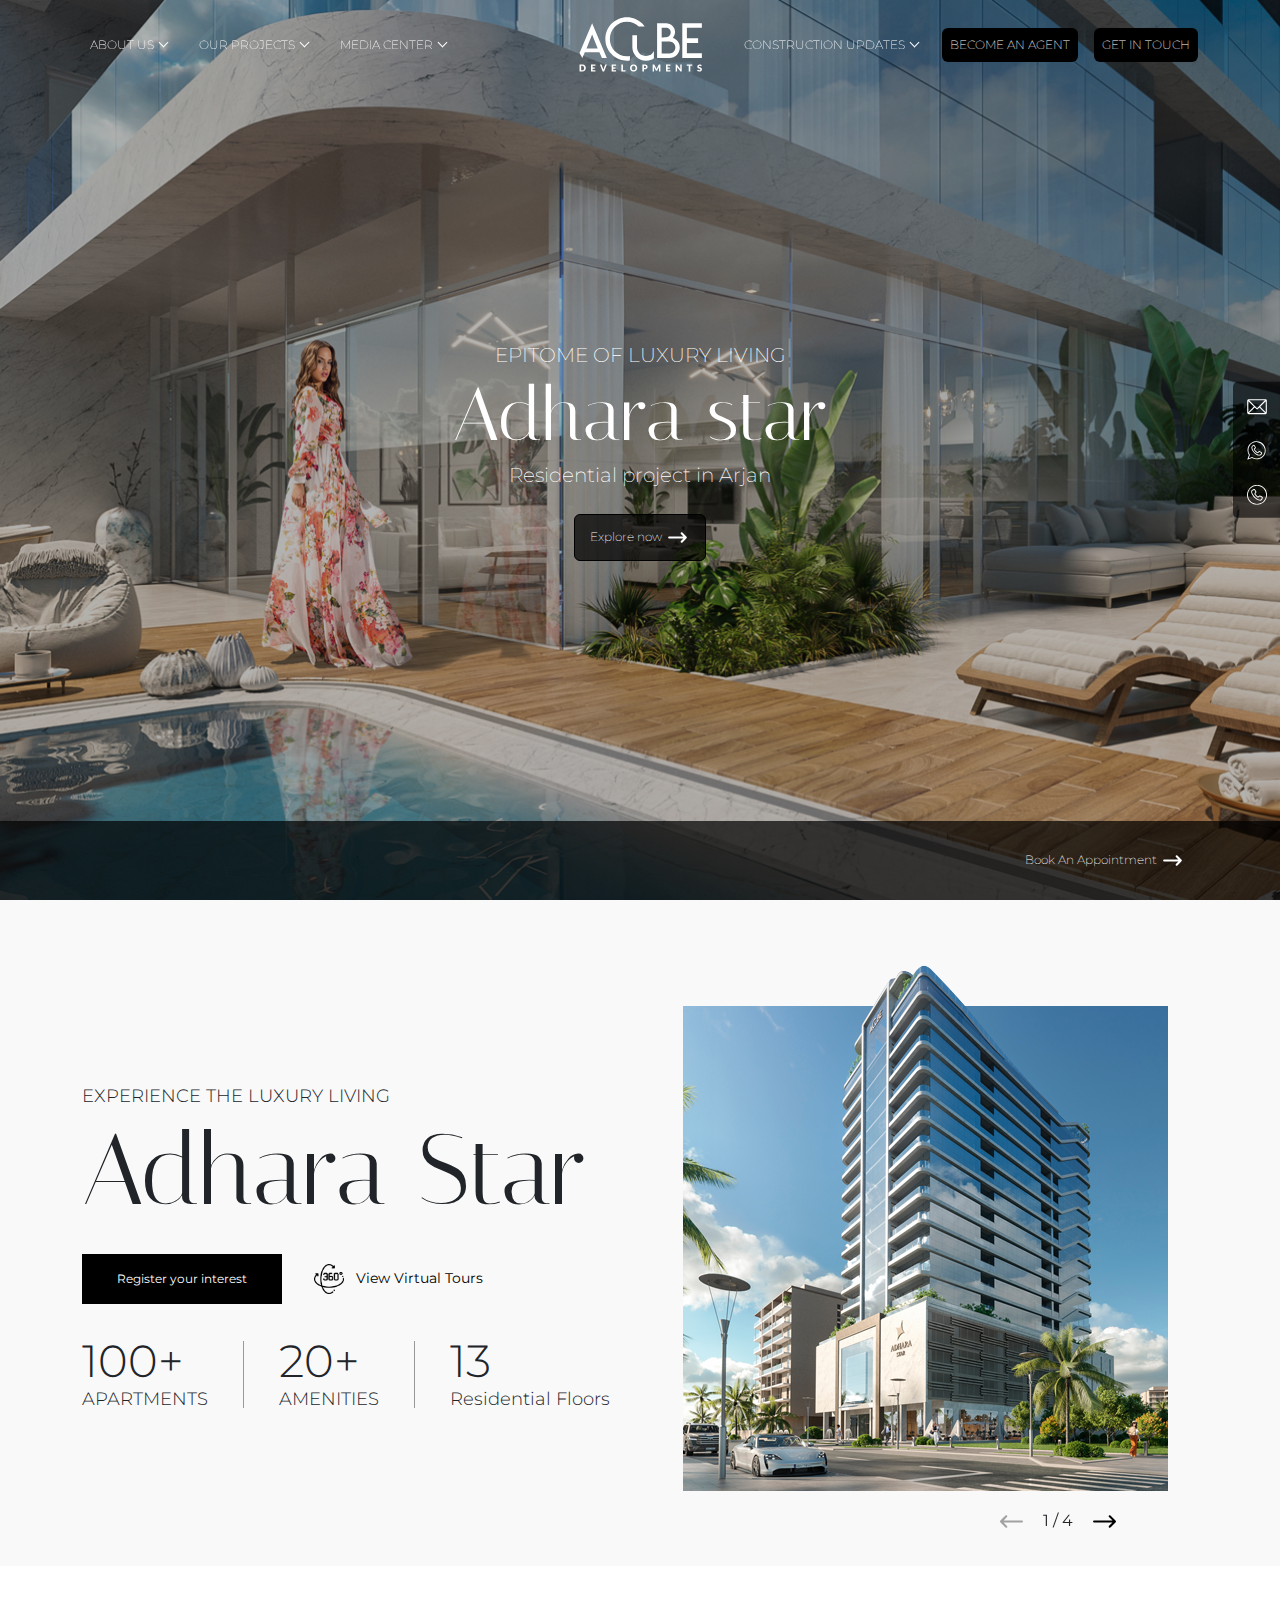
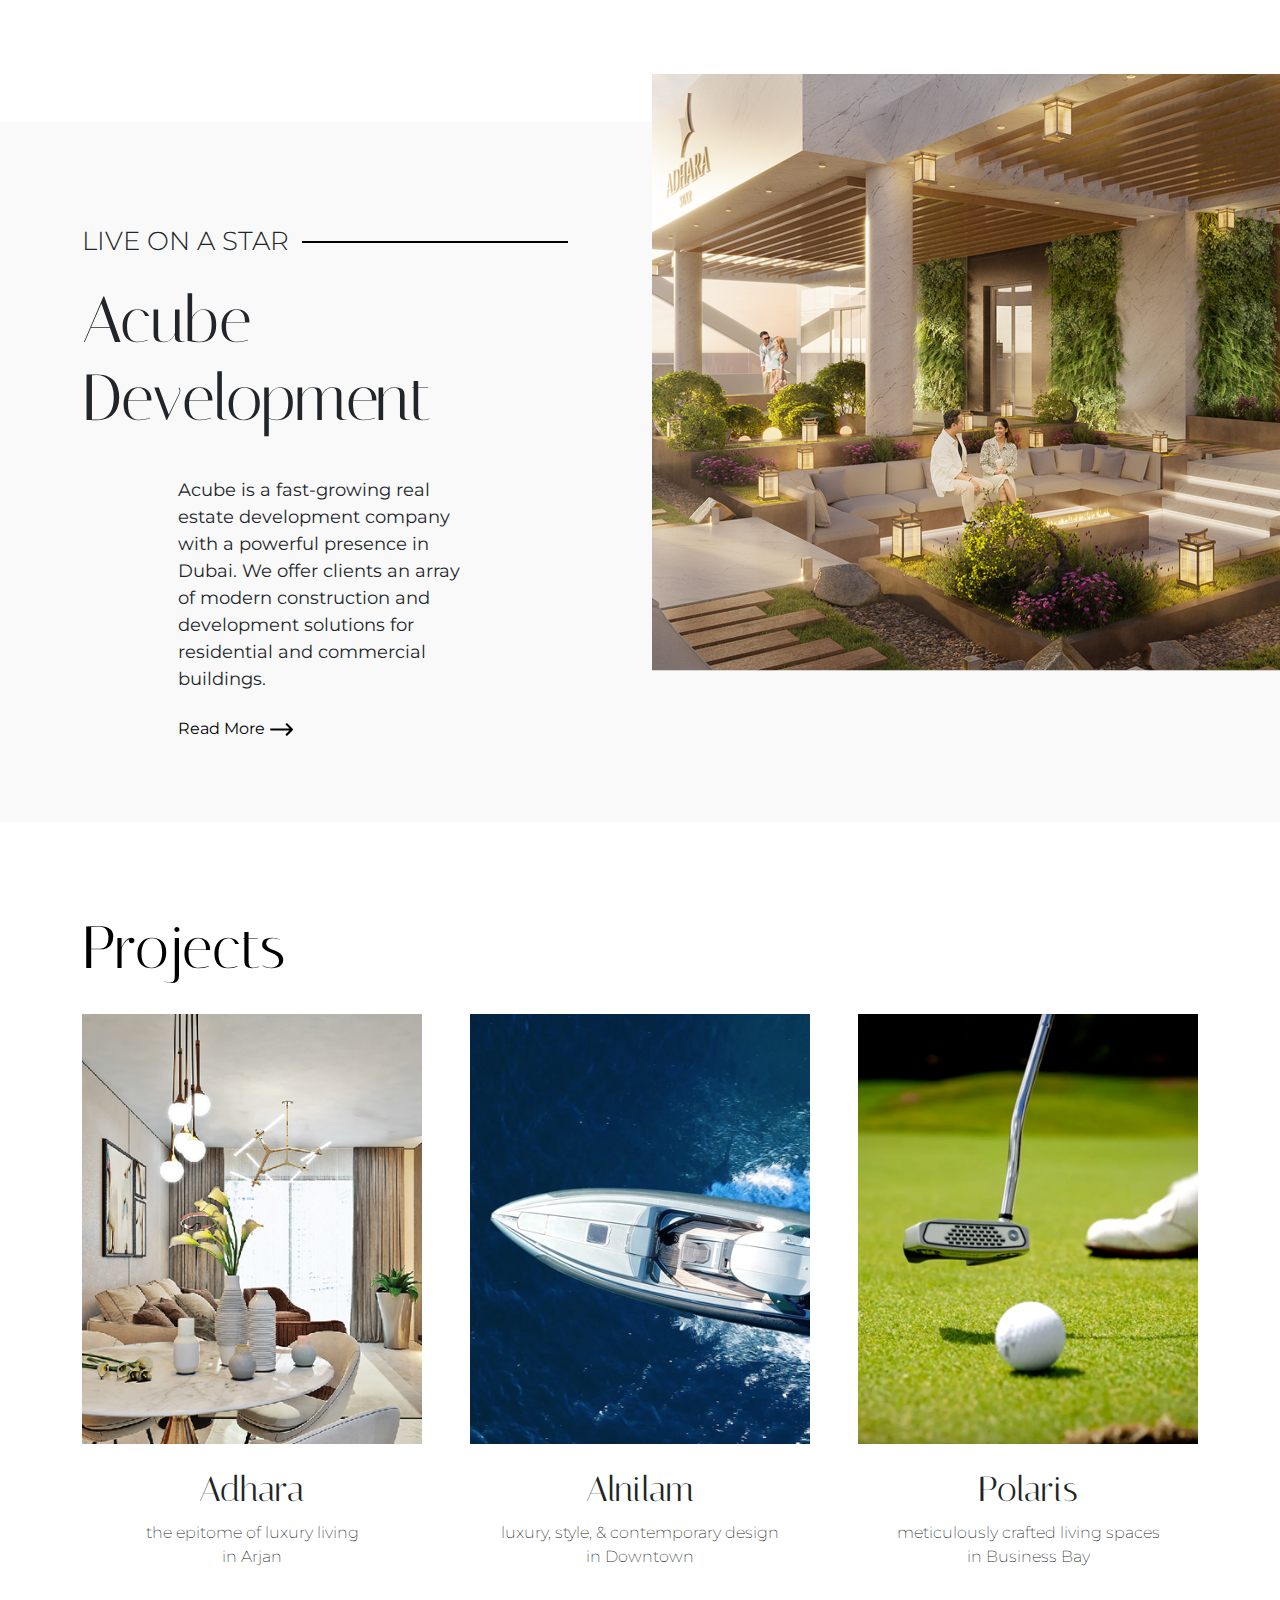
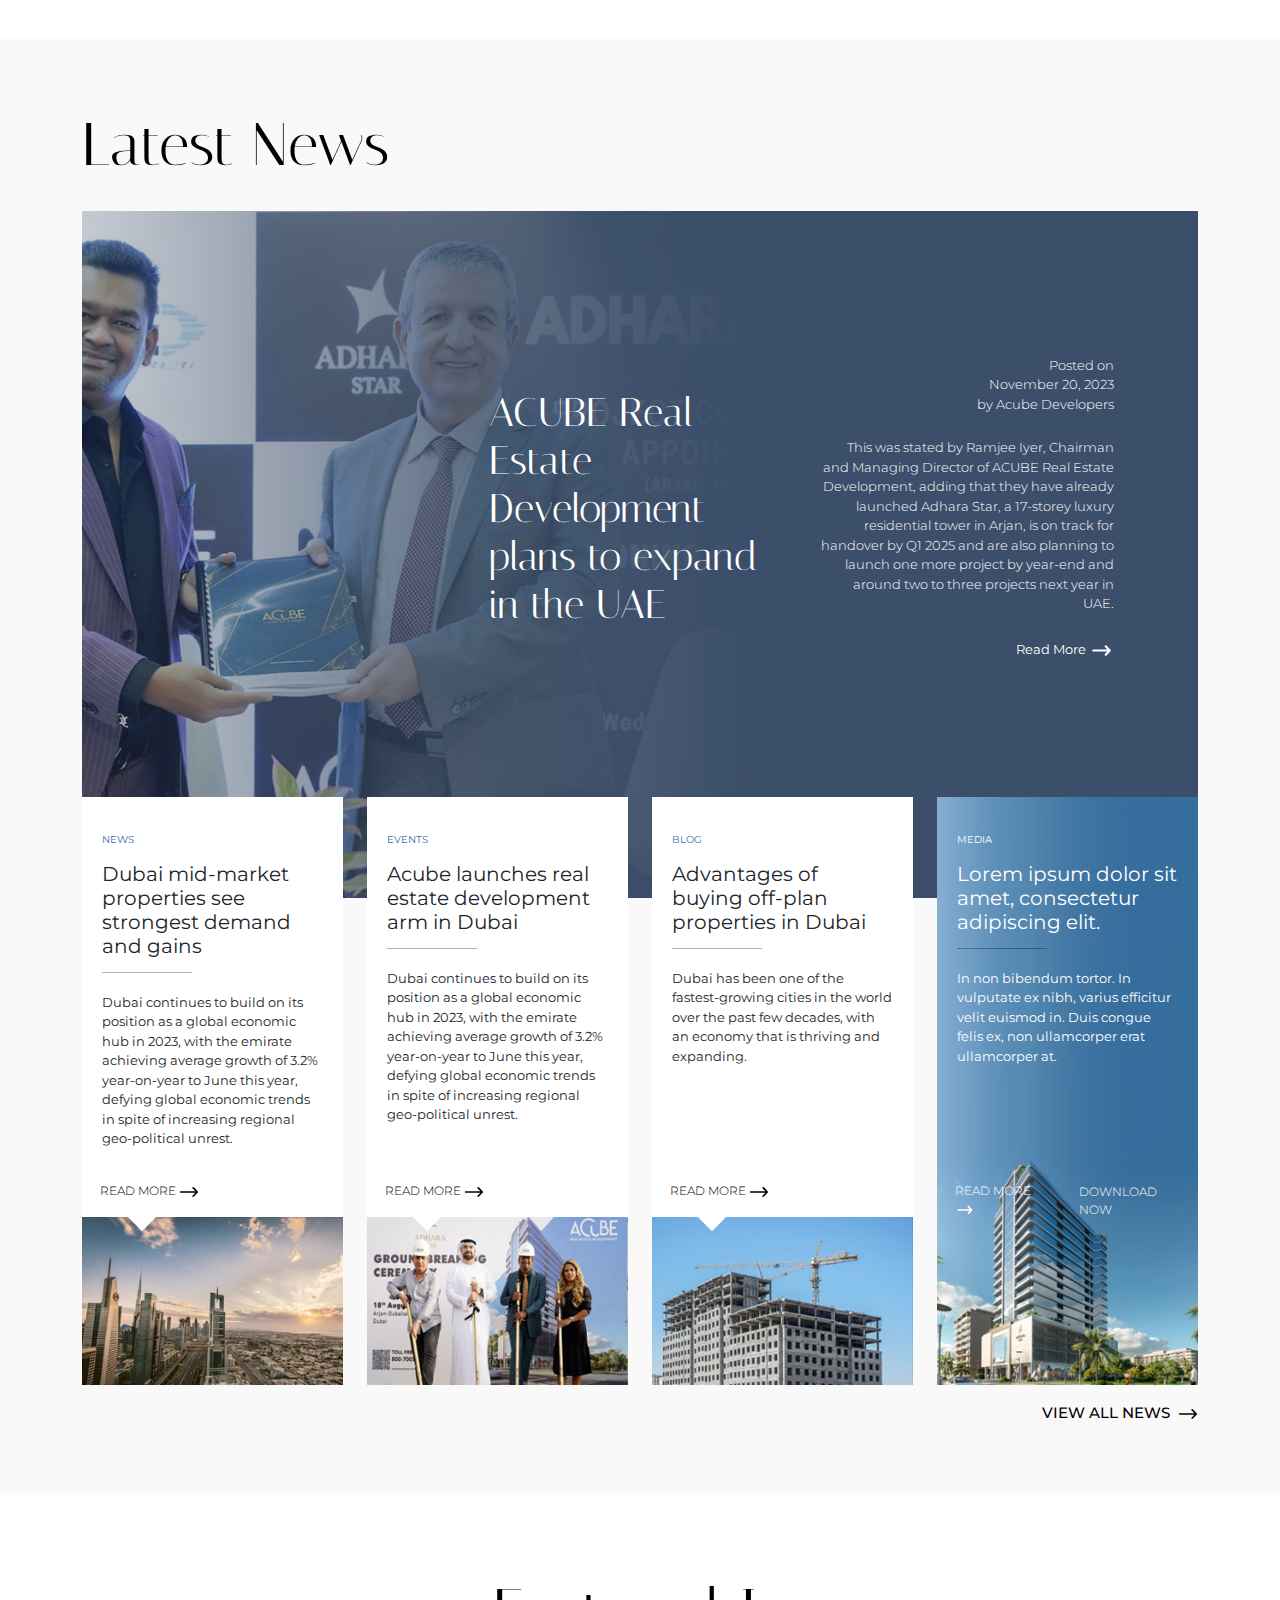
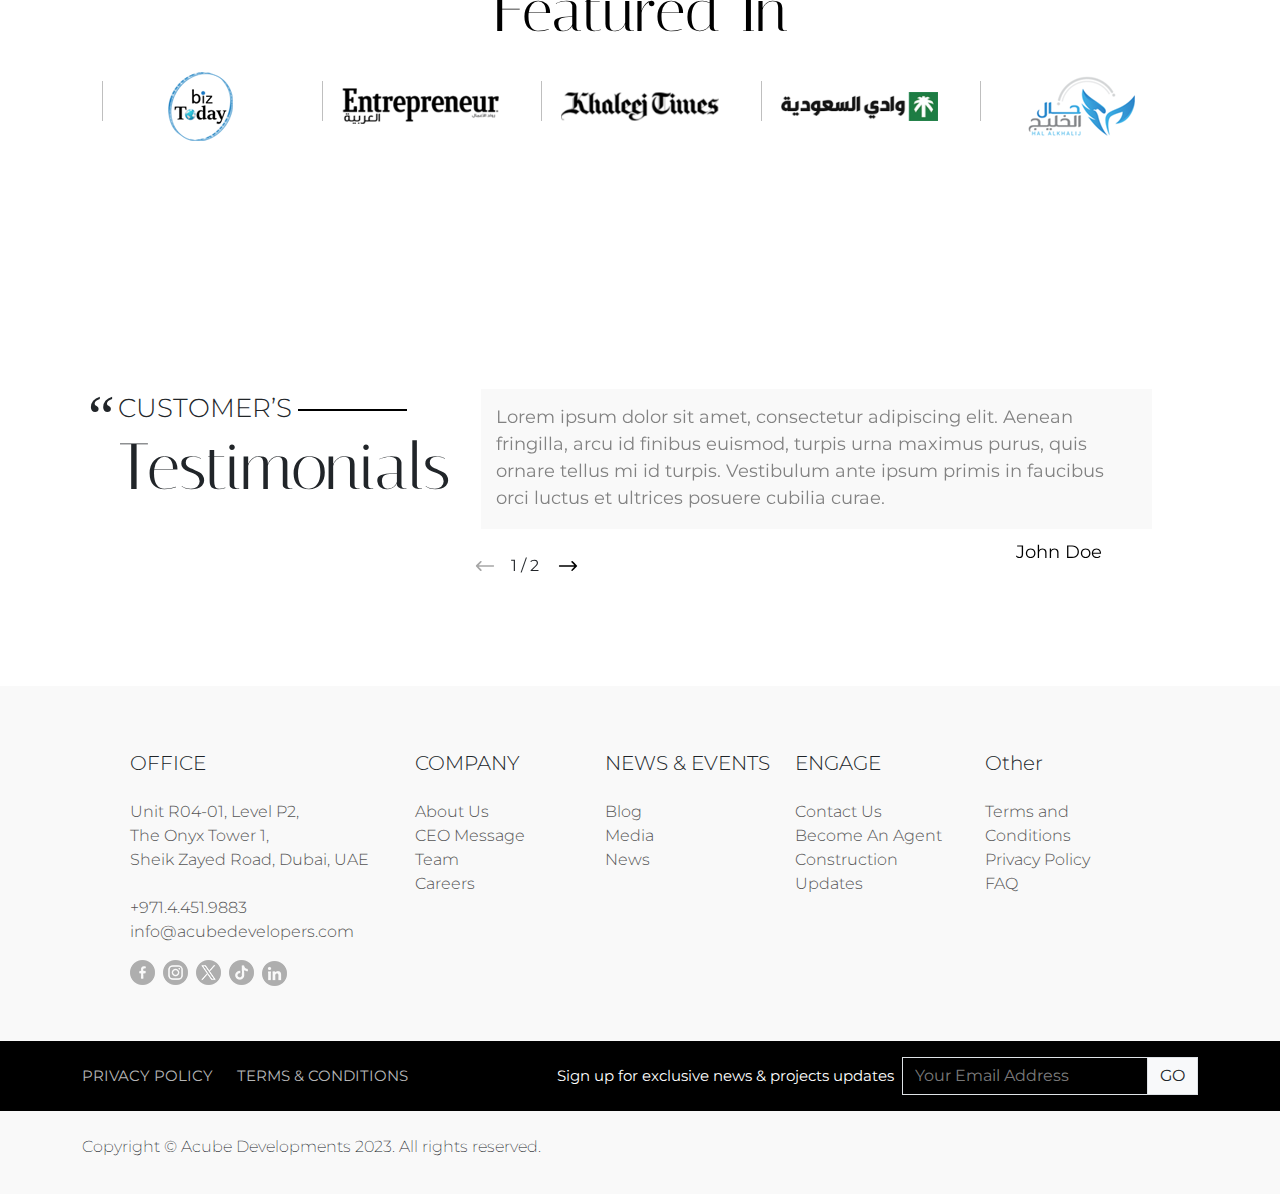
<file: index.html>
<!DOCTYPE html>
<html lang="en">

<head>
  <meta charset="UTF-8">
  <meta name="viewport" content="width=device-width, initial-scale=1.0">
  <meta http-equiv="X-UA-Compatible" content="ie=edge">
  <title>ACUBE</title>
  <link rel='shortcut icon' href='assets/images/SVGs/favicon.ico' type='image/x-icon'>
  <link rel="stylesheet" href="https://cdn.jsdelivr.net/npm/bootstrap@5.3.2/dist/css/bootstrap.min.css">
  <link rel="stylesheet" href="assets/vendor/Swiper-slider/css/swiper-bundle.min.css">
  <link rel="preconnect" href="https://fonts.googleapis.com">
  <link rel="preconnect" href="https://fonts.gstatic.com" crossorigin>
  <link
    href="https://fonts.googleapis.com/css2?family=Italiana&family=Montserrat:wght@200;300;400;500;600;700;800;900&display=swap"
    rel="stylesheet">
  <link rel="stylesheet" href="assets/css/style.css">
</head>

<body>
  <!-- all codes for ===***header***=== starts from here -->
  <header class="header" id="header">
    <div class="container csm">
      <nav class="navbar navbar-expand-xl">
        <a class="navbar-brand d-xl-none" href="index.html">
          <img src="assets/images/SVGs/logo_WHITE.svg" alt="logo" class="img-fluid">
        </a>

        <button id="trigger" class="navbar-toggler p-2 py-1" type="button">
          <img width="45" src="assets/images/SVGs/menu.svg" alt="menu">
        </button>

        <div class="navbar-collapse hide collapse-res-nav" id="mainNav">
          <ul
            class="navbar-nav position-relative align-items-xl-center flex-grow-1 mb-2 mb-lg-0 justify-content-between d-lg-flex">
            <li>
              <ul class="p-0 d-xl-flex">
                <li class="nav-item dropdown me-3">
                  <a class="nav-link dropdown-toggle" href="#" role="button" data-bs-toggle="dropdown"
                    aria-expanded="false">
                    ABOUT US
                  </a>
                  <ul class="dropdown-menu bg-black p-1 rounded-0">
                    <li><a class="text-white dropdown-item" href="#">Action</a></li>
                    <li><a class="text-white dropdown-item" href="#">Another action</a></li>
                  </ul>
                </li>
                <li class="nav-item dropdown me-3">
                  <a class="nav-link dropdown-toggle" href="#" role="button" data-bs-toggle="dropdown"
                    aria-expanded="false">
                    OUR PROJECTS
                  </a>
                  <ul class="dropdown-menu bg-black p-1 rounded-0">
                    <li><a class="text-white dropdown-item" href="#">Action 3</a></li>
                    <li><a class="text-white dropdown-item" href="#">Another 4 action</a></li>
                  </ul>
                </li>
                <li class="nav-item dropdown">
                  <a class="nav-link dropdown-toggle" href="#" role="button" data-bs-toggle="dropdown"
                    aria-expanded="false">
                    MEDIA CENTER
                  </a>
                  <ul class="dropdown-menu bg-black p-1 rounded-0">
                    <li><a class="text-white dropdown-item" href="#">5 Action</a></li>
                    <li><a class="text-white dropdown-item" href="#">6 Another action</a></li>
                  </ul>
                </li>
              </ul>
            </li>

            <li class="lg-logo d-none d-xl-inline-block">
              <a href="index.html">
                <img src="assets/images/SVGs/logo_WHITE.svg" alt="logo" class="img-fluid">
              </a>
            </li>

            <li>
              <ul class="p-0 d-xl-flex">
                <li class="nav-item dropdown">
                  <a class="nav-link dropdown-toggle" href="#" role="button" data-bs-toggle="dropdown"
                    aria-expanded="false">
                    CONSTRUCTION UPDATES
                  </a>
                  <ul class="dropdown-menu bg-black p-1 rounded-0">
                    <li><a class="text-white dropdown-item" href="#">7 Action</a></li>
                    <li><a class="text-white dropdown-item" href="#">8 8Another action</a></li>
                  </ul>
                </li>
                <li class="nav-item dropdown ms-xl-3 mb-1 mb-xl-0">
                  <a class="nav-link bg-black rounded" href="#">
                    BECOME AN AGENT
                  </a>
                </li>
                <li class="nav-item dropdown ms-xl-3">
                  <button type="button" class="nav-link bg-black rounded" data-bs-toggle="modal"
                    data-bs-target="#getInTouch">
                    GET IN TOUCH
                  </button>
                </li>
              </ul>
            </li>
          </ul>
          <span id="closer" class="text-white position-absolute top-0 end-0 px-3 py-2 d-xl-none">X</span>
        </div>
      </nav>
    </div>
  </header>
  <!-- all codes for ===***header***=== ended -->

  <div class="side-nav">
    <div class="position-relative wrap">
      <ul class="p-0 text-center">
        <li>
          <a href="#">
            <img width="20" src="assets/images/SVGs/mail-icon_white.svg" alt="a">
          </a>
          <span class="ttip">Inquiry</span>
        </li>
        <li>
          <a href="#">
            <img width="23" src="assets/images/SVGs/whatsapp_white.svg" alt="a">
          </a>
          <span class="ttip">Whatsapp</span>
        </li>
        <li>
          <a href="#">
            <img width="20" src="assets/images/SVGs/call_white.svg" alt="a">
          </a>
          <span class="ttip">Call Us</span>
        </li>
      </ul>
    </div>
  </div>

  <main>
    <!-- all codes for ===***banner***=== starts from here -->
    <section class="banner home">
      <div class="content-wrapper">
        <p class="heading">epitome of luxury living</p>
        <h3 class="title">Adhara star</h3>
        <p class="sub pb-4">Residential project in Arjan</p>
        <a href="#" class="btn btn-expo">Explore now <img width="25" src="assets/images/SVGs/right-arrow-w.svg"
            alt="ar"></a>
      </div>
      <div class="bottom-part">
        <div class="container csm text-end">
          <button type="button" class="text-white btn book" data-bs-toggle="modal" data-bs-target="#bookAppoinment">
            Book An Appointment <img width="25" src="assets/images/SVGs/right-arrow-w.svg" alt="ar">
          </button>
        </div>
      </div>
    </section>
    <!-- all codes for ===***banner***=== ended -->


    <!-- all codes for ===***view-cate***=== starts from here -->
    <section class="view-cate">
      <div class="container csm">
        <div class="row g-4 align-items-center">
          <div class="col-md-6">
            <p class="mini-heading">Experience the luxury living</p>
            <h2 class="title">Adhara Star</h2>
            <div class="d-flex align-items-center pt-4 py-3">
              <div>
                <a href="#" class="d-inline-block text-center int-b bg-black text-white"
                  style="font-size: 12px;">Register
                  your interest</a>
              </div>
              <div>
                <a href="#" class="d-inline-block text-center text-black ms-xl-3 px-3 py-2" style="font-size: 14px;">
                  <img width="30" src="assets/images/360-degrees.png" alt="360">
                  <span class="ms-md-2">View Virtual
                    Tours</span>
                </a>
              </div>
            </div>
            <div class="d-flex pt-3">
              <div class="txt">
                <p class="number">100+</p>
                <p class="text">APARTMENTS</p>
              </div>
              <div class="vr"></div>
              <div class="txt">
                <p class="number">20+</p>
                <p class="text">AMENITIES</p>
              </div>
              <div class="vr"></div>
              <div class="txt">
                <p class="number">13</p>
                <p class="text">Residential Floors</p>
              </div>
            </div>
          </div>
          <div class="col-md-6">
            <div class="swiper mySwiper number-slider">
              <div class="swiper-wrapper">
                <div class="swiper-slide">
                  <img src="assets/images/home/exp-sli.png" alt="slideim" class="img-fluid">
                </div>
                <div class="swiper-slide">
                  <img src="assets/images/home/exp-sli.png" alt="slideim" class="img-fluid">
                </div>
                <div class="swiper-slide">
                  <img src="assets/images/home/exp-sli.png" alt="slideim" class="img-fluid">
                </div>
                <div class="swiper-slide">
                  <img src="assets/images/home/exp-sli.png" alt="slideim" class="img-fluid">
                </div>
              </div>
              <div class="swiper-button-next">
                <img width="25" src="assets/images/SVGs/right-arrow.svg" alt="s">
              </div>
              <div class="swiper-button-prev">
                <img width="25" src="assets/images/SVGs/right-arrow.svg" alt="s" style="transform: rotate(180deg);">
              </div>
              <div class="swiper-pagination"></div>
            </div>
          </div>
        </div>
      </div>
    </section>
    <!-- all codes for ===***view-cate***=== ended -->


    <!-- all codes for ===***development***=== starts from here -->
    <section class="development overflow-hidden">
      <div class="container-fluid">
        <div class="row justify-content-end">
          <div class="col-6 pe-0">
            <div class="py-5 d-none d-lg-block position-relative">
              <img class="position-absolute" src="assets/images/home/development.png" alt="d">
            </div>
          </div>
        </div>
      </div>
      <div class="b-wrapper">
        <div class="container csm">
          <div class="row g-4 gx-xl-5">
            <div class="col-lg-6">
              <div class="text pe-xl-5">
                <div class="mh-wrap">
                  <p class="mini-heading">
                    Live On A Star
                  </p>
                </div>
                <h2 class="title">Acube Development</h2>
                <div class="px-lg-5">
                  <p class="para px-xl-5">Acube is a fast-growing real estate development company with a powerful
                    presence
                    in
                    Dubai. We offer
                    clients
                    an array of modern construction and development solutions for residential and commercial buildings.
                  </p>
                  <a href="#" class="d-inline-block mt-4 ps-xl-5">Read More <img width="25"
                      src="assets/images/SVGs/right-arrow.svg" alt="s"></a>
                </div>
              </div>
            </div>
            <div class="col-lg-6 d-lg-none">
              <img src="assets/images/home/development.png" alt="d" class="img-fluid">
            </div>
          </div>
        </div>
      </div>
    </section>
    <!-- all codes for ===***development***=== ended -->


    <!-- all codes for ===***projects***=== starts from here -->
    <section class="projects">
      <div class="container csm">
        <h4 class="section-header">Projects</h4>
        <div class="row g-xl-5 g-4">
          <div class="col-md-6 col-lg-4">
            <a href="#">
              <div class="text-center im-wrap">
                <img src="assets/images/home/room.png" alt="im" class="img-fluid">
              </div>
            </a>

            <div class="text">
              <h4>Adhara</h4>
              <p>the epitome of luxury living <br> in Arjan</p>
            </div>
          </div>
          <div class="col-md-6 col-lg-4">
            <a href="#">
              <div class="text-center im-wrap">
                <img src="assets/images/home/shep.png" alt="im" class="img-fluid">
              </div>
            </a>

            <div class="text">
              <h4>Alnilam</h4>
              <p>luxury, style, & contemporary design <br>in Downtown</p>
            </div>
          </div>
          <div class="col-md-6 col-lg-4">
            <a href="#">
              <div class="text-center im-wrap">
                <img src="assets/images/home/golf.png" alt="im" class="img-fluid">
              </div>
            </a>

            <div class="text">
              <h4>Polaris</h4>
              <p>meticulously crafted living spaces <br> in Business Bay</p>
            </div>
          </div>
        </div>
      </div>
    </section>
    <!-- all codes for ===***projects***=== ended -->

    <!-- all codes for ===***latest-news***=== starts from here -->
    <section class="latest-news">
      <div class="container csm">
        <h4 class="section-header">Latest News</h4>
      </div>
      <div class="container">
        <div class="wrapp-news">
          <div class="row justify-content-end">
            <div class="col-lg-8">
              <div class="row g-4 align-items-center">
                <div class="col-xl-6">
                  <h3>
                    ACUBE Real Estate Development plans to expand in the UAE
                  </h3>
                </div>
                <div class="col-xl-6 text-md-end px-xl-3">
                  <p>
                    Posted on <br>
                    November 20, 2023 <br>
                    by Acube Developers
                  </p>
                  <br>
                  <p>
                    This was stated by Ramjee Iyer, Chairman and
                    Managing Director of ACUBE Real Estate Development,
                    adding that they have already launched Adhara Star, a
                    17-storey luxury residential tower in Arjan, is on track for
                    handover by Q1 2025 and are also planning to launch
                    one more project by year-end and around two to three
                    projects next year in UAE.
                  </p>
                  <a href="#" class="d-inline-block text-white mt-4 ps-xl-5" style="font-size: 13px;">Read More <img
                      width="25" src="assets/images/SVGs/right-arrow-w.svg" alt="s"></a>
                </div>
              </div>
            </div>
          </div>
        </div>
      </div>

      <div class="news-section">
        <div class="container csm">
          <div class="row g-4">
            <div class="col-md-6 col-lg-4 col-xl-3">
              <div class="news-card">
                <div class="text">
                  <p class="mini-title">news</p>
                  <h4 class="heading">Dubai mid-market properties see strongest demand and gains</h4>
                  <div class="para-r">
                    <p class="para">Dubai continues to build on its position as a global economic hub in 2023, with the
                      emirate achieving average growth of 3.2% year-on-year to June this year, defying global economic
                      trends in spite of increasing regional geo-political unrest. </p>
                  </div>
                </div>
                <a href="#">READ MORE <img width="20" src="assets/images/SVGs/right-arrow.svg" alt="s"></a>
                <div class="image">
                  <img src="assets/images/home/n1.png" alt="ima" class="img-fluid w-100">
                </div>
              </div>
            </div>
            <div class="col-md-6 col-lg-4 col-xl-3">
              <div class="news-card">
                <div class="text">
                  <p class="mini-title">Events</p>
                  <h4 class="heading">Acube launches real estate development arm in Dubai
                  </h4>
                  <div class="para-r">
                    <p class="para">Dubai continues to build on its position as a global economic hub in 2023, with the
                      emirate achieving average growth of 3.2% year-on-year to June this year, defying global economic
                      trends in spite of increasing regional geo-political unrest. </p>
                  </div>
                </div>
                <a href="#">READ MORE <img width="20" src="assets/images/SVGs/right-arrow.svg" alt="s"></a>
                <div class="image">
                  <img src="assets/images/home/n2.png" alt="ima" class="img-fluid w-100">
                </div>
              </div>
            </div>
            <div class="col-md-6 col-lg-4 col-xl-3">
              <div class="news-card">
                <div class="text">
                  <p class="mini-title">Blog</p>
                  <h4 class="heading">Advantages of buying off-plan properties in Dubai
                  </h4>
                  <div class="para-r">
                    <p class="para">Dubai has been one of the fastest-growing cities in the world over the past few
                      decades, with an economy that is thriving and expanding. </p>
                  </div>
                </div>
                <a href="#">READ MORE <img width="20" src="assets/images/SVGs/right-arrow.svg" alt="s"></a>
                <div class="image">
                  <img src="assets/images/home/n3.png" alt="ima" class="img-fluid w-100">
                </div>
              </div>
            </div>
            <div class="col-md-6 col-lg-4 col-xl-3">
              <div class="news-card colored">
                <div class="text">
                  <p class="mini-title text-white">Media</p>
                  <h4 class="heading">Lorem ipsum dolor sit amet, consectetur adipiscing elit. </h4>
                  <div class="para-r">
                    <p class="para">In non bibendum tortor. In vulputate ex nibh, varius efficitur velit euismod in.
                      Duis
                      congue felis ex, non ullamcorper erat ullamcorper at.</p>
                  </div>

                </div>
                <div class="d-flex align-items-center">
                  <a href="#">READ MORE <img width="20" src="assets/images/SVGs/right-arrow-w.svg" alt="s"></a>
                  <a href="#">DOWNLOAD NOW</a>
                </div>
                <div class="py-5"></div>
              </div>
            </div>
          </div>
          <div class="text-end pt-3">
            <a href="#" class="text-black" style="font-size: 15px;font-weight: 500;">VIEW ALL NEWS<img class="ms-2"
                width="20" src="assets/images/SVGs/right-arrow.svg" alt="s"></a>
          </div>

        </div>
      </div>
    </section>
    <!-- all codes for ===***latest-news***=== ended -->


    <!-- featured-in -->
    <section class="featured-in">
      <div class="container">
        <h3 class="section-header pb-4 text-center">Featured In</h3>
        <div class="swiper featureSlider number-slider">
          <div class="swiper-wrapper">
            <div class="swiper-slide">
              <img class="img-fluid" src="assets/images/featured/1.png" alt="a">
            </div>
            <div class="swiper-slide">
              <img class="img-fluid" src="assets/images/featured/2.png" alt="a">
            </div>
            <div class="swiper-slide">
              <img class="img-fluid" src="assets/images/featured/3.png" alt="a">
            </div>
            <div class="swiper-slide">
              <img class="img-fluid" src="assets/images/featured/4.png" alt="a">
            </div>
            <div class="swiper-slide">
              <img class="img-fluid" src="assets/images/featured/5.png" alt="a">
            </div>
          </div>
          <div class="swiper-pagination"></div>
        </div>
      </div>
    </section>
    <!-- featured-in -->

    <!-- our team -->
    <div class="feedback">
      <div class="py-3 py-xl-4"></div>
      <div class="container csm px-xl-5">
        <div class="row g-3">
          <div class="col-md-5 col-xl-4">
            <div class="com">
              <div class="sec-header me-5">
                <p>Customer’s</p>
              </div>
              <h2>Testimonials</h2>
            </div>
          </div>
          <div class="col-md-7 col-xl-8">
            <div class="swiper testimonial number-slider">
              <div class="swiper-wrapper">
                <div class="swiper-slide">
                  <div class="text-start parag">
                    <p>
                      Lorem ipsum dolor sit amet, consectetur adipiscing elit. Aenean fringilla, arcu id finibus
                      euismod, turpis urna maximus purus, quis ornare tellus mi id turpis. Vestibulum ante ipsum primis
                      in faucibus orci luctus et ultrices posuere cubilia curae.
                    </p>
                  </div>
                  <div class="text-end name">
                    <p>John Doe</p>
                  </div>
                </div>
                <div class="swiper-slide">
                  <div class="text-start parag">
                    <p>
                      Lorem ipsum dolor sit amet, consectetur adipiscing elit. Aenean fringilla, arcu id finibus
                      euismod, turpis urna maximus purus, quis ornare tellus mi id turpis. Vestibulum ante ipsum primis
                      in faucibus orci luctus et ultrices posuere cubilia curae.
                    </p>
                  </div>
                  <div class="text-end name">
                    <p>John Doe</p>
                  </div>
                </div>
              </div>
              <div class="swiper-button-next">
                <img width="20" src="assets/images/SVGs/right-arrow.svg" alt="s">
              </div>
              <div class="swiper-button-prev">
                <img width="20" src="assets/images/SVGs/right-arrow.svg" alt="s" style="transform: rotate(180deg);">
              </div>
              <div class="swiper-pagination"></div>
            </div>
          </div>
        </div>
      </div>
    </div>
  </main>

  <!-- footer -->
  <footer class="footer">
    <div class="topper">
      <div class="container">
        <div class="row gy-5 justify-content-xl-center">
          <div class="col-md-6 col-lg-4 col-xl-3">
            <h3>OFFICE</h3>
            <p>Unit R04-01, Level P2, <br>
              The Onyx Tower 1, <br>
              Sheik Zayed Road, Dubai, UAE <br>
              <br>
              +971.4.451.9883 <br>
              info@acubedevelopers.com
            </p>
            <ul class="p-0 pt-3 d-flex align-items-center">
              <li>
                <a href="#">
                  <img src="assets/images/social/facebook.png" alt="a">
                </a>
              </li>
              <li class="ms-2">
                <a href="#">
                  <img src="assets/images/social/instagram.png" alt="a">
                </a>
              </li>
              <li class="ms-2">
                <a href="#">
                  <img src="assets/images/social/twitter.png" alt="a">
                </a>
              </li>
              <li class="ms-2">
                <a href="#">
                  <img src="assets/images/social/tiktok.png" alt="a">
                </a>
              </li>
              <li class="ms-2">
                <a href="#">
                  <img src="assets/images/social/linkedin.png" alt="a">
                </a>
              </li>
            </ul>
          </div>
          <div class="col-6 col-lg-4 col-xl-2">
            <h3>COMPANY</h3>
            <ul class="p-0">
              <li><a href="#">About Us</a></li>
              <li><a href="#">CEO Message</a></li>
              <li><a href="#">Team</a></li>
              <li><a href="#">Careers</a></li>
            </ul>
          </div>
          <div class="col-6 col-lg-4 col-xl-2">
            <h3>NEWS & EVENTS</h3>
            <ul class="p-0">
              <li><a href="#">Blog</a></li>
              <li><a href="#">Media</a></li>
              <li><a href="#">News</a></li>
            </ul>
          </div>
          <div class="col-6 col-lg-4 col-xl-2">
            <h3>ENGAGE</h3>
            <ul class="p-0">
              <li><a href="#">Contact Us</a></li>
              <li><a href="#">Become An Agent</a></li>
              <li><a href="#">Construction Updates</a></li>
            </ul>
          </div>
          <div class="col-6 col-lg-4 col-xl-2">
            <h3>Other</h3>
            <ul class="p-0">
              <li><a href="#">Terms and Conditions</a></li>
              <li><a href="#">Privacy Policy</a></li>
              <li><a href="#">FAQ</a></li>
            </ul>
          </div>
        </div>
      </div>
    </div>

    <div class="middle bg-black py-3">
      <div class="container csm">
        <div class="d-lg-flex justify-content-between">
          <ul class="d-md-flex align-items-center p-0">
            <li class="me-4"><a href="#" style="font-size: 15px;color: #b6b6b6;">PRIVACY POLICY</a></li>
            <li><a href="#" style="font-size: 15px;color: #b6b6b6;">TERMS & CONDITIONS</a></li>
          </ul>

          <div class="d-md-flex align-items-center pt-3 pt-md-0">
            <p class="text-white text-nowrap pe-md-2 pb-2 pb-md-0" style="font-size: 15px;">Sign up for exclusive news &
              projects updates
            </p>
            <div class="input-group">
              <input type="text" class="form-control email-sub text-white rounded-0" style="background: transparent;"
                placeholder="Your Email Address" aria-label="Your Email Address" aria-describedby="basic-addon2">
              <div class="input-group-append">
                <button class="input-group-text rounded-0" id="basic-addon2">GO</button>
              </div>
            </div>
          </div>
        </div>
      </div>
    </div>

    <div class="bottom pt-4">
      <div class="container csm">
        <div class="d-md-flex align-items-center justify-content-between">
          <p class="pb-2 pb-md-0" style="font-weight: 15;font-weight: 200;">Copyright © Acube Developments 2023. All
            rights
            reserved.</p>
        </div>
      </div>
    </div>
  </footer>
  <!-- footer ended -->

  <!-- all modal -->
  <!-- get in touch Modal -->
  <div class="touch-modal">
    <div class="modal fade" id="getInTouch" tabindex="-1" aria-labelledby="getInTouchLabel" aria-hidden="true">
      <div class="modal-dialog modal-dialog-centered">
        <div class="modal-content rounded-0" style="max-width: 425px;">
          <div class="modal-header pb-0 border-0">
            <h1 class="modal-title fs-5" id="getInTouchLabel"></h1>
            <button type="button" class="btn-close border" data-bs-dismiss="modal" aria-label="Close"></button>
          </div>
          <div class="modal-body p-4">
            <h2 style="font-weight: 300;font-size: 20px;padding-bottom: 20px;">GET IN TOUCH </h2>
            <form>
              <input type="text" class="form-control rounded-0 mb-3" placeholder="Full Name">

              <div class="input-group mb-3 rounded-0">
                <span class="input-group-text rounded-0" id="basic-addon1">
                  <div class="dropdown rounded-0 p-0">
                    <a class="btn rounded-0 p-0 dropdown-toggle d-flex align-items-center" href="#" role="button"
                      data-bs-toggle="dropdown" aria-expanded="false">
                      <img class="me-2" src="assets/images/flags/flag-1.png" alt="uae">971
                    </a>

                    <ul class="dropdown-menu">
                      <li><a class="dropdown-item" href="#"> <img class="me-2" src="assets/images/flags/flag-1.png"
                            alt="uae">971</a></li>
                      <li><a class="dropdown-item" href="#"> <img class="me-2" src="assets/images/flags/flag-1.png"
                            alt="uae">972</a></li>
                      <li><a class="dropdown-item" href="#"> <img class="me-2" src="assets/images/flags/flag-1.png"
                            alt="uae">973</a></li>
                    </ul>
                  </div>
                </span>
                <input type="text" class="form-control rounded-0" aria-label="Username" aria-describedby="basic-addon1">
              </div>

              <input type="email" class="form-control rounded-0 mb-3" placeholder="Email">

              <select name="" id="" class="form-select mb-3 rounded-0">
                <option value="">Interested in?</option>
                <option value="">po1</option>
                <option value="">po2</option>
              </select>

              <div class="d-flex mb-3">
                <input type="checkbox" name="check" id="check">
                <label for="check" style="font-size: 11px;font-weight: 300; margin-left: 5px;">Keep me updated on news
                  and offer </label>
              </div>
              <p style="font-size: 11px;font-weight: 300; margin-bottom: 20px;">Please visit the <a href="#"
                  class="text-black">privacy policy</a> to
                understand how ACUBE
                handles your personal data.</p>
              <button type="button" type="submit" class="btn text-white py-2 rounded-0 w-100 bg-black"
                style="font-size: 13px;">
                SUBMIT
              </button>
            </form>
          </div>
        </div>
      </div>
    </div>
  </div>

  <!-- bookAppoinment modal -->
  <div class="bookAppoinment-modal">
    <div class="modal fade" id="bookAppoinment" tabindex="-1" aria-labelledby="bookAppoinmentLabel" aria-hidden="true">
      <div class="modal-dialog modal-dialog-centered">
        <div class="modal-content rounded-0" style="max-width: 425px;">
          <div class="modal-header pb-0 border-0">
            <h1 class="modal-title fs-5" id="bookAppoinmentLabel"></h1>
            <button type="button" class="btn-close border" data-bs-dismiss="modal" aria-label="Close"></button>
          </div>
          <div class="modal-body p-4">
            <h2 style="font-weight: 300;font-size: 20px;padding-bottom: 20px;">SCHEDULE A CALL
            </h2>
            <form>
              <input type="text" class="form-control rounded-0 mb-3" placeholder="Full Name">

              <div class="input-group mb-3 rounded-0">
                <span class="input-group-text rounded-0" id="basic-addon1">
                  <div class="dropdown rounded-0 p-0">
                    <a class="btn rounded-0 p-0 dropdown-toggle d-flex align-items-center" href="#" role="button"
                      data-bs-toggle="dropdown" aria-expanded="false">
                      <img class="me-2" src="assets/images/flags/flag-1.png" alt="uae">971
                    </a>

                    <ul class="dropdown-menu">
                      <li><a class="dropdown-item" href="#"> <img class="me-2" src="assets/images/flags/flag-1.png"
                            alt="uae">971</a></li>
                      <li><a class="dropdown-item" href="#"> <img class="me-2" src="assets/images/flags/flag-1.png"
                            alt="uae">972</a></li>
                      <li><a class="dropdown-item" href="#"> <img class="me-2" src="assets/images/flags/flag-1.png"
                            alt="uae">973</a></li>
                    </ul>
                  </div>
                </span>
                <input type="text" class="form-control rounded-0" aria-label="Username" aria-describedby="basic-addon1">
              </div>

              <input type="email" class="form-control rounded-0 mb-3" placeholder="Email">

              <div class="row g-1 pb-3">
                <div class="col-6">
                  <input type="date" class="form-control rounded-0" placeholder="Email">
                </div>
                <div class="col-6">
                  <select name="" id="" class="form-select rounded-0">
                    <option value="">Prefered Time(GST)</option>
                    <option value="">po1</option>
                    <option value="">po2</option>
                  </select>
                </div>
              </div>

              <div class="d-flex mb-3">
                <input type="checkbox" name="check" id="check3">
                <label for="check3" style="font-size: 11px;font-weight: 300; margin-left: 5px;">Keep me updated on
                  news
                  and offer </label>
              </div>

              <p style="font-size: 11px;font-weight: 300; margin-bottom: 20px;">Please visit the <a href="#"
                  class="text-black">privacy policy</a> to
                understand how ACUBE
                handles your personal data.</p>
              <button type="button" type="submit" class="btn text-white py-2 rounded-0 w-100 bg-black"
                style="font-size: 13px;">
                SUBMIT
              </button>
            </form>
          </div>
        </div>
      </div>
    </div>
  </div>

  <!-- register Modal -->
  <div class="register-modal">
    <div class="modal fade" id="register" tabindex="-1" aria-labelledby="registerLabel" aria-hidden="true">
      <div class="modal-dialog modal-dialog-centered">
        <div class="modal-content rounded-0" style="max-width: 850px;">
          <div class="modal-body p-0">
            <div class="row g-0">
              <div class="col-md-6 p-0 p-md-0">
                <div class="text-end">
                  <button type="button" class="btn-close m-1 border d-md-none" data-bs-dismiss="modal"
                    aria-label="Close"></button>
                </div>
                <img src="assets/images/register.png" alt="re" class="img-fluid w-100">
              </div>
              <div class="col-md-6 p-4">
                <div class="modal-header pb-0 border-0">
                  <h1 class="modal-title fs-5" id="registerLabel"></h1>
                  <button type="button" class="btn-close d-none d-md-inline-block border" data-bs-dismiss="modal"
                    aria-label="Close"></button>
                </div>
                <h2 style="font-weight: 300;font-size: 20px;padding-bottom: 20px;">Register your interest</h2>
                <form>
                  <input type="text" class="form-control rounded-0 mb-3" placeholder="Full Name">

                  <div class="input-group mb-3 rounded-0">
                    <span class="input-group-text rounded-0" id="basic-addon1">
                      <div class="dropdown rounded-0 p-0">
                        <a class="btn rounded-0 p-0 dropdown-toggle d-flex align-items-center" href="#" role="button"
                          data-bs-toggle="dropdown" aria-expanded="false">
                          <img class="me-2" src="assets/images/flags/flag-1.png" alt="uae">971
                        </a>

                        <ul class="dropdown-menu">
                          <li><a class="dropdown-item" href="#"> <img class="me-2" src="assets/images/flags/flag-1.png"
                                alt="uae">971</a></li>
                          <li><a class="dropdown-item" href="#"> <img class="me-2" src="assets/images/flags/flag-1.png"
                                alt="uae">972</a></li>
                          <li><a class="dropdown-item" href="#"> <img class="me-2" src="assets/images/flags/flag-1.png"
                                alt="uae">973</a></li>
                        </ul>
                      </div>
                    </span>
                    <input type="text" class="form-control rounded-0" aria-label="Username"
                      aria-describedby="basic-addon1">
                  </div>

                  <input type="email" class="form-control rounded-0 mb-3" placeholder="Email">

                  <select name="" id="" class="form-select mb-3 rounded-0">
                    <option value="">Select a Project</option>
                    <option value="">po1</option>
                    <option value="">po2</option>
                  </select>

                  <p style="font-size: 11px;font-weight: 300; margin-bottom: 20px;">
                    I agree to share my data with Acube Developers, and allow Acube Developers or its affiliates to
                    collect, control or process my data in order to communicate with me. Should I wish to unsubscribe,
                    I
                    will send an email to info@acube.ae. For more information on our Terms & Conditions, Please click
                    here.
                  </p>
                  <button type="button" type="submit" class="btn text-white py-2 rounded-0 w-100 bg-black"
                    style="font-size: 13px;">
                    SUBMIT
                  </button>
                </form>
              </div>
            </div>
          </div>
        </div>
      </div>
    </div>
  </div>

  <!-- all scripts are starts from here -->
  <script src="https://cdn.jsdelivr.net/npm/bootstrap@5.3.2/dist/js/bootstrap.bundle.min.js"></script>
  <script src="assets/vendor/Swiper-slider/js/swiper-bundle.min.js"></script>
  <script src="assets/js/custom.js"></script>
  <!-- .........script ended............. -->
</body>

</html>
</file>
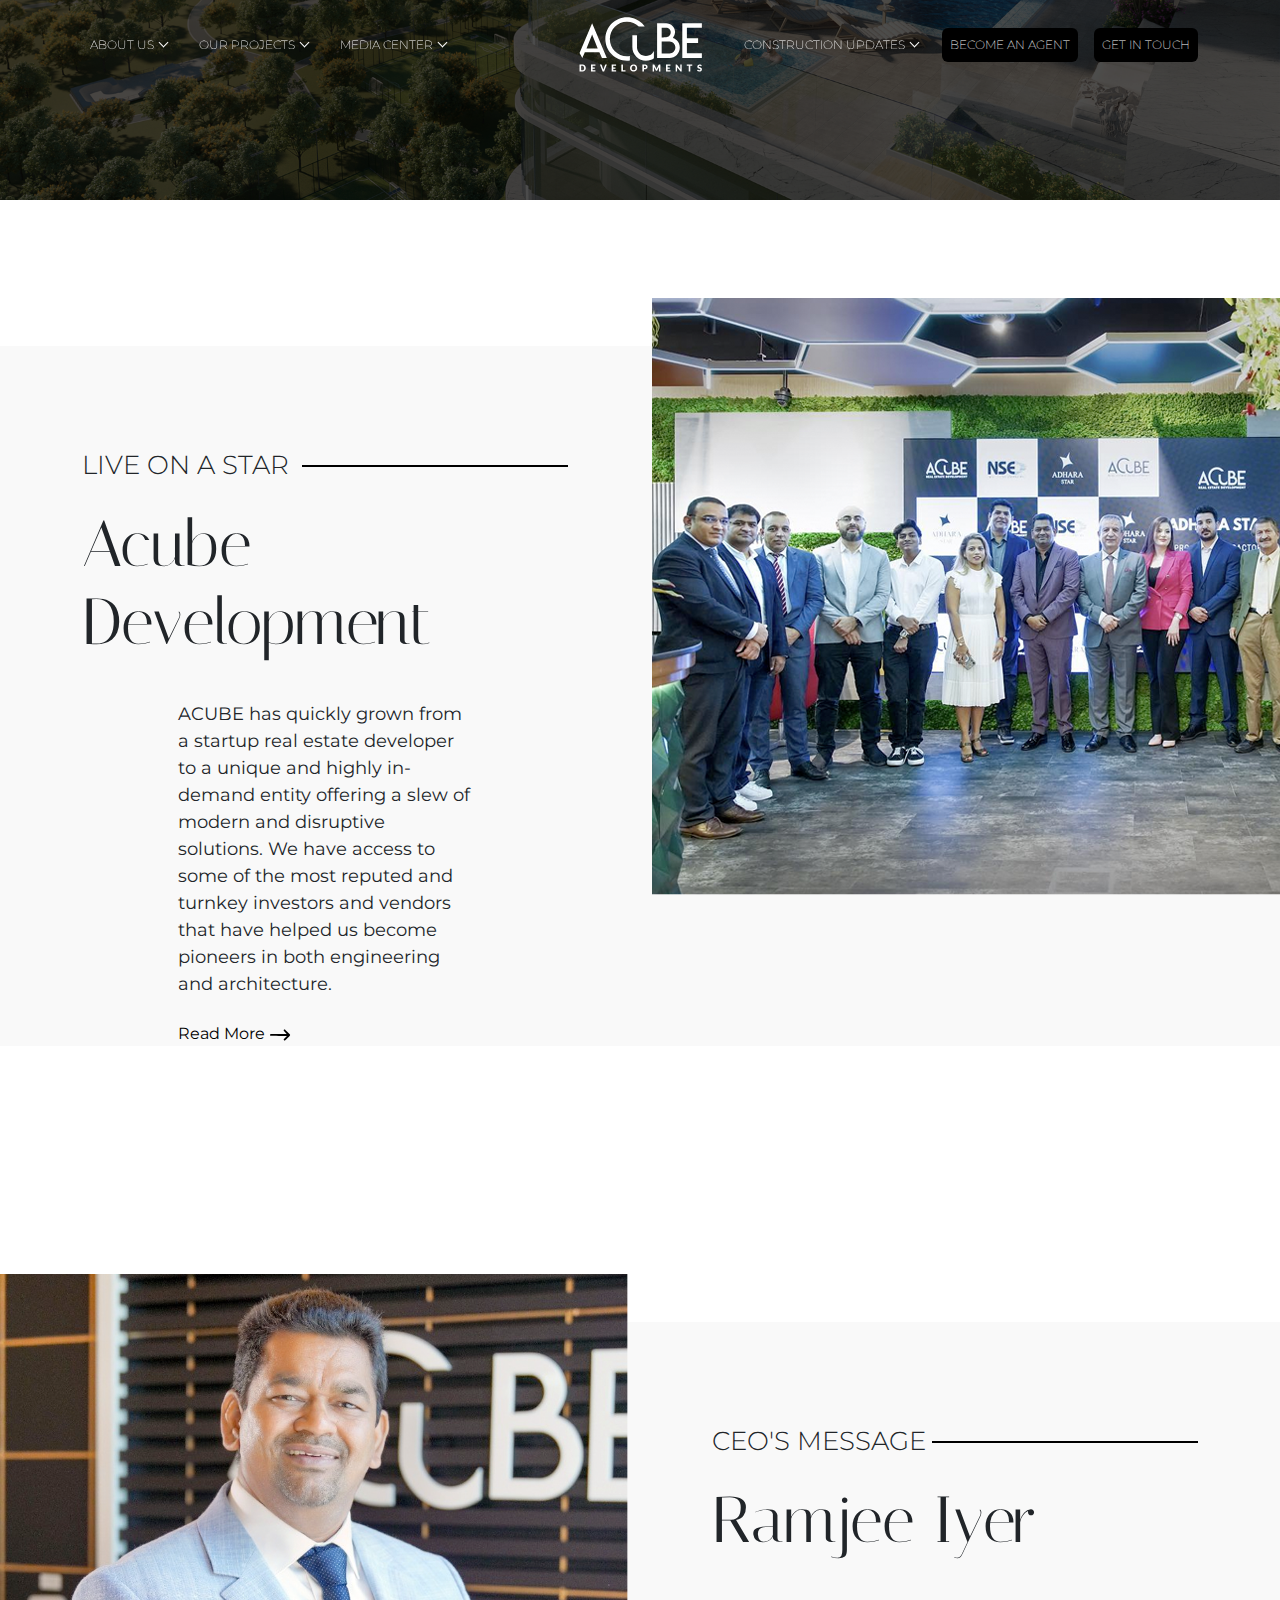
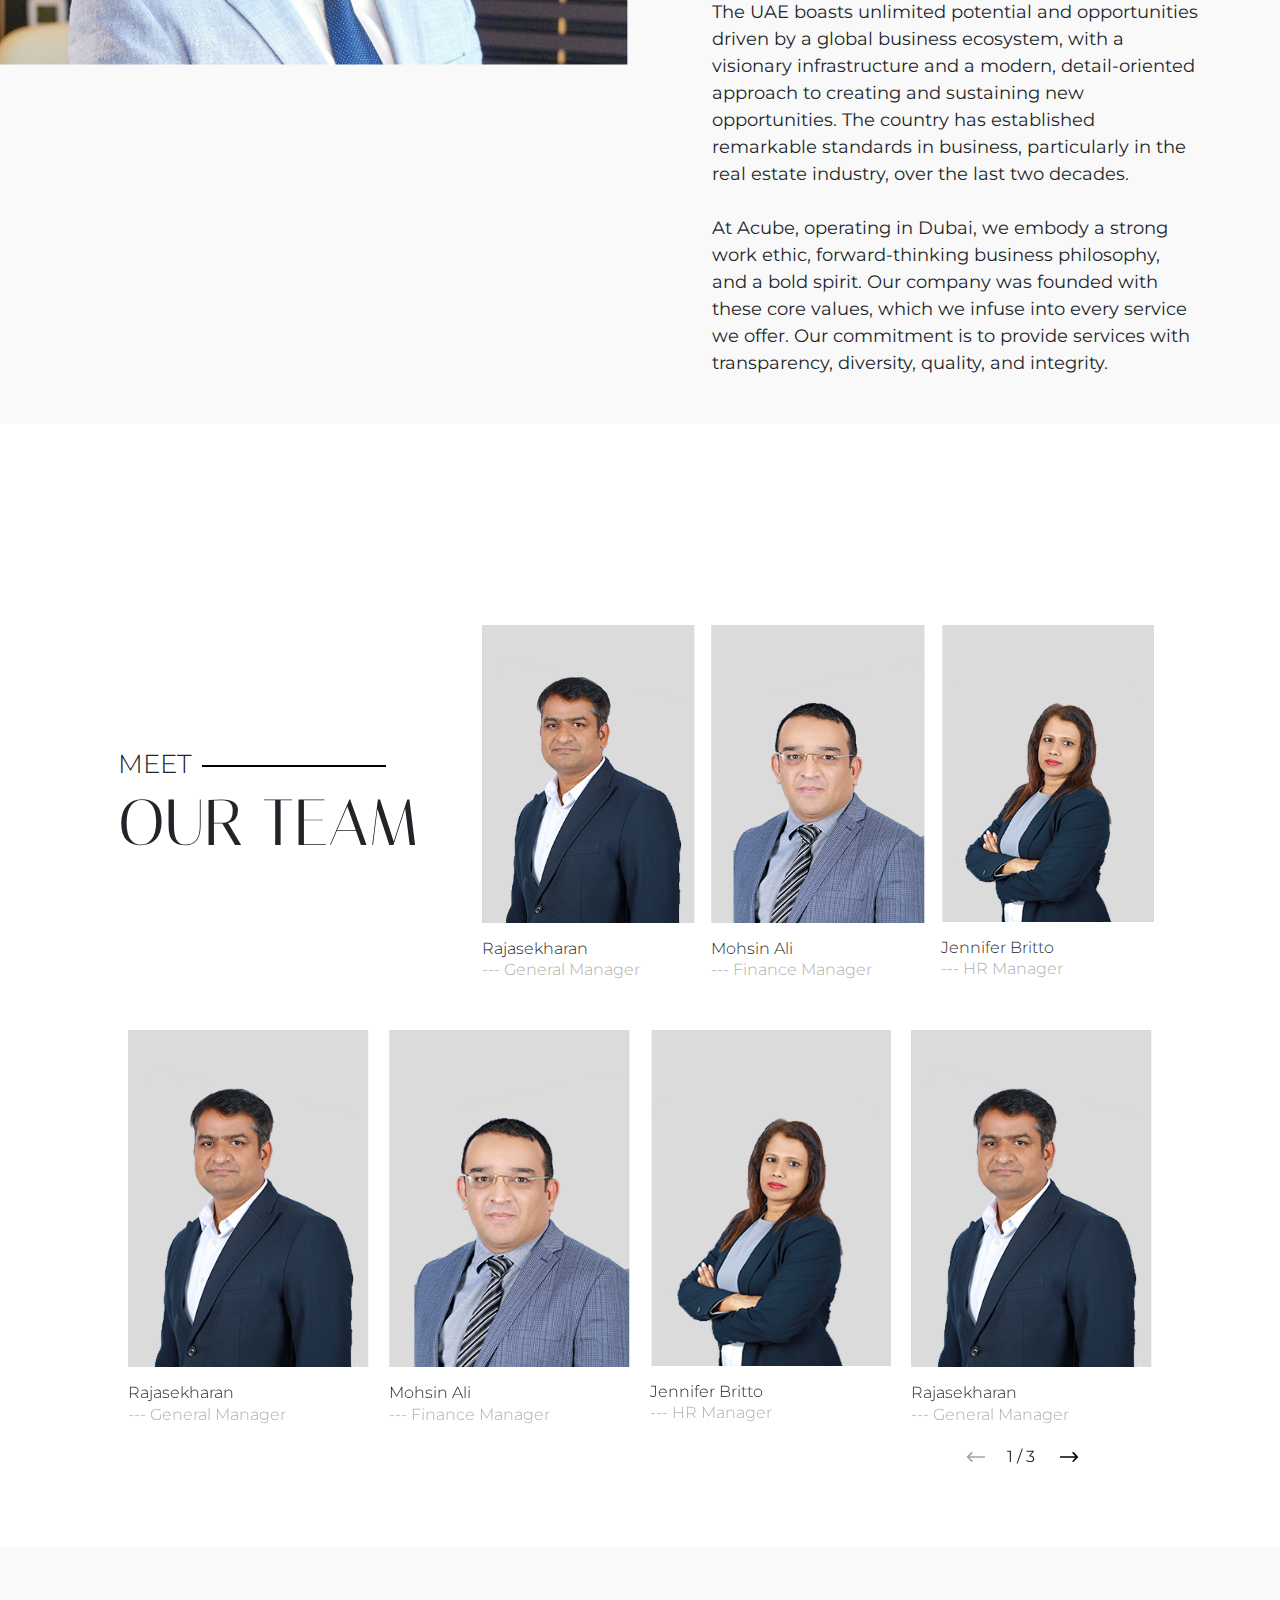
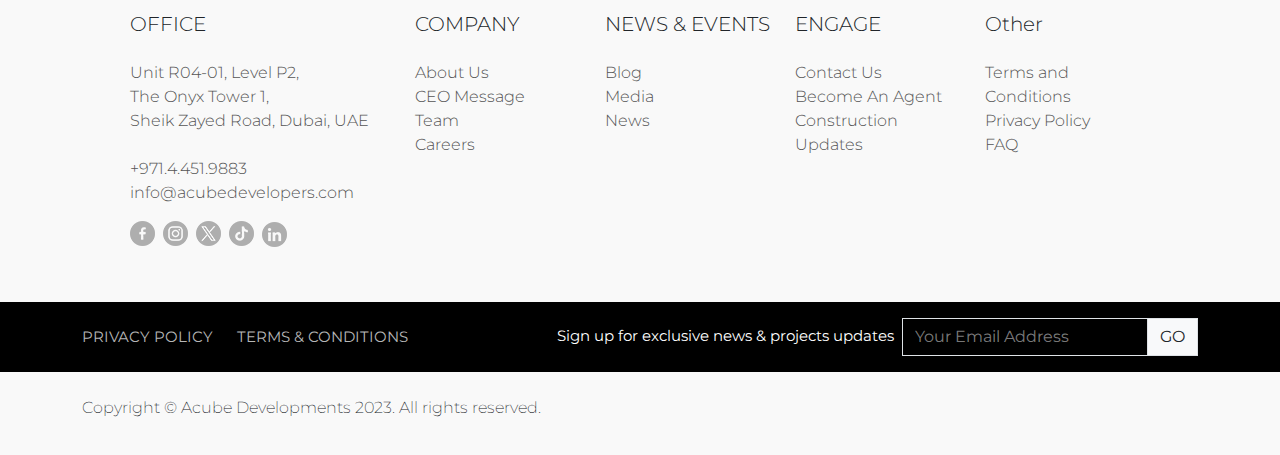
<file: about-us.html>
<!DOCTYPE html>
<html lang="en">

<head>
  <meta charset="UTF-8">
  <meta name="viewport" content="width=device-width, initial-scale=1.0">
  <meta http-equiv="X-UA-Compatible" content="ie=edge">
  <title>ACUBE</title>
  <link rel='shortcut icon' href='assets/images/SVGs/favicon.ico' type='image/x-icon'>
  <link rel="stylesheet" href="https://cdn.jsdelivr.net/npm/bootstrap@5.3.2/dist/css/bootstrap.min.css">
  <link rel="stylesheet" href="assets/vendor/Swiper-slider/css/swiper-bundle.min.css">
  <link rel="preconnect" href="https://fonts.googleapis.com">
  <link rel="preconnect" href="https://fonts.gstatic.com" crossorigin>
  <link
    href="https://fonts.googleapis.com/css2?family=Italiana&family=Montserrat:wght@200;300;400;500;600;700;800;900&display=swap"
    rel="stylesheet">
  <link rel="stylesheet" href="assets/css/style.css">
</head>

<body>
  <!-- all codes for ===***header***=== starts from here -->
  <header class="header" id="header">
    <div class="container csm">
      <nav class="navbar navbar-expand-xl">
        <a class="navbar-brand d-xl-none" href="index.html">
          <img src="assets/images/SVGs/logo_WHITE.svg" alt="logo" class="img-fluid">
        </a>

        <button id="trigger" class="navbar-toggler p-2 py-1" type="button">
          <img width="45" src="assets/images/SVGs/menu.svg" alt="menu">
        </button>

        <div class="navbar-collapse hide collapse-res-nav" id="mainNav">
          <ul
            class="navbar-nav position-relative align-items-xl-center flex-grow-1 mb-2 mb-lg-0 justify-content-between d-lg-flex">
            <li>
              <ul class="p-0 d-xl-flex">
                <li class="nav-item dropdown me-3">
                  <a class="nav-link dropdown-toggle" href="#" role="button" data-bs-toggle="dropdown"
                    aria-expanded="false">
                    ABOUT US
                  </a>
                  <ul class="dropdown-menu bg-black p-1 rounded-0">
                    <li><a class="text-white dropdown-item" href="#">Action</a></li>
                    <li><a class="text-white dropdown-item" href="#">Another action</a></li>
                  </ul>
                </li>
                <li class="nav-item dropdown me-3">
                  <a class="nav-link dropdown-toggle" href="#" role="button" data-bs-toggle="dropdown"
                    aria-expanded="false">
                    OUR PROJECTS
                  </a>
                  <ul class="dropdown-menu bg-black p-1 rounded-0">
                    <li><a class="text-white dropdown-item" href="#">Action 3</a></li>
                    <li><a class="text-white dropdown-item" href="#">Another 4 action</a></li>
                  </ul>
                </li>
                <li class="nav-item dropdown">
                  <a class="nav-link dropdown-toggle" href="#" role="button" data-bs-toggle="dropdown"
                    aria-expanded="false">
                    MEDIA CENTER
                  </a>
                  <ul class="dropdown-menu bg-black p-1 rounded-0">
                    <li><a class="text-white dropdown-item" href="#">5 Action</a></li>
                    <li><a class="text-white dropdown-item" href="#">6 Another action</a></li>
                  </ul>
                </li>
              </ul>
            </li>

            <li class="lg-logo d-none d-xl-inline-block">
              <a href="index.html">
                <img src="assets/images/SVGs/logo_WHITE.svg" alt="logo" class="img-fluid">
              </a>
            </li>

            <li>
              <ul class="p-0 d-xl-flex">
                <li class="nav-item dropdown">
                  <a class="nav-link dropdown-toggle" href="#" role="button" data-bs-toggle="dropdown"
                    aria-expanded="false">
                    CONSTRUCTION UPDATES
                  </a>
                  <ul class="dropdown-menu bg-black p-1 rounded-0">
                    <li><a class="text-white dropdown-item" href="#">7 Action</a></li>
                    <li><a class="text-white dropdown-item" href="#">8 8Another action</a></li>
                  </ul>
                </li>
                <li class="nav-item dropdown ms-xl-3 mb-1 mb-xl-0">
                  <a class="nav-link bg-black rounded" href="#">
                    BECOME AN AGENT
                  </a>
                </li>
                <li class="nav-item dropdown ms-xl-3">
                  <button type="button" class="nav-link bg-black rounded" data-bs-toggle="modal"
                    data-bs-target="#getInTouch">
                    GET IN TOUCH
                  </button>
                </li>
              </ul>
            </li>
          </ul>
          <span id="closer" class="text-white position-absolute top-0 end-0 px-3 py-2 d-xl-none">X</span>
        </div>
      </nav>
    </div>
  </header>
  <!-- all codes for ===***header***=== ended -->

  <!-- all codes for ===***banner***=== starts from here -->
  <section class="banner faq">
  </section>
  <!-- all codes for ===***banner***=== ended -->

  <!-- section faq starts -->
  <section class="development overflow-hidden about-us">
    <div class="container-fluid">
      <div class="row justify-content-end">
        <div class="col-6 pe-0">
          <div class="py-5 d-none d-lg-block position-relative">
            <img class="position-absolute" src="assets/images/about-us/about-us1.png" alt="d">
          </div>
        </div>
      </div>
    </div>
    <div class="b-wrapper">
      <div class="container csm">
        <div class="row g-4 gx-xl-5">
          <div class="col-lg-6">
            <div class="text pe-xl-5">
              <div class="mh-wrap">
                <p class="mini-heading">
                  Live On A Star
                </p>
              </div>
              <h2 class="title">Acube Development</h2>
              <div class="px-lg-5">
                <p class="para px-xl-5">
                  ACUBE has quickly grown from a startup real estate developer to a unique and highly in-demand entity
                  offering a slew of modern and disruptive solutions. We have access to some of the most reputed and
                  turnkey investors and vendors that have helped us become pioneers in both engineering and
                  architecture.
                </p>
                <a href="#" class="d-inline-block mt-4 ps-xl-5">Read More <img width="22"
                    src="assets/images/SVGs/right-arrow.svg" alt="s"></a>
              </div>
            </div>
          </div>
          <div class="col-lg-6 d-lg-none">
            <img src="assets/images/about-us/about-us1.png" alt="d" class="img-fluid">
          </div>
        </div>
      </div>
    </div>
  </section>
  <!-- section faq ends -->

  <!-- section faq starts -->
  <section class="development overflow-hidden ceo-message">
    <div class="container-fluid">
      <div class="row">
        <div class="col-6 ps-0">
          <div class="py-5 d-none d-xl-block position-relative">
            <img class="position-absolute ceo-i" src="assets/images/about-us/ceo.png" alt="d">
          </div>
        </div>
      </div>
    </div>
    <div class="b-wrapper">
      <div class="container csm">
        <div class="row justify-content-end g-4 gx-xl-5">
          <div class="col-lg-6 d-xl-none">
            <img src="assets/images/about-us/ceo.png" alt="d" class="img-fluid">
          </div>
          <div class="col-lg-6">
            <div class="text ps-xl-5">
              <div class="mh-wrap">
                <p class="mini-heading">
                  CEO'S MESSAGE
                </p>
              </div>
              <h2 class="title">Ramjee Iyer</h2>
              <div class="">
                <p class="para">
                  The UAE boasts unlimited potential and opportunities driven by a global business ecosystem, with a
                  visionary infrastructure and a modern, detail-oriented approach to creating and sustaining new
                  opportunities. The country has established remarkable standards in business, particularly in the real
                  estate industry, over the last two decades.
                  <br><br>
                  At Acube, operating in Dubai, we embody a strong work ethic, forward-thinking business philosophy, and
                  a bold spirit. Our company was founded with these core values, which we infuse into every service we
                  offer. Our commitment is to provide services with transparency, diversity, quality, and integrity.
                </p>
              </div>
            </div>
          </div>
        </div>
      </div>
    </div>
  </section>
  <!-- section faq ends -->


  <!-- our team -->
  <div class="our-team">
    <div class="py-3 py-xl-4"></div>
    <div class="container csm px-xl-5">
      <div class="row align-items-center g-4 gx-lg-5">
        <div class="col-md-5 col-xl-4">
          <div class="sec-header me-5">
            <p>MEET</p>
          </div>
          <h2>OUR TEAM</h2>
        </div>
        <div class="col-md-7 col-xl-8">
          <div class="row pe-2 g-3">
            <div class="col-md-4 col-6">
              <div class="swiper-slide">
                <img src="assets/images/about-us/t1.png" alt="slideim" class="img-fluid w-100">
                <div class="text-start pt-3">
                  <h3 style="font-size: 16px;font-weight: 300;">Rajasekharan</h3>
                  <p style="color: #aeaeae;font-size: 16px;font-weight: 300;">--- General Manager
                </div>
                </p>
              </div>
            </div>
            <div class="col-md-4 col-6">
              <div class="swiper-slide">
                <img src="assets/images/about-us/t2.png" alt="slideim" class="img-fluid w-100">
                <div class="text-start pt-3">
                  <h3 style="font-size: 16px;font-weight: 300;">Mohsin Ali </h3>
                  <p style="color: #aeaeae;font-size: 16px;font-weight: 300;">--- Finance Manager</p>
                </div>
              </div>
            </div>
            <div class="col-md-4 col-6">
              <div class="swiper-slide">
                <img src="assets/images/about-us/t3.png" alt="slideim" class="img-fluid w-100">
                <div class="text-start pt-3">
                  <h3 style="font-size: 16px;font-weight: 300;">Jennifer Britto </h3>
                  <p style="color: #aeaeae;font-size: 16px;font-weight: 300;">--- HR Manager</p>
                </div>
              </div>
            </div>
          </div>
        </div>
      </div>

      <div class="all-others pt-3 pt-xl-5">
        <div class="swiper teamMember number-slider">
          <div class="swiper-wrapper">
            <div class="swiper-slide">
              <img src="assets/images/about-us/t1.png" alt="slideim" class="img-fluid w-100">
              <div class="text-start pt-3">
                <h3 style="font-size: 16px;font-weight: 300;">Rajasekharan</h3>
                <p style="color: #aeaeae;font-size: 16px;font-weight: 300;">--- General Manager
              </div>
              </p>
            </div>
            <div class="swiper-slide">
              <img src="assets/images/about-us/t2.png" alt="slideim" class="img-fluid w-100">
              <div class="text-start pt-3">
                <h3 style="font-size: 16px;font-weight: 300;">Mohsin Ali </h3>
                <p style="color: #aeaeae;font-size: 16px;font-weight: 300;">--- Finance Manager</p>
              </div>
            </div>
            <div class="swiper-slide">
              <img src="assets/images/about-us/t3.png" alt="slideim" class="img-fluid w-100">
              <div class="text-start pt-3">
                <h3 style="font-size: 16px;font-weight: 300;">Jennifer Britto </h3>
                <p style="color: #aeaeae;font-size: 16px;font-weight: 300;">--- HR Manager</p>
              </div>
            </div>
            <div class="swiper-slide">
              <img src="assets/images/about-us/t1.png" alt="slideim" class="img-fluid w-100">
              <div class="text-start pt-3">
                <h3 style="font-size: 16px;font-weight: 300;">Rajasekharan</h3>
                <p style="color: #aeaeae;font-size: 16px;font-weight: 300;">--- General Manager
              </div>
              </p>
            </div>
            <div class="swiper-slide">
              <img src="assets/images/about-us/t2.png" alt="slideim" class="img-fluid w-100">
              <div class="text-start pt-3">
                <h3 style="font-size: 16px;font-weight: 300;">Mohsin Ali </h3>
                <p style="color: #aeaeae;font-size: 16px;font-weight: 300;">--- Finance Manager</p>
              </div>
            </div>
            <div class="swiper-slide">
              <img src="assets/images/about-us/t3.png" alt="slideim" class="img-fluid w-100">
              <div class="text-start pt-3">
                <h3 style="font-size: 16px;font-weight: 300;">Jennifer Britto </h3>
                <p style="color: #aeaeae;font-size: 16px;font-weight: 300;">--- HR Manager</p>
              </div>
            </div>

          </div>
          <div class="swiper-button-next">
            <img width="20" src="assets/images/SVGs/right-arrow.svg" alt="s">
          </div>
          <div class="swiper-button-prev">
            <img width="20" src="assets/images/SVGs/right-arrow.svg" alt="s" style="transform: rotate(180deg);">
          </div>
          <div class="swiper-pagination"></div>
        </div>
      </div>
    </div>
  </div>

  <!-- footer -->
  <footer class="footer">
    <div class="topper">
      <div class="container">
        <div class="row gy-5 justify-content-xl-center">
          <div class="col-md-6 col-lg-4 col-xl-3">
            <h3>OFFICE</h3>
            <p>Unit R04-01, Level P2, <br>
              The Onyx Tower 1, <br>
              Sheik Zayed Road, Dubai, UAE <br>
              <br>
              +971.4.451.9883 <br>
              info@acubedevelopers.com
            </p>
            <ul class="p-0 pt-3 d-flex align-items-center">
              <li>
                <a href="#">
                  <img src="assets/images/social/facebook.png" alt="a">
                </a>
              </li>
              <li class="ms-2">
                <a href="#">
                  <img src="assets/images/social/instagram.png" alt="a">
                </a>
              </li>
              <li class="ms-2">
                <a href="#">
                  <img src="assets/images/social/twitter.png" alt="a">
                </a>
              </li>
              <li class="ms-2">
                <a href="#">
                  <img src="assets/images/social/tiktok.png" alt="a">
                </a>
              </li>
              <li class="ms-2">
                <a href="#">
                  <img src="assets/images/social/linkedin.png" alt="a">
                </a>
              </li>
            </ul>
          </div>
          <div class="col-6 col-lg-4 col-xl-2">
            <h3>COMPANY</h3>
            <ul class="p-0">
              <li><a href="#">About Us</a></li>
              <li><a href="#">CEO Message</a></li>
              <li><a href="#">Team</a></li>
              <li><a href="#">Careers</a></li>
            </ul>
          </div>
          <div class="col-6 col-lg-4 col-xl-2">
            <h3>NEWS & EVENTS</h3>
            <ul class="p-0">
              <li><a href="#">Blog</a></li>
              <li><a href="#">Media</a></li>
              <li><a href="#">News</a></li>
            </ul>
          </div>
          <div class="col-6 col-lg-4 col-xl-2">
            <h3>ENGAGE</h3>
            <ul class="p-0">
              <li><a href="#">Contact Us</a></li>
              <li><a href="#">Become An Agent</a></li>
              <li><a href="#">Construction Updates</a></li>
            </ul>
          </div>
          <div class="col-6 col-lg-4 col-xl-2">
            <h3>Other</h3>
            <ul class="p-0">
              <li><a href="#">Terms and Conditions</a></li>
              <li><a href="#">Privacy Policy</a></li>
              <li><a href="#">FAQ</a></li>
            </ul>
          </div>
        </div>
      </div>
    </div>

    <div class="middle bg-black py-3">
      <div class="container csm">
        <div class="d-lg-flex justify-content-between">
          <ul class="d-md-flex align-items-center p-0">
            <li class="me-4"><a href="#" style="font-size: 15px;color: #b6b6b6;">PRIVACY POLICY</a></li>
            <li><a href="#" style="font-size: 15px;color: #b6b6b6;">TERMS & CONDITIONS</a></li>
          </ul>

          <div class="d-md-flex align-items-center pt-3 pt-md-0">
            <p class="text-white text-nowrap pe-md-2 pb-2 pb-md-0" style="font-size: 15px;">Sign up for exclusive news &
              projects updates
            </p>
            <div class="input-group">
              <input type="text" class="form-control email-sub text-white rounded-0" style="background: transparent;"
                placeholder="Your Email Address" aria-label="Your Email Address" aria-describedby="basic-addon2">
              <div class="input-group-append">
                <button class="input-group-text rounded-0" id="basic-addon2">GO</button>
              </div>
            </div>
          </div>
        </div>
      </div>
    </div>

    <div class="bottom pt-4">
      <div class="container csm">
        <div class="d-md-flex align-items-center justify-content-between">
          <p class="pb-2 pb-md-0" style="font-weight: 15;font-weight: 200;">Copyright © Acube Developments 2023. All
            rights
            reserved.</p>
        </div>
      </div>
    </div>
  </footer>
  <!-- footer ended -->

  <!-- all modal------------------------------------------ -->
  <!-- get in touch Modal -->
  <div class="touch-modal">
    <div class="modal fade" id="getInTouch" tabindex="-1" aria-labelledby="getInTouchLabel" aria-hidden="true">
      <div class="modal-dialog modal-dialog-centered">
        <div class="modal-content rounded-0" style="max-width: 425px;">
          <div class="modal-header pb-0 border-0">
            <h1 class="modal-title fs-5" id="getInTouchLabel"></h1>
            <button type="button" class="btn-close border" data-bs-dismiss="modal" aria-label="Close"></button>
          </div>
          <div class="modal-body p-4">
            <h2 style="font-weight: 300;font-size: 20px;padding-bottom: 20px;">GET IN TOUCH </h2>
            <form>
              <input type="text" class="form-control rounded-0 mb-3" placeholder="Full Name">

              <div class="input-group mb-3 rounded-0">
                <span class="input-group-text rounded-0" id="basic-addon1">
                  <div class="dropdown rounded-0 p-0">
                    <a class="btn rounded-0 p-0 dropdown-toggle d-flex align-items-center" href="#" role="button"
                      data-bs-toggle="dropdown" aria-expanded="false">
                      <img class="me-2" src="assets/images/flags/flag-1.png" alt="uae">971
                    </a>

                    <ul class="dropdown-menu">
                      <li><a class="dropdown-item" href="#"> <img class="me-2" src="assets/images/flags/flag-1.png"
                            alt="uae">971</a></li>
                      <li><a class="dropdown-item" href="#"> <img class="me-2" src="assets/images/flags/flag-1.png"
                            alt="uae">972</a></li>
                      <li><a class="dropdown-item" href="#"> <img class="me-2" src="assets/images/flags/flag-1.png"
                            alt="uae">973</a></li>
                    </ul>
                  </div>
                </span>
                <input type="text" class="form-control rounded-0" aria-label="Username" aria-describedby="basic-addon1">
              </div>

              <input type="email" class="form-control rounded-0 mb-3" placeholder="Email">

              <select name="" id="" class="form-select mb-3 rounded-0">
                <option value="">Interested in?</option>
                <option value="">po1</option>
                <option value="">po2</option>
              </select>

              <div class="d-flex mb-3">
                <input type="checkbox" name="check" id="check">
                <label for="check" style="font-size: 11px;font-weight: 300; margin-left: 5px;">Keep me updated on news
                  and offer </label>
              </div>
              <p style="font-size: 11px;font-weight: 300; margin-bottom: 20px;">Please visit the <a href="#"
                  class="text-black">privacy policy</a> to
                understand how ACUBE
                handles your personal data.</p>
              <button type="button" type="submit" class="btn text-white py-2 rounded-0 w-100 bg-black"
                style="font-size: 13px;">
                SUBMIT
              </button>
            </form>
          </div>
        </div>
      </div>
    </div>
  </div>

  <!-- bookAppoinment modal -->
  <div class="bookAppoinment-modal">
    <div class="modal fade" id="bookAppoinment" tabindex="-1" aria-labelledby="bookAppoinmentLabel" aria-hidden="true">
      <div class="modal-dialog modal-dialog-centered">
        <div class="modal-content rounded-0" style="max-width: 425px;">
          <div class="modal-header pb-0 border-0">
            <h1 class="modal-title fs-5" id="bookAppoinmentLabel"></h1>
            <button type="button" class="btn-close border" data-bs-dismiss="modal" aria-label="Close"></button>
          </div>
          <div class="modal-body p-4">
            <h2 style="font-weight: 300;font-size: 20px;padding-bottom: 20px;">SCHEDULE A CALL
            </h2>
            <form>
              <input type="text" class="form-control rounded-0 mb-3" placeholder="Full Name">

              <div class="input-group mb-3 rounded-0">
                <span class="input-group-text rounded-0" id="basic-addon1">
                  <div class="dropdown rounded-0 p-0">
                    <a class="btn rounded-0 p-0 dropdown-toggle d-flex align-items-center" href="#" role="button"
                      data-bs-toggle="dropdown" aria-expanded="false">
                      <img class="me-2" src="assets/images/flags/flag-1.png" alt="uae">971
                    </a>

                    <ul class="dropdown-menu">
                      <li><a class="dropdown-item" href="#"> <img class="me-2" src="assets/images/flags/flag-1.png"
                            alt="uae">971</a></li>
                      <li><a class="dropdown-item" href="#"> <img class="me-2" src="assets/images/flags/flag-1.png"
                            alt="uae">972</a></li>
                      <li><a class="dropdown-item" href="#"> <img class="me-2" src="assets/images/flags/flag-1.png"
                            alt="uae">973</a></li>
                    </ul>
                  </div>
                </span>
                <input type="text" class="form-control rounded-0" aria-label="Username" aria-describedby="basic-addon1">
              </div>

              <input type="email" class="form-control rounded-0 mb-3" placeholder="Email">

              <div class="row g-1 pb-3">
                <div class="col-6">
                  <input type="date" class="form-control rounded-0" placeholder="Email">
                </div>
                <div class="col-6">
                  <select name="" id="" class="form-select rounded-0">
                    <option value="">Prefered Time(GST)</option>
                    <option value="">po1</option>
                    <option value="">po2</option>
                  </select>
                </div>
              </div>

              <div class="d-flex mb-3">
                <input type="checkbox" name="check" id="check3">
                <label for="check3" style="font-size: 11px;font-weight: 300; margin-left: 5px;">Keep me updated on news
                  and offer </label>
              </div>

              <p style="font-size: 11px;font-weight: 300; margin-bottom: 20px;">Please visit the <a href="#"
                  class="text-black">privacy policy</a> to
                understand how ACUBE
                handles your personal data.</p>
              <button type="button" type="submit" class="btn text-white py-2 rounded-0 w-100 bg-black"
                style="font-size: 13px;">
                SUBMIT
              </button>
            </form>
          </div>
        </div>
      </div>
    </div>
  </div>

  <!-- register Modal -->
  <div class="register-modal">
    <div class="modal fade" id="register" tabindex="-1" aria-labelledby="registerLabel" aria-hidden="true">
      <div class="modal-dialog modal-dialog-centered">
        <div class="modal-content rounded-0" style="max-width: 850px;">
          <div class="modal-body p-0">
            <div class="row g-0">
              <div class="col-md-6 p-0 p-md-0">
                <div class="text-end">
                  <button type="button" class="btn-close m-1 border d-md-none" data-bs-dismiss="modal"
                    aria-label="Close"></button>
                </div>
                <img src="assets/images/register.png" alt="re" class="img-fluid w-100">
              </div>
              <div class="col-md-6 p-4">
                <div class="modal-header pb-0 border-0">
                  <h1 class="modal-title fs-5" id="registerLabel"></h1>
                  <button type="button" class="btn-close d-none d-md-inline-block border" data-bs-dismiss="modal"
                    aria-label="Close"></button>
                </div>
                <h2 style="font-weight: 300;font-size: 20px;padding-bottom: 20px;">Register your interest</h2>
                <form>
                  <input type="text" class="form-control rounded-0 mb-3" placeholder="Full Name">

                  <div class="input-group mb-3 rounded-0">
                    <span class="input-group-text rounded-0" id="basic-addon1">
                      <div class="dropdown rounded-0 p-0">
                        <a class="btn rounded-0 p-0 dropdown-toggle d-flex align-items-center" href="#" role="button"
                          data-bs-toggle="dropdown" aria-expanded="false">
                          <img class="me-2" src="assets/images/flags/flag-1.png" alt="uae">971
                        </a>

                        <ul class="dropdown-menu">
                          <li><a class="dropdown-item" href="#"> <img class="me-2" src="assets/images/flags/flag-1.png"
                                alt="uae">971</a></li>
                          <li><a class="dropdown-item" href="#"> <img class="me-2" src="assets/images/flags/flag-1.png"
                                alt="uae">972</a></li>
                          <li><a class="dropdown-item" href="#"> <img class="me-2" src="assets/images/flags/flag-1.png"
                                alt="uae">973</a></li>
                        </ul>
                      </div>
                    </span>
                    <input type="text" class="form-control rounded-0" aria-label="Username"
                      aria-describedby="basic-addon1">
                  </div>

                  <input type="email" class="form-control rounded-0 mb-3" placeholder="Email">

                  <select name="" id="" class="form-select mb-3 rounded-0">
                    <option value="">Select a Project</option>
                    <option value="">po1</option>
                    <option value="">po2</option>
                  </select>

                  <p style="font-size: 11px;font-weight: 300; margin-bottom: 20px;">
                    I agree to share my data with Acube Developers, and allow Acube Developers or its affiliates to
                    collect, control or process my data in order to communicate with me. Should I wish to unsubscribe,
                    I
                    will send an email to info@acube.ae. For more information on our Terms & Conditions, Please click
                    here.
                  </p>
                  <button type="button" type="submit" class="btn text-white py-2 rounded-0 w-100 bg-black"
                    style="font-size: 13px;">
                    SUBMIT
                  </button>
                </form>
              </div>
            </div>
          </div>
        </div>
      </div>
    </div>
  </div>
  <!-- all modal------------------------------------------ -->


  <!-- all scripts are starts from here -->
  <script src="https://cdn.jsdelivr.net/npm/bootstrap@5.3.2/dist/js/bootstrap.bundle.min.js"></script>
  <script src="assets/vendor/Swiper-slider/js/swiper-bundle.min.js"></script>
  <script src="assets/js/custom.js"></script>
  <!-- .........script ended............. -->
</body>

</html>
</file>
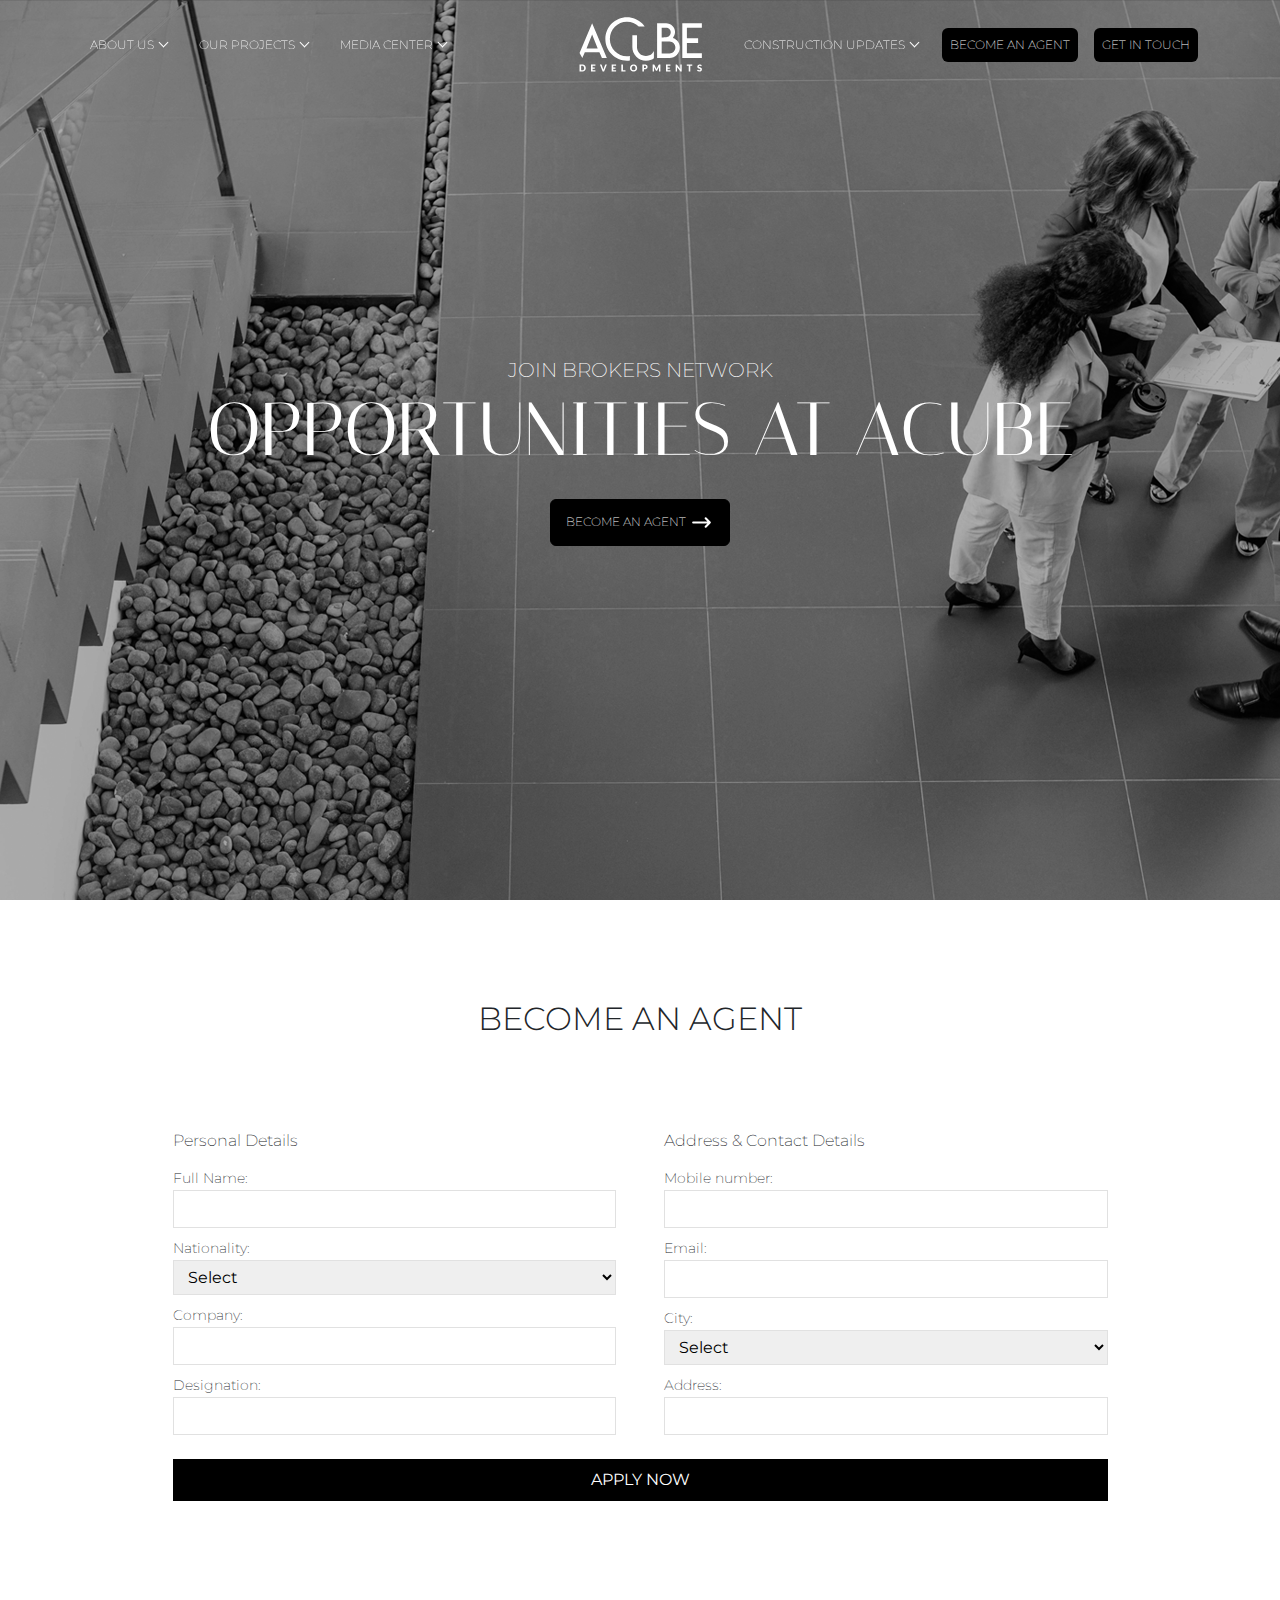
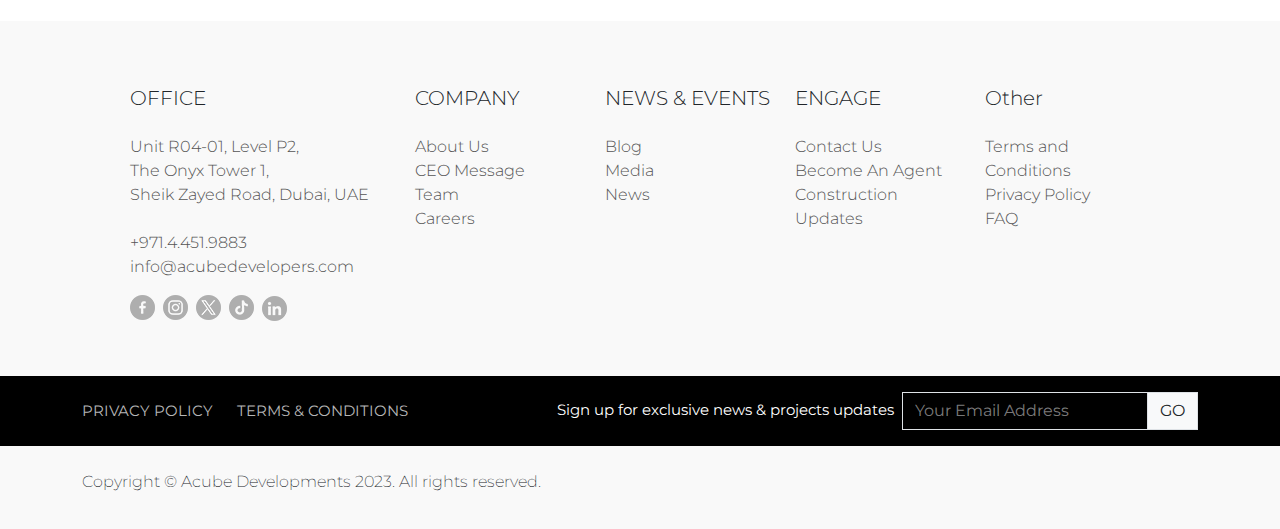
<file: become-agent.html>
<!DOCTYPE html>
<html lang="en">

<head>
  <meta charset="UTF-8">
  <meta name="viewport" content="width=device-width, initial-scale=1.0">
  <meta http-equiv="X-UA-Compatible" content="ie=edge">
  <title>ACUBE</title>
  <link rel='shortcut icon' href='assets/images/SVGs/favicon.ico' type='image/x-icon'>
  <link rel="stylesheet" href="https://cdn.jsdelivr.net/npm/bootstrap@5.3.2/dist/css/bootstrap.min.css">
  <link rel="stylesheet" href="assets/vendor/Swiper-slider/css/swiper-bundle.min.css">
  <link rel="preconnect" href="https://fonts.googleapis.com">
  <link rel="preconnect" href="https://fonts.gstatic.com" crossorigin>
  <link
    href="https://fonts.googleapis.com/css2?family=Italiana&family=Montserrat:wght@200;300;400;500;600;700;800;900&display=swap"
    rel="stylesheet">
  <link rel="stylesheet" href="assets/css/style.css">
</head>

<body>
  <!-- all codes for ===***header***=== starts from here -->
  <header class="header" id="header">
    <div class="container csm">
      <nav class="navbar navbar-expand-xl">
        <a class="navbar-brand d-xl-none" href="index.html">
          <img src="assets/images/SVGs/logo_WHITE.svg" alt="logo" class="img-fluid">
        </a>

        <button id="trigger" class="navbar-toggler p-2 py-1" type="button">
          <img width="45" src="assets/images/SVGs/menu.svg" alt="menu">
        </button>

        <div class="navbar-collapse hide collapse-res-nav" id="mainNav">
          <ul
            class="navbar-nav position-relative align-items-xl-center flex-grow-1 mb-2 mb-lg-0 justify-content-between d-lg-flex">
            <li>
              <ul class="p-0 d-xl-flex">
                <li class="nav-item dropdown me-3">
                  <a class="nav-link dropdown-toggle" href="#" role="button" data-bs-toggle="dropdown"
                    aria-expanded="false">
                    ABOUT US
                  </a>
                  <ul class="dropdown-menu bg-black p-1 rounded-0">
                    <li><a class="text-white dropdown-item" href="#">Action</a></li>
                    <li><a class="text-white dropdown-item" href="#">Another action</a></li>
                  </ul>
                </li>
                <li class="nav-item dropdown me-3">
                  <a class="nav-link dropdown-toggle" href="#" role="button" data-bs-toggle="dropdown"
                    aria-expanded="false">
                    OUR PROJECTS
                  </a>
                  <ul class="dropdown-menu bg-black p-1 rounded-0">
                    <li><a class="text-white dropdown-item" href="#">Action 3</a></li>
                    <li><a class="text-white dropdown-item" href="#">Another 4 action</a></li>
                  </ul>
                </li>
                <li class="nav-item dropdown">
                  <a class="nav-link dropdown-toggle" href="#" role="button" data-bs-toggle="dropdown"
                    aria-expanded="false">
                    MEDIA CENTER
                  </a>
                  <ul class="dropdown-menu bg-black p-1 rounded-0">
                    <li><a class="text-white dropdown-item" href="#">5 Action</a></li>
                    <li><a class="text-white dropdown-item" href="#">6 Another action</a></li>
                  </ul>
                </li>
              </ul>
            </li>

            <li class="lg-logo d-none d-xl-inline-block">
              <a href="index.html">
                <img src="assets/images/SVGs/logo_WHITE.svg" alt="logo" class="img-fluid">
              </a>
            </li>

            <li>
              <ul class="p-0 d-xl-flex">
                <li class="nav-item dropdown">
                  <a class="nav-link dropdown-toggle" href="#" role="button" data-bs-toggle="dropdown"
                    aria-expanded="false">
                    CONSTRUCTION UPDATES
                  </a>
                  <ul class="dropdown-menu bg-black p-1 rounded-0">
                    <li><a class="text-white dropdown-item" href="#">7 Action</a></li>
                    <li><a class="text-white dropdown-item" href="#">8 8Another action</a></li>
                  </ul>
                </li>
                <li class="nav-item dropdown ms-xl-3 mb-1 mb-xl-0">
                  <a class="nav-link bg-black rounded" href="#">
                    BECOME AN AGENT
                  </a>
                </li>
                <li class="nav-item dropdown ms-xl-3">
                  <button type="button" class="nav-link bg-black rounded" data-bs-toggle="modal"
                    data-bs-target="#getInTouch">
                    GET IN TOUCH
                  </button>
                </li>
              </ul>
            </li>
          </ul>
          <span id="closer" class="text-white position-absolute top-0 end-0 px-3 py-2 d-xl-none">X</span>
        </div>
      </nav>
    </div>
  </header>
  <!-- all codes for ===***header***=== ended -->


  <!-- all codes for ===***banner***=== starts from here -->
  <section class="banner agent">
    <div class="content-wrapper">
      <p class="heading">JOIN BROKERS NETWORK</p>
      <h3 class="title pb-4">OPPORTUNITIES AT ACUBE</h3>

      <a href="#agentform" class="btn-expo btn bg-black rounded">
        BECOME AN AGENT <img src="assets/images/SVGs/right-arrow-w.svg" width="25" alt="ar">
      </a>
    </div>
  </section>
  <!-- all codes for ===***banner***=== ended -->

  <div id="agentform" class="agent-form">
    <div class="icon text-center">
      <h3 style="font-weight: 300;font-size: 32px;padding-bottom: 45px;">BECOME AN AGENT</h3>
    </div>
    <div class="py-3 py-xl-4"></div>
    <div class="container csm px-xl-5">
      <div style="max-width: 935px;margin: auto;">
        <form action="">
          <div class="row g-3 gx-xl-5">
            <div class="col-md-6">
              <h4 style="font-weight: 200;font-size: 16px;">Personal Details</h4>
              <div class="mb-2">
                <label for="">Full Name:</label>
                <input type="text">
              </div>
              <div class="mb-2">
                <label for="">Nationality:</label>
                <select name="" id="">
                  <option value="">Select</option>
                  <option value="">Select 2</option>
                </select>
              </div>
              <div class="mb-2">
                <label for="">Company:</label>
                <input type="text">
              </div>
              <div class="mb-2">
                <label for="">Designation:</label>
                <input type="text">
              </div>

            </div>
            <div class="col-md-6">
              <h4 style="font-weight: 200; font-size: 16px;">Address & Contact Details ​​​​​​​</h4>
              <div class="mb-2">
                <label for="">Mobile number:</label>
                <input type="text">
              </div>
              <div class="mb-2">
                <label for="">Email:</label>
                <input type="text">
              </div>
              <div class="mb-2">
                <label for="">City:</label>
                <select name="" id="">
                  <option value="">Select</option>
                  <option value="">Select 2</option>
                </select>
              </div>
              <div class="mb-2">
                <label for="">Address:</label>
                <input type="text">
              </div>
            </div>
          </div>

          <button class="w-100 mt-3 py-2 btn rounded-0 bg-black text-white">APPLY NOW</button>
        </form>
      </div>
    </div>
  </div>



  <!-- footer -->
  <footer class="footer">
    <div class="topper">
      <div class="container">
        <div class="row gy-5 justify-content-xl-center">
          <div class="col-md-6 col-lg-4 col-xl-3">
            <h3>OFFICE</h3>
            <p>Unit R04-01, Level P2, <br>
              The Onyx Tower 1, <br>
              Sheik Zayed Road, Dubai, UAE <br>
              <br>
              +971.4.451.9883 <br>
              info@acubedevelopers.com
            </p>
            <ul class="p-0 pt-3 d-flex align-items-center">
              <li>
                <a href="#">
                  <img src="assets/images/social/facebook.png" alt="a">
                </a>
              </li>
              <li class="ms-2">
                <a href="#">
                  <img src="assets/images/social/instagram.png" alt="a">
                </a>
              </li>
              <li class="ms-2">
                <a href="#">
                  <img src="assets/images/social/twitter.png" alt="a">
                </a>
              </li>
              <li class="ms-2">
                <a href="#">
                  <img src="assets/images/social/tiktok.png" alt="a">
                </a>
              </li>
              <li class="ms-2">
                <a href="#">
                  <img src="assets/images/social/linkedin.png" alt="a">
                </a>
              </li>
            </ul>
          </div>
          <div class="col-6 col-lg-4 col-xl-2">
            <h3>COMPANY</h3>
            <ul class="p-0">
              <li><a href="#">About Us</a></li>
              <li><a href="#">CEO Message</a></li>
              <li><a href="#">Team</a></li>
              <li><a href="#">Careers</a></li>
            </ul>
          </div>
          <div class="col-6 col-lg-4 col-xl-2">
            <h3>NEWS & EVENTS</h3>
            <ul class="p-0">
              <li><a href="#">Blog</a></li>
              <li><a href="#">Media</a></li>
              <li><a href="#">News</a></li>
            </ul>
          </div>
          <div class="col-6 col-lg-4 col-xl-2">
            <h3>ENGAGE</h3>
            <ul class="p-0">
              <li><a href="#">Contact Us</a></li>
              <li><a href="#">Become An Agent</a></li>
              <li><a href="#">Construction Updates</a></li>
            </ul>
          </div>
          <div class="col-6 col-lg-4 col-xl-2">
            <h3>Other</h3>
            <ul class="p-0">
              <li><a href="#">Terms and Conditions</a></li>
              <li><a href="#">Privacy Policy</a></li>
              <li><a href="#">FAQ</a></li>
            </ul>
          </div>
        </div>
      </div>
    </div>

    <div class="middle bg-black py-3">
      <div class="container csm">
        <div class="d-lg-flex justify-content-between">
          <ul class="d-md-flex align-items-center p-0">
            <li class="me-4"><a href="#" style="font-size: 15px;color: #b6b6b6;">PRIVACY POLICY</a></li>
            <li><a href="#" style="font-size: 15px;color: #b6b6b6;">TERMS & CONDITIONS</a></li>
          </ul>

          <div class="d-md-flex align-items-center pt-3 pt-md-0">
            <p class="text-white text-nowrap pe-md-2 pb-2 pb-md-0" style="font-size: 15px;">Sign up for exclusive news &
              projects updates
            </p>
            <div class="input-group">
              <input type="text" class="form-control email-sub text-white rounded-0" style="background: transparent;"
                placeholder="Your Email Address" aria-label="Your Email Address" aria-describedby="basic-addon2">
              <div class="input-group-append">
                <button class="input-group-text rounded-0" id="basic-addon2">GO</button>
              </div>
            </div>
          </div>
        </div>
      </div>
    </div>

    <div class="bottom pt-4">
      <div class="container csm">
        <div class="d-md-flex align-items-center justify-content-between">
          <p class="pb-2 pb-md-0" style="font-weight: 15;font-weight: 200;">Copyright © Acube Developments 2023. All
            rights
            reserved.</p>
        </div>
      </div>
    </div>
  </footer>
  <!-- footer ended -->

  <!-- all modal -->

  <!-- get in touch Modal -->
  <div class="touch-modal">
    <div class="modal fade" id="getInTouch" tabindex="-1" aria-labelledby="getInTouchLabel" aria-hidden="true">
      <div class="modal-dialog modal-dialog-centered">
        <div class="modal-content rounded-0" style="max-width: 425px;">
          <div class="modal-header pb-0 border-0">
            <h1 class="modal-title fs-5" id="getInTouchLabel"></h1>
            <button type="button" class="btn-close border" data-bs-dismiss="modal" aria-label="Close"></button>
          </div>
          <div class="modal-body p-4">
            <h2 style="font-weight: 300;font-size: 20px;padding-bottom: 20px;">GET IN TOUCH </h2>
            <form>
              <input type="text" class="form-control rounded-0 mb-3" placeholder="Full Name">

              <div class="input-group mb-3 rounded-0">
                <span class="input-group-text rounded-0" id="basic-addon1">
                  <div class="dropdown rounded-0 p-0">
                    <a class="btn rounded-0 p-0 dropdown-toggle d-flex align-items-center" href="#" role="button"
                      data-bs-toggle="dropdown" aria-expanded="false">
                      <img class="me-2" src="assets/images/flags/flag-1.png" alt="uae">971
                    </a>

                    <ul class="dropdown-menu">
                      <li><a class="dropdown-item" href="#"> <img class="me-2" src="assets/images/flags/flag-1.png"
                            alt="uae">971</a></li>
                      <li><a class="dropdown-item" href="#"> <img class="me-2" src="assets/images/flags/flag-1.png"
                            alt="uae">972</a></li>
                      <li><a class="dropdown-item" href="#"> <img class="me-2" src="assets/images/flags/flag-1.png"
                            alt="uae">973</a></li>
                    </ul>
                  </div>
                </span>
                <input type="text" class="form-control rounded-0" aria-label="Username" aria-describedby="basic-addon1">
              </div>

              <input type="email" class="form-control rounded-0 mb-3" placeholder="Email">

              <select name="" id="" class="form-select mb-3 rounded-0">
                <option value="">Interested in?</option>
                <option value="">po1</option>
                <option value="">po2</option>
              </select>

              <div class="d-flex mb-3">
                <input type="checkbox" name="check" id="check">
                <label for="check" style="font-size: 11px;font-weight: 300; margin-left: 5px;">Keep me updated on news
                  and offer </label>
              </div>
              <p style="font-size: 11px;font-weight: 300; margin-bottom: 20px;">Please visit the <a href="#"
                  class="text-black">privacy policy</a> to
                understand how ACUBE
                handles your personal data.</p>
              <button type="button" type="submit" class="btn text-white py-2 rounded-0 w-100 bg-black"
                style="font-size: 13px;">
                SUBMIT
              </button>
            </form>
          </div>
        </div>
      </div>
    </div>
  </div>

  <!-- bookAppoinment modal -->
  <div class="bookAppoinment-modal">
    <div class="modal fade" id="bookAppoinment" tabindex="-1" aria-labelledby="bookAppoinmentLabel" aria-hidden="true">
      <div class="modal-dialog modal-dialog-centered">
        <div class="modal-content rounded-0" style="max-width: 425px;">
          <div class="modal-header pb-0 border-0">
            <h1 class="modal-title fs-5" id="bookAppoinmentLabel"></h1>
            <button type="button" class="btn-close border" data-bs-dismiss="modal" aria-label="Close"></button>
          </div>
          <div class="modal-body p-4">
            <h2 style="font-weight: 300;font-size: 20px;padding-bottom: 20px;">SCHEDULE A CALL
            </h2>
            <form>
              <input type="text" class="form-control rounded-0 mb-3" placeholder="Full Name">

              <div class="input-group mb-3 rounded-0">
                <span class="input-group-text rounded-0" id="basic-addon1">
                  <div class="dropdown rounded-0 p-0">
                    <a class="btn rounded-0 p-0 dropdown-toggle d-flex align-items-center" href="#" role="button"
                      data-bs-toggle="dropdown" aria-expanded="false">
                      <img class="me-2" src="assets/images/flags/flag-1.png" alt="uae">971
                    </a>

                    <ul class="dropdown-menu">
                      <li><a class="dropdown-item" href="#"> <img class="me-2" src="assets/images/flags/flag-1.png"
                            alt="uae">971</a></li>
                      <li><a class="dropdown-item" href="#"> <img class="me-2" src="assets/images/flags/flag-1.png"
                            alt="uae">972</a></li>
                      <li><a class="dropdown-item" href="#"> <img class="me-2" src="assets/images/flags/flag-1.png"
                            alt="uae">973</a></li>
                    </ul>
                  </div>
                </span>
                <input type="text" class="form-control rounded-0" aria-label="Username" aria-describedby="basic-addon1">
              </div>

              <input type="email" class="form-control rounded-0 mb-3" placeholder="Email">

              <div class="row g-1 pb-3">
                <div class="col-6">
                  <input type="date" class="form-control rounded-0" placeholder="Email">
                </div>
                <div class="col-6">
                  <select name="" id="" class="form-select rounded-0">
                    <option value="">Prefered Time(GST)</option>
                    <option value="">po1</option>
                    <option value="">po2</option>
                  </select>
                </div>
              </div>

              <div class="d-flex mb-3">
                <input type="checkbox" name="check" id="check3">
                <label for="check3" style="font-size: 11px;font-weight: 300; margin-left: 5px;">Keep me updated on news
                  and offer </label>
              </div>

              <p style="font-size: 11px;font-weight: 300; margin-bottom: 20px;">Please visit the <a href="#"
                  class="text-black">privacy policy</a> to
                understand how ACUBE
                handles your personal data.</p>
              <button type="button" type="submit" class="btn text-white py-2 rounded-0 w-100 bg-black"
                style="font-size: 13px;">
                SUBMIT
              </button>
            </form>
          </div>
        </div>
      </div>
    </div>
  </div>

  <!-- register Modal -->
  <div class="register-modal">
    <div class="modal fade" id="register" tabindex="-1" aria-labelledby="registerLabel" aria-hidden="true">
      <div class="modal-dialog modal-dialog-centered">
        <div class="modal-content rounded-0" style="max-width: 850px;">
          <div class="modal-body p-0">
            <div class="row g-0">
              <div class="col-md-6 p-0 p-md-0">
                <div class="text-end">
                  <button type="button" class="btn-close m-1 border d-md-none" data-bs-dismiss="modal"
                    aria-label="Close"></button>
                </div>
                <img src="assets/images/register.png" alt="re" class="img-fluid w-100">
              </div>
              <div class="col-md-6 p-4">
                <div class="modal-header pb-0 border-0">
                  <h1 class="modal-title fs-5" id="registerLabel"></h1>
                  <button type="button" class="btn-close d-none d-md-inline-block border" data-bs-dismiss="modal"
                    aria-label="Close"></button>
                </div>
                <h2 style="font-weight: 300;font-size: 20px;padding-bottom: 20px;">Register your interest</h2>
                <form>
                  <input type="text" class="form-control rounded-0 mb-3" placeholder="Full Name">

                  <div class="input-group mb-3 rounded-0">
                    <span class="input-group-text rounded-0" id="basic-addon1">
                      <div class="dropdown rounded-0 p-0">
                        <a class="btn rounded-0 p-0 dropdown-toggle d-flex align-items-center" href="#" role="button"
                          data-bs-toggle="dropdown" aria-expanded="false">
                          <img class="me-2" src="assets/images/flags/flag-1.png" alt="uae">971
                        </a>

                        <ul class="dropdown-menu">
                          <li><a class="dropdown-item" href="#"> <img class="me-2" src="assets/images/flags/flag-1.png"
                                alt="uae">971</a></li>
                          <li><a class="dropdown-item" href="#"> <img class="me-2" src="assets/images/flags/flag-1.png"
                                alt="uae">972</a></li>
                          <li><a class="dropdown-item" href="#"> <img class="me-2" src="assets/images/flags/flag-1.png"
                                alt="uae">973</a></li>
                        </ul>
                      </div>
                    </span>
                    <input type="text" class="form-control rounded-0" aria-label="Username"
                      aria-describedby="basic-addon1">
                  </div>

                  <input type="email" class="form-control rounded-0 mb-3" placeholder="Email">

                  <select name="" id="" class="form-select mb-3 rounded-0">
                    <option value="">Select a Project</option>
                    <option value="">po1</option>
                    <option value="">po2</option>
                  </select>

                  <p style="font-size: 11px;font-weight: 300; margin-bottom: 20px;">
                    I agree to share my data with Acube Developers, and allow Acube Developers or its affiliates to
                    collect, control or process my data in order to communicate with me. Should I wish to unsubscribe,
                    I
                    will send an email to info@acube.ae. For more information on our Terms & Conditions, Please click
                    here.
                  </p>
                  <button type="button" type="submit" class="btn text-white py-2 rounded-0 w-100 bg-black"
                    style="font-size: 13px;">
                    SUBMIT
                  </button>
                </form>
              </div>
            </div>
          </div>
        </div>
      </div>
    </div>
  </div>

  <!-- all scripts are starts from here -->
  <script src="https://cdn.jsdelivr.net/npm/bootstrap@5.3.2/dist/js/bootstrap.bundle.min.js"></script>
  <script src="assets/vendor/Swiper-slider/js/swiper-bundle.min.js"></script>
  <script src="assets/js/custom.js"></script>
  <!-- .........script ended............. -->
</body>

</html>
</file>
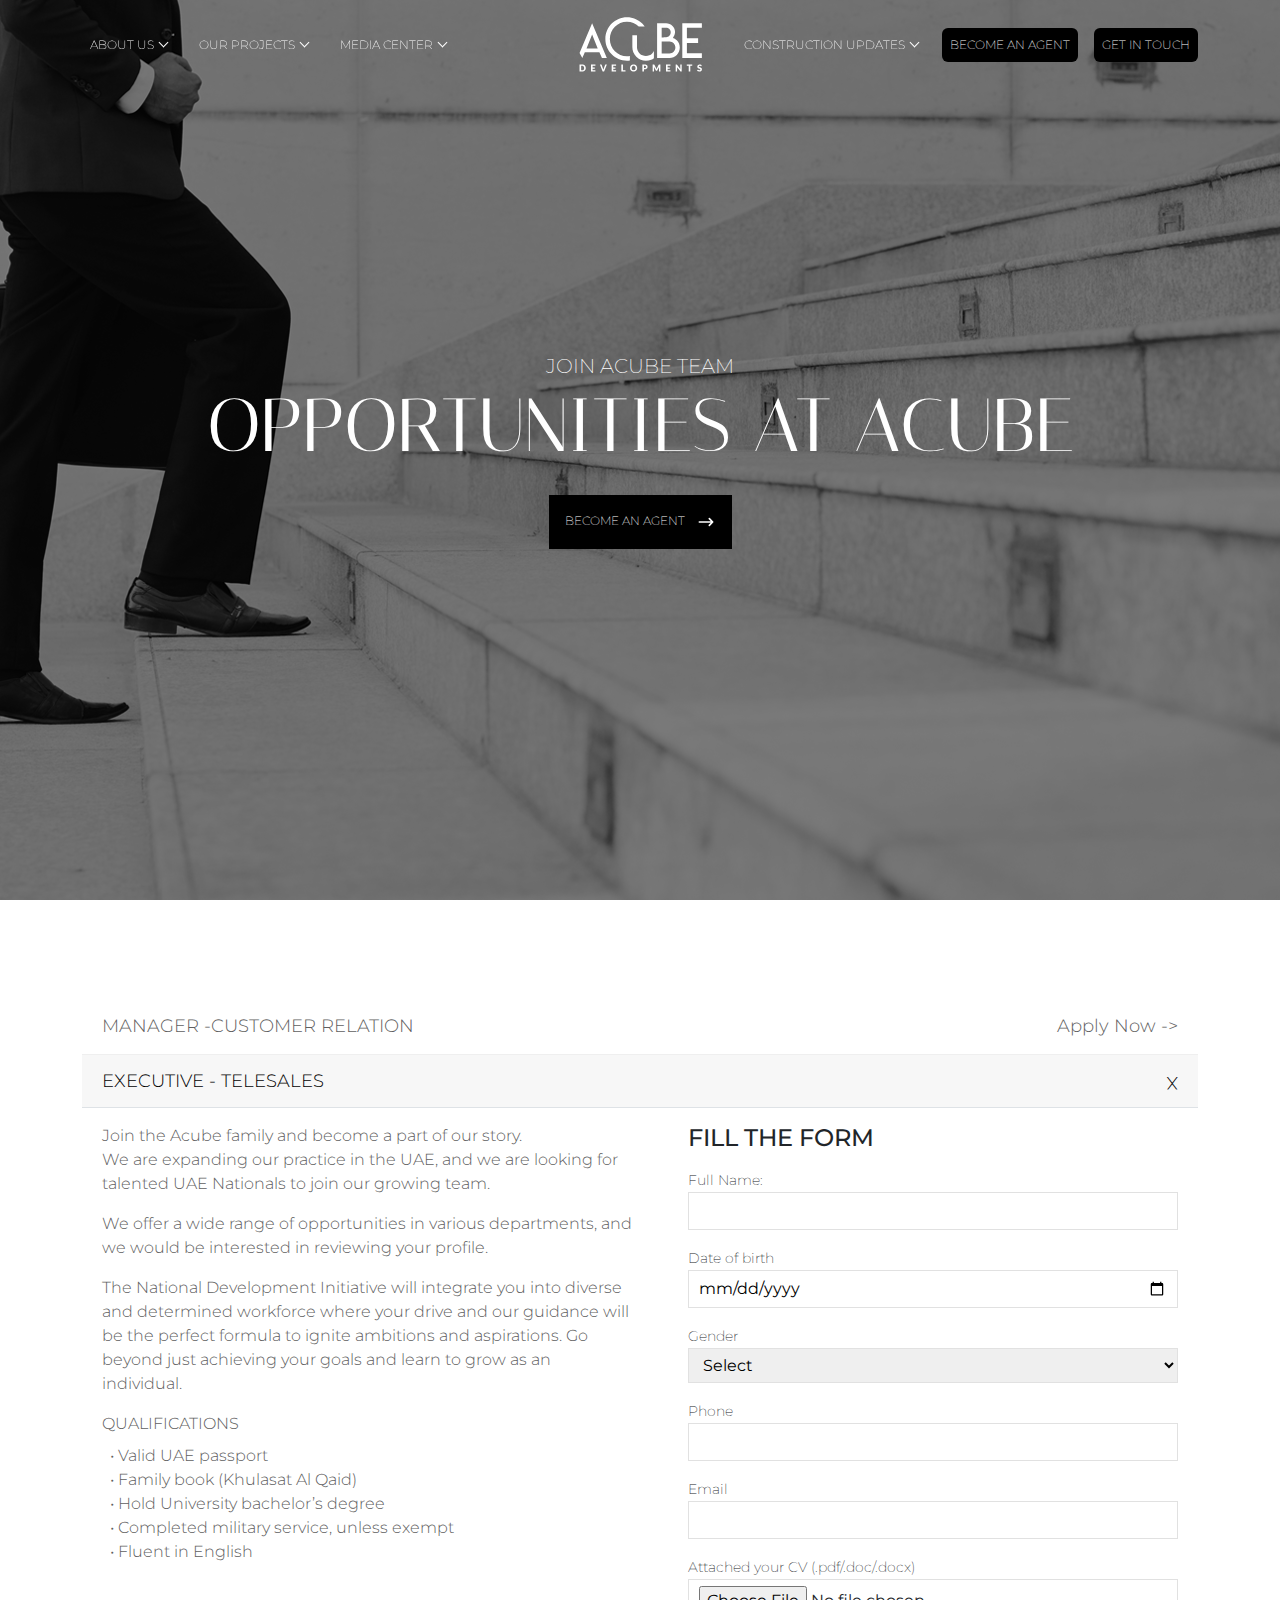
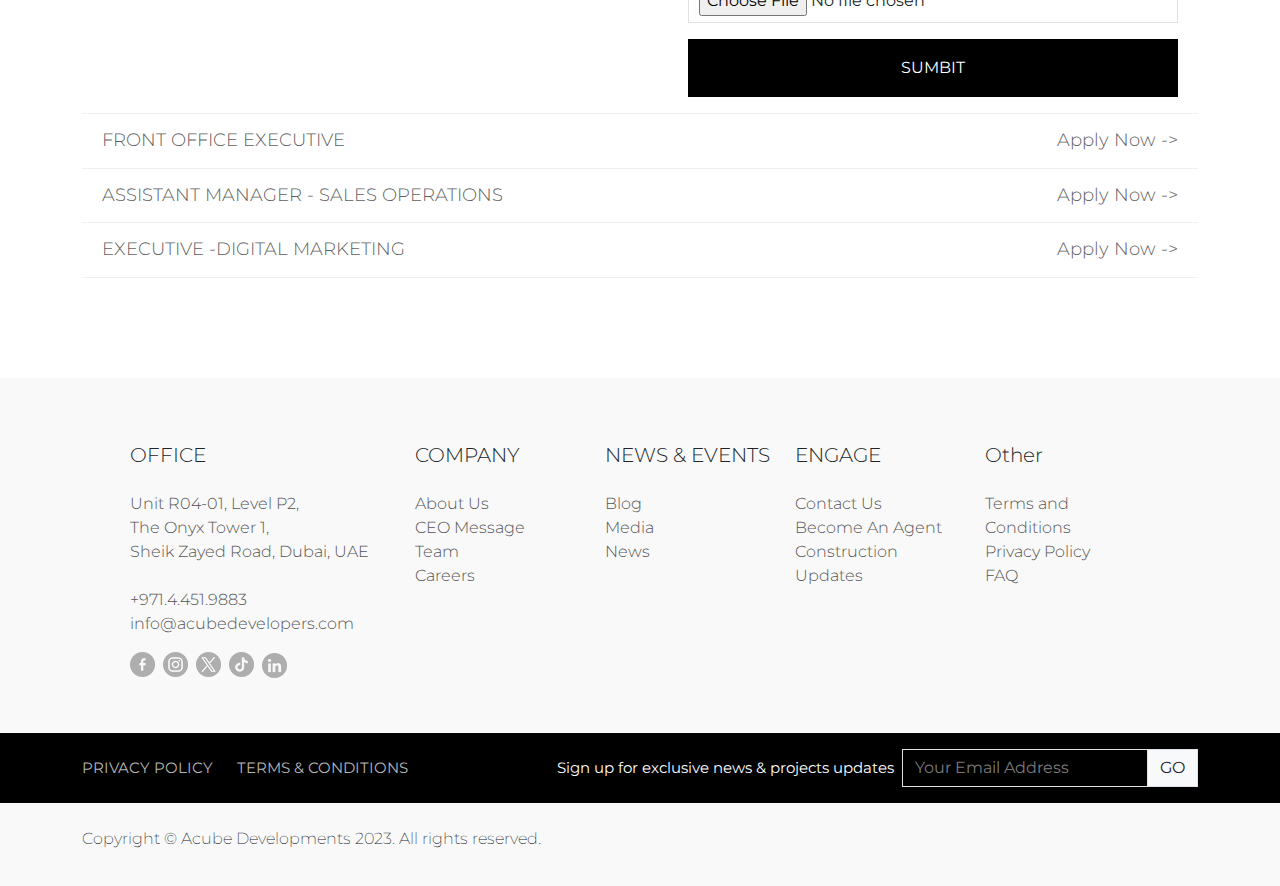
<file: careers.html>
<!DOCTYPE html>
<html lang="en">

<head>
  <meta charset="UTF-8">
  <meta name="viewport" content="width=device-width, initial-scale=1.0">
  <meta http-equiv="X-UA-Compatible" content="ie=edge">
  <title>ACUBE</title>
  <link rel='shortcut icon' href='assets/images/SVGs/favicon.ico' type='image/x-icon'>
  <link rel="stylesheet" href="https://cdn.jsdelivr.net/npm/bootstrap@5.3.2/dist/css/bootstrap.min.css">
  <link rel="stylesheet" href="assets/vendor/Swiper-slider/css/swiper-bundle.min.css">
  <link rel="preconnect" href="https://fonts.googleapis.com">
  <link rel="preconnect" href="https://fonts.gstatic.com" crossorigin>
  <link
    href="https://fonts.googleapis.com/css2?family=Italiana&family=Montserrat:wght@200;300;400;500;600;700;800;900&display=swap"
    rel="stylesheet">
  <link rel="stylesheet" href="assets/css/style.css">
</head>

<body>
  <!-- all codes for ===***header***=== starts from here -->
  <header class="header" id="header">
    <div class="container csm">
      <nav class="navbar navbar-expand-xl">
        <a class="navbar-brand d-xl-none" href="index.html">
          <img src="assets/images/SVGs/logo_WHITE.svg" alt="logo" class="img-fluid">
        </a>

        <button id="trigger" class="navbar-toggler p-2 py-1" type="button">
          <img width="45" src="assets/images/SVGs/menu.svg" alt="menu">
        </button>

        <div class="navbar-collapse hide collapse-res-nav" id="mainNav">
          <ul
            class="navbar-nav position-relative align-items-xl-center flex-grow-1 mb-2 mb-lg-0 justify-content-between d-lg-flex">
            <li>
              <ul class="p-0 d-xl-flex">
                <li class="nav-item dropdown me-3">
                  <a class="nav-link dropdown-toggle" href="#" role="button" data-bs-toggle="dropdown"
                    aria-expanded="false">
                    ABOUT US
                  </a>
                  <ul class="dropdown-menu bg-black p-1 rounded-0">
                    <li><a class="text-white dropdown-item" href="#">Action</a></li>
                    <li><a class="text-white dropdown-item" href="#">Another action</a></li>
                  </ul>
                </li>
                <li class="nav-item dropdown me-3">
                  <a class="nav-link dropdown-toggle" href="#" role="button" data-bs-toggle="dropdown"
                    aria-expanded="false">
                    OUR PROJECTS
                  </a>
                  <ul class="dropdown-menu bg-black p-1 rounded-0">
                    <li><a class="text-white dropdown-item" href="#">Action 3</a></li>
                    <li><a class="text-white dropdown-item" href="#">Another 4 action</a></li>
                  </ul>
                </li>
                <li class="nav-item dropdown">
                  <a class="nav-link dropdown-toggle" href="#" role="button" data-bs-toggle="dropdown"
                    aria-expanded="false">
                    MEDIA CENTER
                  </a>
                  <ul class="dropdown-menu bg-black p-1 rounded-0">
                    <li><a class="text-white dropdown-item" href="#">5 Action</a></li>
                    <li><a class="text-white dropdown-item" href="#">6 Another action</a></li>
                  </ul>
                </li>
              </ul>
            </li>

            <li class="lg-logo d-none d-xl-inline-block">
              <a href="index.html">
                <img src="assets/images/SVGs/logo_WHITE.svg" alt="logo" class="img-fluid">
              </a>
            </li>

            <li>
              <ul class="p-0 d-xl-flex">
                <li class="nav-item dropdown">
                  <a class="nav-link dropdown-toggle" href="#" role="button" data-bs-toggle="dropdown"
                    aria-expanded="false">
                    CONSTRUCTION UPDATES
                  </a>
                  <ul class="dropdown-menu bg-black p-1 rounded-0">
                    <li><a class="text-white dropdown-item" href="#">7 Action</a></li>
                    <li><a class="text-white dropdown-item" href="#">8 8Another action</a></li>
                  </ul>
                </li>
                <li class="nav-item dropdown ms-xl-3 mb-1 mb-xl-0">
                  <a class="nav-link bg-black rounded" href="#">
                    BECOME AN AGENT
                  </a>
                </li>
                <li class="nav-item dropdown ms-xl-3">
                  <button type="button" class="nav-link bg-black rounded" data-bs-toggle="modal"
                    data-bs-target="#getInTouch">
                    GET IN TOUCH
                  </button>
                </li>
              </ul>
            </li>
          </ul>
          <span id="closer" class="text-white position-absolute top-0 end-0 px-3 py-2 d-xl-none">X</span>
        </div>
      </nav>
    </div>
  </header>
  <!-- all codes for ===***header***=== ended -->


  <!-- all codes for ===***banner***=== starts from here -->
  <section class="banner career">
    <div class="content-wrapper">
      <p class="heading">Join acube team</p>
      <h3 class="title pb-4">OPPORTUNITIES AT ACUBE</h3>

      <a href="#registerinterest" class="btn-expo py-3 btn bg-black rounded-0">
        BECOME AN AGENT <img class="ms-2" width="20" src="assets/images/SVGs/right-arrow-w.svg" alt="ar">
      </a>
    </div>
  </section>
  <!-- all codes for ===***banner***=== ended -->

  <!-- careers -->
  <section class="career-posts">
    <div class="container csm">
      <div class="wrap">
        <div class="accordion" id="faqAccordion">
          <div class="accordion-item">
            <h2 class="accordion-header">
              <button class="accordion-button collapsed" type="button" data-bs-toggle="collapse"
                data-bs-target="#collapseOne" aria-expanded="true" aria-controls="collapseOne">
                MANAGER -CUSTOMER RELATION
              </button>
            </h2>
            <div id="collapseOne" class="accordion-collapse collapse" data-bs-parent="#faqAccordion">
              <div class="accordion-body">
                <div class="row g-3">
                  <div class="col-md-6">
                    <p class="pb-3">Join the Acube family and become a part of our story. <br>
                      We are expanding our practice in the UAE, and we are looking for talented UAE Nationals to join
                      our growing team.
                    </p>
                    <p class="pb-3">
                      We offer a wide range of opportunities in various departments, and we would be interested in
                      reviewing your profile.
                    </p>
                    <p class="pb-3">
                      The National Development Initiative will integrate you into diverse and determined workforce where
                      your drive and our guidance will be the perfect formula to ignite ambitions and aspirations. Go
                      beyond just achieving your goals and learn to grow as an individual.
                    </p>


                    <p>QUALIFICATIONS</p>
                    <ul class="pt-2 ps-2">
                      <li> • Valid UAE passport</li>
                      <li> • Family book (Khulasat Al Qaid)</li>
                      <li> • Hold University bachelor’s degree</li>
                      <li> • Completed military service, unless exempt</li>
                      <li> • Fluent in English</li>
                    </ul>
                  </div>

                  <div class="col-md-6 ps-xl-5">
                    <h4>FILL THE FORM</h4>
                    <form action="">
                      <div class="mb-3">
                        <label for="name">Full Name:</label>
                        <input type="text" id="name">
                      </div>
                      <div class="mb-3">
                        <label for="date">Date of birth</label>
                        <input type="date" id="date">
                      </div>
                      <div class="mb-3">
                        <label for="gen">Gender</label>
                        <select name="" id="gen">
                          <option value="">Select</option>
                          <option value="">Male</option>
                          <option value="">Female</option>
                        </select>
                      </div>
                      <div class="mb-3">
                        <label for="phone">Phone</label>
                        <input type="number" id="phone">
                      </div>
                      <div class="mb-3">
                        <label for="email">Email</label>
                        <input type="email" id="email">
                      </div>
                      <div class="mb-3">
                        <label for="filess">Attached your CV (.pdf/.doc/.docx)</label>
                        <input type="file" id="filess">
                      </div>
                      <button class="btn rounded-0 w-100 bg-black py-3 text-white">SUMBIT</button>
                    </form>
                  </div>
                </div>
              </div>
            </div>
          </div>

          <div class="accordion-item">
            <h2 class="accordion-header">
              <button class="accordion-button" type="button" data-bs-toggle="collapse" data-bs-target="#collapseTwo"
                aria-expanded="false" aria-controls="collapseTwo">
                EXECUTIVE - TELESALES
              </button>
            </h2>
            <div id="collapseTwo" class="accordion-collapse collapse show" data-bs-parent="#faqAccordion">
              <div class="accordion-body">
                <div class="row g-3">
                  <div class="col-md-6">
                    <p class="pb-3">Join the Acube family and become a part of our story. <br>
                      We are expanding our practice in the UAE, and we are looking for talented UAE Nationals to join
                      our growing team.
                    </p>
                    <p class="pb-3">
                      We offer a wide range of opportunities in various departments, and we would be interested in
                      reviewing your profile.
                    </p>
                    <p class="pb-3">
                      The National Development Initiative will integrate you into diverse and determined workforce where
                      your drive and our guidance will be the perfect formula to ignite ambitions and aspirations. Go
                      beyond just achieving your goals and learn to grow as an individual.
                    </p>


                    <p>QUALIFICATIONS</p>
                    <ul class="pt-2 ps-2">
                      <li> • Valid UAE passport</li>
                      <li> • Family book (Khulasat Al Qaid)</li>
                      <li> • Hold University bachelor’s degree</li>
                      <li> • Completed military service, unless exempt</li>
                      <li> • Fluent in English</li>
                    </ul>
                  </div>

                  <div class="col-md-6 ps-xl-5">
                    <h4>FILL THE FORM</h4>
                    <form action="">
                      <div class="mb-3">
                        <label for="name">Full Name:</label>
                        <input type="text" id="name">
                      </div>
                      <div class="mb-3">
                        <label for="date">Date of birth</label>
                        <input type="date" id="date">
                      </div>
                      <div class="mb-3">
                        <label for="gen">Gender</label>
                        <select name="" id="gen">
                          <option value="">Select</option>
                          <option value="">Male</option>
                          <option value="">Female</option>
                        </select>
                      </div>
                      <div class="mb-3">
                        <label for="phone">Phone</label>
                        <input type="number" id="phone">
                      </div>
                      <div class="mb-3">
                        <label for="email">Email</label>
                        <input type="email" id="email">
                      </div>
                      <div class="mb-3">
                        <label for="filess">Attached your CV (.pdf/.doc/.docx)</label>
                        <input type="file" id="filess">
                      </div>
                      <button class="btn rounded-0 w-100 bg-black py-3 text-white">SUMBIT</button>
                    </form>
                  </div>
                </div>
              </div>
            </div>
          </div>

          <div class="accordion-item">
            <h2 class="accordion-header">
              <button class="accordion-button collapsed" type="button" data-bs-toggle="collapse"
                data-bs-target="#collapseThree" aria-expanded="false" aria-controls="collapseThree">
                FRONT OFFICE EXECUTIVE
              </button>
            </h2>
            <div id="collapseThree" class="accordion-collapse collapse" data-bs-parent="#faqAccordion">
              <div class="accordion-body">
                <div class="row g-3">
                  <div class="col-md-6">
                    <p class="pb-3">Join the Acube family and become a part of our story. <br>
                      We are expanding our practice in the UAE, and we are looking for talented UAE Nationals to join
                      our growing team.
                    </p>
                    <p class="pb-3">
                      We offer a wide range of opportunities in various departments, and we would be interested in
                      reviewing your profile.
                    </p>
                    <p class="pb-3">
                      The National Development Initiative will integrate you into diverse and determined workforce where
                      your drive and our guidance will be the perfect formula to ignite ambitions and aspirations. Go
                      beyond just achieving your goals and learn to grow as an individual.
                    </p>


                    <p>QUALIFICATIONS</p>
                    <ul class="pt-2 ps-2">
                      <li> • Valid UAE passport</li>
                      <li> • Family book (Khulasat Al Qaid)</li>
                      <li> • Hold University bachelor’s degree</li>
                      <li> • Completed military service, unless exempt</li>
                      <li> • Fluent in English</li>
                    </ul>
                  </div>

                  <div class="col-md-6 ps-xl-5">
                    <h4>FILL THE FORM</h4>
                    <form action="">
                      <div class="mb-3">
                        <label for="name">Full Name:</label>
                        <input type="text" id="name">
                      </div>
                      <div class="mb-3">
                        <label for="date">Date of birth</label>
                        <input type="date" id="date">
                      </div>
                      <div class="mb-3">
                        <label for="gen">Gender</label>
                        <select name="" id="gen">
                          <option value="">Select</option>
                          <option value="">Male</option>
                          <option value="">Female</option>
                        </select>
                      </div>
                      <div class="mb-3">
                        <label for="phone">Phone</label>
                        <input type="number" id="phone">
                      </div>
                      <div class="mb-3">
                        <label for="email">Email</label>
                        <input type="email" id="email">
                      </div>
                      <div class="mb-3">
                        <label for="filess">Attached your CV (.pdf/.doc/.docx)</label>
                        <input type="file" id="filess">
                      </div>
                      <button class="btn rounded-0 w-100 bg-black py-3 text-white">SUMBIT</button>
                    </form>
                  </div>
                </div>
              </div>
            </div>
          </div>

          <div class="accordion-item">
            <h2 class="accordion-header">
              <button class="accordion-button collapsed" type="button" data-bs-toggle="collapse"
                data-bs-target="#collapseFour" aria-expanded="false" aria-controls="collapseFour">
                ASSISTANT MANAGER <br class="d-md-none"> - SALES OPERATIONS
              </button>
            </h2>
            <div id="collapseFour" class="accordion-collapse collapse" data-bs-parent="#faqAccordion">
              <div class="accordion-body">
                <div class="row g-3">
                  <div class="col-md-6">
                    <p class="pb-3">Join the Acube family and become a part of our story. <br>
                      We are expanding our practice in the UAE, and we are looking for talented UAE Nationals to join
                      our growing team.
                    </p>
                    <p class="pb-3">
                      We offer a wide range of opportunities in various departments, and we would be interested in
                      reviewing your profile.
                    </p>
                    <p class="pb-3">
                      The National Development Initiative will integrate you into diverse and determined workforce where
                      your drive and our guidance will be the perfect formula to ignite ambitions and aspirations. Go
                      beyond just achieving your goals and learn to grow as an individual.
                    </p>


                    <p>QUALIFICATIONS</p>
                    <ul class="pt-2 ps-2">
                      <li> • Valid UAE passport</li>
                      <li> • Family book (Khulasat Al Qaid)</li>
                      <li> • Hold University bachelor’s degree</li>
                      <li> • Completed military service, unless exempt</li>
                      <li> • Fluent in English</li>
                    </ul>
                  </div>

                  <div class="col-md-6 ps-xl-5">
                    <h4>FILL THE FORM</h4>
                    <form action="">
                      <div class="mb-3">
                        <label for="name">Full Name:</label>
                        <input type="text" id="name">
                      </div>
                      <div class="mb-3">
                        <label for="date">Date of birth</label>
                        <input type="date" id="date">
                      </div>
                      <div class="mb-3">
                        <label for="gen">Gender</label>
                        <select name="" id="gen">
                          <option value="">Select</option>
                          <option value="">Male</option>
                          <option value="">Female</option>
                        </select>
                      </div>
                      <div class="mb-3">
                        <label for="phone">Phone</label>
                        <input type="number" id="phone">
                      </div>
                      <div class="mb-3">
                        <label for="email">Email</label>
                        <input type="email" id="email">
                      </div>
                      <div class="mb-3">
                        <label for="filess">Attached your CV (.pdf/.doc/.docx)</label>
                        <input type="file" id="filess">
                      </div>
                      <button class="btn rounded-0 w-100 bg-black py-3 text-white">SUMBIT</button>
                    </form>
                  </div>
                </div>
              </div>
            </div>
          </div>

          <div class="accordion-item">
            <h2 class="accordion-header">
              <button class="accordion-button collapsed" type="button" data-bs-toggle="collapse"
                data-bs-target="#collapseFive" aria-expanded="false" aria-controls="collapseFive">
                EXECUTIVE -DIGITAL MARKETING
              </button>
            </h2>
            <div id="collapseFive" class="accordion-collapse collapse" data-bs-parent="#faqAccordion">
              <div class="accordion-body">
                <div class="row g-3">
                  <div class="col-md-6">
                    <p class="pb-3">Join the Acube family and become a part of our story. <br>
                      We are expanding our practice in the UAE, and we are looking for talented UAE Nationals to join
                      our growing team.
                    </p>
                    <p class="pb-3">
                      We offer a wide range of opportunities in various departments, and we would be interested in
                      reviewing your profile.
                    </p>
                    <p class="pb-3">
                      The National Development Initiative will integrate you into diverse and determined workforce where
                      your drive and our guidance will be the perfect formula to ignite ambitions and aspirations. Go
                      beyond just achieving your goals and learn to grow as an individual.
                    </p>


                    <p>QUALIFICATIONS</p>
                    <ul class="pt-2 ps-2">
                      <li> • Valid UAE passport</li>
                      <li> • Family book (Khulasat Al Qaid)</li>
                      <li> • Hold University bachelor’s degree</li>
                      <li> • Completed military service, unless exempt</li>
                      <li> • Fluent in English</li>
                    </ul>
                  </div>

                  <div class="col-md-6 ps-xl-5">
                    <h4>FILL THE FORM</h4>
                    <form action="">
                      <div class="mb-3">
                        <label for="name">Full Name:</label>
                        <input type="text" id="name">
                      </div>
                      <div class="mb-3">
                        <label for="date">Date of birth</label>
                        <input type="date" id="date">
                      </div>
                      <div class="mb-3">
                        <label for="gen">Gender</label>
                        <select name="" id="gen">
                          <option value="">Select</option>
                          <option value="">Male</option>
                          <option value="">Female</option>
                        </select>
                      </div>
                      <div class="mb-3">
                        <label for="phone">Phone</label>
                        <input type="number" id="phone">
                      </div>
                      <div class="mb-3">
                        <label for="email">Email</label>
                        <input type="email" id="email">
                      </div>
                      <div class="mb-3">
                        <label for="filess">Attached your CV (.pdf/.doc/.docx)</label>
                        <input type="file" id="filess">
                      </div>
                      <button class="btn rounded-0 w-100 bg-black py-3 text-white">SUMBIT</button>
                    </form>
                  </div>
                </div>
              </div>
            </div>
          </div>
        </div>
      </div>
    </div>
  </section>
  <!--  -->



  <!-- footer -->
  <footer class="footer">
    <div class="topper">
      <div class="container">
        <div class="row gy-5 justify-content-xl-center">
          <div class="col-md-6 col-lg-4 col-xl-3">
            <h3>OFFICE</h3>
            <p>Unit R04-01, Level P2, <br>
              The Onyx Tower 1, <br>
              Sheik Zayed Road, Dubai, UAE <br>
              <br>
              +971.4.451.9883 <br>
              info@acubedevelopers.com
            </p>
            <ul class="p-0 pt-3 d-flex align-items-center">
              <li>
                <a href="#">
                  <img src="assets/images/social/facebook.png" alt="a">
                </a>
              </li>
              <li class="ms-2">
                <a href="#">
                  <img src="assets/images/social/instagram.png" alt="a">
                </a>
              </li>
              <li class="ms-2">
                <a href="#">
                  <img src="assets/images/social/twitter.png" alt="a">
                </a>
              </li>
              <li class="ms-2">
                <a href="#">
                  <img src="assets/images/social/tiktok.png" alt="a">
                </a>
              </li>
              <li class="ms-2">
                <a href="#">
                  <img src="assets/images/social/linkedin.png" alt="a">
                </a>
              </li>
            </ul>
          </div>
          <div class="col-6 col-lg-4 col-xl-2">
            <h3>COMPANY</h3>
            <ul class="p-0">
              <li><a href="#">About Us</a></li>
              <li><a href="#">CEO Message</a></li>
              <li><a href="#">Team</a></li>
              <li><a href="#">Careers</a></li>
            </ul>
          </div>
          <div class="col-6 col-lg-4 col-xl-2">
            <h3>NEWS & EVENTS</h3>
            <ul class="p-0">
              <li><a href="#">Blog</a></li>
              <li><a href="#">Media</a></li>
              <li><a href="#">News</a></li>
            </ul>
          </div>
          <div class="col-6 col-lg-4 col-xl-2">
            <h3>ENGAGE</h3>
            <ul class="p-0">
              <li><a href="#">Contact Us</a></li>
              <li><a href="#">Become An Agent</a></li>
              <li><a href="#">Construction Updates</a></li>
            </ul>
          </div>
          <div class="col-6 col-lg-4 col-xl-2">
            <h3>Other</h3>
            <ul class="p-0">
              <li><a href="#">Terms and Conditions</a></li>
              <li><a href="#">Privacy Policy</a></li>
              <li><a href="#">FAQ</a></li>
            </ul>
          </div>
        </div>
      </div>
    </div>

    <div class="middle bg-black py-3">
      <div class="container csm">
        <div class="d-lg-flex justify-content-between">
          <ul class="d-md-flex align-items-center p-0">
            <li class="me-4"><a href="#" style="font-size: 15px;color: #b6b6b6;">PRIVACY POLICY</a></li>
            <li><a href="#" style="font-size: 15px;color: #b6b6b6;">TERMS & CONDITIONS</a></li>
          </ul>

          <div class="d-md-flex align-items-center pt-3 pt-md-0">
            <p class="text-white text-nowrap pe-md-2 pb-2 pb-md-0" style="font-size: 15px;">Sign up for exclusive news &
              projects updates
            </p>
            <div class="input-group">
              <input type="text" class="form-control email-sub text-white rounded-0" style="background: transparent;"
                placeholder="Your Email Address" aria-label="Your Email Address" aria-describedby="basic-addon2">
              <div class="input-group-append">
                <button class="input-group-text rounded-0" id="basic-addon2">GO</button>
              </div>
            </div>
          </div>
        </div>
      </div>
    </div>

    <div class="bottom pt-4">
      <div class="container csm">
        <div class="d-md-flex align-items-center justify-content-between">
          <p class="pb-2 pb-md-0" style="font-weight: 15;font-weight: 200;">Copyright © Acube Developments 2023. All
            rights
            reserved.</p>
        </div>
      </div>
    </div>
  </footer>
  <!-- footer ended -->

  <!-- all modal -->

  <!-- get in touch Modal -->
  <div class="touch-modal">
    <div class="modal fade" id="getInTouch" tabindex="-1" aria-labelledby="getInTouchLabel" aria-hidden="true">
      <div class="modal-dialog modal-dialog-centered">
        <div class="modal-content rounded-0" style="max-width: 425px;">
          <div class="modal-header pb-0 border-0">
            <h1 class="modal-title fs-5" id="getInTouchLabel"></h1>
            <button type="button" class="btn-close border" data-bs-dismiss="modal" aria-label="Close"></button>
          </div>
          <div class="modal-body p-4">
            <h2 style="font-weight: 300;font-size: 20px;padding-bottom: 20px;">GET IN TOUCH </h2>
            <form>
              <input type="text" class="form-control rounded-0 mb-3" placeholder="Full Name">

              <div class="input-group mb-3 rounded-0">
                <span class="input-group-text rounded-0" id="basic-addon1">
                  <div class="dropdown rounded-0 p-0">
                    <a class="btn rounded-0 p-0 dropdown-toggle d-flex align-items-center" href="#" role="button"
                      data-bs-toggle="dropdown" aria-expanded="false">
                      <img class="me-2" src="assets/images/flags/flag-1.png" alt="uae">971
                    </a>

                    <ul class="dropdown-menu">
                      <li><a class="dropdown-item" href="#"> <img class="me-2" src="assets/images/flags/flag-1.png"
                            alt="uae">971</a></li>
                      <li><a class="dropdown-item" href="#"> <img class="me-2" src="assets/images/flags/flag-1.png"
                            alt="uae">972</a></li>
                      <li><a class="dropdown-item" href="#"> <img class="me-2" src="assets/images/flags/flag-1.png"
                            alt="uae">973</a></li>
                    </ul>
                  </div>
                </span>
                <input type="text" class="form-control rounded-0" aria-label="Username" aria-describedby="basic-addon1">
              </div>

              <input type="email" class="form-control rounded-0 mb-3" placeholder="Email">

              <select name="" id="" class="form-select mb-3 rounded-0">
                <option value="">Interested in?</option>
                <option value="">po1</option>
                <option value="">po2</option>
              </select>

              <div class="d-flex mb-3">
                <input type="checkbox" name="check" id="check">
                <label for="check" style="font-size: 11px;font-weight: 300; margin-left: 5px;">Keep me updated on news
                  and offer </label>
              </div>
              <p style="font-size: 11px;font-weight: 300; margin-bottom: 20px;">Please visit the <a href="#"
                  class="text-black">privacy policy</a> to
                understand how ACUBE
                handles your personal data.</p>
              <button type="button" type="submit" class="btn text-white py-2 rounded-0 w-100 bg-black"
                style="font-size: 13px;">
                SUBMIT
              </button>
            </form>
          </div>
        </div>
      </div>
    </div>
  </div>

  <!-- bookAppoinment modal -->
  <div class="bookAppoinment-modal">
    <div class="modal fade" id="bookAppoinment" tabindex="-1" aria-labelledby="bookAppoinmentLabel" aria-hidden="true">
      <div class="modal-dialog modal-dialog-centered">
        <div class="modal-content rounded-0" style="max-width: 425px;">
          <div class="modal-header pb-0 border-0">
            <h1 class="modal-title fs-5" id="bookAppoinmentLabel"></h1>
            <button type="button" class="btn-close border" data-bs-dismiss="modal" aria-label="Close"></button>
          </div>
          <div class="modal-body p-4">
            <h2 style="font-weight: 300;font-size: 20px;padding-bottom: 20px;">SCHEDULE A CALL
            </h2>
            <form>
              <input type="text" class="form-control rounded-0 mb-3" placeholder="Full Name">

              <div class="input-group mb-3 rounded-0">
                <span class="input-group-text rounded-0" id="basic-addon1">
                  <div class="dropdown rounded-0 p-0">
                    <a class="btn rounded-0 p-0 dropdown-toggle d-flex align-items-center" href="#" role="button"
                      data-bs-toggle="dropdown" aria-expanded="false">
                      <img class="me-2" src="assets/images/flags/flag-1.png" alt="uae">971
                    </a>

                    <ul class="dropdown-menu">
                      <li><a class="dropdown-item" href="#"> <img class="me-2" src="assets/images/flags/flag-1.png"
                            alt="uae">971</a></li>
                      <li><a class="dropdown-item" href="#"> <img class="me-2" src="assets/images/flags/flag-1.png"
                            alt="uae">972</a></li>
                      <li><a class="dropdown-item" href="#"> <img class="me-2" src="assets/images/flags/flag-1.png"
                            alt="uae">973</a></li>
                    </ul>
                  </div>
                </span>
                <input type="text" class="form-control rounded-0" aria-label="Username" aria-describedby="basic-addon1">
              </div>

              <input type="email" class="form-control rounded-0 mb-3" placeholder="Email">

              <div class="row g-1 pb-3">
                <div class="col-6">
                  <input type="date" class="form-control rounded-0" placeholder="Email">
                </div>
                <div class="col-6">
                  <select name="" id="" class="form-select rounded-0">
                    <option value="">Prefered Time(GST)</option>
                    <option value="">po1</option>
                    <option value="">po2</option>
                  </select>
                </div>
              </div>

              <div class="d-flex mb-3">
                <input type="checkbox" name="check" id="check3">
                <label for="check3" style="font-size: 11px;font-weight: 300; margin-left: 5px;">Keep me updated on news
                  and offer </label>
              </div>

              <p style="font-size: 11px;font-weight: 300; margin-bottom: 20px;">Please visit the <a href="#"
                  class="text-black">privacy policy</a> to
                understand how ACUBE
                handles your personal data.</p>
              <button type="button" type="submit" class="btn text-white py-2 rounded-0 w-100 bg-black"
                style="font-size: 13px;">
                SUBMIT
              </button>
            </form>
          </div>
        </div>
      </div>
    </div>
  </div>

  <!-- register Modal -->
  <div class="register-modal">
    <div class="modal fade" id="register" tabindex="-1" aria-labelledby="registerLabel" aria-hidden="true">
      <div class="modal-dialog modal-dialog-centered">
        <div class="modal-content rounded-0" style="max-width: 850px;">
          <div class="modal-body p-0">
            <div class="row g-0">
              <div class="col-md-6 p-0 p-md-0">
                <div class="text-end">
                  <button type="button" class="btn-close m-1 border d-md-none" data-bs-dismiss="modal"
                    aria-label="Close"></button>
                </div>
                <img src="assets/images/register.png" alt="re" class="img-fluid w-100">
              </div>
              <div class="col-md-6 p-4">
                <div class="modal-header pb-0 border-0">
                  <h1 class="modal-title fs-5" id="registerLabel"></h1>
                  <button type="button" class="btn-close d-none d-md-inline-block border" data-bs-dismiss="modal"
                    aria-label="Close"></button>
                </div>
                <h2 style="font-weight: 300;font-size: 20px;padding-bottom: 20px;">Register your interest</h2>
                <form>
                  <input type="text" class="form-control rounded-0 mb-3" placeholder="Full Name">

                  <div class="input-group mb-3 rounded-0">
                    <span class="input-group-text rounded-0" id="basic-addon1">
                      <div class="dropdown rounded-0 p-0">
                        <a class="btn rounded-0 p-0 dropdown-toggle d-flex align-items-center" href="#" role="button"
                          data-bs-toggle="dropdown" aria-expanded="false">
                          <img class="me-2" src="assets/images/flags/flag-1.png" alt="uae">971
                        </a>

                        <ul class="dropdown-menu">
                          <li><a class="dropdown-item" href="#"> <img class="me-2" src="assets/images/flags/flag-1.png"
                                alt="uae">971</a></li>
                          <li><a class="dropdown-item" href="#"> <img class="me-2" src="assets/images/flags/flag-1.png"
                                alt="uae">972</a></li>
                          <li><a class="dropdown-item" href="#"> <img class="me-2" src="assets/images/flags/flag-1.png"
                                alt="uae">973</a></li>
                        </ul>
                      </div>
                    </span>
                    <input type="text" class="form-control rounded-0" aria-label="Username"
                      aria-describedby="basic-addon1">
                  </div>

                  <input type="email" class="form-control rounded-0 mb-3" placeholder="Email">

                  <select name="" id="" class="form-select mb-3 rounded-0">
                    <option value="">Select a Project</option>
                    <option value="">po1</option>
                    <option value="">po2</option>
                  </select>

                  <p style="font-size: 11px;font-weight: 300; margin-bottom: 20px;">
                    I agree to share my data with Acube Developers, and allow Acube Developers or its affiliates to
                    collect, control or process my data in order to communicate with me. Should I wish to unsubscribe,
                    I
                    will send an email to info@acube.ae. For more information on our Terms & Conditions, Please click
                    here.
                  </p>
                  <button type="button" type="submit" class="btn text-white py-2 rounded-0 w-100 bg-black"
                    style="font-size: 13px;">
                    SUBMIT
                  </button>
                </form>
              </div>
            </div>
          </div>
        </div>
      </div>
    </div>
  </div>

  <!-- all scripts are starts from here -->
  <script src="https://cdn.jsdelivr.net/npm/bootstrap@5.3.2/dist/js/bootstrap.bundle.min.js"></script>
  <script src="assets/vendor/Swiper-slider/js/swiper-bundle.min.js"></script>
  <script src="assets/js/custom.js"></script>
  <!-- .........script ended............. -->
</body>

</html>
</file>
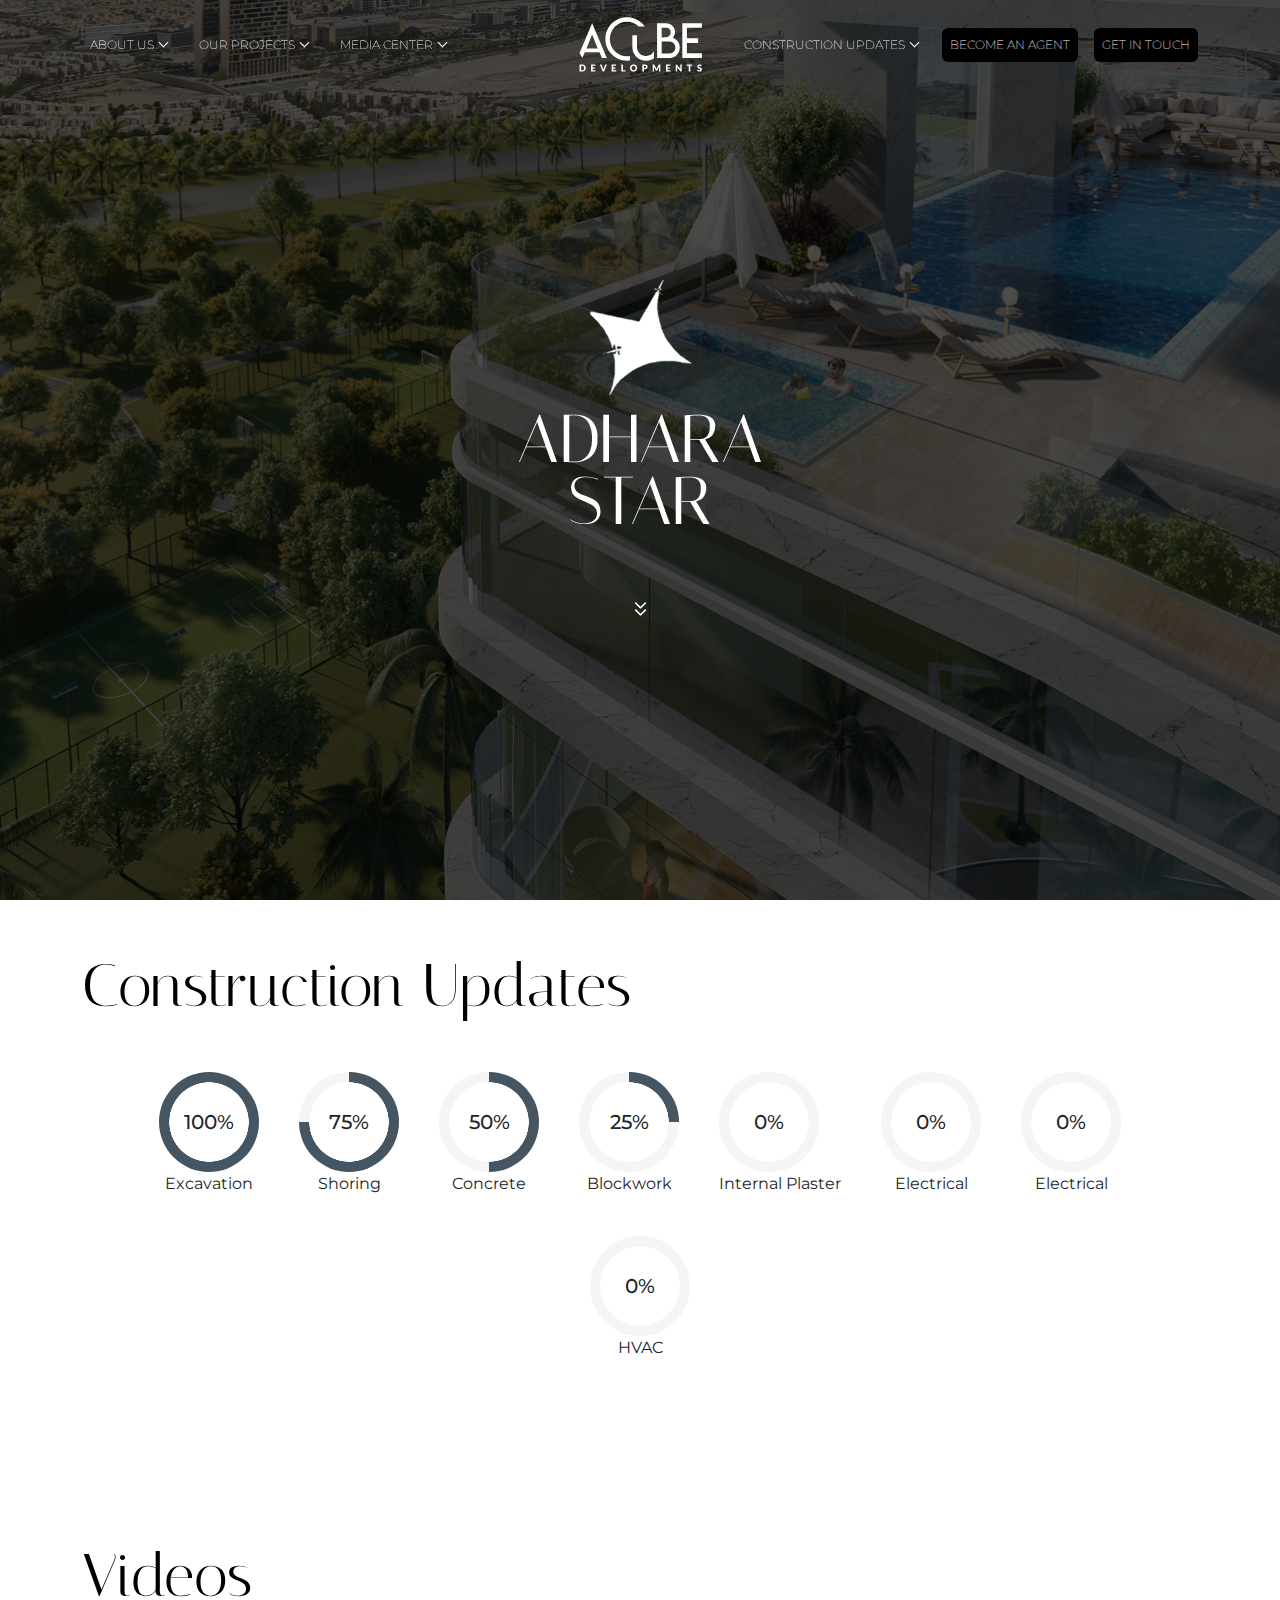
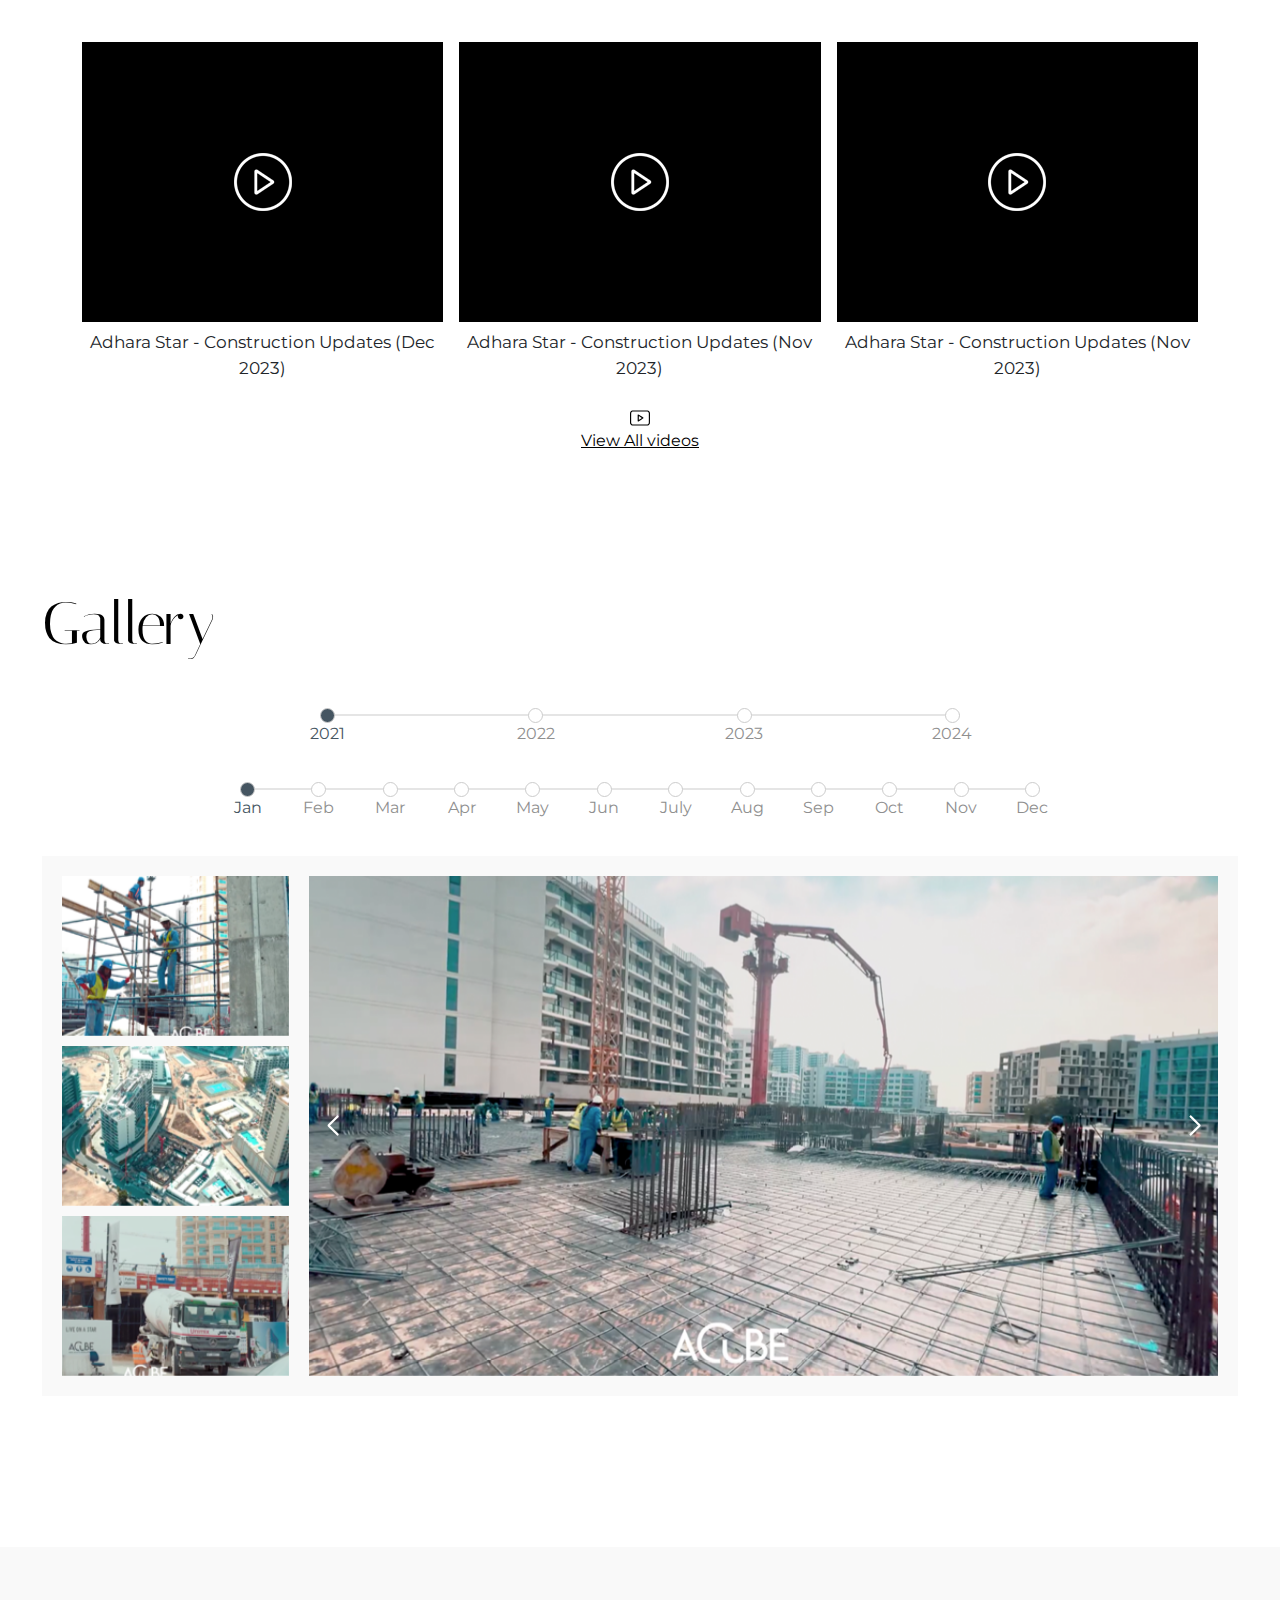
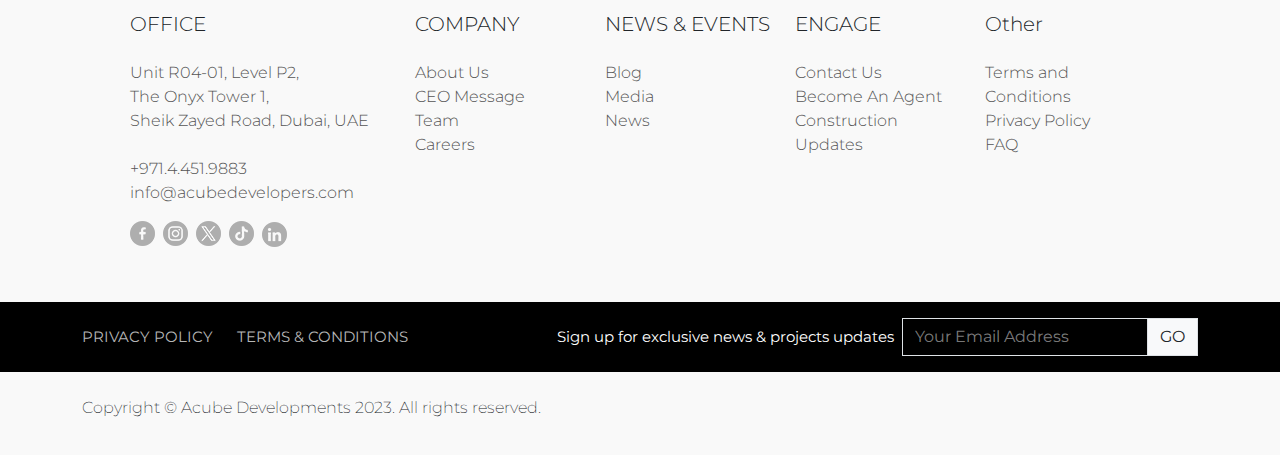
<file: construction-updates.html>
<!DOCTYPE html>
<html lang="en">

<head>
  <meta charset="UTF-8">
  <meta name="viewport" content="width=device-width, initial-scale=1.0">
  <meta http-equiv="X-UA-Compatible" content="ie=edge">
  <title>ACUBE</title>
  <link rel='shortcut icon' href='assets/images/SVGs/favicon.ico' type='image/x-icon'>
  <link rel="stylesheet" href="https://cdn.jsdelivr.net/npm/bootstrap@5.3.2/dist/css/bootstrap.min.css">
  <link rel="stylesheet" href="assets/vendor/Swiper-slider/css/swiper-bundle.min.css">
  <link rel="preconnect" href="https://fonts.googleapis.com">
  <link rel="preconnect" href="https://fonts.gstatic.com" crossorigin>
  <link
    href="https://fonts.googleapis.com/css2?family=Italiana&family=Montserrat:wght@200;300;400;500;600;700;800;900&display=swap"
    rel="stylesheet">
  <link rel="stylesheet" href="assets/css/style.css">
</head>

<body>
  <!-- all codes for ===***header***=== starts from here -->
  <header class="header" id="header">
    <div class="container csm">
      <nav class="navbar navbar-expand-xl">
        <a class="navbar-brand d-xl-none" href="index.html">
          <img src="assets/images/SVGs/logo_WHITE.svg" alt="logo" class="img-fluid">
        </a>

        <button id="trigger" class="navbar-toggler p-2 py-1" type="button">
          <img width="45" src="assets/images/SVGs/menu.svg" alt="menu">
        </button>

        <div class="navbar-collapse hide collapse-res-nav" id="mainNav">
          <ul
            class="navbar-nav position-relative align-items-xl-center flex-grow-1 mb-2 mb-lg-0 justify-content-between d-lg-flex">
            <li>
              <ul class="p-0 d-xl-flex">
                <li class="nav-item dropdown me-3">
                  <a class="nav-link dropdown-toggle" href="#" role="button" data-bs-toggle="dropdown"
                    aria-expanded="false">
                    ABOUT US
                  </a>
                  <ul class="dropdown-menu bg-black p-1 rounded-0">
                    <li><a class="text-white dropdown-item" href="#">Action</a></li>
                    <li><a class="text-white dropdown-item" href="#">Another action</a></li>
                  </ul>
                </li>
                <li class="nav-item dropdown me-3">
                  <a class="nav-link dropdown-toggle" href="#" role="button" data-bs-toggle="dropdown"
                    aria-expanded="false">
                    OUR PROJECTS
                  </a>
                  <ul class="dropdown-menu bg-black p-1 rounded-0">
                    <li><a class="text-white dropdown-item" href="#">Action 3</a></li>
                    <li><a class="text-white dropdown-item" href="#">Another 4 action</a></li>
                  </ul>
                </li>
                <li class="nav-item dropdown">
                  <a class="nav-link dropdown-toggle" href="#" role="button" data-bs-toggle="dropdown"
                    aria-expanded="false">
                    MEDIA CENTER
                  </a>
                  <ul class="dropdown-menu bg-black p-1 rounded-0">
                    <li><a class="text-white dropdown-item" href="#">5 Action</a></li>
                    <li><a class="text-white dropdown-item" href="#">6 Another action</a></li>
                  </ul>
                </li>
              </ul>
            </li>

            <li class="lg-logo d-none d-xl-inline-block">
              <a href="index.html">
                <img src="assets/images/SVGs/logo_WHITE.svg" alt="logo" class="img-fluid">
              </a>
            </li>

            <li>
              <ul class="p-0 d-xl-flex">
                <li class="nav-item dropdown">
                  <a class="nav-link dropdown-toggle" href="#" role="button" data-bs-toggle="dropdown"
                    aria-expanded="false">
                    CONSTRUCTION UPDATES
                  </a>
                  <ul class="dropdown-menu bg-black p-1 rounded-0">
                    <li><a class="text-white dropdown-item" href="#">7 Action</a></li>
                    <li><a class="text-white dropdown-item" href="#">8 8Another action</a></li>
                  </ul>
                </li>
                <li class="nav-item dropdown ms-xl-3 mb-1 mb-xl-0">
                  <a class="nav-link bg-black rounded" href="#">
                    BECOME AN AGENT
                  </a>
                </li>
                <li class="nav-item dropdown ms-xl-3">
                  <button type="button" class="nav-link bg-black rounded" data-bs-toggle="modal"
                    data-bs-target="#getInTouch">
                    GET IN TOUCH
                  </button>
                </li>
              </ul>
            </li>
          </ul>
          <span id="closer" class="text-white position-absolute top-0 end-0 px-3 py-2 d-xl-none">X</span>
        </div>
      </nav>
    </div>
  </header>
  <!-- all codes for ===***header***=== ended -->

  <!-- all codes for ===***banner***=== starts from here -->
  <section class="banner project">
    <div class="content-wrapper">
      <img src="assets/images/b-white.png" alt="q" class="img-fluid">
      <br>
      <br>
      <br>
      <br>
      <a href="#cons">
        <img src="assets/images/project/ar-d.png" alt="q" class="img-fluid">
      </a>
    </div>
  </section>
  <!-- all codes for ===***banner***=== ended -->

  <!-- section construction starts -->
  <section class="construction" id="cons">
    <div class="container">
      <h3 class="section-header">Construction Updates</h3>

      <div class="p-wrap">
        <div class="item">
          <div class="radial-prog1 one position-relative">
            <span>100%</span>
          </div>
          <p>Excavation</p>
        </div>
        <div class="item">
          <div class="radial-prog1 two position-relative">
            <span>75%</span>
          </div>
          <p>Shoring</p>
        </div>
        <div class="item">
          <div class="radial-prog1 three position-relative">
            <span>50%</span>
          </div>
          <p>Concrete</p>
        </div>
        <div class="item">
          <div class="radial-prog1 four position-relative">
            <span>25%</span>
          </div>
          <p>Blockwork</p>
        </div>
        <div class="item">
          <div class="radial-prog1 five position-relative">
            <span>0%</span>
          </div>
          <p>Internal Plaster</p>
        </div>
        <div class="item">
          <div class="radial-prog1 five position-relative">
            <span>0%</span>
          </div>
          <p>Electrical</p>
        </div>
        <div class="item">
          <div class="radial-prog1 five position-relative">
            <span>0%</span>
          </div>
          <p>Electrical</p>
        </div>
        <div class="item">
          <div class="radial-prog1 five position-relative">
            <span>0%</span>
          </div>
          <p>HVAC</p>
        </div>
      </div>
    </div>
  </section>
  <!-- section construction ends -->

  <!-- section vidseo starts -->
  <section class="videos">
    <div class="top">
      <div class="container">
        <h3 class="section-header">Videos</h3>
      </div>

      <div class="container csm">
        <div class="row g-3 gy-4">
          <div class="col-md-6 col-xl-4">
            <div class="position-relative" style="min-height: 280px; background: #000;">
              <button data-bs-toggle="modal" data-bs-target="#staticBackdrop1"
                class="position-absolute btn start-50 top-50 translate-middle">
                <img src="assets/images/project/Vtour/pla.png" alt="q" class="img-fluid">
              </button>
            </div>
            <p class="text-center pt-2" style="font-size: 17px;">Adhara Star - Construction Updates (Dec 2023)</p>
          </div>
          <div class="col-md-6 col-xl-4">
            <div class="position-relative" style="min-height: 280px; background: #000;">
              <button data-bs-toggle="modal" data-bs-target="#staticBackdrop2"
                class="position-absolute btn start-50 top-50 translate-middle">
                <img src="assets/images/project/Vtour/pla.png" alt="q" class="img-fluid">
              </button>
            </div>
            <p class="text-center pt-2" style="font-size: 17px;">Adhara Star - Construction Updates (Nov 2023)</p>
          </div>
          <div class="col-md-6 col-xl-4">
            <div class="position-relative" style="min-height: 280px; background: #000;">
              <button data-bs-toggle="modal" data-bs-target="#staticBackdrop3"
                class="position-absolute btn start-50 top-50 translate-middle">
                <img src="assets/images/project/Vtour/pla.png" alt="q" class="img-fluid">
              </button>
            </div>
            <p class="text-center pt-2" style="font-size: 17px;">Adhara Star - Construction Updates (Nov 2023)</p>
          </div>
        </div>

        <div class="text-center pt-4">
          <img width="20" src="assets/images/SVGs/youtube.svg" alt="you">
          <br>
          <a href="#" style="text-decoration: underline; color: #000;"> View All videos </a>
        </div>
      </div>
    </div>


    <!-- vidoes -->
    <div class="modal fade" id="staticBackdrop1" data-bs-backdrop="static" data-bs-keyboard="false" tabindex="-1"
      aria-labelledby="staticBackdropLabel" aria-hidden="true">
      <div class="modal-dialog modal-dialog-centered">
        <div class="modal-content">
          <div class="modal-header">
            <button type="button" class="btn-close" data-bs-dismiss="modal" aria-label="Close"></button>
          </div>
          <div class="modal-body">
            <div class="ratio ratio-16x9">
              <video id="vvid" src="assets/vids/mini.mp4" controls></video>
            </div>
          </div>
          <div class="modal-footer">
            <button onclick="document.getElementById('vvid').pause()" type="button" class="btn btn-secondary"
              data-bs-dismiss="modal">Close</button>
          </div>
        </div>
      </div>
    </div>
    <div class="modal fade" id="staticBackdrop2" data-bs-backdrop="static" data-bs-keyboard="false" tabindex="-1"
      aria-labelledby="staticBackdropLabel" aria-hidden="true">
      <div class="modal-dialog modal-dialog-centered">
        <div class="modal-content">
          <div class="modal-header">
            <button type="button" class="btn-close" data-bs-dismiss="modal" aria-label="Close"></button>
          </div>
          <div class="modal-body">
            <div class="ratio ratio-16x9">
              <video id="vvid2" src="assets/vids/mini.mp4" controls></video>
            </div>
          </div>
          <div class="modal-footer">
            <button onclick="document.getElementById('vvid2').pause()" type="button" class="btn btn-secondary"
              data-bs-dismiss="modal">Close</button>
          </div>
        </div>
      </div>
    </div>
    <div class="modal fade" id="staticBackdrop3" data-bs-backdrop="static" data-bs-keyboard="false" tabindex="-1"
      aria-labelledby="staticBackdropLabel" aria-hidden="true">
      <div class="modal-dialog modal-dialog-centered">
        <div class="modal-content">
          <div class="modal-header">
            <button type="button" class="btn-close" data-bs-dismiss="modal" aria-label="Close"></button>
          </div>
          <div class="modal-body">
            <div class="ratio ratio-16x9">
              <video id="vvid3" src="assets/vids/mini.mp4" controls></video>
            </div>
          </div>
          <div class="modal-footer">
            <button onclick="document.getElementById('vvid3').pause()" type="button" class="btn btn-secondary"
              data-bs-dismiss="modal">Close</button>
          </div>
        </div>
      </div>
    </div>
  </section>
  <!-- sectionvidseo ends -->

  <!-- section gallery starts -->
  <section class="Gallery timeline">
    <div class="container">
      <h3 class="section-header pb-5">Gallery</h3>
    </div>
    <div class="container">
      <ul class="nav nav-tabs year-nav" id="myTab" role="tablist">
        <li class="nav-item" role="presentation">
          <button class="nav-link active" id="first-tab" data-bs-toggle="tab" data-bs-target="#first-tab-pane"
            type="button" role="tab" aria-controls="first-tab-pane" aria-selected="true"><span>2021</span></button>
        </li>
        <li class="nav-item" role="presentation">
          <button class="nav-link" id="second-tab" data-bs-toggle="tab" data-bs-target="#second-tab-pane" type="button"
            role="tab" aria-controls="second-tab-pane" aria-selected="false"><span>2022</span></button>
        </li>
        <li class="nav-item" role="presentation">
          <button class="nav-link" id="third-tab" data-bs-toggle="tab" data-bs-target="#third-tab-pane" type="button"
            role="tab" aria-controls="third-tab-pane" aria-selected="false"><span>2023</span></button>
        </li>
        <li class="nav-item" role="presentation">
          <button class="nav-link" id="fourth-tab" data-bs-toggle="tab" data-bs-target="#fourth-tab-pane" type="button"
            role="tab" aria-controls="fourth-tab-pane" aria-selected="false"><span>2024</span></button>
        </li>
      </ul>
      <div class="tab-content" id="myTabContent">
        <div class="tab-pane fade show active" id="first-tab-pane" role="tabpanel" aria-labelledby="first-tab"
          tabindex="0">
          <!--  -->
          <div>
            <ul class="nav nav-tabs month-nav" id="myTab" role="tablist">
              <li class="nav-item" role="presentation">
                <button class="nav-link active" id="f1-tab" data-bs-toggle="tab" data-bs-target="#f1-tab-pane"
                  type="button" role="tab" aria-controls="f1-tab-pane" aria-selected="true"><span>Jan</span></button>
              </li>
              <li class="nav-item" role="presentation">
                <button class="nav-link" id="f2-tab" data-bs-toggle="tab" data-bs-target="#f2-tab-pane" type="button"
                  role="tab" aria-controls="f2-tab-pane" aria-selected="false"><span>Feb</span></button>
              </li>
              <li class="nav-item" role="presentation">
                <button class="nav-link" id="f3-tab" data-bs-toggle="tab" data-bs-target="#f3-tab-pane" type="button"
                  role="tab" aria-controls="f3-tab-pane" aria-selected="false"><span>Mar</span></button>
              </li>
              <li class="nav-item" role="presentation">
                <button class="nav-link" id="f4-tab" data-bs-toggle="tab" data-bs-target="#f4-tab-pane" type="button"
                  role="tab" aria-controls="f4-tab-pane" aria-selected="false"><span>Apr</span></button>
              </li>
              <li class="nav-item" role="presentation">
                <button class="nav-link" id="f5-tab" data-bs-toggle="tab" data-bs-target="#f5-tab-pane" type="button"
                  role="tab" aria-controls="f5-tab-pane" aria-selected="false"><span>May</span></button>
              </li>
              <li class="nav-item" role="presentation">
                <button class="nav-link" id="f6-tab" data-bs-toggle="tab" data-bs-target="#f6-tab-pane" type="button"
                  role="tab" aria-controls="f6-tab-pane" aria-selected="false"><span>Jun</span></button>
              </li>
              <li class="nav-item" role="presentation">
                <button class="nav-link" id="f7-tab" data-bs-toggle="tab" data-bs-target="#f7-tab-pane" type="button"
                  role="tab" aria-controls="f7-tab-pane" aria-selected="false"><span>July</span></button>
              </li>
              <li class="nav-item" role="presentation">
                <button class="nav-link" id="f8-tab" data-bs-toggle="tab" data-bs-target="#f8-tab-pane" type="button"
                  role="tab" aria-controls="f8-tab-pane" aria-selected="false"><span>Aug</span></button>
              </li>
              <li class="nav-item" role="presentation">
                <button class="nav-link" id="f9-tab" data-bs-toggle="tab" data-bs-target="#f9-tab-pane" type="button"
                  role="tab" aria-controls="f9-tab-pane" aria-selected="false"><span>Sep</span></button>
              </li>
              <li class="nav-item" role="presentation">
                <button class="nav-link" id="f10-tab" data-bs-toggle="tab" data-bs-target="#f10-tab-pane" type="button"
                  role="tab" aria-controls="f10-tab-pane" aria-selected="false"><span>Oct</span></button>
              </li>
              <li class="nav-item" role="presentation">
                <button class="nav-link" id="f11-tab" data-bs-toggle="tab" data-bs-target="#f11-tab-pane" type="button"
                  role="tab" aria-controls="f11-tab-pane" aria-selected="false"><span>Nov</span></button>
              </li>
              <li class="nav-item" role="presentation">
                <button class="nav-link" id="f12-tab" data-bs-toggle="tab" data-bs-target="#f12-tab-pane" type="button"
                  role="tab" aria-controls="f12-tab-pane" aria-selected="false"><span>Dec</span></button>
              </li>
            </ul>
            <div class="tab-content" id="myTabContent">
              <div class="tab-pane fade show active" id="f1-tab-pane" role="tabpanel" aria-labelledby="f1-tab"
                tabindex="0">
                <!-- slider started -->
                <div class="slider-wrapper-parent">
                  <div thumbsSlider="" class="swiper thumbSlider11">
                    <div class="swiper-wrapper m-wrap">
                      <div class="swiper-slide">
                        <img src="assets/images/cons/1.png" alt="s" class="img-fluid">
                      </div>
                      <div class="swiper-slide">
                        <img src="assets/images/cons/2.png" alt="s" class="img-fluid">
                      </div>
                      <div class="swiper-slide">
                        <img src="assets/images/cons/3.png" alt="s" class="img-fluid">
                      </div>
                      <div class="swiper-slide">
                        <img src="assets/images/cons/1.png" alt="s" class="img-fluid">
                      </div>
                      <div class="swiper-slide">
                        <img src="assets/images/cons/2.png" alt="s" class="img-fluid">
                      </div>
                      <div class="swiper-slide">
                        <img src="assets/images/cons/3.png" alt="s" class="img-fluid">
                      </div>
                    </div>
                  </div>
                  <div style="--swiper-navigation-color: #fff; --swiper-pagination-color: #fff"
                    class="swiper thumbSlider12">
                    <div class="swiper-wrapper">
                      <div class="swiper-slide">
                        <img src="assets/images/cons/42.png" alt="s" class="img-fluid">
                      </div>
                      <div class="swiper-slide">
                        <img src="assets/images/cons/4.png" alt="s" class="img-fluid">
                      </div>
                      <div class="swiper-slide">
                        <img src="assets/images/cons/43.png" alt="s" class="img-fluid">
                      </div>
                      <div class="swiper-slide">
                        <img src="assets/images/cons/33.png" alt="s" class="img-fluid">
                      </div>
                      <div class="swiper-slide">
                        <img src="assets/images/cons/34.png" alt="s" class="img-fluid">
                      </div>
                      <div class="swiper-slide">
                        <img src="assets/images/cons/35.png" alt="s" class="img-fluid">
                      </div>
                    </div>
                    <div class="swiper-button-next"></div>
                    <div class="swiper-button-prev"></div>
                  </div>
                </div>
                <!-- slider ended -->
              </div>
              <div class="tab-pane fade" id="f2-tab-pane" role="tabpanel" aria-labelledby="f2-tab" tabindex="0">
                <!-- slider started -->
                <div class="slider-wrapper-parent">
                  <div thumbsSlider="" class="swiper thumbSlider21">
                    <div class="swiper-wrapper m-wrap">
                      <div class="swiper-slide">
                        <img src="assets/images/cons/1.png" alt="s" class="img-fluid">
                      </div>
                      <div class="swiper-slide">
                        <img src="assets/images/cons/2.png" alt="s" class="img-fluid">
                      </div>
                      <div class="swiper-slide">
                        <img src="assets/images/cons/3.png" alt="s" class="img-fluid">
                      </div>
                      <div class="swiper-slide">
                        <img src="assets/images/cons/1.png" alt="s" class="img-fluid">
                      </div>
                      <div class="swiper-slide">
                        <img src="assets/images/cons/2.png" alt="s" class="img-fluid">
                      </div>
                      <div class="swiper-slide">
                        <img src="assets/images/cons/3.png" alt="s" class="img-fluid">
                      </div>
                    </div>
                  </div>
                  <div style="--swiper-navigation-color: #fff; --swiper-pagination-color: #fff"
                    class="swiper thumbSlider22">
                    <div class="swiper-wrapper">
                      <div class="swiper-slide">
                        <img src="assets/images/cons/42.png" alt="s" class="img-fluid">
                      </div>
                      <div class="swiper-slide">
                        <img src="assets/images/cons/4.png" alt="s" class="img-fluid">
                      </div>
                      <div class="swiper-slide">
                        <img src="assets/images/cons/43.png" alt="s" class="img-fluid">
                      </div>
                      <div class="swiper-slide">
                        <img src="assets/images/cons/33.png" alt="s" class="img-fluid">
                      </div>
                      <div class="swiper-slide">
                        <img src="assets/images/cons/34.png" alt="s" class="img-fluid">
                      </div>
                      <div class="swiper-slide">
                        <img src="assets/images/cons/35.png" alt="s" class="img-fluid">
                      </div>
                    </div>
                    <div class="swiper-button-next"></div>
                    <div class="swiper-button-prev"></div>
                  </div>
                </div>
                <!-- slider ended -->
              </div>
              <div class="tab-pane fade" id="f3-tab-pane" role="tabpanel" aria-labelledby="f3-tab" tabindex="0">
                <!-- slider started -->
                <div class="slider-wrapper-parent">
                  <div thumbsSlider="" class="swiper thumbSlider31">
                    <div class="swiper-wrapper m-wrap">
                      <div class="swiper-slide">
                        <img src="assets/images/cons/1.png" alt="s" class="img-fluid">
                      </div>
                      <div class="swiper-slide">
                        <img src="assets/images/cons/2.png" alt="s" class="img-fluid">
                      </div>
                      <div class="swiper-slide">
                        <img src="assets/images/cons/3.png" alt="s" class="img-fluid">
                      </div>
                      <div class="swiper-slide">
                        <img src="assets/images/cons/1.png" alt="s" class="img-fluid">
                      </div>
                      <div class="swiper-slide">
                        <img src="assets/images/cons/2.png" alt="s" class="img-fluid">
                      </div>
                      <div class="swiper-slide">
                        <img src="assets/images/cons/3.png" alt="s" class="img-fluid">
                      </div>
                    </div>
                  </div>
                  <div style="--swiper-navigation-color: #fff; --swiper-pagination-color: #fff"
                    class="swiper thumbSlider32">
                    <div class="swiper-wrapper">
                      <div class="swiper-slide">
                        <img src="assets/images/cons/42.png" alt="s" class="img-fluid">
                      </div>
                      <div class="swiper-slide">
                        <img src="assets/images/cons/4.png" alt="s" class="img-fluid">
                      </div>
                      <div class="swiper-slide">
                        <img src="assets/images/cons/43.png" alt="s" class="img-fluid">
                      </div>
                      <div class="swiper-slide">
                        <img src="assets/images/cons/33.png" alt="s" class="img-fluid">
                      </div>
                      <div class="swiper-slide">
                        <img src="assets/images/cons/34.png" alt="s" class="img-fluid">
                      </div>
                      <div class="swiper-slide">
                        <img src="assets/images/cons/35.png" alt="s" class="img-fluid">
                      </div>
                    </div>
                    <div class="swiper-button-next"></div>
                    <div class="swiper-button-prev"></div>
                  </div>
                </div>
                <!-- slider ended -->
              </div>
              <div class="tab-pane fade" id="f4-tab-pane" role="tabpanel" aria-labelledby="f4-tab" tabindex="0">
                <!-- slider started -->
                <div class="slider-wrapper-parent">
                  <div thumbsSlider="" class="swiper thumbSlider41">
                    <div class="swiper-wrapper m-wrap">
                      <div class="swiper-slide">
                        <img src="assets/images/cons/1.png" alt="s" class="img-fluid">
                      </div>
                      <div class="swiper-slide">
                        <img src="assets/images/cons/2.png" alt="s" class="img-fluid">
                      </div>
                      <div class="swiper-slide">
                        <img src="assets/images/cons/3.png" alt="s" class="img-fluid">
                      </div>
                      <div class="swiper-slide">
                        <img src="assets/images/cons/1.png" alt="s" class="img-fluid">
                      </div>
                      <div class="swiper-slide">
                        <img src="assets/images/cons/2.png" alt="s" class="img-fluid">
                      </div>
                      <div class="swiper-slide">
                        <img src="assets/images/cons/3.png" alt="s" class="img-fluid">
                      </div>
                    </div>
                  </div>
                  <div style="--swiper-navigation-color: #fff; --swiper-pagination-color: #fff"
                    class="swiper thumbSlider42">
                    <div class="swiper-wrapper">
                      <div class="swiper-slide">
                        <img src="assets/images/cons/42.png" alt="s" class="img-fluid">
                      </div>
                      <div class="swiper-slide">
                        <img src="assets/images/cons/4.png" alt="s" class="img-fluid">
                      </div>
                      <div class="swiper-slide">
                        <img src="assets/images/cons/43.png" alt="s" class="img-fluid">
                      </div>
                      <div class="swiper-slide">
                        <img src="assets/images/cons/33.png" alt="s" class="img-fluid">
                      </div>
                      <div class="swiper-slide">
                        <img src="assets/images/cons/34.png" alt="s" class="img-fluid">
                      </div>
                      <div class="swiper-slide">
                        <img src="assets/images/cons/35.png" alt="s" class="img-fluid">
                      </div>
                    </div>
                    <div class="swiper-button-next"></div>
                    <div class="swiper-button-prev"></div>
                  </div>
                </div>
                <!-- slider ended -->
              </div>
              <div class="tab-pane fade" id="f5-tab-pane" role="tabpanel" aria-labelledby="f5-tab" tabindex="0">
                <!-- slider started -->
                <div class="slider-wrapper-parent">
                  <div thumbsSlider="" class="swiper thumbSlider51">
                    <div class="swiper-wrapper m-wrap">
                      <div class="swiper-slide">
                        <img src="assets/images/cons/1.png" alt="s" class="img-fluid">
                      </div>
                      <div class="swiper-slide">
                        <img src="assets/images/cons/2.png" alt="s" class="img-fluid">
                      </div>
                      <div class="swiper-slide">
                        <img src="assets/images/cons/3.png" alt="s" class="img-fluid">
                      </div>
                      <div class="swiper-slide">
                        <img src="assets/images/cons/1.png" alt="s" class="img-fluid">
                      </div>
                      <div class="swiper-slide">
                        <img src="assets/images/cons/2.png" alt="s" class="img-fluid">
                      </div>
                      <div class="swiper-slide">
                        <img src="assets/images/cons/3.png" alt="s" class="img-fluid">
                      </div>
                    </div>
                  </div>
                  <div style="--swiper-navigation-color: #fff; --swiper-pagination-color: #fff"
                    class="swiper thumbSlider52">
                    <div class="swiper-wrapper">
                      <div class="swiper-slide">
                        <img src="assets/images/cons/42.png" alt="s" class="img-fluid">
                      </div>
                      <div class="swiper-slide">
                        <img src="assets/images/cons/4.png" alt="s" class="img-fluid">
                      </div>
                      <div class="swiper-slide">
                        <img src="assets/images/cons/43.png" alt="s" class="img-fluid">
                      </div>
                      <div class="swiper-slide">
                        <img src="assets/images/cons/33.png" alt="s" class="img-fluid">
                      </div>
                      <div class="swiper-slide">
                        <img src="assets/images/cons/34.png" alt="s" class="img-fluid">
                      </div>
                      <div class="swiper-slide">
                        <img src="assets/images/cons/35.png" alt="s" class="img-fluid">
                      </div>
                    </div>
                    <div class="swiper-button-next"></div>
                    <div class="swiper-button-prev"></div>
                  </div>
                </div>
                <!-- slider ended -->
              </div>
              <div class="tab-pane fade" id="f6-tab-pane" role="tabpanel" aria-labelledby="f6-tab" tabindex="0">
                <!-- slider started -->
                <div class="slider-wrapper-parent">
                  <div thumbsSlider="" class="swiper thumbSlider61">
                    <div class="swiper-wrapper m-wrap">
                      <div class="swiper-slide">
                        <img src="assets/images/cons/1.png" alt="s" class="img-fluid">
                      </div>
                      <div class="swiper-slide">
                        <img src="assets/images/cons/2.png" alt="s" class="img-fluid">
                      </div>
                      <div class="swiper-slide">
                        <img src="assets/images/cons/3.png" alt="s" class="img-fluid">
                      </div>
                      <div class="swiper-slide">
                        <img src="assets/images/cons/1.png" alt="s" class="img-fluid">
                      </div>
                      <div class="swiper-slide">
                        <img src="assets/images/cons/2.png" alt="s" class="img-fluid">
                      </div>
                      <div class="swiper-slide">
                        <img src="assets/images/cons/3.png" alt="s" class="img-fluid">
                      </div>
                    </div>
                  </div>
                  <div style="--swiper-navigation-color: #fff; --swiper-pagination-color: #fff"
                    class="swiper thumbSlider62">
                    <div class="swiper-wrapper">
                      <div class="swiper-slide">
                        <img src="assets/images/cons/42.png" alt="s" class="img-fluid">
                      </div>
                      <div class="swiper-slide">
                        <img src="assets/images/cons/4.png" alt="s" class="img-fluid">
                      </div>
                      <div class="swiper-slide">
                        <img src="assets/images/cons/43.png" alt="s" class="img-fluid">
                      </div>
                      <div class="swiper-slide">
                        <img src="assets/images/cons/33.png" alt="s" class="img-fluid">
                      </div>
                      <div class="swiper-slide">
                        <img src="assets/images/cons/34.png" alt="s" class="img-fluid">
                      </div>
                      <div class="swiper-slide">
                        <img src="assets/images/cons/35.png" alt="s" class="img-fluid">
                      </div>
                    </div>
                    <div class="swiper-button-next"></div>
                    <div class="swiper-button-prev"></div>
                  </div>
                </div>
                <!-- slider ended -->
              </div>
              <div class="tab-pane fade" id="f7-tab-pane" role="tabpanel" aria-labelledby="f7-tab" tabindex="0">
                <!-- slider started -->
                <div class="slider-wrapper-parent">
                  <div thumbsSlider="" class="swiper thumbSlider71">
                    <div class="swiper-wrapper m-wrap">
                      <div class="swiper-slide">
                        <img src="assets/images/cons/1.png" alt="s" class="img-fluid">
                      </div>
                      <div class="swiper-slide">
                        <img src="assets/images/cons/2.png" alt="s" class="img-fluid">
                      </div>
                      <div class="swiper-slide">
                        <img src="assets/images/cons/3.png" alt="s" class="img-fluid">
                      </div>
                      <div class="swiper-slide">
                        <img src="assets/images/cons/1.png" alt="s" class="img-fluid">
                      </div>
                      <div class="swiper-slide">
                        <img src="assets/images/cons/2.png" alt="s" class="img-fluid">
                      </div>
                      <div class="swiper-slide">
                        <img src="assets/images/cons/3.png" alt="s" class="img-fluid">
                      </div>
                    </div>
                  </div>
                  <div style="--swiper-navigation-color: #fff; --swiper-pagination-color: #fff"
                    class="swiper thumbSlider72">
                    <div class="swiper-wrapper">
                      <div class="swiper-slide">
                        <img src="assets/images/cons/42.png" alt="s" class="img-fluid">
                      </div>
                      <div class="swiper-slide">
                        <img src="assets/images/cons/4.png" alt="s" class="img-fluid">
                      </div>
                      <div class="swiper-slide">
                        <img src="assets/images/cons/43.png" alt="s" class="img-fluid">
                      </div>
                      <div class="swiper-slide">
                        <img src="assets/images/cons/33.png" alt="s" class="img-fluid">
                      </div>
                      <div class="swiper-slide">
                        <img src="assets/images/cons/34.png" alt="s" class="img-fluid">
                      </div>
                      <div class="swiper-slide">
                        <img src="assets/images/cons/35.png" alt="s" class="img-fluid">
                      </div>
                    </div>
                    <div class="swiper-button-next"></div>
                    <div class="swiper-button-prev"></div>
                  </div>
                </div>
                <!-- slider ended -->
              </div>
              <div class="tab-pane fade" id="f8-tab-pane" role="tabpanel" aria-labelledby="f8-tab" tabindex="0">
                <!-- slider started -->
                <div class="slider-wrapper-parent">
                  <div thumbsSlider="" class="swiper thumbSlider81">
                    <div class="swiper-wrapper m-wrap">
                      <div class="swiper-slide">
                        <img src="assets/images/cons/1.png" alt="s" class="img-fluid">
                      </div>
                      <div class="swiper-slide">
                        <img src="assets/images/cons/2.png" alt="s" class="img-fluid">
                      </div>
                      <div class="swiper-slide">
                        <img src="assets/images/cons/3.png" alt="s" class="img-fluid">
                      </div>
                      <div class="swiper-slide">
                        <img src="assets/images/cons/1.png" alt="s" class="img-fluid">
                      </div>
                      <div class="swiper-slide">
                        <img src="assets/images/cons/2.png" alt="s" class="img-fluid">
                      </div>
                      <div class="swiper-slide">
                        <img src="assets/images/cons/3.png" alt="s" class="img-fluid">
                      </div>
                    </div>
                  </div>
                  <div style="--swiper-navigation-color: #fff; --swiper-pagination-color: #fff"
                    class="swiper thumbSlider82">
                    <div class="swiper-wrapper">
                      <div class="swiper-slide">
                        <img src="assets/images/cons/42.png" alt="s" class="img-fluid">
                      </div>
                      <div class="swiper-slide">
                        <img src="assets/images/cons/4.png" alt="s" class="img-fluid">
                      </div>
                      <div class="swiper-slide">
                        <img src="assets/images/cons/43.png" alt="s" class="img-fluid">
                      </div>
                      <div class="swiper-slide">
                        <img src="assets/images/cons/33.png" alt="s" class="img-fluid">
                      </div>
                      <div class="swiper-slide">
                        <img src="assets/images/cons/34.png" alt="s" class="img-fluid">
                      </div>
                      <div class="swiper-slide">
                        <img src="assets/images/cons/35.png" alt="s" class="img-fluid">
                      </div>
                    </div>
                    <div class="swiper-button-next"></div>
                    <div class="swiper-button-prev"></div>
                  </div>
                </div>
                <!-- slider ended -->
              </div>
              <div class="tab-pane fade" id="f9-tab-pane" role="tabpanel" aria-labelledby="f9-tab" tabindex="0">
                <!-- slider started -->
                <div class="slider-wrapper-parent">
                  <div thumbsSlider="" class="swiper thumbSlider91">
                    <div class="swiper-wrapper m-wrap">
                      <div class="swiper-slide">
                        <img src="assets/images/cons/1.png" alt="s" class="img-fluid">
                      </div>
                      <div class="swiper-slide">
                        <img src="assets/images/cons/2.png" alt="s" class="img-fluid">
                      </div>
                      <div class="swiper-slide">
                        <img src="assets/images/cons/3.png" alt="s" class="img-fluid">
                      </div>
                      <div class="swiper-slide">
                        <img src="assets/images/cons/1.png" alt="s" class="img-fluid">
                      </div>
                      <div class="swiper-slide">
                        <img src="assets/images/cons/2.png" alt="s" class="img-fluid">
                      </div>
                      <div class="swiper-slide">
                        <img src="assets/images/cons/3.png" alt="s" class="img-fluid">
                      </div>
                    </div>
                  </div>
                  <div style="--swiper-navigation-color: #fff; --swiper-pagination-color: #fff"
                    class="swiper thumbSlider92">
                    <div class="swiper-wrapper">
                      <div class="swiper-slide">
                        <img src="assets/images/cons/42.png" alt="s" class="img-fluid">
                      </div>
                      <div class="swiper-slide">
                        <img src="assets/images/cons/4.png" alt="s" class="img-fluid">
                      </div>
                      <div class="swiper-slide">
                        <img src="assets/images/cons/43.png" alt="s" class="img-fluid">
                      </div>
                      <div class="swiper-slide">
                        <img src="assets/images/cons/33.png" alt="s" class="img-fluid">
                      </div>
                      <div class="swiper-slide">
                        <img src="assets/images/cons/34.png" alt="s" class="img-fluid">
                      </div>
                      <div class="swiper-slide">
                        <img src="assets/images/cons/35.png" alt="s" class="img-fluid">
                      </div>
                    </div>
                    <div class="swiper-button-next"></div>
                    <div class="swiper-button-prev"></div>
                  </div>
                </div>
                <!-- slider ended -->
              </div>
              <div class="tab-pane fade" id="f10-tab-pane" role="tabpanel" aria-labelledby="f10-tab" tabindex="0">
                <!-- slider started -->
                <div class="slider-wrapper-parent">
                  <div thumbsSlider="" class="swiper thumbSlider101">
                    <div class="swiper-wrapper m-wrap">
                      <div class="swiper-slide">
                        <img src="assets/images/cons/1.png" alt="s" class="img-fluid">
                      </div>
                      <div class="swiper-slide">
                        <img src="assets/images/cons/2.png" alt="s" class="img-fluid">
                      </div>
                      <div class="swiper-slide">
                        <img src="assets/images/cons/3.png" alt="s" class="img-fluid">
                      </div>
                      <div class="swiper-slide">
                        <img src="assets/images/cons/1.png" alt="s" class="img-fluid">
                      </div>
                      <div class="swiper-slide">
                        <img src="assets/images/cons/2.png" alt="s" class="img-fluid">
                      </div>
                      <div class="swiper-slide">
                        <img src="assets/images/cons/3.png" alt="s" class="img-fluid">
                      </div>
                    </div>
                  </div>
                  <div style="--swiper-navigation-color: #fff; --swiper-pagination-color: #fff"
                    class="swiper thumbSlider102">
                    <div class="swiper-wrapper">
                      <div class="swiper-slide">
                        <img src="assets/images/cons/42.png" alt="s" class="img-fluid">
                      </div>
                      <div class="swiper-slide">
                        <img src="assets/images/cons/4.png" alt="s" class="img-fluid">
                      </div>
                      <div class="swiper-slide">
                        <img src="assets/images/cons/43.png" alt="s" class="img-fluid">
                      </div>
                      <div class="swiper-slide">
                        <img src="assets/images/cons/33.png" alt="s" class="img-fluid">
                      </div>
                      <div class="swiper-slide">
                        <img src="assets/images/cons/34.png" alt="s" class="img-fluid">
                      </div>
                      <div class="swiper-slide">
                        <img src="assets/images/cons/35.png" alt="s" class="img-fluid">
                      </div>
                    </div>
                    <div class="swiper-button-next"></div>
                    <div class="swiper-button-prev"></div>
                  </div>
                </div>
                <!-- slider ended -->
              </div>
              <div class="tab-pane fade" id="f11-tab-pane" role="tabpanel" aria-labelledby="f11-tab" tabindex="0">
                <!-- slider started -->
                <div class="slider-wrapper-parent">
                  <div thumbsSlider="" class="swiper thumbSlider111">
                    <div class="swiper-wrapper m-wrap">
                      <div class="swiper-slide">
                        <img src="assets/images/cons/1.png" alt="s" class="img-fluid">
                      </div>
                      <div class="swiper-slide">
                        <img src="assets/images/cons/2.png" alt="s" class="img-fluid">
                      </div>
                      <div class="swiper-slide">
                        <img src="assets/images/cons/3.png" alt="s" class="img-fluid">
                      </div>
                      <div class="swiper-slide">
                        <img src="assets/images/cons/1.png" alt="s" class="img-fluid">
                      </div>
                      <div class="swiper-slide">
                        <img src="assets/images/cons/2.png" alt="s" class="img-fluid">
                      </div>
                      <div class="swiper-slide">
                        <img src="assets/images/cons/3.png" alt="s" class="img-fluid">
                      </div>
                    </div>
                  </div>
                  <div style="--swiper-navigation-color: #fff; --swiper-pagination-color: #fff"
                    class="swiper thumbSlider112">
                    <div class="swiper-wrapper">
                      <div class="swiper-slide">
                        <img src="assets/images/cons/42.png" alt="s" class="img-fluid">
                      </div>
                      <div class="swiper-slide">
                        <img src="assets/images/cons/4.png" alt="s" class="img-fluid">
                      </div>
                      <div class="swiper-slide">
                        <img src="assets/images/cons/43.png" alt="s" class="img-fluid">
                      </div>
                      <div class="swiper-slide">
                        <img src="assets/images/cons/33.png" alt="s" class="img-fluid">
                      </div>
                      <div class="swiper-slide">
                        <img src="assets/images/cons/34.png" alt="s" class="img-fluid">
                      </div>
                      <div class="swiper-slide">
                        <img src="assets/images/cons/35.png" alt="s" class="img-fluid">
                      </div>
                    </div>
                    <div class="swiper-button-next"></div>
                    <div class="swiper-button-prev"></div>
                  </div>
                </div>
                <!-- slider ended -->
              </div>
              <div class="tab-pane fade" id="f12-tab-pane" role="tabpanel" aria-labelledby="f12-tab" tabindex="0">
                <!-- slider started -->
                <div class="slider-wrapper-parent">
                  <div thumbsSlider="" class="swiper thumbSlider121">
                    <div class="swiper-wrapper m-wrap">
                      <div class="swiper-slide">
                        <img src="assets/images/cons/1.png" alt="s" class="img-fluid">
                      </div>
                      <div class="swiper-slide">
                        <img src="assets/images/cons/2.png" alt="s" class="img-fluid">
                      </div>
                      <div class="swiper-slide">
                        <img src="assets/images/cons/3.png" alt="s" class="img-fluid">
                      </div>
                      <div class="swiper-slide">
                        <img src="assets/images/cons/1.png" alt="s" class="img-fluid">
                      </div>
                      <div class="swiper-slide">
                        <img src="assets/images/cons/2.png" alt="s" class="img-fluid">
                      </div>
                      <div class="swiper-slide">
                        <img src="assets/images/cons/3.png" alt="s" class="img-fluid">
                      </div>
                    </div>
                  </div>
                  <div style="--swiper-navigation-color: #fff; --swiper-pagination-color: #fff"
                    class="swiper thumbSlider122">
                    <div class="swiper-wrapper">
                      <div class="swiper-slide">
                        <img src="assets/images/cons/42.png" alt="s" class="img-fluid">
                      </div>
                      <div class="swiper-slide">
                        <img src="assets/images/cons/4.png" alt="s" class="img-fluid">
                      </div>
                      <div class="swiper-slide">
                        <img src="assets/images/cons/43.png" alt="s" class="img-fluid">
                      </div>
                      <div class="swiper-slide">
                        <img src="assets/images/cons/33.png" alt="s" class="img-fluid">
                      </div>
                      <div class="swiper-slide">
                        <img src="assets/images/cons/34.png" alt="s" class="img-fluid">
                      </div>
                      <div class="swiper-slide">
                        <img src="assets/images/cons/35.png" alt="s" class="img-fluid">
                      </div>
                    </div>
                    <div class="swiper-button-next"></div>
                    <div class="swiper-button-prev"></div>
                  </div>
                </div>
                <!-- slider ended -->
              </div>

            </div>
          </div>
          <!--  -->
        </div>
        <div class="tab-pane fade" id="second-tab-pane" role="tabpanel" aria-labelledby="second-tab" tabindex="0">
          <!--  -->
          <div>
            <ul class="nav nav-tabs month-nav" id="myTab" role="tablist">
              <li class="nav-item" role="presentation">
                <button class="nav-link active" id="f1-tab" data-bs-toggle="tab" data-bs-target="#f1-tab-pane"
                  type="button" role="tab" aria-controls="f1-tab-pane" aria-selected="true"><span>Jan</span></button>
              </li>
              <li class="nav-item" role="presentation">
                <button class="nav-link" id="f2-tab" data-bs-toggle="tab" data-bs-target="#f2-tab-pane" type="button"
                  role="tab" aria-controls="f2-tab-pane" aria-selected="false"><span>Feb</span></button>
              </li>
              <li class="nav-item" role="presentation">
                <button class="nav-link" id="f3-tab" data-bs-toggle="tab" data-bs-target="#f3-tab-pane" type="button"
                  role="tab" aria-controls="f3-tab-pane" aria-selected="false"><span>Mar</span></button>
              </li>
              <li class="nav-item" role="presentation">
                <button class="nav-link" id="f4-tab" data-bs-toggle="tab" data-bs-target="#f4-tab-pane" type="button"
                  role="tab" aria-controls="f4-tab-pane" aria-selected="false"><span>Apr</span></button>
              </li>
              <li class="nav-item" role="presentation">
                <button class="nav-link" id="f5-tab" data-bs-toggle="tab" data-bs-target="#f5-tab-pane" type="button"
                  role="tab" aria-controls="f5-tab-pane" aria-selected="false"><span>May</span></button>
              </li>
              <li class="nav-item" role="presentation">
                <button class="nav-link" id="f6-tab" data-bs-toggle="tab" data-bs-target="#f6-tab-pane" type="button"
                  role="tab" aria-controls="f6-tab-pane" aria-selected="false"><span>Jun</span></button>
              </li>
              <li class="nav-item" role="presentation">
                <button class="nav-link" id="f7-tab" data-bs-toggle="tab" data-bs-target="#f7-tab-pane" type="button"
                  role="tab" aria-controls="f7-tab-pane" aria-selected="false"><span>July</span></button>
              </li>
              <li class="nav-item" role="presentation">
                <button class="nav-link" id="f8-tab" data-bs-toggle="tab" data-bs-target="#f8-tab-pane" type="button"
                  role="tab" aria-controls="f8-tab-pane" aria-selected="false"><span>Aug</span></button>
              </li>
              <li class="nav-item" role="presentation">
                <button class="nav-link" id="f9-tab" data-bs-toggle="tab" data-bs-target="#f9-tab-pane" type="button"
                  role="tab" aria-controls="f9-tab-pane" aria-selected="false"><span>Sep</span></button>
              </li>
              <li class="nav-item" role="presentation">
                <button class="nav-link" id="f10-tab" data-bs-toggle="tab" data-bs-target="#f10-tab-pane" type="button"
                  role="tab" aria-controls="f10-tab-pane" aria-selected="false"><span>Oct</span></button>
              </li>
              <li class="nav-item" role="presentation">
                <button class="nav-link" id="f11-tab" data-bs-toggle="tab" data-bs-target="#f11-tab-pane" type="button"
                  role="tab" aria-controls="f11-tab-pane" aria-selected="false"><span>Nov</span></button>
              </li>
              <li class="nav-item" role="presentation">
                <button class="nav-link" id="f12-tab" data-bs-toggle="tab" data-bs-target="#f12-tab-pane" type="button"
                  role="tab" aria-controls="f12-tab-pane" aria-selected="false"><span>Dec</span></button>
              </li>
            </ul>
            <div class="tab-content" id="myTabContent">
              <div class="tab-pane fade show active" id="f1-tab-pane" role="tabpanel" aria-labelledby="f1-tab"
                tabindex="0">
                <!-- slider started -->
                <div class="slider-wrapper-parent">
                  <div thumbsSlider="" class="swiper thumbSlider211">
                    <div class="swiper-wrapper m-wrap">
                      <div class="swiper-slide">
                        <img src="assets/images/cons/1.png" alt="s" class="img-fluid">
                      </div>
                      <div class="swiper-slide">
                        <img src="assets/images/cons/2.png" alt="s" class="img-fluid">
                      </div>
                      <div class="swiper-slide">
                        <img src="assets/images/cons/3.png" alt="s" class="img-fluid">
                      </div>
                      <div class="swiper-slide">
                        <img src="assets/images/cons/1.png" alt="s" class="img-fluid">
                      </div>
                      <div class="swiper-slide">
                        <img src="assets/images/cons/2.png" alt="s" class="img-fluid">
                      </div>
                      <div class="swiper-slide">
                        <img src="assets/images/cons/3.png" alt="s" class="img-fluid">
                      </div>
                    </div>
                  </div>
                  <div style="--swiper-navigation-color: #fff; --swiper-pagination-color: #fff"
                    class="swiper thumbSlider212">
                    <div class="swiper-wrapper">
                      <div class="swiper-slide">
                        <img src="assets/images/cons/42.png" alt="s" class="img-fluid">
                      </div>
                      <div class="swiper-slide">
                        <img src="assets/images/cons/4.png" alt="s" class="img-fluid">
                      </div>
                      <div class="swiper-slide">
                        <img src="assets/images/cons/43.png" alt="s" class="img-fluid">
                      </div>
                      <div class="swiper-slide">
                        <img src="assets/images/cons/33.png" alt="s" class="img-fluid">
                      </div>
                      <div class="swiper-slide">
                        <img src="assets/images/cons/34.png" alt="s" class="img-fluid">
                      </div>
                      <div class="swiper-slide">
                        <img src="assets/images/cons/35.png" alt="s" class="img-fluid">
                      </div>
                    </div>
                    <div class="swiper-button-next"></div>
                    <div class="swiper-button-prev"></div>
                  </div>
                </div>
                <!-- slider ended -->
              </div>
              <div class="tab-pane fade" id="f2-tab-pane" role="tabpanel" aria-labelledby="f2-tab" tabindex="0">
                <!-- slider started -->
                <div class="slider-wrapper-parent">
                  <div thumbsSlider="" class="swiper thumbSlider221">
                    <div class="swiper-wrapper m-wrap">
                      <div class="swiper-slide">
                        <img src="assets/images/cons/1.png" alt="s" class="img-fluid">
                      </div>
                      <div class="swiper-slide">
                        <img src="assets/images/cons/2.png" alt="s" class="img-fluid">
                      </div>
                      <div class="swiper-slide">
                        <img src="assets/images/cons/3.png" alt="s" class="img-fluid">
                      </div>
                      <div class="swiper-slide">
                        <img src="assets/images/cons/1.png" alt="s" class="img-fluid">
                      </div>
                      <div class="swiper-slide">
                        <img src="assets/images/cons/2.png" alt="s" class="img-fluid">
                      </div>
                      <div class="swiper-slide">
                        <img src="assets/images/cons/3.png" alt="s" class="img-fluid">
                      </div>
                    </div>
                  </div>
                  <div style="--swiper-navigation-color: #fff; --swiper-pagination-color: #fff"
                    class="swiper thumbSlider222">
                    <div class="swiper-wrapper">
                      <div class="swiper-slide">
                        <img src="assets/images/cons/42.png" alt="s" class="img-fluid">
                      </div>
                      <div class="swiper-slide">
                        <img src="assets/images/cons/4.png" alt="s" class="img-fluid">
                      </div>
                      <div class="swiper-slide">
                        <img src="assets/images/cons/43.png" alt="s" class="img-fluid">
                      </div>
                      <div class="swiper-slide">
                        <img src="assets/images/cons/33.png" alt="s" class="img-fluid">
                      </div>
                      <div class="swiper-slide">
                        <img src="assets/images/cons/34.png" alt="s" class="img-fluid">
                      </div>
                      <div class="swiper-slide">
                        <img src="assets/images/cons/35.png" alt="s" class="img-fluid">
                      </div>
                    </div>
                    <div class="swiper-button-next"></div>
                    <div class="swiper-button-prev"></div>
                  </div>
                </div>
                <!-- slider ended -->
              </div>
              <div class="tab-pane fade" id="f3-tab-pane" role="tabpanel" aria-labelledby="f3-tab" tabindex="0">
                <!-- slider started -->
                <div class="slider-wrapper-parent">
                  <div thumbsSlider="" class="swiper thumbSlider231">
                    <div class="swiper-wrapper m-wrap">
                      <div class="swiper-slide">
                        <img src="assets/images/cons/1.png" alt="s" class="img-fluid">
                      </div>
                      <div class="swiper-slide">
                        <img src="assets/images/cons/2.png" alt="s" class="img-fluid">
                      </div>
                      <div class="swiper-slide">
                        <img src="assets/images/cons/3.png" alt="s" class="img-fluid">
                      </div>
                      <div class="swiper-slide">
                        <img src="assets/images/cons/1.png" alt="s" class="img-fluid">
                      </div>
                      <div class="swiper-slide">
                        <img src="assets/images/cons/2.png" alt="s" class="img-fluid">
                      </div>
                      <div class="swiper-slide">
                        <img src="assets/images/cons/3.png" alt="s" class="img-fluid">
                      </div>
                    </div>
                  </div>
                  <div style="--swiper-navigation-color: #fff; --swiper-pagination-color: #fff"
                    class="swiper thumbSlider232">
                    <div class="swiper-wrapper">
                      <div class="swiper-slide">
                        <img src="assets/images/cons/42.png" alt="s" class="img-fluid">
                      </div>
                      <div class="swiper-slide">
                        <img src="assets/images/cons/4.png" alt="s" class="img-fluid">
                      </div>
                      <div class="swiper-slide">
                        <img src="assets/images/cons/43.png" alt="s" class="img-fluid">
                      </div>
                      <div class="swiper-slide">
                        <img src="assets/images/cons/33.png" alt="s" class="img-fluid">
                      </div>
                      <div class="swiper-slide">
                        <img src="assets/images/cons/34.png" alt="s" class="img-fluid">
                      </div>
                      <div class="swiper-slide">
                        <img src="assets/images/cons/35.png" alt="s" class="img-fluid">
                      </div>
                    </div>
                    <div class="swiper-button-next"></div>
                    <div class="swiper-button-prev"></div>
                  </div>
                </div>
                <!-- slider ended -->
              </div>
              <div class="tab-pane fade" id="f4-tab-pane" role="tabpanel" aria-labelledby="f4-tab" tabindex="0">
                <!-- slider started -->
                <div class="slider-wrapper-parent">
                  <div thumbsSlider="" class="swiper thumbSlider241">
                    <div class="swiper-wrapper m-wrap">
                      <div class="swiper-slide">
                        <img src="assets/images/cons/1.png" alt="s" class="img-fluid">
                      </div>
                      <div class="swiper-slide">
                        <img src="assets/images/cons/2.png" alt="s" class="img-fluid">
                      </div>
                      <div class="swiper-slide">
                        <img src="assets/images/cons/3.png" alt="s" class="img-fluid">
                      </div>
                      <div class="swiper-slide">
                        <img src="assets/images/cons/1.png" alt="s" class="img-fluid">
                      </div>
                      <div class="swiper-slide">
                        <img src="assets/images/cons/2.png" alt="s" class="img-fluid">
                      </div>
                      <div class="swiper-slide">
                        <img src="assets/images/cons/3.png" alt="s" class="img-fluid">
                      </div>
                    </div>
                  </div>
                  <div style="--swiper-navigation-color: #fff; --swiper-pagination-color: #fff"
                    class="swiper thumbSlider242">
                    <div class="swiper-wrapper">
                      <div class="swiper-slide">
                        <img src="assets/images/cons/42.png" alt="s" class="img-fluid">
                      </div>
                      <div class="swiper-slide">
                        <img src="assets/images/cons/4.png" alt="s" class="img-fluid">
                      </div>
                      <div class="swiper-slide">
                        <img src="assets/images/cons/43.png" alt="s" class="img-fluid">
                      </div>
                      <div class="swiper-slide">
                        <img src="assets/images/cons/33.png" alt="s" class="img-fluid">
                      </div>
                      <div class="swiper-slide">
                        <img src="assets/images/cons/34.png" alt="s" class="img-fluid">
                      </div>
                      <div class="swiper-slide">
                        <img src="assets/images/cons/35.png" alt="s" class="img-fluid">
                      </div>
                    </div>
                    <div class="swiper-button-next"></div>
                    <div class="swiper-button-prev"></div>
                  </div>
                </div>
                <!-- slider ended -->
              </div>
              <div class="tab-pane fade" id="f5-tab-pane" role="tabpanel" aria-labelledby="f5-tab" tabindex="0">
                <!-- slider started -->
                <div class="slider-wrapper-parent">
                  <div thumbsSlider="" class="swiper thumbSlider251">
                    <div class="swiper-wrapper m-wrap">
                      <div class="swiper-slide">
                        <img src="assets/images/cons/1.png" alt="s" class="img-fluid">
                      </div>
                      <div class="swiper-slide">
                        <img src="assets/images/cons/2.png" alt="s" class="img-fluid">
                      </div>
                      <div class="swiper-slide">
                        <img src="assets/images/cons/3.png" alt="s" class="img-fluid">
                      </div>
                      <div class="swiper-slide">
                        <img src="assets/images/cons/1.png" alt="s" class="img-fluid">
                      </div>
                      <div class="swiper-slide">
                        <img src="assets/images/cons/2.png" alt="s" class="img-fluid">
                      </div>
                      <div class="swiper-slide">
                        <img src="assets/images/cons/3.png" alt="s" class="img-fluid">
                      </div>
                    </div>
                  </div>
                  <div style="--swiper-navigation-color: #fff; --swiper-pagination-color: #fff"
                    class="swiper thumbSlider252">
                    <div class="swiper-wrapper">
                      <div class="swiper-slide">
                        <img src="assets/images/cons/42.png" alt="s" class="img-fluid">
                      </div>
                      <div class="swiper-slide">
                        <img src="assets/images/cons/4.png" alt="s" class="img-fluid">
                      </div>
                      <div class="swiper-slide">
                        <img src="assets/images/cons/43.png" alt="s" class="img-fluid">
                      </div>
                      <div class="swiper-slide">
                        <img src="assets/images/cons/33.png" alt="s" class="img-fluid">
                      </div>
                      <div class="swiper-slide">
                        <img src="assets/images/cons/34.png" alt="s" class="img-fluid">
                      </div>
                      <div class="swiper-slide">
                        <img src="assets/images/cons/35.png" alt="s" class="img-fluid">
                      </div>
                    </div>
                    <div class="swiper-button-next"></div>
                    <div class="swiper-button-prev"></div>
                  </div>
                </div>
                <!-- slider ended -->
              </div>
              <div class="tab-pane fade" id="f6-tab-pane" role="tabpanel" aria-labelledby="f6-tab" tabindex="0">
                <!-- slider started -->
                <div class="slider-wrapper-parent">
                  <div thumbsSlider="" class="swiper thumbSlider261">
                    <div class="swiper-wrapper m-wrap">
                      <div class="swiper-slide">
                        <img src="assets/images/cons/1.png" alt="s" class="img-fluid">
                      </div>
                      <div class="swiper-slide">
                        <img src="assets/images/cons/2.png" alt="s" class="img-fluid">
                      </div>
                      <div class="swiper-slide">
                        <img src="assets/images/cons/3.png" alt="s" class="img-fluid">
                      </div>
                      <div class="swiper-slide">
                        <img src="assets/images/cons/1.png" alt="s" class="img-fluid">
                      </div>
                      <div class="swiper-slide">
                        <img src="assets/images/cons/2.png" alt="s" class="img-fluid">
                      </div>
                      <div class="swiper-slide">
                        <img src="assets/images/cons/3.png" alt="s" class="img-fluid">
                      </div>
                    </div>
                  </div>
                  <div style="--swiper-navigation-color: #fff; --swiper-pagination-color: #fff"
                    class="swiper thumbSlider262">
                    <div class="swiper-wrapper">
                      <div class="swiper-slide">
                        <img src="assets/images/cons/42.png" alt="s" class="img-fluid">
                      </div>
                      <div class="swiper-slide">
                        <img src="assets/images/cons/4.png" alt="s" class="img-fluid">
                      </div>
                      <div class="swiper-slide">
                        <img src="assets/images/cons/43.png" alt="s" class="img-fluid">
                      </div>
                      <div class="swiper-slide">
                        <img src="assets/images/cons/33.png" alt="s" class="img-fluid">
                      </div>
                      <div class="swiper-slide">
                        <img src="assets/images/cons/34.png" alt="s" class="img-fluid">
                      </div>
                      <div class="swiper-slide">
                        <img src="assets/images/cons/35.png" alt="s" class="img-fluid">
                      </div>
                    </div>
                    <div class="swiper-button-next"></div>
                    <div class="swiper-button-prev"></div>
                  </div>
                </div>
                <!-- slider ended -->
              </div>
              <div class="tab-pane fade" id="f7-tab-pane" role="tabpanel" aria-labelledby="f7-tab" tabindex="0">
                <!-- slider started -->
                <div class="slider-wrapper-parent">
                  <div thumbsSlider="" class="swiper thumbSlider271">
                    <div class="swiper-wrapper m-wrap">
                      <div class="swiper-slide">
                        <img src="assets/images/cons/1.png" alt="s" class="img-fluid">
                      </div>
                      <div class="swiper-slide">
                        <img src="assets/images/cons/2.png" alt="s" class="img-fluid">
                      </div>
                      <div class="swiper-slide">
                        <img src="assets/images/cons/3.png" alt="s" class="img-fluid">
                      </div>
                      <div class="swiper-slide">
                        <img src="assets/images/cons/1.png" alt="s" class="img-fluid">
                      </div>
                      <div class="swiper-slide">
                        <img src="assets/images/cons/2.png" alt="s" class="img-fluid">
                      </div>
                      <div class="swiper-slide">
                        <img src="assets/images/cons/3.png" alt="s" class="img-fluid">
                      </div>
                    </div>
                  </div>
                  <div style="--swiper-navigation-color: #fff; --swiper-pagination-color: #fff"
                    class="swiper thumbSlider272">
                    <div class="swiper-wrapper">
                      <div class="swiper-slide">
                        <img src="assets/images/cons/42.png" alt="s" class="img-fluid">
                      </div>
                      <div class="swiper-slide">
                        <img src="assets/images/cons/4.png" alt="s" class="img-fluid">
                      </div>
                      <div class="swiper-slide">
                        <img src="assets/images/cons/43.png" alt="s" class="img-fluid">
                      </div>
                      <div class="swiper-slide">
                        <img src="assets/images/cons/33.png" alt="s" class="img-fluid">
                      </div>
                      <div class="swiper-slide">
                        <img src="assets/images/cons/34.png" alt="s" class="img-fluid">
                      </div>
                      <div class="swiper-slide">
                        <img src="assets/images/cons/35.png" alt="s" class="img-fluid">
                      </div>
                    </div>
                    <div class="swiper-button-next"></div>
                    <div class="swiper-button-prev"></div>
                  </div>
                </div>
                <!-- slider ended -->
              </div>
              <div class="tab-pane fade" id="f8-tab-pane" role="tabpanel" aria-labelledby="f8-tab" tabindex="0">
                <!-- slider started -->
                <div class="slider-wrapper-parent">
                  <div thumbsSlider="" class="swiper thumbSlider281">
                    <div class="swiper-wrapper m-wrap">
                      <div class="swiper-slide">
                        <img src="assets/images/cons/1.png" alt="s" class="img-fluid">
                      </div>
                      <div class="swiper-slide">
                        <img src="assets/images/cons/2.png" alt="s" class="img-fluid">
                      </div>
                      <div class="swiper-slide">
                        <img src="assets/images/cons/3.png" alt="s" class="img-fluid">
                      </div>
                      <div class="swiper-slide">
                        <img src="assets/images/cons/1.png" alt="s" class="img-fluid">
                      </div>
                      <div class="swiper-slide">
                        <img src="assets/images/cons/2.png" alt="s" class="img-fluid">
                      </div>
                      <div class="swiper-slide">
                        <img src="assets/images/cons/3.png" alt="s" class="img-fluid">
                      </div>
                    </div>
                  </div>
                  <div style="--swiper-navigation-color: #fff; --swiper-pagination-color: #fff"
                    class="swiper thumbSlider282">
                    <div class="swiper-wrapper">
                      <div class="swiper-slide">
                        <img src="assets/images/cons/42.png" alt="s" class="img-fluid">
                      </div>
                      <div class="swiper-slide">
                        <img src="assets/images/cons/4.png" alt="s" class="img-fluid">
                      </div>
                      <div class="swiper-slide">
                        <img src="assets/images/cons/43.png" alt="s" class="img-fluid">
                      </div>
                      <div class="swiper-slide">
                        <img src="assets/images/cons/33.png" alt="s" class="img-fluid">
                      </div>
                      <div class="swiper-slide">
                        <img src="assets/images/cons/34.png" alt="s" class="img-fluid">
                      </div>
                      <div class="swiper-slide">
                        <img src="assets/images/cons/35.png" alt="s" class="img-fluid">
                      </div>
                    </div>
                    <div class="swiper-button-next"></div>
                    <div class="swiper-button-prev"></div>
                  </div>
                </div>
                <!-- slider ended -->
              </div>
              <div class="tab-pane fade" id="f9-tab-pane" role="tabpanel" aria-labelledby="f9-tab" tabindex="0">
                <!-- slider started -->
                <div class="slider-wrapper-parent">
                  <div thumbsSlider="" class="swiper thumbSlider291">
                    <div class="swiper-wrapper m-wrap">
                      <div class="swiper-slide">
                        <img src="assets/images/cons/1.png" alt="s" class="img-fluid">
                      </div>
                      <div class="swiper-slide">
                        <img src="assets/images/cons/2.png" alt="s" class="img-fluid">
                      </div>
                      <div class="swiper-slide">
                        <img src="assets/images/cons/3.png" alt="s" class="img-fluid">
                      </div>
                      <div class="swiper-slide">
                        <img src="assets/images/cons/1.png" alt="s" class="img-fluid">
                      </div>
                      <div class="swiper-slide">
                        <img src="assets/images/cons/2.png" alt="s" class="img-fluid">
                      </div>
                      <div class="swiper-slide">
                        <img src="assets/images/cons/3.png" alt="s" class="img-fluid">
                      </div>
                    </div>
                  </div>
                  <div style="--swiper-navigation-color: #fff; --swiper-pagination-color: #fff"
                    class="swiper thumbSlider292">
                    <div class="swiper-wrapper">
                      <div class="swiper-slide">
                        <img src="assets/images/cons/42.png" alt="s" class="img-fluid">
                      </div>
                      <div class="swiper-slide">
                        <img src="assets/images/cons/4.png" alt="s" class="img-fluid">
                      </div>
                      <div class="swiper-slide">
                        <img src="assets/images/cons/43.png" alt="s" class="img-fluid">
                      </div>
                      <div class="swiper-slide">
                        <img src="assets/images/cons/33.png" alt="s" class="img-fluid">
                      </div>
                      <div class="swiper-slide">
                        <img src="assets/images/cons/34.png" alt="s" class="img-fluid">
                      </div>
                      <div class="swiper-slide">
                        <img src="assets/images/cons/35.png" alt="s" class="img-fluid">
                      </div>
                    </div>
                    <div class="swiper-button-next"></div>
                    <div class="swiper-button-prev"></div>
                  </div>
                </div>
                <!-- slider ended -->
              </div>
              <div class="tab-pane fade" id="f10-tab-pane" role="tabpanel" aria-labelledby="f10-tab" tabindex="0">
                <!-- slider started -->
                <div class="slider-wrapper-parent">
                  <div thumbsSlider="" class="swiper thumbSlider2101">
                    <div class="swiper-wrapper m-wrap">
                      <div class="swiper-slide">
                        <img src="assets/images/cons/1.png" alt="s" class="img-fluid">
                      </div>
                      <div class="swiper-slide">
                        <img src="assets/images/cons/2.png" alt="s" class="img-fluid">
                      </div>
                      <div class="swiper-slide">
                        <img src="assets/images/cons/3.png" alt="s" class="img-fluid">
                      </div>
                      <div class="swiper-slide">
                        <img src="assets/images/cons/1.png" alt="s" class="img-fluid">
                      </div>
                      <div class="swiper-slide">
                        <img src="assets/images/cons/2.png" alt="s" class="img-fluid">
                      </div>
                      <div class="swiper-slide">
                        <img src="assets/images/cons/3.png" alt="s" class="img-fluid">
                      </div>
                    </div>
                  </div>
                  <div style="--swiper-navigation-color: #fff; --swiper-pagination-color: #fff"
                    class="swiper thumbSlider2102">
                    <div class="swiper-wrapper">
                      <div class="swiper-slide">
                        <img src="assets/images/cons/42.png" alt="s" class="img-fluid">
                      </div>
                      <div class="swiper-slide">
                        <img src="assets/images/cons/4.png" alt="s" class="img-fluid">
                      </div>
                      <div class="swiper-slide">
                        <img src="assets/images/cons/43.png" alt="s" class="img-fluid">
                      </div>
                      <div class="swiper-slide">
                        <img src="assets/images/cons/33.png" alt="s" class="img-fluid">
                      </div>
                      <div class="swiper-slide">
                        <img src="assets/images/cons/34.png" alt="s" class="img-fluid">
                      </div>
                      <div class="swiper-slide">
                        <img src="assets/images/cons/35.png" alt="s" class="img-fluid">
                      </div>
                    </div>
                    <div class="swiper-button-next"></div>
                    <div class="swiper-button-prev"></div>
                  </div>
                </div>
                <!-- slider ended -->
              </div>
              <div class="tab-pane fade" id="f11-tab-pane" role="tabpanel" aria-labelledby="f11-tab" tabindex="0">
                <!-- slider started -->
                <div class="slider-wrapper-parent">
                  <div thumbsSlider="" class="swiper thumbSlider2111">
                    <div class="swiper-wrapper m-wrap">
                      <div class="swiper-slide">
                        <img src="assets/images/cons/1.png" alt="s" class="img-fluid">
                      </div>
                      <div class="swiper-slide">
                        <img src="assets/images/cons/2.png" alt="s" class="img-fluid">
                      </div>
                      <div class="swiper-slide">
                        <img src="assets/images/cons/3.png" alt="s" class="img-fluid">
                      </div>
                      <div class="swiper-slide">
                        <img src="assets/images/cons/1.png" alt="s" class="img-fluid">
                      </div>
                      <div class="swiper-slide">
                        <img src="assets/images/cons/2.png" alt="s" class="img-fluid">
                      </div>
                      <div class="swiper-slide">
                        <img src="assets/images/cons/3.png" alt="s" class="img-fluid">
                      </div>
                    </div>
                  </div>
                  <div style="--swiper-navigation-color: #fff; --swiper-pagination-color: #fff"
                    class="swiper thumbSlider2112">
                    <div class="swiper-wrapper">
                      <div class="swiper-slide">
                        <img src="assets/images/cons/42.png" alt="s" class="img-fluid">
                      </div>
                      <div class="swiper-slide">
                        <img src="assets/images/cons/4.png" alt="s" class="img-fluid">
                      </div>
                      <div class="swiper-slide">
                        <img src="assets/images/cons/43.png" alt="s" class="img-fluid">
                      </div>
                      <div class="swiper-slide">
                        <img src="assets/images/cons/33.png" alt="s" class="img-fluid">
                      </div>
                      <div class="swiper-slide">
                        <img src="assets/images/cons/34.png" alt="s" class="img-fluid">
                      </div>
                      <div class="swiper-slide">
                        <img src="assets/images/cons/35.png" alt="s" class="img-fluid">
                      </div>
                    </div>
                    <div class="swiper-button-next"></div>
                    <div class="swiper-button-prev"></div>
                  </div>
                </div>
                <!-- slider ended -->
              </div>
              <div class="tab-pane fade" id="f12-tab-pane" role="tabpanel" aria-labelledby="f12-tab" tabindex="0">
                <!-- slider started -->
                <div class="slider-wrapper-parent">
                  <div thumbsSlider="" class="swiper thumbSlider2121">
                    <div class="swiper-wrapper m-wrap">
                      <div class="swiper-slide">
                        <img src="assets/images/cons/1.png" alt="s" class="img-fluid">
                      </div>
                      <div class="swiper-slide">
                        <img src="assets/images/cons/2.png" alt="s" class="img-fluid">
                      </div>
                      <div class="swiper-slide">
                        <img src="assets/images/cons/3.png" alt="s" class="img-fluid">
                      </div>
                      <div class="swiper-slide">
                        <img src="assets/images/cons/1.png" alt="s" class="img-fluid">
                      </div>
                      <div class="swiper-slide">
                        <img src="assets/images/cons/2.png" alt="s" class="img-fluid">
                      </div>
                      <div class="swiper-slide">
                        <img src="assets/images/cons/3.png" alt="s" class="img-fluid">
                      </div>
                    </div>
                  </div>
                  <div style="--swiper-navigation-color: #fff; --swiper-pagination-color: #fff"
                    class="swiper thumbSlider2122">
                    <div class="swiper-wrapper">
                      <div class="swiper-slide">
                        <img src="assets/images/cons/42.png" alt="s" class="img-fluid">
                      </div>
                      <div class="swiper-slide">
                        <img src="assets/images/cons/4.png" alt="s" class="img-fluid">
                      </div>
                      <div class="swiper-slide">
                        <img src="assets/images/cons/43.png" alt="s" class="img-fluid">
                      </div>
                      <div class="swiper-slide">
                        <img src="assets/images/cons/33.png" alt="s" class="img-fluid">
                      </div>
                      <div class="swiper-slide">
                        <img src="assets/images/cons/34.png" alt="s" class="img-fluid">
                      </div>
                      <div class="swiper-slide">
                        <img src="assets/images/cons/35.png" alt="s" class="img-fluid">
                      </div>
                    </div>
                    <div class="swiper-button-next"></div>
                    <div class="swiper-button-prev"></div>
                  </div>
                </div>
                <!-- slider ended -->
              </div>

            </div>
          </div>
          <!--  -->
        </div>
        <div class="tab-pane fade" id="third-tab-pane" role="tabpanel" aria-labelledby="third-tab" tabindex="0">
          <!--  -->
          <div>
            <ul class="nav nav-tabs month-nav" id="myTab" role="tablist">
              <li class="nav-item" role="presentation">
                <button class="nav-link active" id="f1-tab" data-bs-toggle="tab" data-bs-target="#f1-tab-pane"
                  type="button" role="tab" aria-controls="f1-tab-pane" aria-selected="true"><span>Jan</span></button>
              </li>
              <li class="nav-item" role="presentation">
                <button class="nav-link" id="f2-tab" data-bs-toggle="tab" data-bs-target="#f2-tab-pane" type="button"
                  role="tab" aria-controls="f2-tab-pane" aria-selected="false"><span>Feb</span></button>
              </li>
              <li class="nav-item" role="presentation">
                <button class="nav-link" id="f3-tab" data-bs-toggle="tab" data-bs-target="#f3-tab-pane" type="button"
                  role="tab" aria-controls="f3-tab-pane" aria-selected="false"><span>Mar</span></button>
              </li>
              <li class="nav-item" role="presentation">
                <button class="nav-link" id="f4-tab" data-bs-toggle="tab" data-bs-target="#f4-tab-pane" type="button"
                  role="tab" aria-controls="f4-tab-pane" aria-selected="false"><span>Apr</span></button>
              </li>
              <li class="nav-item" role="presentation">
                <button class="nav-link" id="f5-tab" data-bs-toggle="tab" data-bs-target="#f5-tab-pane" type="button"
                  role="tab" aria-controls="f5-tab-pane" aria-selected="false"><span>May</span></button>
              </li>
              <li class="nav-item" role="presentation">
                <button class="nav-link" id="f6-tab" data-bs-toggle="tab" data-bs-target="#f6-tab-pane" type="button"
                  role="tab" aria-controls="f6-tab-pane" aria-selected="false"><span>Jun</span></button>
              </li>
              <li class="nav-item" role="presentation">
                <button class="nav-link" id="f7-tab" data-bs-toggle="tab" data-bs-target="#f7-tab-pane" type="button"
                  role="tab" aria-controls="f7-tab-pane" aria-selected="false"><span>July</span></button>
              </li>
              <li class="nav-item" role="presentation">
                <button class="nav-link" id="f8-tab" data-bs-toggle="tab" data-bs-target="#f8-tab-pane" type="button"
                  role="tab" aria-controls="f8-tab-pane" aria-selected="false"><span>Aug</span></button>
              </li>
              <li class="nav-item" role="presentation">
                <button class="nav-link" id="f9-tab" data-bs-toggle="tab" data-bs-target="#f9-tab-pane" type="button"
                  role="tab" aria-controls="f9-tab-pane" aria-selected="false"><span>Sep</span></button>
              </li>
              <li class="nav-item" role="presentation">
                <button class="nav-link" id="f10-tab" data-bs-toggle="tab" data-bs-target="#f10-tab-pane" type="button"
                  role="tab" aria-controls="f10-tab-pane" aria-selected="false"><span>Oct</span></button>
              </li>
              <li class="nav-item" role="presentation">
                <button class="nav-link" id="f11-tab" data-bs-toggle="tab" data-bs-target="#f11-tab-pane" type="button"
                  role="tab" aria-controls="f11-tab-pane" aria-selected="false"><span>Nov</span></button>
              </li>
              <li class="nav-item" role="presentation">
                <button class="nav-link" id="f12-tab" data-bs-toggle="tab" data-bs-target="#f12-tab-pane" type="button"
                  role="tab" aria-controls="f12-tab-pane" aria-selected="false"><span>Dec</span></button>
              </li>
            </ul>
            <div class="tab-content" id="myTabContent">
              <div class="tab-pane fade show active" id="f1-tab-pane" role="tabpanel" aria-labelledby="f1-tab"
                tabindex="0">
                <!-- slider started -->
                <div class="slider-wrapper-parent">
                  <div thumbsSlider="" class="swiper thumbSlider311">
                    <div class="swiper-wrapper m-wrap">
                      <div class="swiper-slide">
                        <img src="assets/images/cons/1.png" alt="s" class="img-fluid">
                      </div>
                      <div class="swiper-slide">
                        <img src="assets/images/cons/2.png" alt="s" class="img-fluid">
                      </div>
                      <div class="swiper-slide">
                        <img src="assets/images/cons/3.png" alt="s" class="img-fluid">
                      </div>
                      <div class="swiper-slide">
                        <img src="assets/images/cons/1.png" alt="s" class="img-fluid">
                      </div>
                      <div class="swiper-slide">
                        <img src="assets/images/cons/2.png" alt="s" class="img-fluid">
                      </div>
                      <div class="swiper-slide">
                        <img src="assets/images/cons/3.png" alt="s" class="img-fluid">
                      </div>
                    </div>
                  </div>
                  <div style="--swiper-navigation-color: #fff; --swiper-pagination-color: #fff"
                    class="swiper thumbSlider312">
                    <div class="swiper-wrapper">
                      <div class="swiper-slide">
                        <img src="assets/images/cons/42.png" alt="s" class="img-fluid">
                      </div>
                      <div class="swiper-slide">
                        <img src="assets/images/cons/4.png" alt="s" class="img-fluid">
                      </div>
                      <div class="swiper-slide">
                        <img src="assets/images/cons/43.png" alt="s" class="img-fluid">
                      </div>
                      <div class="swiper-slide">
                        <img src="assets/images/cons/33.png" alt="s" class="img-fluid">
                      </div>
                      <div class="swiper-slide">
                        <img src="assets/images/cons/34.png" alt="s" class="img-fluid">
                      </div>
                      <div class="swiper-slide">
                        <img src="assets/images/cons/35.png" alt="s" class="img-fluid">
                      </div>
                    </div>
                    <div class="swiper-button-next"></div>
                    <div class="swiper-button-prev"></div>
                  </div>
                </div>
                <!-- slider ended -->
              </div>
              <div class="tab-pane fade" id="f2-tab-pane" role="tabpanel" aria-labelledby="f2-tab" tabindex="0">
                <!-- slider started -->
                <div class="slider-wrapper-parent">
                  <div thumbsSlider="" class="swiper thumbSlider321">
                    <div class="swiper-wrapper m-wrap">
                      <div class="swiper-slide">
                        <img src="assets/images/cons/1.png" alt="s" class="img-fluid">
                      </div>
                      <div class="swiper-slide">
                        <img src="assets/images/cons/2.png" alt="s" class="img-fluid">
                      </div>
                      <div class="swiper-slide">
                        <img src="assets/images/cons/3.png" alt="s" class="img-fluid">
                      </div>
                      <div class="swiper-slide">
                        <img src="assets/images/cons/1.png" alt="s" class="img-fluid">
                      </div>
                      <div class="swiper-slide">
                        <img src="assets/images/cons/2.png" alt="s" class="img-fluid">
                      </div>
                      <div class="swiper-slide">
                        <img src="assets/images/cons/3.png" alt="s" class="img-fluid">
                      </div>
                    </div>
                  </div>
                  <div style="--swiper-navigation-color: #fff; --swiper-pagination-color: #fff"
                    class="swiper thumbSlider322">
                    <div class="swiper-wrapper">
                      <div class="swiper-slide">
                        <img src="assets/images/cons/42.png" alt="s" class="img-fluid">
                      </div>
                      <div class="swiper-slide">
                        <img src="assets/images/cons/4.png" alt="s" class="img-fluid">
                      </div>
                      <div class="swiper-slide">
                        <img src="assets/images/cons/43.png" alt="s" class="img-fluid">
                      </div>
                      <div class="swiper-slide">
                        <img src="assets/images/cons/33.png" alt="s" class="img-fluid">
                      </div>
                      <div class="swiper-slide">
                        <img src="assets/images/cons/34.png" alt="s" class="img-fluid">
                      </div>
                      <div class="swiper-slide">
                        <img src="assets/images/cons/35.png" alt="s" class="img-fluid">
                      </div>
                    </div>
                    <div class="swiper-button-next"></div>
                    <div class="swiper-button-prev"></div>
                  </div>
                </div>
                <!-- slider ended -->
              </div>
              <div class="tab-pane fade" id="f3-tab-pane" role="tabpanel" aria-labelledby="f3-tab" tabindex="0">
                <!-- slider started -->
                <div class="slider-wrapper-parent">
                  <div thumbsSlider="" class="swiper thumbSlider331">
                    <div class="swiper-wrapper m-wrap">
                      <div class="swiper-slide">
                        <img src="assets/images/cons/1.png" alt="s" class="img-fluid">
                      </div>
                      <div class="swiper-slide">
                        <img src="assets/images/cons/2.png" alt="s" class="img-fluid">
                      </div>
                      <div class="swiper-slide">
                        <img src="assets/images/cons/3.png" alt="s" class="img-fluid">
                      </div>
                      <div class="swiper-slide">
                        <img src="assets/images/cons/1.png" alt="s" class="img-fluid">
                      </div>
                      <div class="swiper-slide">
                        <img src="assets/images/cons/2.png" alt="s" class="img-fluid">
                      </div>
                      <div class="swiper-slide">
                        <img src="assets/images/cons/3.png" alt="s" class="img-fluid">
                      </div>
                    </div>
                  </div>
                  <div style="--swiper-navigation-color: #fff; --swiper-pagination-color: #fff"
                    class="swiper thumbSlider332">
                    <div class="swiper-wrapper">
                      <div class="swiper-slide">
                        <img src="assets/images/cons/42.png" alt="s" class="img-fluid">
                      </div>
                      <div class="swiper-slide">
                        <img src="assets/images/cons/4.png" alt="s" class="img-fluid">
                      </div>
                      <div class="swiper-slide">
                        <img src="assets/images/cons/43.png" alt="s" class="img-fluid">
                      </div>
                      <div class="swiper-slide">
                        <img src="assets/images/cons/33.png" alt="s" class="img-fluid">
                      </div>
                      <div class="swiper-slide">
                        <img src="assets/images/cons/34.png" alt="s" class="img-fluid">
                      </div>
                      <div class="swiper-slide">
                        <img src="assets/images/cons/35.png" alt="s" class="img-fluid">
                      </div>
                    </div>
                    <div class="swiper-button-next"></div>
                    <div class="swiper-button-prev"></div>
                  </div>
                </div>
                <!-- slider ended -->
              </div>
              <div class="tab-pane fade" id="f4-tab-pane" role="tabpanel" aria-labelledby="f4-tab" tabindex="0">
                <!-- slider started -->
                <div class="slider-wrapper-parent">
                  <div thumbsSlider="" class="swiper thumbSlider341">
                    <div class="swiper-wrapper m-wrap">
                      <div class="swiper-slide">
                        <img src="assets/images/cons/1.png" alt="s" class="img-fluid">
                      </div>
                      <div class="swiper-slide">
                        <img src="assets/images/cons/2.png" alt="s" class="img-fluid">
                      </div>
                      <div class="swiper-slide">
                        <img src="assets/images/cons/3.png" alt="s" class="img-fluid">
                      </div>
                      <div class="swiper-slide">
                        <img src="assets/images/cons/1.png" alt="s" class="img-fluid">
                      </div>
                      <div class="swiper-slide">
                        <img src="assets/images/cons/2.png" alt="s" class="img-fluid">
                      </div>
                      <div class="swiper-slide">
                        <img src="assets/images/cons/3.png" alt="s" class="img-fluid">
                      </div>
                    </div>
                  </div>
                  <div style="--swiper-navigation-color: #fff; --swiper-pagination-color: #fff"
                    class="swiper thumbSlider342">
                    <div class="swiper-wrapper">
                      <div class="swiper-slide">
                        <img src="assets/images/cons/42.png" alt="s" class="img-fluid">
                      </div>
                      <div class="swiper-slide">
                        <img src="assets/images/cons/4.png" alt="s" class="img-fluid">
                      </div>
                      <div class="swiper-slide">
                        <img src="assets/images/cons/43.png" alt="s" class="img-fluid">
                      </div>
                      <div class="swiper-slide">
                        <img src="assets/images/cons/33.png" alt="s" class="img-fluid">
                      </div>
                      <div class="swiper-slide">
                        <img src="assets/images/cons/34.png" alt="s" class="img-fluid">
                      </div>
                      <div class="swiper-slide">
                        <img src="assets/images/cons/35.png" alt="s" class="img-fluid">
                      </div>
                    </div>
                    <div class="swiper-button-next"></div>
                    <div class="swiper-button-prev"></div>
                  </div>
                </div>
                <!-- slider ended -->
              </div>
              <div class="tab-pane fade" id="f5-tab-pane" role="tabpanel" aria-labelledby="f5-tab" tabindex="0">
                <!-- slider started -->
                <div class="slider-wrapper-parent">
                  <div thumbsSlider="" class="swiper thumbSlider351">
                    <div class="swiper-wrapper m-wrap">
                      <div class="swiper-slide">
                        <img src="assets/images/cons/1.png" alt="s" class="img-fluid">
                      </div>
                      <div class="swiper-slide">
                        <img src="assets/images/cons/2.png" alt="s" class="img-fluid">
                      </div>
                      <div class="swiper-slide">
                        <img src="assets/images/cons/3.png" alt="s" class="img-fluid">
                      </div>
                      <div class="swiper-slide">
                        <img src="assets/images/cons/1.png" alt="s" class="img-fluid">
                      </div>
                      <div class="swiper-slide">
                        <img src="assets/images/cons/2.png" alt="s" class="img-fluid">
                      </div>
                      <div class="swiper-slide">
                        <img src="assets/images/cons/3.png" alt="s" class="img-fluid">
                      </div>
                    </div>
                  </div>
                  <div style="--swiper-navigation-color: #fff; --swiper-pagination-color: #fff"
                    class="swiper thumbSlider352">
                    <div class="swiper-wrapper">
                      <div class="swiper-slide">
                        <img src="assets/images/cons/42.png" alt="s" class="img-fluid">
                      </div>
                      <div class="swiper-slide">
                        <img src="assets/images/cons/4.png" alt="s" class="img-fluid">
                      </div>
                      <div class="swiper-slide">
                        <img src="assets/images/cons/43.png" alt="s" class="img-fluid">
                      </div>
                      <div class="swiper-slide">
                        <img src="assets/images/cons/33.png" alt="s" class="img-fluid">
                      </div>
                      <div class="swiper-slide">
                        <img src="assets/images/cons/34.png" alt="s" class="img-fluid">
                      </div>
                      <div class="swiper-slide">
                        <img src="assets/images/cons/35.png" alt="s" class="img-fluid">
                      </div>
                    </div>
                    <div class="swiper-button-next"></div>
                    <div class="swiper-button-prev"></div>
                  </div>
                </div>
                <!-- slider ended -->
              </div>
              <div class="tab-pane fade" id="f6-tab-pane" role="tabpanel" aria-labelledby="f6-tab" tabindex="0">
                <!-- slider started -->
                <div class="slider-wrapper-parent">
                  <div thumbsSlider="" class="swiper thumbSlider361">
                    <div class="swiper-wrapper m-wrap">
                      <div class="swiper-slide">
                        <img src="assets/images/cons/1.png" alt="s" class="img-fluid">
                      </div>
                      <div class="swiper-slide">
                        <img src="assets/images/cons/2.png" alt="s" class="img-fluid">
                      </div>
                      <div class="swiper-slide">
                        <img src="assets/images/cons/3.png" alt="s" class="img-fluid">
                      </div>
                      <div class="swiper-slide">
                        <img src="assets/images/cons/1.png" alt="s" class="img-fluid">
                      </div>
                      <div class="swiper-slide">
                        <img src="assets/images/cons/2.png" alt="s" class="img-fluid">
                      </div>
                      <div class="swiper-slide">
                        <img src="assets/images/cons/3.png" alt="s" class="img-fluid">
                      </div>
                    </div>
                  </div>
                  <div style="--swiper-navigation-color: #fff; --swiper-pagination-color: #fff"
                    class="swiper thumbSlider362">
                    <div class="swiper-wrapper">
                      <div class="swiper-slide">
                        <img src="assets/images/cons/42.png" alt="s" class="img-fluid">
                      </div>
                      <div class="swiper-slide">
                        <img src="assets/images/cons/4.png" alt="s" class="img-fluid">
                      </div>
                      <div class="swiper-slide">
                        <img src="assets/images/cons/43.png" alt="s" class="img-fluid">
                      </div>
                      <div class="swiper-slide">
                        <img src="assets/images/cons/33.png" alt="s" class="img-fluid">
                      </div>
                      <div class="swiper-slide">
                        <img src="assets/images/cons/34.png" alt="s" class="img-fluid">
                      </div>
                      <div class="swiper-slide">
                        <img src="assets/images/cons/35.png" alt="s" class="img-fluid">
                      </div>
                    </div>
                    <div class="swiper-button-next"></div>
                    <div class="swiper-button-prev"></div>
                  </div>
                </div>
                <!-- slider ended -->
              </div>
              <div class="tab-pane fade" id="f7-tab-pane" role="tabpanel" aria-labelledby="f7-tab" tabindex="0">
                <!-- slider started -->
                <div class="slider-wrapper-parent">
                  <div thumbsSlider="" class="swiper thumbSlider371">
                    <div class="swiper-wrapper m-wrap">
                      <div class="swiper-slide">
                        <img src="assets/images/cons/1.png" alt="s" class="img-fluid">
                      </div>
                      <div class="swiper-slide">
                        <img src="assets/images/cons/2.png" alt="s" class="img-fluid">
                      </div>
                      <div class="swiper-slide">
                        <img src="assets/images/cons/3.png" alt="s" class="img-fluid">
                      </div>
                      <div class="swiper-slide">
                        <img src="assets/images/cons/1.png" alt="s" class="img-fluid">
                      </div>
                      <div class="swiper-slide">
                        <img src="assets/images/cons/2.png" alt="s" class="img-fluid">
                      </div>
                      <div class="swiper-slide">
                        <img src="assets/images/cons/3.png" alt="s" class="img-fluid">
                      </div>
                    </div>
                  </div>
                  <div style="--swiper-navigation-color: #fff; --swiper-pagination-color: #fff"
                    class="swiper thumbSlider372">
                    <div class="swiper-wrapper">
                      <div class="swiper-slide">
                        <img src="assets/images/cons/42.png" alt="s" class="img-fluid">
                      </div>
                      <div class="swiper-slide">
                        <img src="assets/images/cons/4.png" alt="s" class="img-fluid">
                      </div>
                      <div class="swiper-slide">
                        <img src="assets/images/cons/43.png" alt="s" class="img-fluid">
                      </div>
                      <div class="swiper-slide">
                        <img src="assets/images/cons/33.png" alt="s" class="img-fluid">
                      </div>
                      <div class="swiper-slide">
                        <img src="assets/images/cons/34.png" alt="s" class="img-fluid">
                      </div>
                      <div class="swiper-slide">
                        <img src="assets/images/cons/35.png" alt="s" class="img-fluid">
                      </div>
                    </div>
                    <div class="swiper-button-next"></div>
                    <div class="swiper-button-prev"></div>
                  </div>
                </div>
                <!-- slider ended -->
              </div>
              <div class="tab-pane fade" id="f8-tab-pane" role="tabpanel" aria-labelledby="f8-tab" tabindex="0">
                <!-- slider started -->
                <div class="slider-wrapper-parent">
                  <div thumbsSlider="" class="swiper thumbSlider381">
                    <div class="swiper-wrapper m-wrap">
                      <div class="swiper-slide">
                        <img src="assets/images/cons/1.png" alt="s" class="img-fluid">
                      </div>
                      <div class="swiper-slide">
                        <img src="assets/images/cons/2.png" alt="s" class="img-fluid">
                      </div>
                      <div class="swiper-slide">
                        <img src="assets/images/cons/3.png" alt="s" class="img-fluid">
                      </div>
                      <div class="swiper-slide">
                        <img src="assets/images/cons/1.png" alt="s" class="img-fluid">
                      </div>
                      <div class="swiper-slide">
                        <img src="assets/images/cons/2.png" alt="s" class="img-fluid">
                      </div>
                      <div class="swiper-slide">
                        <img src="assets/images/cons/3.png" alt="s" class="img-fluid">
                      </div>
                    </div>
                  </div>
                  <div style="--swiper-navigation-color: #fff; --swiper-pagination-color: #fff"
                    class="swiper thumbSlider382">
                    <div class="swiper-wrapper">
                      <div class="swiper-slide">
                        <img src="assets/images/cons/42.png" alt="s" class="img-fluid">
                      </div>
                      <div class="swiper-slide">
                        <img src="assets/images/cons/4.png" alt="s" class="img-fluid">
                      </div>
                      <div class="swiper-slide">
                        <img src="assets/images/cons/43.png" alt="s" class="img-fluid">
                      </div>
                      <div class="swiper-slide">
                        <img src="assets/images/cons/33.png" alt="s" class="img-fluid">
                      </div>
                      <div class="swiper-slide">
                        <img src="assets/images/cons/34.png" alt="s" class="img-fluid">
                      </div>
                      <div class="swiper-slide">
                        <img src="assets/images/cons/35.png" alt="s" class="img-fluid">
                      </div>
                    </div>
                    <div class="swiper-button-next"></div>
                    <div class="swiper-button-prev"></div>
                  </div>
                </div>
                <!-- slider ended -->
              </div>
              <div class="tab-pane fade" id="f9-tab-pane" role="tabpanel" aria-labelledby="f9-tab" tabindex="0">
                <!-- slider started -->
                <div class="slider-wrapper-parent">
                  <div thumbsSlider="" class="swiper thumbSlider391">
                    <div class="swiper-wrapper m-wrap">
                      <div class="swiper-slide">
                        <img src="assets/images/cons/1.png" alt="s" class="img-fluid">
                      </div>
                      <div class="swiper-slide">
                        <img src="assets/images/cons/2.png" alt="s" class="img-fluid">
                      </div>
                      <div class="swiper-slide">
                        <img src="assets/images/cons/3.png" alt="s" class="img-fluid">
                      </div>
                      <div class="swiper-slide">
                        <img src="assets/images/cons/1.png" alt="s" class="img-fluid">
                      </div>
                      <div class="swiper-slide">
                        <img src="assets/images/cons/2.png" alt="s" class="img-fluid">
                      </div>
                      <div class="swiper-slide">
                        <img src="assets/images/cons/3.png" alt="s" class="img-fluid">
                      </div>
                    </div>
                  </div>
                  <div style="--swiper-navigation-color: #fff; --swiper-pagination-color: #fff"
                    class="swiper thumbSlider392">
                    <div class="swiper-wrapper">
                      <div class="swiper-slide">
                        <img src="assets/images/cons/42.png" alt="s" class="img-fluid">
                      </div>
                      <div class="swiper-slide">
                        <img src="assets/images/cons/4.png" alt="s" class="img-fluid">
                      </div>
                      <div class="swiper-slide">
                        <img src="assets/images/cons/43.png" alt="s" class="img-fluid">
                      </div>
                      <div class="swiper-slide">
                        <img src="assets/images/cons/33.png" alt="s" class="img-fluid">
                      </div>
                      <div class="swiper-slide">
                        <img src="assets/images/cons/34.png" alt="s" class="img-fluid">
                      </div>
                      <div class="swiper-slide">
                        <img src="assets/images/cons/35.png" alt="s" class="img-fluid">
                      </div>
                    </div>
                    <div class="swiper-button-next"></div>
                    <div class="swiper-button-prev"></div>
                  </div>
                </div>
                <!-- slider ended -->
              </div>
              <div class="tab-pane fade" id="f10-tab-pane" role="tabpanel" aria-labelledby="f10-tab" tabindex="0">
                <!-- slider started -->
                <div class="slider-wrapper-parent">
                  <div thumbsSlider="" class="swiper thumbSlider3101">
                    <div class="swiper-wrapper m-wrap">
                      <div class="swiper-slide">
                        <img src="assets/images/cons/1.png" alt="s" class="img-fluid">
                      </div>
                      <div class="swiper-slide">
                        <img src="assets/images/cons/2.png" alt="s" class="img-fluid">
                      </div>
                      <div class="swiper-slide">
                        <img src="assets/images/cons/3.png" alt="s" class="img-fluid">
                      </div>
                      <div class="swiper-slide">
                        <img src="assets/images/cons/1.png" alt="s" class="img-fluid">
                      </div>
                      <div class="swiper-slide">
                        <img src="assets/images/cons/2.png" alt="s" class="img-fluid">
                      </div>
                      <div class="swiper-slide">
                        <img src="assets/images/cons/3.png" alt="s" class="img-fluid">
                      </div>
                    </div>
                  </div>
                  <div style="--swiper-navigation-color: #fff; --swiper-pagination-color: #fff"
                    class="swiper thumbSlider3102">
                    <div class="swiper-wrapper">
                      <div class="swiper-slide">
                        <img src="assets/images/cons/42.png" alt="s" class="img-fluid">
                      </div>
                      <div class="swiper-slide">
                        <img src="assets/images/cons/4.png" alt="s" class="img-fluid">
                      </div>
                      <div class="swiper-slide">
                        <img src="assets/images/cons/43.png" alt="s" class="img-fluid">
                      </div>
                      <div class="swiper-slide">
                        <img src="assets/images/cons/33.png" alt="s" class="img-fluid">
                      </div>
                      <div class="swiper-slide">
                        <img src="assets/images/cons/34.png" alt="s" class="img-fluid">
                      </div>
                      <div class="swiper-slide">
                        <img src="assets/images/cons/35.png" alt="s" class="img-fluid">
                      </div>
                    </div>
                    <div class="swiper-button-next"></div>
                    <div class="swiper-button-prev"></div>
                  </div>
                </div>
                <!-- slider ended -->
              </div>
              <div class="tab-pane fade" id="f11-tab-pane" role="tabpanel" aria-labelledby="f11-tab" tabindex="0">
                <!-- slider started -->
                <div class="slider-wrapper-parent">
                  <div thumbsSlider="" class="swiper thumbSlider3111">
                    <div class="swiper-wrapper m-wrap">
                      <div class="swiper-slide">
                        <img src="assets/images/cons/1.png" alt="s" class="img-fluid">
                      </div>
                      <div class="swiper-slide">
                        <img src="assets/images/cons/2.png" alt="s" class="img-fluid">
                      </div>
                      <div class="swiper-slide">
                        <img src="assets/images/cons/3.png" alt="s" class="img-fluid">
                      </div>
                      <div class="swiper-slide">
                        <img src="assets/images/cons/1.png" alt="s" class="img-fluid">
                      </div>
                      <div class="swiper-slide">
                        <img src="assets/images/cons/2.png" alt="s" class="img-fluid">
                      </div>
                      <div class="swiper-slide">
                        <img src="assets/images/cons/3.png" alt="s" class="img-fluid">
                      </div>
                    </div>
                  </div>
                  <div style="--swiper-navigation-color: #fff; --swiper-pagination-color: #fff"
                    class="swiper thumbSlider3112">
                    <div class="swiper-wrapper">
                      <div class="swiper-slide">
                        <img src="assets/images/cons/42.png" alt="s" class="img-fluid">
                      </div>
                      <div class="swiper-slide">
                        <img src="assets/images/cons/4.png" alt="s" class="img-fluid">
                      </div>
                      <div class="swiper-slide">
                        <img src="assets/images/cons/43.png" alt="s" class="img-fluid">
                      </div>
                      <div class="swiper-slide">
                        <img src="assets/images/cons/33.png" alt="s" class="img-fluid">
                      </div>
                      <div class="swiper-slide">
                        <img src="assets/images/cons/34.png" alt="s" class="img-fluid">
                      </div>
                      <div class="swiper-slide">
                        <img src="assets/images/cons/35.png" alt="s" class="img-fluid">
                      </div>
                    </div>
                    <div class="swiper-button-next"></div>
                    <div class="swiper-button-prev"></div>
                  </div>
                </div>
                <!-- slider ended -->
              </div>
              <div class="tab-pane fade" id="f12-tab-pane" role="tabpanel" aria-labelledby="f12-tab" tabindex="0">
                <!-- slider started -->
                <div class="slider-wrapper-parent">
                  <div thumbsSlider="" class="swiper thumbSlider3121">
                    <div class="swiper-wrapper m-wrap">
                      <div class="swiper-slide">
                        <img src="assets/images/cons/1.png" alt="s" class="img-fluid">
                      </div>
                      <div class="swiper-slide">
                        <img src="assets/images/cons/2.png" alt="s" class="img-fluid">
                      </div>
                      <div class="swiper-slide">
                        <img src="assets/images/cons/3.png" alt="s" class="img-fluid">
                      </div>
                      <div class="swiper-slide">
                        <img src="assets/images/cons/1.png" alt="s" class="img-fluid">
                      </div>
                      <div class="swiper-slide">
                        <img src="assets/images/cons/2.png" alt="s" class="img-fluid">
                      </div>
                      <div class="swiper-slide">
                        <img src="assets/images/cons/3.png" alt="s" class="img-fluid">
                      </div>
                    </div>
                  </div>
                  <div style="--swiper-navigation-color: #fff; --swiper-pagination-color: #fff"
                    class="swiper thumbSlider3122">
                    <div class="swiper-wrapper">
                      <div class="swiper-slide">
                        <img src="assets/images/cons/42.png" alt="s" class="img-fluid">
                      </div>
                      <div class="swiper-slide">
                        <img src="assets/images/cons/4.png" alt="s" class="img-fluid">
                      </div>
                      <div class="swiper-slide">
                        <img src="assets/images/cons/43.png" alt="s" class="img-fluid">
                      </div>
                      <div class="swiper-slide">
                        <img src="assets/images/cons/33.png" alt="s" class="img-fluid">
                      </div>
                      <div class="swiper-slide">
                        <img src="assets/images/cons/34.png" alt="s" class="img-fluid">
                      </div>
                      <div class="swiper-slide">
                        <img src="assets/images/cons/35.png" alt="s" class="img-fluid">
                      </div>
                    </div>
                    <div class="swiper-button-next"></div>
                    <div class="swiper-button-prev"></div>
                  </div>
                </div>
                <!-- slider ended -->
              </div>

            </div>
          </div>
          <!--  -->
        </div>
        <div class="tab-pane fade" id="fourth-tab-pane" role="tabpanel" aria-labelledby="fourth-tab" tabindex="0">
          <!--  -->
          <div>
            <ul class="nav nav-tabs month-nav" id="myTab" role="tablist">
              <li class="nav-item" role="presentation">
                <button class="nav-link active" id="f1-tab" data-bs-toggle="tab" data-bs-target="#f1-tab-pane"
                  type="button" role="tab" aria-controls="f1-tab-pane" aria-selected="true"><span>Jan</span></button>
              </li>
              <li class="nav-item" role="presentation">
                <button class="nav-link" id="f2-tab" data-bs-toggle="tab" data-bs-target="#f2-tab-pane" type="button"
                  role="tab" aria-controls="f2-tab-pane" aria-selected="false"><span>Feb</span></button>
              </li>
              <li class="nav-item" role="presentation">
                <button class="nav-link" id="f3-tab" data-bs-toggle="tab" data-bs-target="#f3-tab-pane" type="button"
                  role="tab" aria-controls="f3-tab-pane" aria-selected="false"><span>Mar</span></button>
              </li>
              <li class="nav-item" role="presentation">
                <button class="nav-link" id="f4-tab" data-bs-toggle="tab" data-bs-target="#f4-tab-pane" type="button"
                  role="tab" aria-controls="f4-tab-pane" aria-selected="false"><span>Apr</span></button>
              </li>
              <li class="nav-item" role="presentation">
                <button class="nav-link" id="f5-tab" data-bs-toggle="tab" data-bs-target="#f5-tab-pane" type="button"
                  role="tab" aria-controls="f5-tab-pane" aria-selected="false"><span>May</span></button>
              </li>
              <li class="nav-item" role="presentation">
                <button class="nav-link" id="f6-tab" data-bs-toggle="tab" data-bs-target="#f6-tab-pane" type="button"
                  role="tab" aria-controls="f6-tab-pane" aria-selected="false"><span>Jun</span></button>
              </li>
              <li class="nav-item" role="presentation">
                <button class="nav-link" id="f7-tab" data-bs-toggle="tab" data-bs-target="#f7-tab-pane" type="button"
                  role="tab" aria-controls="f7-tab-pane" aria-selected="false"><span>July</span></button>
              </li>
              <li class="nav-item" role="presentation">
                <button class="nav-link" id="f8-tab" data-bs-toggle="tab" data-bs-target="#f8-tab-pane" type="button"
                  role="tab" aria-controls="f8-tab-pane" aria-selected="false"><span>Aug</span></button>
              </li>
              <li class="nav-item" role="presentation">
                <button class="nav-link" id="f9-tab" data-bs-toggle="tab" data-bs-target="#f9-tab-pane" type="button"
                  role="tab" aria-controls="f9-tab-pane" aria-selected="false"><span>Sep</span></button>
              </li>
              <li class="nav-item" role="presentation">
                <button class="nav-link" id="f10-tab" data-bs-toggle="tab" data-bs-target="#f10-tab-pane" type="button"
                  role="tab" aria-controls="f10-tab-pane" aria-selected="false"><span>Oct</span></button>
              </li>
              <li class="nav-item" role="presentation">
                <button class="nav-link" id="f11-tab" data-bs-toggle="tab" data-bs-target="#f11-tab-pane" type="button"
                  role="tab" aria-controls="f11-tab-pane" aria-selected="false"><span>Nov</span></button>
              </li>
              <li class="nav-item" role="presentation">
                <button class="nav-link" id="f12-tab" data-bs-toggle="tab" data-bs-target="#f12-tab-pane" type="button"
                  role="tab" aria-controls="f12-tab-pane" aria-selected="false"><span>Dec</span></button>
              </li>
            </ul>
            <div class="tab-content" id="myTabContent">
              <div class="tab-pane fade show active" id="f1-tab-pane" role="tabpanel" aria-labelledby="f1-tab"
                tabindex="0">
                <!-- slider started -->
                <div class="slider-wrapper-parent">
                  <div thumbsSlider="" class="swiper thumbSlider411">
                    <div class="swiper-wrapper m-wrap">
                      <div class="swiper-slide">
                        <img src="assets/images/cons/1.png" alt="s" class="img-fluid">
                      </div>
                      <div class="swiper-slide">
                        <img src="assets/images/cons/2.png" alt="s" class="img-fluid">
                      </div>
                      <div class="swiper-slide">
                        <img src="assets/images/cons/3.png" alt="s" class="img-fluid">
                      </div>
                      <div class="swiper-slide">
                        <img src="assets/images/cons/1.png" alt="s" class="img-fluid">
                      </div>
                      <div class="swiper-slide">
                        <img src="assets/images/cons/2.png" alt="s" class="img-fluid">
                      </div>
                      <div class="swiper-slide">
                        <img src="assets/images/cons/3.png" alt="s" class="img-fluid">
                      </div>
                    </div>
                  </div>
                  <div style="--swiper-navigation-color: #fff; --swiper-pagination-color: #fff"
                    class="swiper thumbSlider412">
                    <div class="swiper-wrapper">
                      <div class="swiper-slide">
                        <img src="assets/images/cons/42.png" alt="s" class="img-fluid">
                      </div>
                      <div class="swiper-slide">
                        <img src="assets/images/cons/4.png" alt="s" class="img-fluid">
                      </div>
                      <div class="swiper-slide">
                        <img src="assets/images/cons/43.png" alt="s" class="img-fluid">
                      </div>
                      <div class="swiper-slide">
                        <img src="assets/images/cons/33.png" alt="s" class="img-fluid">
                      </div>
                      <div class="swiper-slide">
                        <img src="assets/images/cons/34.png" alt="s" class="img-fluid">
                      </div>
                      <div class="swiper-slide">
                        <img src="assets/images/cons/35.png" alt="s" class="img-fluid">
                      </div>
                    </div>
                    <div class="swiper-button-next"></div>
                    <div class="swiper-button-prev"></div>
                  </div>
                </div>
                <!-- slider ended -->
              </div>
              <div class="tab-pane fade" id="f2-tab-pane" role="tabpanel" aria-labelledby="f2-tab" tabindex="0">
                <!-- slider started -->
                <div class="slider-wrapper-parent">
                  <div thumbsSlider="" class="swiper thumbSlider421">
                    <div class="swiper-wrapper m-wrap">
                      <div class="swiper-slide">
                        <img src="assets/images/cons/1.png" alt="s" class="img-fluid">
                      </div>
                      <div class="swiper-slide">
                        <img src="assets/images/cons/2.png" alt="s" class="img-fluid">
                      </div>
                      <div class="swiper-slide">
                        <img src="assets/images/cons/3.png" alt="s" class="img-fluid">
                      </div>
                      <div class="swiper-slide">
                        <img src="assets/images/cons/1.png" alt="s" class="img-fluid">
                      </div>
                      <div class="swiper-slide">
                        <img src="assets/images/cons/2.png" alt="s" class="img-fluid">
                      </div>
                      <div class="swiper-slide">
                        <img src="assets/images/cons/3.png" alt="s" class="img-fluid">
                      </div>
                    </div>
                  </div>
                  <div style="--swiper-navigation-color: #fff; --swiper-pagination-color: #fff"
                    class="swiper thumbSlider422">
                    <div class="swiper-wrapper">
                      <div class="swiper-slide">
                        <img src="assets/images/cons/42.png" alt="s" class="img-fluid">
                      </div>
                      <div class="swiper-slide">
                        <img src="assets/images/cons/4.png" alt="s" class="img-fluid">
                      </div>
                      <div class="swiper-slide">
                        <img src="assets/images/cons/43.png" alt="s" class="img-fluid">
                      </div>
                      <div class="swiper-slide">
                        <img src="assets/images/cons/33.png" alt="s" class="img-fluid">
                      </div>
                      <div class="swiper-slide">
                        <img src="assets/images/cons/34.png" alt="s" class="img-fluid">
                      </div>
                      <div class="swiper-slide">
                        <img src="assets/images/cons/35.png" alt="s" class="img-fluid">
                      </div>
                    </div>
                    <div class="swiper-button-next"></div>
                    <div class="swiper-button-prev"></div>
                  </div>
                </div>
                <!-- slider ended -->
              </div>
              <div class="tab-pane fade" id="f3-tab-pane" role="tabpanel" aria-labelledby="f3-tab" tabindex="0">
                <!-- slider started -->
                <div class="slider-wrapper-parent">
                  <div thumbsSlider="" class="swiper thumbSlider431">
                    <div class="swiper-wrapper m-wrap">
                      <div class="swiper-slide">
                        <img src="assets/images/cons/1.png" alt="s" class="img-fluid">
                      </div>
                      <div class="swiper-slide">
                        <img src="assets/images/cons/2.png" alt="s" class="img-fluid">
                      </div>
                      <div class="swiper-slide">
                        <img src="assets/images/cons/3.png" alt="s" class="img-fluid">
                      </div>
                      <div class="swiper-slide">
                        <img src="assets/images/cons/1.png" alt="s" class="img-fluid">
                      </div>
                      <div class="swiper-slide">
                        <img src="assets/images/cons/2.png" alt="s" class="img-fluid">
                      </div>
                      <div class="swiper-slide">
                        <img src="assets/images/cons/3.png" alt="s" class="img-fluid">
                      </div>
                    </div>
                  </div>
                  <div style="--swiper-navigation-color: #fff; --swiper-pagination-color: #fff"
                    class="swiper thumbSlider432">
                    <div class="swiper-wrapper">
                      <div class="swiper-slide">
                        <img src="assets/images/cons/42.png" alt="s" class="img-fluid">
                      </div>
                      <div class="swiper-slide">
                        <img src="assets/images/cons/4.png" alt="s" class="img-fluid">
                      </div>
                      <div class="swiper-slide">
                        <img src="assets/images/cons/43.png" alt="s" class="img-fluid">
                      </div>
                      <div class="swiper-slide">
                        <img src="assets/images/cons/33.png" alt="s" class="img-fluid">
                      </div>
                      <div class="swiper-slide">
                        <img src="assets/images/cons/34.png" alt="s" class="img-fluid">
                      </div>
                      <div class="swiper-slide">
                        <img src="assets/images/cons/35.png" alt="s" class="img-fluid">
                      </div>
                    </div>
                    <div class="swiper-button-next"></div>
                    <div class="swiper-button-prev"></div>
                  </div>
                </div>
                <!-- slider ended -->
              </div>
              <div class="tab-pane fade" id="f4-tab-pane" role="tabpanel" aria-labelledby="f4-tab" tabindex="0">
                <!-- slider started -->
                <div class="slider-wrapper-parent">
                  <div thumbsSlider="" class="swiper thumbSlider441">
                    <div class="swiper-wrapper m-wrap">
                      <div class="swiper-slide">
                        <img src="assets/images/cons/1.png" alt="s" class="img-fluid">
                      </div>
                      <div class="swiper-slide">
                        <img src="assets/images/cons/2.png" alt="s" class="img-fluid">
                      </div>
                      <div class="swiper-slide">
                        <img src="assets/images/cons/3.png" alt="s" class="img-fluid">
                      </div>
                      <div class="swiper-slide">
                        <img src="assets/images/cons/1.png" alt="s" class="img-fluid">
                      </div>
                      <div class="swiper-slide">
                        <img src="assets/images/cons/2.png" alt="s" class="img-fluid">
                      </div>
                      <div class="swiper-slide">
                        <img src="assets/images/cons/3.png" alt="s" class="img-fluid">
                      </div>
                    </div>
                  </div>
                  <div style="--swiper-navigation-color: #fff; --swiper-pagination-color: #fff"
                    class="swiper thumbSlider442">
                    <div class="swiper-wrapper">
                      <div class="swiper-slide">
                        <img src="assets/images/cons/42.png" alt="s" class="img-fluid">
                      </div>
                      <div class="swiper-slide">
                        <img src="assets/images/cons/4.png" alt="s" class="img-fluid">
                      </div>
                      <div class="swiper-slide">
                        <img src="assets/images/cons/43.png" alt="s" class="img-fluid">
                      </div>
                      <div class="swiper-slide">
                        <img src="assets/images/cons/33.png" alt="s" class="img-fluid">
                      </div>
                      <div class="swiper-slide">
                        <img src="assets/images/cons/34.png" alt="s" class="img-fluid">
                      </div>
                      <div class="swiper-slide">
                        <img src="assets/images/cons/35.png" alt="s" class="img-fluid">
                      </div>
                    </div>
                    <div class="swiper-button-next"></div>
                    <div class="swiper-button-prev"></div>
                  </div>
                </div>
                <!-- slider ended -->
              </div>
              <div class="tab-pane fade" id="f5-tab-pane" role="tabpanel" aria-labelledby="f5-tab" tabindex="0">
                <!-- slider started -->
                <div class="slider-wrapper-parent">
                  <div thumbsSlider="" class="swiper thumbSlider451">
                    <div class="swiper-wrapper m-wrap">
                      <div class="swiper-slide">
                        <img src="assets/images/cons/1.png" alt="s" class="img-fluid">
                      </div>
                      <div class="swiper-slide">
                        <img src="assets/images/cons/2.png" alt="s" class="img-fluid">
                      </div>
                      <div class="swiper-slide">
                        <img src="assets/images/cons/3.png" alt="s" class="img-fluid">
                      </div>
                      <div class="swiper-slide">
                        <img src="assets/images/cons/1.png" alt="s" class="img-fluid">
                      </div>
                      <div class="swiper-slide">
                        <img src="assets/images/cons/2.png" alt="s" class="img-fluid">
                      </div>
                      <div class="swiper-slide">
                        <img src="assets/images/cons/3.png" alt="s" class="img-fluid">
                      </div>
                    </div>
                  </div>
                  <div style="--swiper-navigation-color: #fff; --swiper-pagination-color: #fff"
                    class="swiper thumbSlider452">
                    <div class="swiper-wrapper">
                      <div class="swiper-slide">
                        <img src="assets/images/cons/42.png" alt="s" class="img-fluid">
                      </div>
                      <div class="swiper-slide">
                        <img src="assets/images/cons/4.png" alt="s" class="img-fluid">
                      </div>
                      <div class="swiper-slide">
                        <img src="assets/images/cons/43.png" alt="s" class="img-fluid">
                      </div>
                      <div class="swiper-slide">
                        <img src="assets/images/cons/33.png" alt="s" class="img-fluid">
                      </div>
                      <div class="swiper-slide">
                        <img src="assets/images/cons/34.png" alt="s" class="img-fluid">
                      </div>
                      <div class="swiper-slide">
                        <img src="assets/images/cons/35.png" alt="s" class="img-fluid">
                      </div>
                    </div>
                    <div class="swiper-button-next"></div>
                    <div class="swiper-button-prev"></div>
                  </div>
                </div>
                <!-- slider ended -->
              </div>
              <div class="tab-pane fade" id="f6-tab-pane" role="tabpanel" aria-labelledby="f6-tab" tabindex="0">
                <!-- slider started -->
                <div class="slider-wrapper-parent">
                  <div thumbsSlider="" class="swiper thumbSlider461">
                    <div class="swiper-wrapper m-wrap">
                      <div class="swiper-slide">
                        <img src="assets/images/cons/1.png" alt="s" class="img-fluid">
                      </div>
                      <div class="swiper-slide">
                        <img src="assets/images/cons/2.png" alt="s" class="img-fluid">
                      </div>
                      <div class="swiper-slide">
                        <img src="assets/images/cons/3.png" alt="s" class="img-fluid">
                      </div>
                      <div class="swiper-slide">
                        <img src="assets/images/cons/1.png" alt="s" class="img-fluid">
                      </div>
                      <div class="swiper-slide">
                        <img src="assets/images/cons/2.png" alt="s" class="img-fluid">
                      </div>
                      <div class="swiper-slide">
                        <img src="assets/images/cons/3.png" alt="s" class="img-fluid">
                      </div>
                    </div>
                  </div>
                  <div style="--swiper-navigation-color: #fff; --swiper-pagination-color: #fff"
                    class="swiper thumbSlider462">
                    <div class="swiper-wrapper">
                      <div class="swiper-slide">
                        <img src="assets/images/cons/42.png" alt="s" class="img-fluid">
                      </div>
                      <div class="swiper-slide">
                        <img src="assets/images/cons/4.png" alt="s" class="img-fluid">
                      </div>
                      <div class="swiper-slide">
                        <img src="assets/images/cons/43.png" alt="s" class="img-fluid">
                      </div>
                      <div class="swiper-slide">
                        <img src="assets/images/cons/33.png" alt="s" class="img-fluid">
                      </div>
                      <div class="swiper-slide">
                        <img src="assets/images/cons/34.png" alt="s" class="img-fluid">
                      </div>
                      <div class="swiper-slide">
                        <img src="assets/images/cons/35.png" alt="s" class="img-fluid">
                      </div>
                    </div>
                    <div class="swiper-button-next"></div>
                    <div class="swiper-button-prev"></div>
                  </div>
                </div>
                <!-- slider ended -->
              </div>
              <div class="tab-pane fade" id="f7-tab-pane" role="tabpanel" aria-labelledby="f7-tab" tabindex="0">
                <!-- slider started -->
                <div class="slider-wrapper-parent">
                  <div thumbsSlider="" class="swiper thumbSlider471">
                    <div class="swiper-wrapper m-wrap">
                      <div class="swiper-slide">
                        <img src="assets/images/cons/1.png" alt="s" class="img-fluid">
                      </div>
                      <div class="swiper-slide">
                        <img src="assets/images/cons/2.png" alt="s" class="img-fluid">
                      </div>
                      <div class="swiper-slide">
                        <img src="assets/images/cons/3.png" alt="s" class="img-fluid">
                      </div>
                      <div class="swiper-slide">
                        <img src="assets/images/cons/1.png" alt="s" class="img-fluid">
                      </div>
                      <div class="swiper-slide">
                        <img src="assets/images/cons/2.png" alt="s" class="img-fluid">
                      </div>
                      <div class="swiper-slide">
                        <img src="assets/images/cons/3.png" alt="s" class="img-fluid">
                      </div>
                    </div>
                  </div>
                  <div style="--swiper-navigation-color: #fff; --swiper-pagination-color: #fff"
                    class="swiper thumbSlider472">
                    <div class="swiper-wrapper">
                      <div class="swiper-slide">
                        <img src="assets/images/cons/42.png" alt="s" class="img-fluid">
                      </div>
                      <div class="swiper-slide">
                        <img src="assets/images/cons/4.png" alt="s" class="img-fluid">
                      </div>
                      <div class="swiper-slide">
                        <img src="assets/images/cons/43.png" alt="s" class="img-fluid">
                      </div>
                      <div class="swiper-slide">
                        <img src="assets/images/cons/33.png" alt="s" class="img-fluid">
                      </div>
                      <div class="swiper-slide">
                        <img src="assets/images/cons/34.png" alt="s" class="img-fluid">
                      </div>
                      <div class="swiper-slide">
                        <img src="assets/images/cons/35.png" alt="s" class="img-fluid">
                      </div>
                    </div>
                    <div class="swiper-button-next"></div>
                    <div class="swiper-button-prev"></div>
                  </div>
                </div>
                <!-- slider ended -->
              </div>
              <div class="tab-pane fade" id="f8-tab-pane" role="tabpanel" aria-labelledby="f8-tab" tabindex="0">
                <!-- slider started -->
                <div class="slider-wrapper-parent">
                  <div thumbsSlider="" class="swiper thumbSlider481">
                    <div class="swiper-wrapper m-wrap">
                      <div class="swiper-slide">
                        <img src="assets/images/cons/1.png" alt="s" class="img-fluid">
                      </div>
                      <div class="swiper-slide">
                        <img src="assets/images/cons/2.png" alt="s" class="img-fluid">
                      </div>
                      <div class="swiper-slide">
                        <img src="assets/images/cons/3.png" alt="s" class="img-fluid">
                      </div>
                      <div class="swiper-slide">
                        <img src="assets/images/cons/1.png" alt="s" class="img-fluid">
                      </div>
                      <div class="swiper-slide">
                        <img src="assets/images/cons/2.png" alt="s" class="img-fluid">
                      </div>
                      <div class="swiper-slide">
                        <img src="assets/images/cons/3.png" alt="s" class="img-fluid">
                      </div>
                    </div>
                  </div>
                  <div style="--swiper-navigation-color: #fff; --swiper-pagination-color: #fff"
                    class="swiper thumbSlider482">
                    <div class="swiper-wrapper">
                      <div class="swiper-slide">
                        <img src="assets/images/cons/42.png" alt="s" class="img-fluid">
                      </div>
                      <div class="swiper-slide">
                        <img src="assets/images/cons/4.png" alt="s" class="img-fluid">
                      </div>
                      <div class="swiper-slide">
                        <img src="assets/images/cons/43.png" alt="s" class="img-fluid">
                      </div>
                      <div class="swiper-slide">
                        <img src="assets/images/cons/33.png" alt="s" class="img-fluid">
                      </div>
                      <div class="swiper-slide">
                        <img src="assets/images/cons/34.png" alt="s" class="img-fluid">
                      </div>
                      <div class="swiper-slide">
                        <img src="assets/images/cons/35.png" alt="s" class="img-fluid">
                      </div>
                    </div>
                    <div class="swiper-button-next"></div>
                    <div class="swiper-button-prev"></div>
                  </div>
                </div>
                <!-- slider ended -->
              </div>
              <div class="tab-pane fade" id="f9-tab-pane" role="tabpanel" aria-labelledby="f9-tab" tabindex="0">
                <!-- slider started -->
                <div class="slider-wrapper-parent">
                  <div thumbsSlider="" class="swiper thumbSlider491">
                    <div class="swiper-wrapper m-wrap">
                      <div class="swiper-slide">
                        <img src="assets/images/cons/1.png" alt="s" class="img-fluid">
                      </div>
                      <div class="swiper-slide">
                        <img src="assets/images/cons/2.png" alt="s" class="img-fluid">
                      </div>
                      <div class="swiper-slide">
                        <img src="assets/images/cons/3.png" alt="s" class="img-fluid">
                      </div>
                      <div class="swiper-slide">
                        <img src="assets/images/cons/1.png" alt="s" class="img-fluid">
                      </div>
                      <div class="swiper-slide">
                        <img src="assets/images/cons/2.png" alt="s" class="img-fluid">
                      </div>
                      <div class="swiper-slide">
                        <img src="assets/images/cons/3.png" alt="s" class="img-fluid">
                      </div>
                    </div>
                  </div>
                  <div style="--swiper-navigation-color: #fff; --swiper-pagination-color: #fff"
                    class="swiper thumbSlider492">
                    <div class="swiper-wrapper">
                      <div class="swiper-slide">
                        <img src="assets/images/cons/42.png" alt="s" class="img-fluid">
                      </div>
                      <div class="swiper-slide">
                        <img src="assets/images/cons/4.png" alt="s" class="img-fluid">
                      </div>
                      <div class="swiper-slide">
                        <img src="assets/images/cons/43.png" alt="s" class="img-fluid">
                      </div>
                      <div class="swiper-slide">
                        <img src="assets/images/cons/33.png" alt="s" class="img-fluid">
                      </div>
                      <div class="swiper-slide">
                        <img src="assets/images/cons/34.png" alt="s" class="img-fluid">
                      </div>
                      <div class="swiper-slide">
                        <img src="assets/images/cons/35.png" alt="s" class="img-fluid">
                      </div>
                    </div>
                    <div class="swiper-button-next"></div>
                    <div class="swiper-button-prev"></div>
                  </div>
                </div>
                <!-- slider ended -->
              </div>
              <div class="tab-pane fade" id="f10-tab-pane" role="tabpanel" aria-labelledby="f10-tab" tabindex="0">
                <!-- slider started -->
                <div class="slider-wrapper-parent">
                  <div thumbsSlider="" class="swiper thumbSlider4101">
                    <div class="swiper-wrapper m-wrap">
                      <div class="swiper-slide">
                        <img src="assets/images/cons/1.png" alt="s" class="img-fluid">
                      </div>
                      <div class="swiper-slide">
                        <img src="assets/images/cons/2.png" alt="s" class="img-fluid">
                      </div>
                      <div class="swiper-slide">
                        <img src="assets/images/cons/3.png" alt="s" class="img-fluid">
                      </div>
                      <div class="swiper-slide">
                        <img src="assets/images/cons/1.png" alt="s" class="img-fluid">
                      </div>
                      <div class="swiper-slide">
                        <img src="assets/images/cons/2.png" alt="s" class="img-fluid">
                      </div>
                      <div class="swiper-slide">
                        <img src="assets/images/cons/3.png" alt="s" class="img-fluid">
                      </div>
                    </div>
                  </div>
                  <div style="--swiper-navigation-color: #fff; --swiper-pagination-color: #fff"
                    class="swiper thumbSlider4102">
                    <div class="swiper-wrapper">
                      <div class="swiper-slide">
                        <img src="assets/images/cons/42.png" alt="s" class="img-fluid">
                      </div>
                      <div class="swiper-slide">
                        <img src="assets/images/cons/4.png" alt="s" class="img-fluid">
                      </div>
                      <div class="swiper-slide">
                        <img src="assets/images/cons/43.png" alt="s" class="img-fluid">
                      </div>
                      <div class="swiper-slide">
                        <img src="assets/images/cons/33.png" alt="s" class="img-fluid">
                      </div>
                      <div class="swiper-slide">
                        <img src="assets/images/cons/34.png" alt="s" class="img-fluid">
                      </div>
                      <div class="swiper-slide">
                        <img src="assets/images/cons/35.png" alt="s" class="img-fluid">
                      </div>
                    </div>
                    <div class="swiper-button-next"></div>
                    <div class="swiper-button-prev"></div>
                  </div>
                </div>
                <!-- slider ended -->
              </div>
              <div class="tab-pane fade" id="f11-tab-pane" role="tabpanel" aria-labelledby="f11-tab" tabindex="0">
                <!-- slider started -->
                <div class="slider-wrapper-parent">
                  <div thumbsSlider="" class="swiper thumbSlider4111">
                    <div class="swiper-wrapper m-wrap">
                      <div class="swiper-slide">
                        <img src="assets/images/cons/1.png" alt="s" class="img-fluid">
                      </div>
                      <div class="swiper-slide">
                        <img src="assets/images/cons/2.png" alt="s" class="img-fluid">
                      </div>
                      <div class="swiper-slide">
                        <img src="assets/images/cons/3.png" alt="s" class="img-fluid">
                      </div>
                      <div class="swiper-slide">
                        <img src="assets/images/cons/1.png" alt="s" class="img-fluid">
                      </div>
                      <div class="swiper-slide">
                        <img src="assets/images/cons/2.png" alt="s" class="img-fluid">
                      </div>
                      <div class="swiper-slide">
                        <img src="assets/images/cons/3.png" alt="s" class="img-fluid">
                      </div>
                    </div>
                  </div>
                  <div style="--swiper-navigation-color: #fff; --swiper-pagination-color: #fff"
                    class="swiper thumbSlider4112">
                    <div class="swiper-wrapper">
                      <div class="swiper-slide">
                        <img src="assets/images/cons/42.png" alt="s" class="img-fluid">
                      </div>
                      <div class="swiper-slide">
                        <img src="assets/images/cons/4.png" alt="s" class="img-fluid">
                      </div>
                      <div class="swiper-slide">
                        <img src="assets/images/cons/43.png" alt="s" class="img-fluid">
                      </div>
                      <div class="swiper-slide">
                        <img src="assets/images/cons/33.png" alt="s" class="img-fluid">
                      </div>
                      <div class="swiper-slide">
                        <img src="assets/images/cons/34.png" alt="s" class="img-fluid">
                      </div>
                      <div class="swiper-slide">
                        <img src="assets/images/cons/35.png" alt="s" class="img-fluid">
                      </div>
                    </div>
                    <div class="swiper-button-next"></div>
                    <div class="swiper-button-prev"></div>
                  </div>
                </div>
                <!-- slider ended -->
              </div>
              <div class="tab-pane fade" id="f12-tab-pane" role="tabpanel" aria-labelledby="f12-tab" tabindex="0">
                <!-- slider started -->
                <div class="slider-wrapper-parent">
                  <div thumbsSlider="" class="swiper thumbSlider4121">
                    <div class="swiper-wrapper m-wrap">
                      <div class="swiper-slide">
                        <img src="assets/images/cons/1.png" alt="s" class="img-fluid">
                      </div>
                      <div class="swiper-slide">
                        <img src="assets/images/cons/2.png" alt="s" class="img-fluid">
                      </div>
                      <div class="swiper-slide">
                        <img src="assets/images/cons/3.png" alt="s" class="img-fluid">
                      </div>
                      <div class="swiper-slide">
                        <img src="assets/images/cons/1.png" alt="s" class="img-fluid">
                      </div>
                      <div class="swiper-slide">
                        <img src="assets/images/cons/2.png" alt="s" class="img-fluid">
                      </div>
                      <div class="swiper-slide">
                        <img src="assets/images/cons/3.png" alt="s" class="img-fluid">
                      </div>
                    </div>
                  </div>
                  <div style="--swiper-navigation-color: #fff; --swiper-pagination-color: #fff"
                    class="swiper thumbSlider4122">
                    <div class="swiper-wrapper">
                      <div class="swiper-slide">
                        <img src="assets/images/cons/42.png" alt="s" class="img-fluid">
                      </div>
                      <div class="swiper-slide">
                        <img src="assets/images/cons/4.png" alt="s" class="img-fluid">
                      </div>
                      <div class="swiper-slide">
                        <img src="assets/images/cons/43.png" alt="s" class="img-fluid">
                      </div>
                      <div class="swiper-slide">
                        <img src="assets/images/cons/33.png" alt="s" class="img-fluid">
                      </div>
                      <div class="swiper-slide">
                        <img src="assets/images/cons/34.png" alt="s" class="img-fluid">
                      </div>
                      <div class="swiper-slide">
                        <img src="assets/images/cons/35.png" alt="s" class="img-fluid">
                      </div>
                    </div>
                    <div class="swiper-button-next"></div>
                    <div class="swiper-button-prev"></div>
                  </div>
                </div>
                <!-- slider ended -->
              </div>

            </div>
          </div>
          <!--  -->
        </div>
      </div>
    </div>
  </section>
  <!-- section gallery ends -->

  <div class="py-3 py-xl-5"></div>
  <!-- footer -->
  <footer class="footer">
    <div class="topper">
      <div class="container">
        <div class="row gy-5 justify-content-xl-center">
          <div class="col-md-6 col-lg-4 col-xl-3">
            <h3>OFFICE</h3>
            <p>Unit R04-01, Level P2, <br>
              The Onyx Tower 1, <br>
              Sheik Zayed Road, Dubai, UAE <br>
              <br>
              +971.4.451.9883 <br>
              info@acubedevelopers.com
            </p>
            <ul class="p-0 pt-3 d-flex align-items-center">
              <li>
                <a href="#">
                  <img src="assets/images/social/facebook.png" alt="a">
                </a>
              </li>
              <li class="ms-2">
                <a href="#">
                  <img src="assets/images/social/instagram.png" alt="a">
                </a>
              </li>
              <li class="ms-2">
                <a href="#">
                  <img src="assets/images/social/twitter.png" alt="a">
                </a>
              </li>
              <li class="ms-2">
                <a href="#">
                  <img src="assets/images/social/tiktok.png" alt="a">
                </a>
              </li>
              <li class="ms-2">
                <a href="#">
                  <img src="assets/images/social/linkedin.png" alt="a">
                </a>
              </li>
            </ul>
          </div>
          <div class="col-6 col-lg-4 col-xl-2">
            <h3>COMPANY</h3>
            <ul class="p-0">
              <li><a href="#">About Us</a></li>
              <li><a href="#">CEO Message</a></li>
              <li><a href="#">Team</a></li>
              <li><a href="#">Careers</a></li>
            </ul>
          </div>
          <div class="col-6 col-lg-4 col-xl-2">
            <h3>NEWS & EVENTS</h3>
            <ul class="p-0">
              <li><a href="#">Blog</a></li>
              <li><a href="#">Media</a></li>
              <li><a href="#">News</a></li>
            </ul>
          </div>
          <div class="col-6 col-lg-4 col-xl-2">
            <h3>ENGAGE</h3>
            <ul class="p-0">
              <li><a href="#">Contact Us</a></li>
              <li><a href="#">Become An Agent</a></li>
              <li><a href="#">Construction Updates</a></li>
            </ul>
          </div>
          <div class="col-6 col-lg-4 col-xl-2">
            <h3>Other</h3>
            <ul class="p-0">
              <li><a href="#">Terms and Conditions</a></li>
              <li><a href="#">Privacy Policy</a></li>
              <li><a href="#">FAQ</a></li>
            </ul>
          </div>
        </div>
      </div>
    </div>

    <div class="middle bg-black py-3">
      <div class="container csm">
        <div class="d-lg-flex justify-content-between">
          <ul class="d-md-flex align-items-center p-0">
            <li class="me-4"><a href="#" style="font-size: 15px;color: #b6b6b6;">PRIVACY POLICY</a></li>
            <li><a href="#" style="font-size: 15px;color: #b6b6b6;">TERMS & CONDITIONS</a></li>
          </ul>

          <div class="d-md-flex align-items-center pt-3 pt-md-0">
            <p class="text-white text-nowrap pe-md-2 pb-2 pb-md-0" style="font-size: 15px;">Sign up for exclusive news &
              projects updates
            </p>
            <div class="input-group">
              <input type="text" class="form-control email-sub text-white rounded-0" style="background: transparent;"
                placeholder="Your Email Address" aria-label="Your Email Address" aria-describedby="basic-addon2">
              <div class="input-group-append">
                <button class="input-group-text rounded-0" id="basic-addon2">GO</button>
              </div>
            </div>
          </div>
        </div>
      </div>
    </div>

    <div class="bottom pt-4">
      <div class="container csm">
        <div class="d-md-flex align-items-center justify-content-between">
          <p class="pb-2 pb-md-0" style="font-weight: 15;font-weight: 200;">Copyright © Acube Developments 2023. All
            rights
            reserved.</p>
        </div>
      </div>
    </div>
  </footer>
  <!-- footer ended -->

  <!-- all modal------------------------------------------ -->
  <!-- get in touch Modal -->
  <div class="touch-modal">
    <div class="modal fade" id="getInTouch" tabindex="-1" aria-labelledby="getInTouchLabel" aria-hidden="true">
      <div class="modal-dialog modal-dialog-centered">
        <div class="modal-content rounded-0" style="max-width: 425px;">
          <div class="modal-header pb-0 border-0">
            <h1 class="modal-title fs-5" id="getInTouchLabel"></h1>
            <button type="button" class="btn-close border" data-bs-dismiss="modal" aria-label="Close"></button>
          </div>
          <div class="modal-body p-4">
            <h2 style="font-weight: 300;font-size: 20px;padding-bottom: 20px;">GET IN TOUCH </h2>
            <form>
              <input type="text" class="form-control rounded-0 mb-3" placeholder="Full Name">

              <div class="input-group mb-3 rounded-0">
                <span class="input-group-text rounded-0" id="basic-addon1">
                  <div class="dropdown rounded-0 p-0">
                    <a class="btn rounded-0 p-0 dropdown-toggle d-flex align-items-center" href="#" role="button"
                      data-bs-toggle="dropdown" aria-expanded="false">
                      <img class="me-2" src="assets/images/flags/flag-1.png" alt="uae">971
                    </a>

                    <ul class="dropdown-menu">
                      <li><a class="dropdown-item" href="#"> <img class="me-2" src="assets/images/flags/flag-1.png"
                            alt="uae">971</a></li>
                      <li><a class="dropdown-item" href="#"> <img class="me-2" src="assets/images/flags/flag-1.png"
                            alt="uae">972</a></li>
                      <li><a class="dropdown-item" href="#"> <img class="me-2" src="assets/images/flags/flag-1.png"
                            alt="uae">973</a></li>
                    </ul>
                  </div>
                </span>
                <input type="text" class="form-control rounded-0" aria-label="Username" aria-describedby="basic-addon1">
              </div>

              <input type="email" class="form-control rounded-0 mb-3" placeholder="Email">

              <select name="" id="" class="form-select mb-3 rounded-0">
                <option value="">Interested in?</option>
                <option value="">po1</option>
                <option value="">po2</option>
              </select>

              <div class="d-flex mb-3">
                <input type="checkbox" name="check" id="check">
                <label for="check" style="font-size: 11px;font-weight: 300; margin-left: 5px;">Keep me updated on news
                  and offer </label>
              </div>
              <p style="font-size: 11px;font-weight: 300; margin-bottom: 20px;">Please visit the <a href="#"
                  class="text-black">privacy policy</a> to
                understand how ACUBE
                handles your personal data.</p>
              <button type="button" type="submit" class="btn text-white py-2 rounded-0 w-100 bg-black"
                style="font-size: 13px;">
                SUBMIT
              </button>
            </form>
          </div>
        </div>
      </div>
    </div>
  </div>

  <!-- bookAppoinment modal -->
  <div class="bookAppoinment-modal">
    <div class="modal fade" id="bookAppoinment" tabindex="-1" aria-labelledby="bookAppoinmentLabel" aria-hidden="true">
      <div class="modal-dialog modal-dialog-centered">
        <div class="modal-content rounded-0" style="max-width: 425px;">
          <div class="modal-header pb-0 border-0">
            <h1 class="modal-title fs-5" id="bookAppoinmentLabel"></h1>
            <button type="button" class="btn-close border" data-bs-dismiss="modal" aria-label="Close"></button>
          </div>
          <div class="modal-body p-4">
            <h2 style="font-weight: 300;font-size: 20px;padding-bottom: 20px;">SCHEDULE A CALL
            </h2>
            <form>
              <input type="text" class="form-control rounded-0 mb-3" placeholder="Full Name">

              <div class="input-group mb-3 rounded-0">
                <span class="input-group-text rounded-0" id="basic-addon1">
                  <div class="dropdown rounded-0 p-0">
                    <a class="btn rounded-0 p-0 dropdown-toggle d-flex align-items-center" href="#" role="button"
                      data-bs-toggle="dropdown" aria-expanded="false">
                      <img class="me-2" src="assets/images/flags/flag-1.png" alt="uae">971
                    </a>

                    <ul class="dropdown-menu">
                      <li><a class="dropdown-item" href="#"> <img class="me-2" src="assets/images/flags/flag-1.png"
                            alt="uae">971</a></li>
                      <li><a class="dropdown-item" href="#"> <img class="me-2" src="assets/images/flags/flag-1.png"
                            alt="uae">972</a></li>
                      <li><a class="dropdown-item" href="#"> <img class="me-2" src="assets/images/flags/flag-1.png"
                            alt="uae">973</a></li>
                    </ul>
                  </div>
                </span>
                <input type="text" class="form-control rounded-0" aria-label="Username" aria-describedby="basic-addon1">
              </div>

              <input type="email" class="form-control rounded-0 mb-3" placeholder="Email">

              <div class="row g-1 pb-3">
                <div class="col-6">
                  <input type="date" class="form-control rounded-0" placeholder="Email">
                </div>
                <div class="col-6">
                  <select name="" id="" class="form-select rounded-0">
                    <option value="">Prefered Time(GST)</option>
                    <option value="">po1</option>
                    <option value="">po2</option>
                  </select>
                </div>
              </div>

              <div class="d-flex mb-3">
                <input type="checkbox" name="check" id="check3">
                <label for="check3" style="font-size: 11px;font-weight: 300; margin-left: 5px;">Keep me updated on news
                  and offer </label>
              </div>

              <p style="font-size: 11px;font-weight: 300; margin-bottom: 20px;">Please visit the <a href="#"
                  class="text-black">privacy policy</a> to
                understand how ACUBE
                handles your personal data.</p>
              <button type="button" type="submit" class="btn text-white py-2 rounded-0 w-100 bg-black"
                style="font-size: 13px;">
                SUBMIT
              </button>
            </form>
          </div>
        </div>
      </div>
    </div>
  </div>

  <!-- register Modal -->
  <div class="register-modal">
    <div class="modal fade" id="register" tabindex="-1" aria-labelledby="registerLabel" aria-hidden="true">
      <div class="modal-dialog modal-dialog-centered">
        <div class="modal-content rounded-0" style="max-width: 850px;">
          <div class="modal-body p-0">
            <div class="row g-0">
              <div class="col-md-6 p-0 p-md-0">
                <div class="text-end">
                  <button type="button" class="btn-close m-1 border d-md-none" data-bs-dismiss="modal"
                    aria-label="Close"></button>
                </div>
                <img src="assets/images/register.png" alt="re" class="img-fluid w-100">
              </div>
              <div class="col-md-6 p-4">
                <div class="modal-header pb-0 border-0">
                  <h1 class="modal-title fs-5" id="registerLabel"></h1>
                  <button type="button" class="btn-close d-none d-md-inline-block border" data-bs-dismiss="modal"
                    aria-label="Close"></button>
                </div>
                <h2 style="font-weight: 300;font-size: 20px;padding-bottom: 20px;">Register your interest</h2>
                <form>
                  <input type="text" class="form-control rounded-0 mb-3" placeholder="Full Name">

                  <div class="input-group mb-3 rounded-0">
                    <span class="input-group-text rounded-0" id="basic-addon1">
                      <div class="dropdown rounded-0 p-0">
                        <a class="btn rounded-0 p-0 dropdown-toggle d-flex align-items-center" href="#" role="button"
                          data-bs-toggle="dropdown" aria-expanded="false">
                          <img class="me-2" src="assets/images/flags/flag-1.png" alt="uae">971
                        </a>

                        <ul class="dropdown-menu">
                          <li><a class="dropdown-item" href="#"> <img class="me-2" src="assets/images/flags/flag-1.png"
                                alt="uae">971</a></li>
                          <li><a class="dropdown-item" href="#"> <img class="me-2" src="assets/images/flags/flag-1.png"
                                alt="uae">972</a></li>
                          <li><a class="dropdown-item" href="#"> <img class="me-2" src="assets/images/flags/flag-1.png"
                                alt="uae">973</a></li>
                        </ul>
                      </div>
                    </span>
                    <input type="text" class="form-control rounded-0" aria-label="Username"
                      aria-describedby="basic-addon1">
                  </div>

                  <input type="email" class="form-control rounded-0 mb-3" placeholder="Email">

                  <select name="" id="" class="form-select mb-3 rounded-0">
                    <option value="">Select a Project</option>
                    <option value="">po1</option>
                    <option value="">po2</option>
                  </select>

                  <p style="font-size: 11px;font-weight: 300; margin-bottom: 20px;">
                    I agree to share my data with Acube Developers, and allow Acube Developers or its affiliates to
                    collect, control or process my data in order to communicate with me. Should I wish to unsubscribe,
                    I
                    will send an email to info@acube.ae. For more information on our Terms & Conditions, Please click
                    here.
                  </p>
                  <button type="button" type="submit" class="btn text-white py-2 rounded-0 w-100 bg-black"
                    style="font-size: 13px;">
                    SUBMIT
                  </button>
                </form>
              </div>
            </div>
          </div>
        </div>
      </div>
    </div>
  </div>
  <!-- all modal------------------------------------------ -->


  <!-- all scripts are starts from here -->
  <script src="https://cdn.jsdelivr.net/npm/bootstrap@5.3.2/dist/js/bootstrap.bundle.min.js"></script>
  <script src="assets/vendor/Swiper-slider/js/swiper-bundle.min.js"></script>

  <script src="assets/js/thumbSlider.js"></script>
  <script src="assets/js/custom.js"></script>
  <!-- .........script ended............. -->
</body>

</html>
</file>
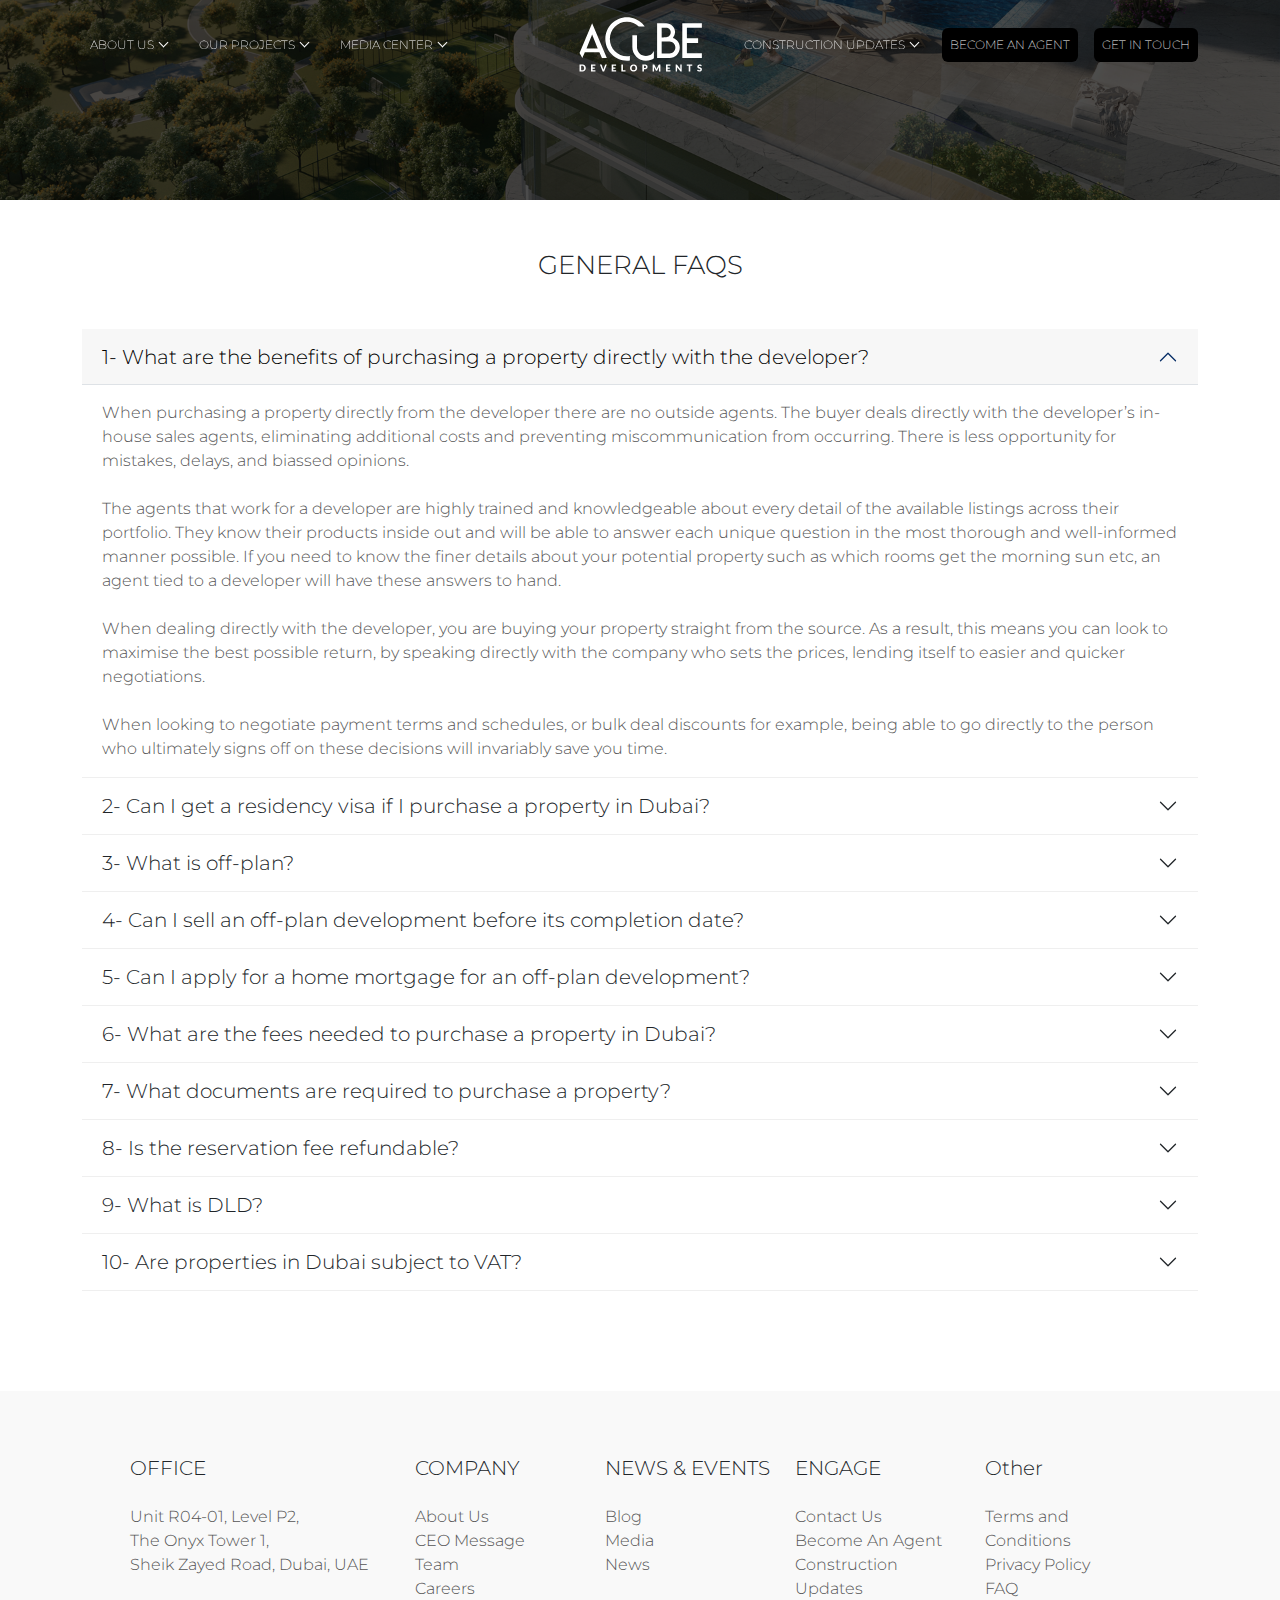
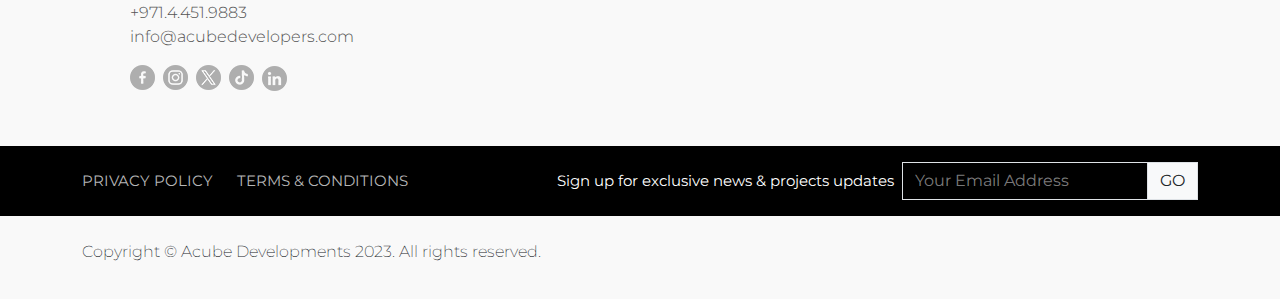
<file: faq.html>
<!DOCTYPE html>
<html lang="en">

<head>
  <meta charset="UTF-8">
  <meta name="viewport" content="width=device-width, initial-scale=1.0">
  <meta http-equiv="X-UA-Compatible" content="ie=edge">
  <title>ACUBE</title>
  <link rel='shortcut icon' href='assets/images/SVGs/favicon.ico' type='image/x-icon'>
  <link rel="stylesheet" href="https://cdn.jsdelivr.net/npm/bootstrap@5.3.2/dist/css/bootstrap.min.css">
  <link rel="stylesheet" href="assets/vendor/Swiper-slider/css/swiper-bundle.min.css">
  <link rel="preconnect" href="https://fonts.googleapis.com">
  <link rel="preconnect" href="https://fonts.gstatic.com" crossorigin>
  <link
    href="https://fonts.googleapis.com/css2?family=Italiana&family=Montserrat:wght@200;300;400;500;600;700;800;900&display=swap"
    rel="stylesheet">
  <link rel="stylesheet" href="assets/css/style.css">
</head>

<body>
  <!-- all codes for ===***header***=== starts from here -->
  <header class="header" id="header">
    <div class="container csm">
      <nav class="navbar navbar-expand-xl">
        <a class="navbar-brand d-xl-none" href="index.html">
          <img src="assets/images/SVGs/logo_WHITE.svg" alt="logo" class="img-fluid">
        </a>

        <button id="trigger" class="navbar-toggler p-2 py-1" type="button">
          <img width="45" src="assets/images/SVGs/menu.svg" alt="menu">
        </button>

        <div class="navbar-collapse hide collapse-res-nav" id="mainNav">
          <ul
            class="navbar-nav position-relative align-items-xl-center flex-grow-1 mb-2 mb-lg-0 justify-content-between d-lg-flex">
            <li>
              <ul class="p-0 d-xl-flex">
                <li class="nav-item dropdown me-3">
                  <a class="nav-link dropdown-toggle" href="#" role="button" data-bs-toggle="dropdown"
                    aria-expanded="false">
                    ABOUT US
                  </a>
                  <ul class="dropdown-menu bg-black p-1 rounded-0">
                    <li><a class="text-white dropdown-item" href="#">Action</a></li>
                    <li><a class="text-white dropdown-item" href="#">Another action</a></li>
                  </ul>
                </li>
                <li class="nav-item dropdown me-3">
                  <a class="nav-link dropdown-toggle" href="#" role="button" data-bs-toggle="dropdown"
                    aria-expanded="false">
                    OUR PROJECTS
                  </a>
                  <ul class="dropdown-menu bg-black p-1 rounded-0">
                    <li><a class="text-white dropdown-item" href="#">Action 3</a></li>
                    <li><a class="text-white dropdown-item" href="#">Another 4 action</a></li>
                  </ul>
                </li>
                <li class="nav-item dropdown">
                  <a class="nav-link dropdown-toggle" href="#" role="button" data-bs-toggle="dropdown"
                    aria-expanded="false">
                    MEDIA CENTER
                  </a>
                  <ul class="dropdown-menu bg-black p-1 rounded-0">
                    <li><a class="text-white dropdown-item" href="#">5 Action</a></li>
                    <li><a class="text-white dropdown-item" href="#">6 Another action</a></li>
                  </ul>
                </li>
              </ul>
            </li>

            <li class="lg-logo d-none d-xl-inline-block">
              <a href="index.html">
                <img src="assets/images/SVGs/logo_WHITE.svg" alt="logo" class="img-fluid">
              </a>
            </li>

            <li>
              <ul class="p-0 d-xl-flex">
                <li class="nav-item dropdown">
                  <a class="nav-link dropdown-toggle" href="#" role="button" data-bs-toggle="dropdown"
                    aria-expanded="false">
                    CONSTRUCTION UPDATES
                  </a>
                  <ul class="dropdown-menu bg-black p-1 rounded-0">
                    <li><a class="text-white dropdown-item" href="#">7 Action</a></li>
                    <li><a class="text-white dropdown-item" href="#">8 8Another action</a></li>
                  </ul>
                </li>
                <li class="nav-item dropdown ms-xl-3 mb-1 mb-xl-0">
                  <a class="nav-link bg-black rounded" href="#">
                    BECOME AN AGENT
                  </a>
                </li>
                <li class="nav-item dropdown ms-xl-3">
                  <button type="button" class="nav-link bg-black rounded" data-bs-toggle="modal"
                    data-bs-target="#getInTouch">
                    GET IN TOUCH
                  </button>
                </li>
              </ul>
            </li>
          </ul>
          <span id="closer" class="text-white position-absolute top-0 end-0 px-3 py-2 d-xl-none">X</span>
        </div>
      </nav>
    </div>
  </header>
  <!-- all codes for ===***header***=== ended -->

  <!-- all codes for ===***banner***=== starts from here -->
  <section class="banner faq">
  </section>
  <!-- all codes for ===***banner***=== ended -->

  <!-- section faq starts -->
  <section class="faqs">
    <div class="container csm">
      <h3 class="text-center pb-5" style="font-size: 26px;font-weight: 300;">GENERAL FAQS</h3>
      <div class="wrap">
        <div class="accordion" id="faqAccordion">
          <div class="accordion-item">
            <h2 class="accordion-header">
              <button class="accordion-button" type="button" data-bs-toggle="collapse" data-bs-target="#collapseOne"
                aria-expanded="true" aria-controls="collapseOne">
                1- What are the benefits of purchasing a property directly with the developer?
              </button>
            </h2>
            <div id="collapseOne" class="accordion-collapse collapse show" data-bs-parent="#faqAccordion">
              <div class="accordion-body">
                <p>When purchasing a property directly from the developer there are no outside agents. The buyer deals
                  directly with the developer’s in-house sales agents, eliminating additional costs and preventing
                  miscommunication from occurring. There is less opportunity for mistakes, delays, and biassed opinions.
                  <br>
                  <br>
                  The agents that work for a developer are highly trained and knowledgeable about every detail of the
                  available listings across their portfolio. They know their products inside out and will be able to
                  answer each unique question in the most thorough and well-informed manner possible. If you need to
                  know the finer details about your potential property such as which rooms get the morning sun etc, an
                  agent tied to a developer will have these answers to hand.
                  <br>
                  <br>
                  When dealing directly with the developer, you are buying your property straight from the source. As a
                  result, this means you can look to maximise the best possible return, by speaking directly with the
                  company who sets the prices, lending itself to easier and quicker negotiations.
                  <br>
                  <br>
                  When looking to negotiate payment terms and schedules, or bulk deal discounts for example, being able
                  to go directly to the person who ultimately signs off on these decisions will invariably save you
                  time.
                </p>
              </div>
            </div>
          </div>

          <div class="accordion-item">
            <h2 class="accordion-header">
              <button class="accordion-button collapsed" type="button" data-bs-toggle="collapse"
                data-bs-target="#collapseTwo" aria-expanded="false" aria-controls="collapseTwo">
                2- Can I get a residency visa if I purchase a property in Dubai?
              </button>
            </h2>
            <div id="collapseTwo" class="accordion-collapse collapse" data-bs-parent="#faqAccordion">
              <div class="accordion-body">
                <p>Lorem ipsum dolor sit amet consectetur.</p>
              </div>
            </div>
          </div>

          <div class="accordion-item">
            <h2 class="accordion-header">
              <button class="accordion-button collapsed" type="button" data-bs-toggle="collapse"
                data-bs-target="#collapseThree" aria-expanded="false" aria-controls="collapseThree">
                3- What is off-plan?
              </button>
            </h2>
            <div id="collapseThree" class="accordion-collapse collapse" data-bs-parent="#faqAccordion">
              <div class="accordion-body">
                <p>Lorem ipsum dolor sit amet consectetur adipisicing elit. Quos, iure magni, error architecto inventore
                  facilis ducimus distinctio magnam earum minima tenetur, mollitia recusandae?</p>
              </div>
            </div>
          </div>

          <div class="accordion-item">
            <h2 class="accordion-header">
              <button class="accordion-button collapsed" type="button" data-bs-toggle="collapse"
                data-bs-target="#collapseFour" aria-expanded="false" aria-controls="collapseFour">
                4- Can I sell an off-plan development before its completion date?
              </button>
            </h2>
            <div id="collapseFour" class="accordion-collapse collapse" data-bs-parent="#faqAccordion">
              <div class="accordion-body">
                <p>Lorem ipsum dolor sit, amet consectetur adipisicing.</p>
              </div>
            </div>
          </div>

          <div class="accordion-item">
            <h2 class="accordion-header">
              <button class="accordion-button collapsed" type="button" data-bs-toggle="collapse"
                data-bs-target="#collapseFive" aria-expanded="false" aria-controls="collapseFive">
                5- Can I apply for a home mortgage for an off-plan development?
              </button>
            </h2>
            <div id="collapseFive" class="accordion-collapse collapse" data-bs-parent="#faqAccordion">
              <div class="accordion-body">
                <p>5 5 5 5- Can I apply for a home mortgage for an off-plan development? </p>
              </div>
            </div>
          </div>

          <div class="accordion-item">
            <h2 class="accordion-header">
              <button class="accordion-button collapsed" type="button" data-bs-toggle="collapse"
                data-bs-target="#collapseSix" aria-expanded="false" aria-controls="collapseSix">
                6- What are the fees needed to purchase a property in Dubai?
              </button>
            </h2>
            <div id="collapseSix" class="accordion-collapse collapse" data-bs-parent="#faqAccordion">
              <div class="accordion-body">
                <p>6- purchase a property in Dubai?</p>
              </div>
            </div>
          </div>

          <div class="accordion-item">
            <h2 class="accordion-header">
              <button class="accordion-button collapsed" type="button" data-bs-toggle="collapse"
                data-bs-target="#collapseSeven" aria-expanded="false" aria-controls="collapseSeven">
                7- What documents are required to purchase a property?
              </button>
            </h2>
            <div id="collapseSeven" class="accordion-collapse collapse" data-bs-parent="#faqAccordion">
              <div class="accordion-body">
                <p>Lorem ipsum dolor, sit amet consectetur adipisicing elit. Explicabo.\
                  7- What documents are required to purchase a property?
                </p>
              </div>
            </div>
          </div>

          <div class="accordion-item">
            <h2 class="accordion-header">
              <button class="accordion-button collapsed" type="button" data-bs-toggle="collapse"
                data-bs-target="#collapseEight" aria-expanded="false" aria-controls="collapseEight">
                8- Is the reservation fee refundable?
              </button>
            </h2>
            <div id="collapseEight" class="accordion-collapse collapse" data-bs-parent="#faqAccordion">
              <div class="accordion-body">
                <p>Lorem, ipsum.</p>
              </div>
            </div>
          </div>

          <div class="accordion-item">
            <h2 class="accordion-header">
              <button class="accordion-button collapsed" type="button" data-bs-toggle="collapse"
                data-bs-target="#collapseNine" aria-expanded="false" aria-controls="collapseNine">
                9- What is DLD?
              </button>
            </h2>
            <div id="collapseNine" class="accordion-collapse collapse" data-bs-parent="#faqAccordion">
              <div class="accordion-body">
                <p>Lorem ipsum, dolor sit amet consectetur adipisicing elit. Id, fugiat quibusdam! Beatae consequuntur
                  voluptatibus non ut obcaecati nisi quam aliquam. Maiores, porro.</p>
              </div>
            </div>
          </div>

          <div class="accordion-item">
            <h2 class="accordion-header">
              <button class="accordion-button collapsed" type="button" data-bs-toggle="collapse"
                data-bs-target="#collapseTen" aria-expanded="false" aria-controls="collapseTen">
                10- Are properties in Dubai subject to VAT?
              </button>
            </h2>
            <div id="collapseTen" class="accordion-collapse collapse" data-bs-parent="#faqAccordion">
              <div class="accordion-body">
                <p>Amet consectetur adipisicing elit. Sint inventore quae quod voluptatibus magni
                  at, iusto ipsa incidunt aut, sunt repellendus.</p>
              </div>
            </div>
          </div>
        </div>
      </div>
    </div>
  </section>
  <!-- section faq ends -->

  <!-- footer -->
  <footer class="footer">
    <div class="topper">
      <div class="container">
        <div class="row gy-5 justify-content-xl-center">
          <div class="col-md-6 col-lg-4 col-xl-3">
            <h3>OFFICE</h3>
            <p>Unit R04-01, Level P2, <br>
              The Onyx Tower 1, <br>
              Sheik Zayed Road, Dubai, UAE <br>
              <br>
              +971.4.451.9883 <br>
              info@acubedevelopers.com
            </p>
            <ul class="p-0 pt-3 d-flex align-items-center">
              <li>
                <a href="#">
                  <img src="assets/images/social/facebook.png" alt="a">
                </a>
              </li>
              <li class="ms-2">
                <a href="#">
                  <img src="assets/images/social/instagram.png" alt="a">
                </a>
              </li>
              <li class="ms-2">
                <a href="#">
                  <img src="assets/images/social/twitter.png" alt="a">
                </a>
              </li>
              <li class="ms-2">
                <a href="#">
                  <img src="assets/images/social/tiktok.png" alt="a">
                </a>
              </li>
              <li class="ms-2">
                <a href="#">
                  <img src="assets/images/social/linkedin.png" alt="a">
                </a>
              </li>
            </ul>
          </div>
          <div class="col-6 col-lg-4 col-xl-2">
            <h3>COMPANY</h3>
            <ul class="p-0">
              <li><a href="#">About Us</a></li>
              <li><a href="#">CEO Message</a></li>
              <li><a href="#">Team</a></li>
              <li><a href="#">Careers</a></li>
            </ul>
          </div>
          <div class="col-6 col-lg-4 col-xl-2">
            <h3>NEWS & EVENTS</h3>
            <ul class="p-0">
              <li><a href="#">Blog</a></li>
              <li><a href="#">Media</a></li>
              <li><a href="#">News</a></li>
            </ul>
          </div>
          <div class="col-6 col-lg-4 col-xl-2">
            <h3>ENGAGE</h3>
            <ul class="p-0">
              <li><a href="#">Contact Us</a></li>
              <li><a href="#">Become An Agent</a></li>
              <li><a href="#">Construction Updates</a></li>
            </ul>
          </div>
          <div class="col-6 col-lg-4 col-xl-2">
            <h3>Other</h3>
            <ul class="p-0">
              <li><a href="#">Terms and Conditions</a></li>
              <li><a href="#">Privacy Policy</a></li>
              <li><a href="#">FAQ</a></li>
            </ul>
          </div>
        </div>
      </div>
    </div>

    <div class="middle bg-black py-3">
      <div class="container csm">
        <div class="d-lg-flex justify-content-between">
          <ul class="d-md-flex align-items-center p-0">
            <li class="me-4"><a href="#" style="font-size: 15px;color: #b6b6b6;">PRIVACY POLICY</a></li>
            <li><a href="#" style="font-size: 15px;color: #b6b6b6;">TERMS & CONDITIONS</a></li>
          </ul>

          <div class="d-md-flex align-items-center pt-3 pt-md-0">
            <p class="text-white text-nowrap pe-md-2 pb-2 pb-md-0" style="font-size: 15px;">Sign up for exclusive news &
              projects updates
            </p>
            <div class="input-group">
              <input type="text" class="form-control email-sub text-white rounded-0" style="background: transparent;"
                placeholder="Your Email Address" aria-label="Your Email Address" aria-describedby="basic-addon2">
              <div class="input-group-append">
                <button class="input-group-text rounded-0" id="basic-addon2">GO</button>
              </div>
            </div>
          </div>
        </div>
      </div>
    </div>

    <div class="bottom pt-4">
      <div class="container csm">
        <div class="d-md-flex align-items-center justify-content-between">
          <p class="pb-2 pb-md-0" style="font-weight: 15;font-weight: 200;">Copyright © Acube Developments 2023. All
            rights
            reserved.</p>
        </div>
      </div>
    </div>
  </footer>
  <!-- footer ended -->

  <!-- all modal------------------------------------------ -->
  <!-- get in touch Modal -->
  <div class="touch-modal">
    <div class="modal fade" id="getInTouch" tabindex="-1" aria-labelledby="getInTouchLabel" aria-hidden="true">
      <div class="modal-dialog modal-dialog-centered">
        <div class="modal-content rounded-0" style="max-width: 425px;">
          <div class="modal-header pb-0 border-0">
            <h1 class="modal-title fs-5" id="getInTouchLabel"></h1>
            <button type="button" class="btn-close border" data-bs-dismiss="modal" aria-label="Close"></button>
          </div>
          <div class="modal-body p-4">
            <h2 style="font-weight: 300;font-size: 20px;padding-bottom: 20px;">GET IN TOUCH </h2>
            <form>
              <input type="text" class="form-control rounded-0 mb-3" placeholder="Full Name">

              <div class="input-group mb-3 rounded-0">
                <span class="input-group-text rounded-0" id="basic-addon1">
                  <div class="dropdown rounded-0 p-0">
                    <a class="btn rounded-0 p-0 dropdown-toggle d-flex align-items-center" href="#" role="button"
                      data-bs-toggle="dropdown" aria-expanded="false">
                      <img class="me-2" src="assets/images/flags/flag-1.png" alt="uae">971
                    </a>

                    <ul class="dropdown-menu">
                      <li><a class="dropdown-item" href="#"> <img class="me-2" src="assets/images/flags/flag-1.png"
                            alt="uae">971</a></li>
                      <li><a class="dropdown-item" href="#"> <img class="me-2" src="assets/images/flags/flag-1.png"
                            alt="uae">972</a></li>
                      <li><a class="dropdown-item" href="#"> <img class="me-2" src="assets/images/flags/flag-1.png"
                            alt="uae">973</a></li>
                    </ul>
                  </div>
                </span>
                <input type="text" class="form-control rounded-0" aria-label="Username" aria-describedby="basic-addon1">
              </div>

              <input type="email" class="form-control rounded-0 mb-3" placeholder="Email">

              <select name="" id="" class="form-select mb-3 rounded-0">
                <option value="">Interested in?</option>
                <option value="">po1</option>
                <option value="">po2</option>
              </select>

              <div class="d-flex mb-3">
                <input type="checkbox" name="check" id="check">
                <label for="check" style="font-size: 11px;font-weight: 300; margin-left: 5px;">Keep me updated on news
                  and offer </label>
              </div>
              <p style="font-size: 11px;font-weight: 300; margin-bottom: 20px;">Please visit the <a href="#"
                  class="text-black">privacy policy</a> to
                understand how ACUBE
                handles your personal data.</p>
              <button type="button" type="submit" class="btn text-white py-2 rounded-0 w-100 bg-black"
                style="font-size: 13px;">
                SUBMIT
              </button>
            </form>
          </div>
        </div>
      </div>
    </div>
  </div>

  <!-- bookAppoinment modal -->
  <div class="bookAppoinment-modal">
    <div class="modal fade" id="bookAppoinment" tabindex="-1" aria-labelledby="bookAppoinmentLabel" aria-hidden="true">
      <div class="modal-dialog modal-dialog-centered">
        <div class="modal-content rounded-0" style="max-width: 425px;">
          <div class="modal-header pb-0 border-0">
            <h1 class="modal-title fs-5" id="bookAppoinmentLabel"></h1>
            <button type="button" class="btn-close border" data-bs-dismiss="modal" aria-label="Close"></button>
          </div>
          <div class="modal-body p-4">
            <h2 style="font-weight: 300;font-size: 20px;padding-bottom: 20px;">SCHEDULE A CALL
            </h2>
            <form>
              <input type="text" class="form-control rounded-0 mb-3" placeholder="Full Name">

              <div class="input-group mb-3 rounded-0">
                <span class="input-group-text rounded-0" id="basic-addon1">
                  <div class="dropdown rounded-0 p-0">
                    <a class="btn rounded-0 p-0 dropdown-toggle d-flex align-items-center" href="#" role="button"
                      data-bs-toggle="dropdown" aria-expanded="false">
                      <img class="me-2" src="assets/images/flags/flag-1.png" alt="uae">971
                    </a>

                    <ul class="dropdown-menu">
                      <li><a class="dropdown-item" href="#"> <img class="me-2" src="assets/images/flags/flag-1.png"
                            alt="uae">971</a></li>
                      <li><a class="dropdown-item" href="#"> <img class="me-2" src="assets/images/flags/flag-1.png"
                            alt="uae">972</a></li>
                      <li><a class="dropdown-item" href="#"> <img class="me-2" src="assets/images/flags/flag-1.png"
                            alt="uae">973</a></li>
                    </ul>
                  </div>
                </span>
                <input type="text" class="form-control rounded-0" aria-label="Username" aria-describedby="basic-addon1">
              </div>

              <input type="email" class="form-control rounded-0 mb-3" placeholder="Email">

              <div class="row g-1 pb-3">
                <div class="col-6">
                  <input type="date" class="form-control rounded-0" placeholder="Email">
                </div>
                <div class="col-6">
                  <select name="" id="" class="form-select rounded-0">
                    <option value="">Prefered Time(GST)</option>
                    <option value="">po1</option>
                    <option value="">po2</option>
                  </select>
                </div>
              </div>

              <div class="d-flex mb-3">
                <input type="checkbox" name="check" id="check3">
                <label for="check3" style="font-size: 11px;font-weight: 300; margin-left: 5px;">Keep me updated on news
                  and offer </label>
              </div>

              <p style="font-size: 11px;font-weight: 300; margin-bottom: 20px;">Please visit the <a href="#"
                  class="text-black">privacy policy</a> to
                understand how ACUBE
                handles your personal data.</p>
              <button type="button" type="submit" class="btn text-white py-2 rounded-0 w-100 bg-black"
                style="font-size: 13px;">
                SUBMIT
              </button>
            </form>
          </div>
        </div>
      </div>
    </div>
  </div>

  <!-- register Modal -->
  <div class="register-modal">
    <div class="modal fade" id="register" tabindex="-1" aria-labelledby="registerLabel" aria-hidden="true">
      <div class="modal-dialog modal-dialog-centered">
        <div class="modal-content rounded-0" style="max-width: 850px;">
          <div class="modal-body p-0">
            <div class="row g-0">
              <div class="col-md-6 p-0 p-md-0">
                <div class="text-end">
                  <button type="button" class="btn-close m-1 border d-md-none" data-bs-dismiss="modal"
                    aria-label="Close"></button>
                </div>
                <img src="assets/images/register.png" alt="re" class="img-fluid w-100">
              </div>
              <div class="col-md-6 p-4">
                <div class="modal-header pb-0 border-0">
                  <h1 class="modal-title fs-5" id="registerLabel"></h1>
                  <button type="button" class="btn-close d-none d-md-inline-block border" data-bs-dismiss="modal"
                    aria-label="Close"></button>
                </div>
                <h2 style="font-weight: 300;font-size: 20px;padding-bottom: 20px;">Register your interest</h2>
                <form>
                  <input type="text" class="form-control rounded-0 mb-3" placeholder="Full Name">

                  <div class="input-group mb-3 rounded-0">
                    <span class="input-group-text rounded-0" id="basic-addon1">
                      <div class="dropdown rounded-0 p-0">
                        <a class="btn rounded-0 p-0 dropdown-toggle d-flex align-items-center" href="#" role="button"
                          data-bs-toggle="dropdown" aria-expanded="false">
                          <img class="me-2" src="assets/images/flags/flag-1.png" alt="uae">971
                        </a>

                        <ul class="dropdown-menu">
                          <li><a class="dropdown-item" href="#"> <img class="me-2" src="assets/images/flags/flag-1.png"
                                alt="uae">971</a></li>
                          <li><a class="dropdown-item" href="#"> <img class="me-2" src="assets/images/flags/flag-1.png"
                                alt="uae">972</a></li>
                          <li><a class="dropdown-item" href="#"> <img class="me-2" src="assets/images/flags/flag-1.png"
                                alt="uae">973</a></li>
                        </ul>
                      </div>
                    </span>
                    <input type="text" class="form-control rounded-0" aria-label="Username"
                      aria-describedby="basic-addon1">
                  </div>

                  <input type="email" class="form-control rounded-0 mb-3" placeholder="Email">

                  <select name="" id="" class="form-select mb-3 rounded-0">
                    <option value="">Select a Project</option>
                    <option value="">po1</option>
                    <option value="">po2</option>
                  </select>

                  <p style="font-size: 11px;font-weight: 300; margin-bottom: 20px;">
                    I agree to share my data with Acube Developers, and allow Acube Developers or its affiliates to
                    collect, control or process my data in order to communicate with me. Should I wish to unsubscribe,
                    I
                    will send an email to info@acube.ae. For more information on our Terms & Conditions, Please click
                    here.
                  </p>
                  <button type="button" type="submit" class="btn text-white py-2 rounded-0 w-100 bg-black"
                    style="font-size: 13px;">
                    SUBMIT
                  </button>
                </form>
              </div>
            </div>
          </div>
        </div>
      </div>
    </div>
  </div>
  <!-- all modal------------------------------------------ -->


  <!-- all scripts are starts from here -->
  <script src="https://cdn.jsdelivr.net/npm/bootstrap@5.3.2/dist/js/bootstrap.bundle.min.js"></script>
  <script src="assets/vendor/Swiper-slider/js/swiper-bundle.min.js"></script>
  <script src="assets/js/custom.js"></script>
  <!-- .........script ended............. -->
</body>

</html>
</file>
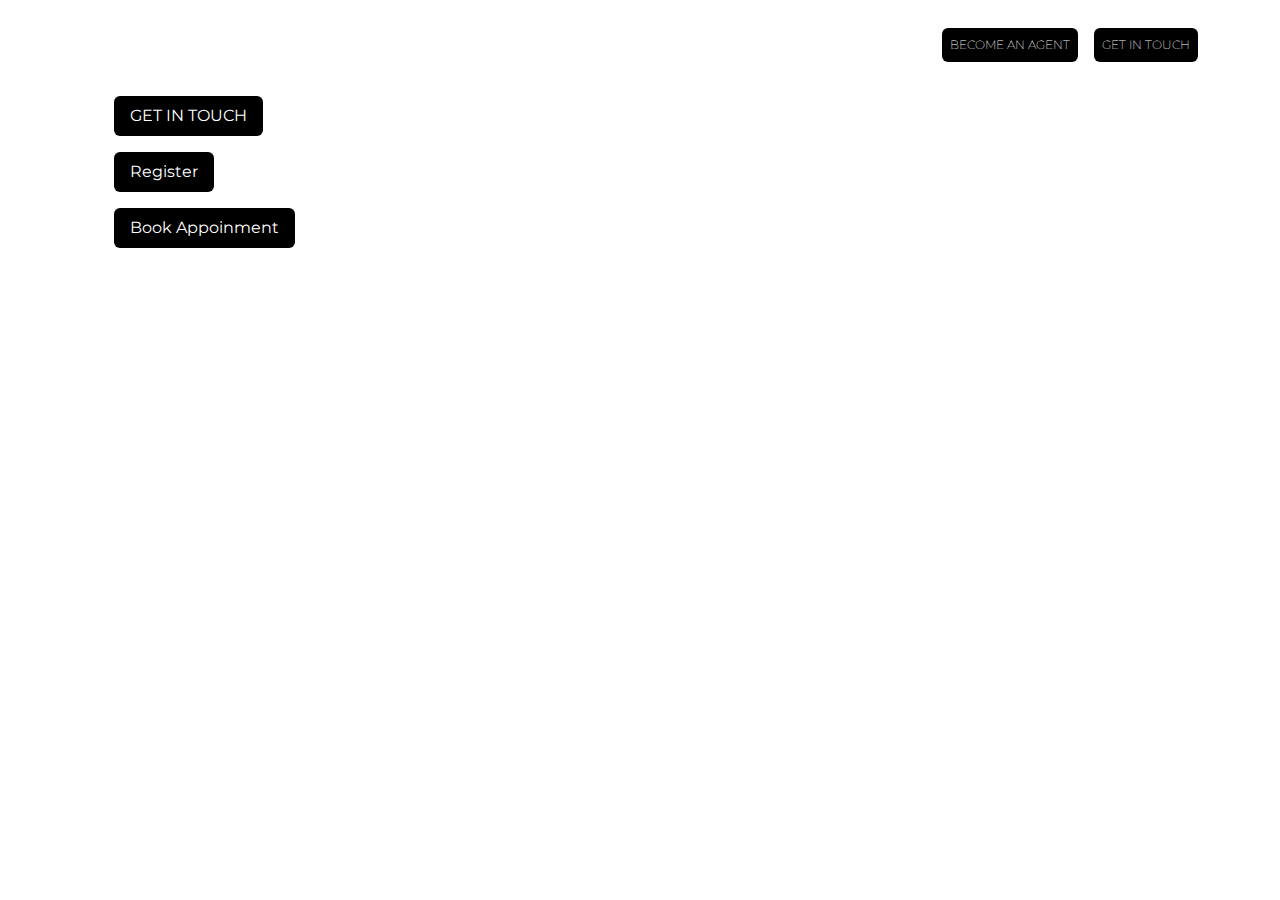
<file: getinTouch-book-register.html>
<!DOCTYPE html>
<html lang="en">

<head>
  <meta charset="UTF-8">
  <meta name="viewport" content="width=device-width, initial-scale=1.0">
  <meta http-equiv="X-UA-Compatible" content="ie=edge">
  <title>ACUBE</title>
  <link rel='shortcut icon' href='assets/images/SVGs/favicon.ico' type='image/x-icon'>
  <link rel="stylesheet" href="https://cdn.jsdelivr.net/npm/bootstrap@5.3.2/dist/css/bootstrap.min.css">
  <link rel="stylesheet" href="assets/vendor/Swiper-slider/css/swiper-bundle.min.css">
  <link rel="preconnect" href="https://fonts.googleapis.com">
  <link rel="preconnect" href="https://fonts.gstatic.com" crossorigin>
  <link
    href="https://fonts.googleapis.com/css2?family=Italiana&family=Montserrat:wght@200;300;400;500;600;700;800;900&display=swap"
    rel="stylesheet">
  <link rel="stylesheet" href="assets/css/style.css">
</head>

<body>
  <!-- all codes for ===***header***=== starts from here -->
  <header class="header" id="header">
    <div class="container csm">
      <nav class="navbar navbar-expand-xl">
        <a class="navbar-brand d-xl-none" href="index.html">
          <img src="assets/images/SVGs/logo_WHITE.svg" alt="logo" class="img-fluid">
        </a>

        <button id="trigger" class="navbar-toggler p-2 py-1" type="button">
          <img width="45" src="assets/images/SVGs/menu.svg" alt="menu">
        </button>

        <div class="navbar-collapse hide collapse-res-nav" id="mainNav">
          <ul
            class="navbar-nav position-relative align-items-xl-center flex-grow-1 mb-2 mb-lg-0 justify-content-between d-lg-flex">
            <li>
              <ul class="p-0 d-xl-flex">
                <li class="nav-item dropdown me-3">
                  <a class="nav-link dropdown-toggle" href="#" role="button" data-bs-toggle="dropdown"
                    aria-expanded="false">
                    ABOUT US
                  </a>
                  <ul class="dropdown-menu bg-black p-1 rounded-0">
                    <li><a class="text-white dropdown-item" href="#">Action</a></li>
                    <li><a class="text-white dropdown-item" href="#">Another action</a></li>
                  </ul>
                </li>
                <li class="nav-item dropdown me-3">
                  <a class="nav-link dropdown-toggle" href="#" role="button" data-bs-toggle="dropdown"
                    aria-expanded="false">
                    OUR PROJECTS
                  </a>
                  <ul class="dropdown-menu bg-black p-1 rounded-0">
                    <li><a class="text-white dropdown-item" href="#">Action 3</a></li>
                    <li><a class="text-white dropdown-item" href="#">Another 4 action</a></li>
                  </ul>
                </li>
                <li class="nav-item dropdown">
                  <a class="nav-link dropdown-toggle" href="#" role="button" data-bs-toggle="dropdown"
                    aria-expanded="false">
                    MEDIA CENTER
                  </a>
                  <ul class="dropdown-menu bg-black p-1 rounded-0">
                    <li><a class="text-white dropdown-item" href="#">5 Action</a></li>
                    <li><a class="text-white dropdown-item" href="#">6 Another action</a></li>
                  </ul>
                </li>
              </ul>
            </li>

            <li class="lg-logo d-none d-xl-inline-block">
              <a href="index.html">
                <img src="assets/images/SVGs/logo_WHITE.svg" alt="logo" class="img-fluid">
              </a>
            </li>

            <li>
              <ul class="p-0 d-xl-flex">
                <li class="nav-item dropdown">
                  <a class="nav-link dropdown-toggle" href="#" role="button" data-bs-toggle="dropdown"
                    aria-expanded="false">
                    CONSTRUCTION UPDATES
                  </a>
                  <ul class="dropdown-menu bg-black p-1 rounded-0">
                    <li><a class="text-white dropdown-item" href="#">7 Action</a></li>
                    <li><a class="text-white dropdown-item" href="#">8 8Another action</a></li>
                  </ul>
                </li>
                <li class="nav-item dropdown ms-xl-3 mb-1 mb-xl-0">
                  <a class="nav-link bg-black rounded" href="#">
                    BECOME AN AGENT
                  </a>
                </li>
                <li class="nav-item dropdown ms-xl-3">
                  <button type="button" class="nav-link bg-black rounded" data-bs-toggle="modal"
                    data-bs-target="#getInTouch">
                    GET IN TOUCH
                  </button>
                </li>
              </ul>
            </li>
          </ul>
          <span id="closer" class="text-white position-absolute top-0 end-0 px-3 py-2 d-xl-none">X</span>
        </div>
      </nav>
    </div>
  </header>
  <!-- all codes for ===***header***=== ended -->

  <div class="container pt-5">
    <ul class="pt-5">
      <li class="text-white mb-3">
        <button type="button" class="nav-link px-3 py-2 bg-black rounded" data-bs-toggle="modal"
          data-bs-target="#getInTouch">
          GET IN TOUCH
        </button>
      </li>
      <li class="text-white mb-3">
        <button type="button" class="nav-link px-3 py-2 bg-black rounded" data-bs-toggle="modal"
          data-bs-target="#register">
          Register
        </button>
      </li>
      <li class="text-white mb-3">
        <button type="button" class="nav-link px-3 py-2 bg-black rounded" data-bs-toggle="modal"
          data-bs-target="#bookAppoinment">
          Book Appoinment
        </button>
      </li>
    </ul>
  </div>

  <!-- all modal -->
  <!-- get in touch Modal -->
  <div class="touch-modal">
    <div class="modal fade" id="getInTouch" tabindex="-1" aria-labelledby="getInTouchLabel" aria-hidden="true">
      <div class="modal-dialog modal-dialog-centered">
        <div class="modal-content rounded-0" style="max-width: 425px;">
          <div class="modal-header pb-0 border-0">
            <h1 class="modal-title fs-5" id="getInTouchLabel"></h1>
            <button type="button" class="btn-close border" data-bs-dismiss="modal" aria-label="Close"></button>
          </div>
          <div class="modal-body p-4">
            <h2 style="font-weight: 300;font-size: 20px;padding-bottom: 20px;">GET IN TOUCH </h2>
            <form>
              <input type="text" class="form-control rounded-0 mb-3" placeholder="Full Name">

              <div class="input-group mb-3 rounded-0">
                <span class="input-group-text rounded-0" id="basic-addon1">
                  <div class="dropdown rounded-0 p-0">
                    <a class="btn rounded-0 p-0 dropdown-toggle d-flex align-items-center" href="#" role="button"
                      data-bs-toggle="dropdown" aria-expanded="false">
                      <img class="me-2" src="assets/images/flags/flag-1.png" alt="uae">971
                    </a>

                    <ul class="dropdown-menu">
                      <li><a class="dropdown-item" href="#"> <img class="me-2" src="assets/images/flags/flag-1.png"
                            alt="uae">971</a></li>
                      <li><a class="dropdown-item" href="#"> <img class="me-2" src="assets/images/flags/flag-1.png"
                            alt="uae">972</a></li>
                      <li><a class="dropdown-item" href="#"> <img class="me-2" src="assets/images/flags/flag-1.png"
                            alt="uae">973</a></li>
                    </ul>
                  </div>
                </span>
                <input type="text" class="form-control rounded-0" aria-label="Username" aria-describedby="basic-addon1">
              </div>

              <input type="email" class="form-control rounded-0 mb-3" placeholder="Email">

              <select name="" id="" class="form-select mb-3 rounded-0">
                <option value="">Interested in?</option>
                <option value="">po1</option>
                <option value="">po2</option>
              </select>

              <div class="d-flex mb-3">
                <input type="checkbox" name="check" id="check">
                <label for="check" style="font-size: 11px;font-weight: 300; margin-left: 5px;">Keep me updated on news
                  and offer </label>
              </div>
              <p style="font-size: 11px;font-weight: 300; margin-bottom: 20px;">Please visit the <a href="#"
                  class="text-black">privacy policy</a> to
                understand how ACUBE
                handles your personal data.</p>
              <button type="button" type="submit" class="btn text-white py-2 rounded-0 w-100 bg-black"
                style="font-size: 13px;">
                SUBMIT
              </button>
            </form>
          </div>
        </div>
      </div>
    </div>
  </div>

  <!-- bookAppoinment modal -->
  <div class="bookAppoinment-modal">
    <div class="modal fade" id="bookAppoinment" tabindex="-1" aria-labelledby="bookAppoinmentLabel" aria-hidden="true">
      <div class="modal-dialog modal-dialog-centered">
        <div class="modal-content rounded-0" style="max-width: 425px;">
          <div class="modal-header pb-0 border-0">
            <h1 class="modal-title fs-5" id="bookAppoinmentLabel"></h1>
            <button type="button" class="btn-close border" data-bs-dismiss="modal" aria-label="Close"></button>
          </div>
          <div class="modal-body p-4">
            <h2 style="font-weight: 300;font-size: 20px;padding-bottom: 20px;">SCHEDULE A CALL
            </h2>
            <form>
              <input type="text" class="form-control rounded-0 mb-3" placeholder="Full Name">

              <div class="input-group mb-3 rounded-0">
                <span class="input-group-text rounded-0" id="basic-addon1">
                  <div class="dropdown rounded-0 p-0">
                    <a class="btn rounded-0 p-0 dropdown-toggle d-flex align-items-center" href="#" role="button"
                      data-bs-toggle="dropdown" aria-expanded="false">
                      <img class="me-2" src="assets/images/flags/flag-1.png" alt="uae">971
                    </a>

                    <ul class="dropdown-menu">
                      <li><a class="dropdown-item" href="#"> <img class="me-2" src="assets/images/flags/flag-1.png"
                            alt="uae">971</a></li>
                      <li><a class="dropdown-item" href="#"> <img class="me-2" src="assets/images/flags/flag-1.png"
                            alt="uae">972</a></li>
                      <li><a class="dropdown-item" href="#"> <img class="me-2" src="assets/images/flags/flag-1.png"
                            alt="uae">973</a></li>
                    </ul>
                  </div>
                </span>
                <input type="text" class="form-control rounded-0" aria-label="Username" aria-describedby="basic-addon1">
              </div>

              <input type="email" class="form-control rounded-0 mb-3" placeholder="Email">

              <div class="row g-1 pb-3">
                <div class="col-6">
                  <input type="date" class="form-control rounded-0" placeholder="Email">
                </div>
                <div class="col-6">
                  <select name="" id="" class="form-select rounded-0">
                    <option value="">Prefered Time(GST)</option>
                    <option value="">po1</option>
                    <option value="">po2</option>
                  </select>
                </div>
              </div>

              <div class="d-flex mb-3">
                <input type="checkbox" name="check" id="check3">
                <label for="check3" style="font-size: 11px;font-weight: 300; margin-left: 5px;">Keep me updated on
                  news
                  and offer </label>
              </div>

              <p style="font-size: 11px;font-weight: 300; margin-bottom: 20px;">Please visit the <a href="#"
                  class="text-black">privacy policy</a> to
                understand how ACUBE
                handles your personal data.</p>
              <button type="button" type="submit" class="btn text-white py-2 rounded-0 w-100 bg-black"
                style="font-size: 13px;">
                SUBMIT
              </button>
            </form>
          </div>
        </div>
      </div>
    </div>
  </div>

  <!-- register Modal -->
  <div class="register-modal">
    <div class="modal fade" id="register" tabindex="-1" aria-labelledby="registerLabel" aria-hidden="true">
      <div class="modal-dialog modal-dialog-centered">
        <div class="modal-content rounded-0" style="max-width: 850px;">
          <div class="modal-body p-0">
            <div class="row g-0">
              <div class="col-md-6 p-0 p-md-0">
                <div class="text-end">
                  <button type="button" class="btn-close m-1 border d-md-none" data-bs-dismiss="modal"
                    aria-label="Close"></button>
                </div>
                <img src="assets/images/register.png" alt="re" class="img-fluid w-100">
              </div>
              <div class="col-md-6 p-4">
                <div class="modal-header pb-0 border-0">
                  <h1 class="modal-title fs-5" id="registerLabel"></h1>
                  <button type="button" class="btn-close d-none d-md-inline-block border" data-bs-dismiss="modal"
                    aria-label="Close"></button>
                </div>
                <h2 style="font-weight: 300;font-size: 20px;padding-bottom: 20px;">Register your interest</h2>
                <form>
                  <input type="text" class="form-control rounded-0 mb-3" placeholder="Full Name">

                  <div class="input-group mb-3 rounded-0">
                    <span class="input-group-text rounded-0" id="basic-addon1">
                      <div class="dropdown rounded-0 p-0">
                        <a class="btn rounded-0 p-0 dropdown-toggle d-flex align-items-center" href="#" role="button"
                          data-bs-toggle="dropdown" aria-expanded="false">
                          <img class="me-2" src="assets/images/flags/flag-1.png" alt="uae">971
                        </a>

                        <ul class="dropdown-menu">
                          <li><a class="dropdown-item" href="#"> <img class="me-2" src="assets/images/flags/flag-1.png"
                                alt="uae">971</a></li>
                          <li><a class="dropdown-item" href="#"> <img class="me-2" src="assets/images/flags/flag-1.png"
                                alt="uae">972</a></li>
                          <li><a class="dropdown-item" href="#"> <img class="me-2" src="assets/images/flags/flag-1.png"
                                alt="uae">973</a></li>
                        </ul>
                      </div>
                    </span>
                    <input type="text" class="form-control rounded-0" aria-label="Username"
                      aria-describedby="basic-addon1">
                  </div>

                  <input type="email" class="form-control rounded-0 mb-3" placeholder="Email">

                  <select name="" id="" class="form-select mb-3 rounded-0">
                    <option value="">Select a Project</option>
                    <option value="">po1</option>
                    <option value="">po2</option>
                  </select>

                  <p style="font-size: 11px;font-weight: 300; margin-bottom: 20px;">
                    I agree to share my data with Acube Developers, and allow Acube Developers or its affiliates to
                    collect, control or process my data in order to communicate with me. Should I wish to unsubscribe,
                    I
                    will send an email to info@acube.ae. For more information on our Terms & Conditions, Please click
                    here.
                  </p>
                  <button type="button" type="submit" class="btn text-white py-2 rounded-0 w-100 bg-black"
                    style="font-size: 13px;">
                    SUBMIT
                  </button>
                </form>
              </div>
            </div>
          </div>
        </div>
      </div>
    </div>
  </div>

  <!-- all scripts are starts from here -->
  <script src="https://cdn.jsdelivr.net/npm/bootstrap@5.3.2/dist/js/bootstrap.bundle.min.js"></script>
  <script src="assets/vendor/Swiper-slider/js/swiper-bundle.min.js"></script>
  <script src="assets/js/custom.js"></script>
  <!-- .........script ended............. -->
</body>

</html>
</file>
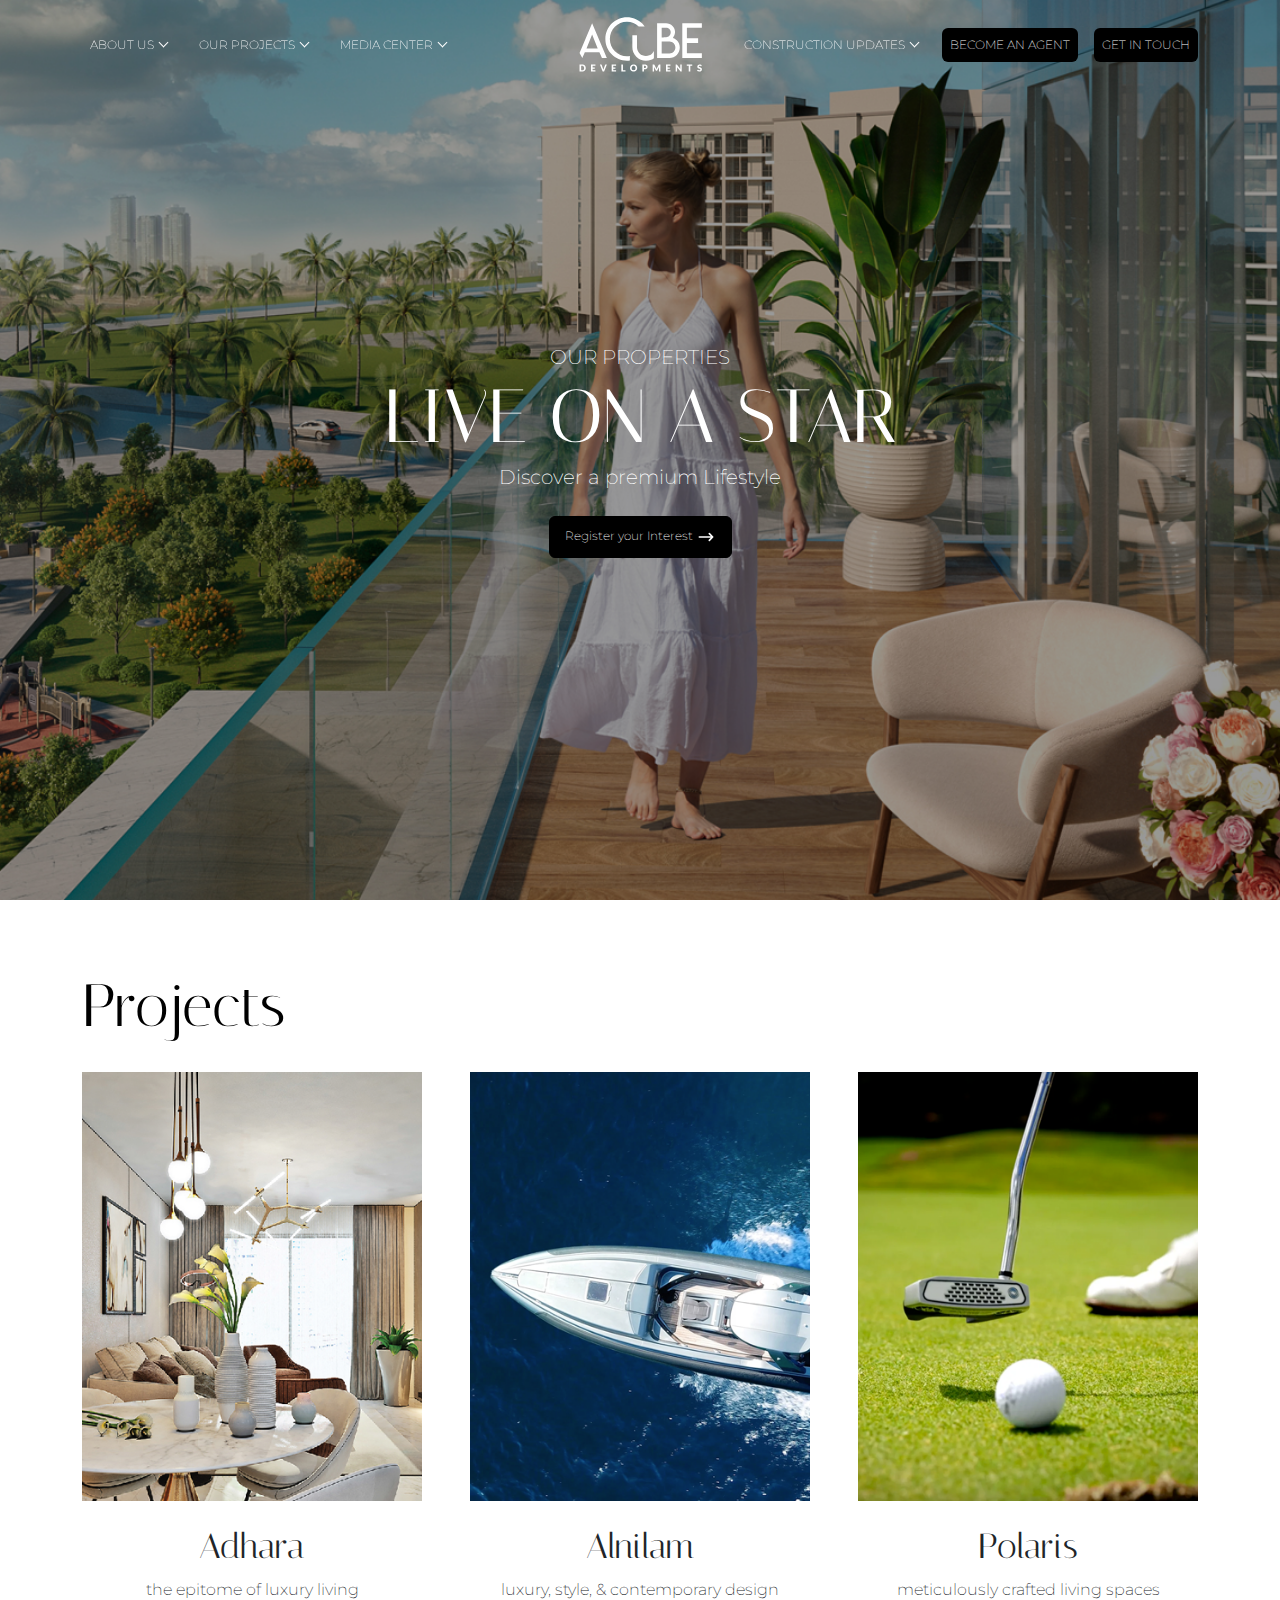
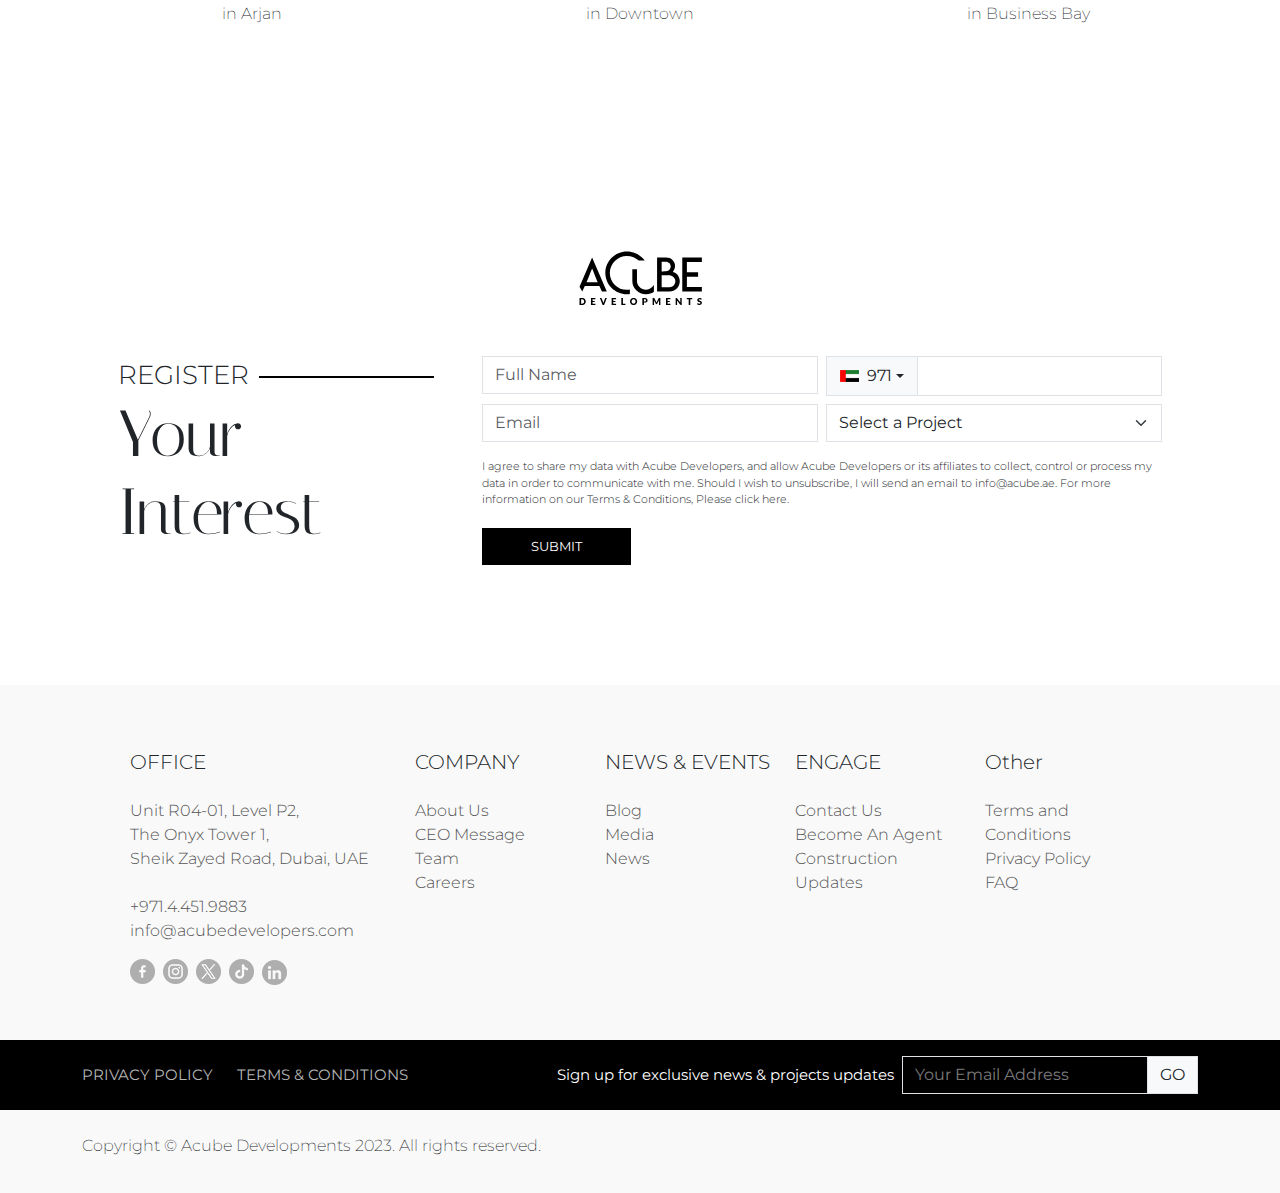
<file: listing.html>
<!DOCTYPE html>
<html lang="en">

<head>
  <meta charset="UTF-8">
  <meta name="viewport" content="width=device-width, initial-scale=1.0">
  <meta http-equiv="X-UA-Compatible" content="ie=edge">
  <title>ACUBE</title>
  <link rel='shortcut icon' href='assets/images/SVGs/favicon.ico' type='image/x-icon'>
  <link rel="stylesheet" href="https://cdn.jsdelivr.net/npm/bootstrap@5.3.2/dist/css/bootstrap.min.css">
  <link rel="stylesheet" href="assets/vendor/Swiper-slider/css/swiper-bundle.min.css">
  <link rel="preconnect" href="https://fonts.googleapis.com">
  <link rel="preconnect" href="https://fonts.gstatic.com" crossorigin>
  <link
    href="https://fonts.googleapis.com/css2?family=Italiana&family=Montserrat:wght@200;300;400;500;600;700;800;900&display=swap"
    rel="stylesheet">
  <link rel="stylesheet" href="assets/css/style.css">
</head>

<body>
  <!-- all codes for ===***header***=== starts from here -->
  <header class="header" id="header">
    <div class="container csm">
      <nav class="navbar navbar-expand-xl">
        <a class="navbar-brand d-xl-none" href="index.html">
          <img src="assets/images/SVGs/logo_WHITE.svg" alt="logo" class="img-fluid">
        </a>

        <button id="trigger" class="navbar-toggler p-2 py-1" type="button">
          <img width="45" src="assets/images/SVGs/menu.svg" alt="menu">
        </button>

        <div class="navbar-collapse hide collapse-res-nav" id="mainNav">
          <ul
            class="navbar-nav position-relative align-items-xl-center flex-grow-1 mb-2 mb-lg-0 justify-content-between d-lg-flex">
            <li>
              <ul class="p-0 d-xl-flex">
                <li class="nav-item dropdown me-3">
                  <a class="nav-link dropdown-toggle" href="#" role="button" data-bs-toggle="dropdown"
                    aria-expanded="false">
                    ABOUT US
                  </a>
                  <ul class="dropdown-menu bg-black p-1 rounded-0">
                    <li><a class="text-white dropdown-item" href="#">Action</a></li>
                    <li><a class="text-white dropdown-item" href="#">Another action</a></li>
                  </ul>
                </li>
                <li class="nav-item dropdown me-3">
                  <a class="nav-link dropdown-toggle" href="#" role="button" data-bs-toggle="dropdown"
                    aria-expanded="false">
                    OUR PROJECTS
                  </a>
                  <ul class="dropdown-menu bg-black p-1 rounded-0">
                    <li><a class="text-white dropdown-item" href="#">Action 3</a></li>
                    <li><a class="text-white dropdown-item" href="#">Another 4 action</a></li>
                  </ul>
                </li>
                <li class="nav-item dropdown">
                  <a class="nav-link dropdown-toggle" href="#" role="button" data-bs-toggle="dropdown"
                    aria-expanded="false">
                    MEDIA CENTER
                  </a>
                  <ul class="dropdown-menu bg-black p-1 rounded-0">
                    <li><a class="text-white dropdown-item" href="#">5 Action</a></li>
                    <li><a class="text-white dropdown-item" href="#">6 Another action</a></li>
                  </ul>
                </li>
              </ul>
            </li>

            <li class="lg-logo d-none d-xl-inline-block">
              <a href="index.html">
                <img src="assets/images/SVGs/logo_WHITE.svg" alt="logo" class="img-fluid">
              </a>
            </li>

            <li>
              <ul class="p-0 d-xl-flex">
                <li class="nav-item dropdown">
                  <a class="nav-link dropdown-toggle" href="#" role="button" data-bs-toggle="dropdown"
                    aria-expanded="false">
                    CONSTRUCTION UPDATES
                  </a>
                  <ul class="dropdown-menu bg-black p-1 rounded-0">
                    <li><a class="text-white dropdown-item" href="#">7 Action</a></li>
                    <li><a class="text-white dropdown-item" href="#">8 8Another action</a></li>
                  </ul>
                </li>
                <li class="nav-item dropdown ms-xl-3 mb-1 mb-xl-0">
                  <a class="nav-link bg-black rounded" href="#">
                    BECOME AN AGENT
                  </a>
                </li>
                <li class="nav-item dropdown ms-xl-3">
                  <button type="button" class="nav-link bg-black rounded" data-bs-toggle="modal"
                    data-bs-target="#getInTouch">
                    GET IN TOUCH
                  </button>
                </li>
              </ul>
            </li>
          </ul>
          <span id="closer" class="text-white position-absolute top-0 end-0 px-3 py-2 d-xl-none">X</span>
        </div>
      </nav>
    </div>
  </header>
  <!-- all codes for ===***header***=== ended -->


  <!-- all codes for ===***banner***=== starts from here -->
  <section class="banner listing">
    <div class="content-wrapper">
      <p class="heading">our Properties</p>
      <h3 class="title">LIVE ON A STAR</h3>
      <p class="sub pb-4">Discover a premium Lifestyle</p>

      <a href="#registerinterest" class="btn-expo btn bg-black rounded">
        Register your Interest <img width="20" src="assets/images/SVGs/right-arrow-w.svg" alt="ar">
      </a>
    </div>
  </section>
  <!-- all codes for ===***banner***=== ended -->

  <!-- all codes for ===***projects***=== starts from here -->
  <section class="projects">
    <div class="container csm">
      <h4 class="section-header">Projects</h4>
      <div class="row g-xl-5 g-4">
        <div class="col-md-6 col-lg-4">
          <div class="p-card">
            <a href="#">
              <div class="text-center im-wrapp">
                <img src="assets/images/home/room.png" alt="im" class="img-fluid">
              </div>
            </a>

            <div class="text">
              <h4>Adhara</h4>
              <p>the epitome of luxury living <br> in Arjan</p>
              <a href="#" class="more-a py-3 d-inline-block text-black" style="font-weight: 300;font-size: 14px;">View
                Projects
                <img width="20" src="assets/images/SVGs/right-arrow.svg" alt="s"></a>
            </div>
          </div>

        </div>
        <div class="col-md-6 col-lg-4">
          <div class="p-card">
            <a href="#">
              <div class="text-center im-wrapp">
                <img src="assets/images/home/shep.png" alt="im" class="img-fluid">
              </div>
            </a>

            <div class="text">
              <h4>Alnilam</h4>
              <p>luxury, style, & contemporary design <br>in Downtown</p>
              <a href="#" class="more-a py-3 d-inline-block text-black" style="font-weight: 300;font-size: 14px;">View
                Projects
                <img width="20" src="assets/images/SVGs/right-arrow.svg" alt="s"></a>
            </div>
          </div>

        </div>
        <div class="col-md-6 col-lg-4">
          <div class="p-card">
            <a href="#">
              <div class="text-center im-wrapp">
                <img src="assets/images/home/golf.png" alt="im" class="img-fluid">
              </div>
            </a>

            <div class="text">
              <h4>Polaris</h4>
              <p>meticulously crafted living spaces <br> in Business Bay</p>
              <a href="#" class="more-a py-3 d-inline-block text-black" style="font-weight: 300;font-size: 14px;">View
                Projects
                <img width="20" src="assets/images/SVGs/right-arrow.svg" alt="s"></a>
            </div>
          </div>
        </div>
      </div>
    </div>
  </section>
  <!-- all codes for ===***projects***=== ended -->

  <!-- register your interest -->
  <div id="registerinterest" class="register-interest">
    <div class="icon text-center">
      <img src="assets/images/SVGs/logo_BLACK.svg" alt="a">
    </div>
    <div class="py-3 py-xl-4"></div>
    <div class="container csm px-xl-5">
      <div class="row g-4 gx-lg-5">
        <div class="col-md-4">
          <div class="sec-header">
            <p>Register</p>
          </div>
          <h2>Your Interest</h2>
        </div>
        <div class="col-md-8">
          <form>
            <div class="row g-2 pb-3">
              <div class="col-lg-6">
                <input type="text" class="form-control rounded-0" placeholder="Full Name">
              </div>
              <div class="col-lg-6">
                <div class="input-group rounded-0">
                  <span class="input-group-text rounded-0" id="basic-addon1">
                    <div class="dropdown rounded-0 p-0">
                      <a class="btn rounded-0 p-0 dropdown-toggle d-flex align-items-center" href="#" role="button"
                        data-bs-toggle="dropdown" aria-expanded="false">
                        <img class="me-2" src="assets/images/flags/flag-1.png" alt="uae">971
                      </a>

                      <ul class="dropdown-menu">
                        <li><a class="dropdown-item" href="#"> <img class="me-2" src="assets/images/flags/flag-1.png"
                              alt="uae">971</a></li>
                        <li><a class="dropdown-item" href="#"> <img class="me-2" src="assets/images/flags/flag-1.png"
                              alt="uae">972</a></li>
                        <li><a class="dropdown-item" href="#"> <img class="me-2" src="assets/images/flags/flag-1.png"
                              alt="uae">973</a></li>
                      </ul>
                    </div>
                  </span>
                  <input type="text" class="form-control rounded-0" aria-label="Username"
                    aria-describedby="basic-addon1">
                </div>
              </div>
              <div class="col-lg-6">
                <input type="email" class="form-control rounded-0" placeholder="Email">
              </div>
              <div class="col-lg-6">
                <select name="" id="" class="form-select rounded-0">
                  <option value="">Select a Project</option>
                  <option value="">po1</option>
                  <option value="">po2</option>
                </select>
              </div>
            </div>


            <p style="font-size: 11px;font-weight: 300; margin-bottom: 20px;">
              I agree to share my data with Acube Developers, and allow Acube Developers or its affiliates to collect,
              control or process my data in order to communicate with me. Should I wish to unsubscribe, I will send an
              email to info@acube.ae. For more information on our Terms & Conditions, Please click here.
            </p>
            <button type="button" type="submit" class="btn text-white py-2 px-5 rounded-0 bg-black"
              style="font-size: 13px;">
              SUBMIT
            </button>
          </form>
        </div>
      </div>
    </div>
  </div>
  <!--  -->



  <!-- footer -->
  <footer class="footer">
    <div class="topper">
      <div class="container">
        <div class="row gy-5 justify-content-xl-center">
          <div class="col-md-6 col-lg-4 col-xl-3">
            <h3>OFFICE</h3>
            <p>Unit R04-01, Level P2, <br>
              The Onyx Tower 1, <br>
              Sheik Zayed Road, Dubai, UAE <br>
              <br>
              +971.4.451.9883 <br>
              info@acubedevelopers.com
            </p>
            <ul class="p-0 pt-3 d-flex align-items-center">
              <li>
                <a href="#">
                  <img src="assets/images/social/facebook.png" alt="a">
                </a>
              </li>
              <li class="ms-2">
                <a href="#">
                  <img src="assets/images/social/instagram.png" alt="a">
                </a>
              </li>
              <li class="ms-2">
                <a href="#">
                  <img src="assets/images/social/twitter.png" alt="a">
                </a>
              </li>
              <li class="ms-2">
                <a href="#">
                  <img src="assets/images/social/tiktok.png" alt="a">
                </a>
              </li>
              <li class="ms-2">
                <a href="#">
                  <img src="assets/images/social/linkedin.png" alt="a">
                </a>
              </li>
            </ul>
          </div>
          <div class="col-6 col-lg-4 col-xl-2">
            <h3>COMPANY</h3>
            <ul class="p-0">
              <li><a href="#">About Us</a></li>
              <li><a href="#">CEO Message</a></li>
              <li><a href="#">Team</a></li>
              <li><a href="#">Careers</a></li>
            </ul>
          </div>
          <div class="col-6 col-lg-4 col-xl-2">
            <h3>NEWS & EVENTS</h3>
            <ul class="p-0">
              <li><a href="#">Blog</a></li>
              <li><a href="#">Media</a></li>
              <li><a href="#">News</a></li>
            </ul>
          </div>
          <div class="col-6 col-lg-4 col-xl-2">
            <h3>ENGAGE</h3>
            <ul class="p-0">
              <li><a href="#">Contact Us</a></li>
              <li><a href="#">Become An Agent</a></li>
              <li><a href="#">Construction Updates</a></li>
            </ul>
          </div>
          <div class="col-6 col-lg-4 col-xl-2">
            <h3>Other</h3>
            <ul class="p-0">
              <li><a href="#">Terms and Conditions</a></li>
              <li><a href="#">Privacy Policy</a></li>
              <li><a href="#">FAQ</a></li>
            </ul>
          </div>
        </div>
      </div>
    </div>

    <div class="middle bg-black py-3">
      <div class="container csm">
        <div class="d-lg-flex justify-content-between">
          <ul class="d-md-flex align-items-center p-0">
            <li class="me-4"><a href="#" style="font-size: 15px;color: #b6b6b6;">PRIVACY POLICY</a></li>
            <li><a href="#" style="font-size: 15px;color: #b6b6b6;">TERMS & CONDITIONS</a></li>
          </ul>

          <div class="d-md-flex align-items-center pt-3 pt-md-0">
            <p class="text-white text-nowrap pe-md-2 pb-2 pb-md-0" style="font-size: 15px;">Sign up for exclusive news &
              projects updates
            </p>
            <div class="input-group">
              <input type="text" class="form-control email-sub text-white rounded-0" style="background: transparent;"
                placeholder="Your Email Address" aria-label="Your Email Address" aria-describedby="basic-addon2">
              <div class="input-group-append">
                <button class="input-group-text rounded-0" id="basic-addon2">GO</button>
              </div>
            </div>
          </div>
        </div>
      </div>
    </div>

    <div class="bottom pt-4">
      <div class="container csm">
        <div class="d-md-flex align-items-center justify-content-between">
          <p class="pb-2 pb-md-0" style="font-weight: 15;font-weight: 200;">Copyright © Acube Developments 2023. All
            rights
            reserved.</p>
        </div>
      </div>
    </div>
  </footer>
  <!-- footer ended -->

  <!-- all modal -->

  <!-- get in touch Modal -->
  <div class="touch-modal">
    <div class="modal fade" id="getInTouch" tabindex="-1" aria-labelledby="getInTouchLabel" aria-hidden="true">
      <div class="modal-dialog modal-dialog-centered">
        <div class="modal-content rounded-0" style="max-width: 425px;">
          <div class="modal-header pb-0 border-0">
            <h1 class="modal-title fs-5" id="getInTouchLabel"></h1>
            <button type="button" class="btn-close border" data-bs-dismiss="modal" aria-label="Close"></button>
          </div>
          <div class="modal-body p-4">
            <h2 style="font-weight: 300;font-size: 20px;padding-bottom: 20px;">GET IN TOUCH </h2>
            <form>
              <input type="text" class="form-control rounded-0 mb-3" placeholder="Full Name">

              <div class="input-group mb-3 rounded-0">
                <span class="input-group-text rounded-0" id="basic-addon1">
                  <div class="dropdown rounded-0 p-0">
                    <a class="btn rounded-0 p-0 dropdown-toggle d-flex align-items-center" href="#" role="button"
                      data-bs-toggle="dropdown" aria-expanded="false">
                      <img class="me-2" src="assets/images/flags/flag-1.png" alt="uae">971
                    </a>

                    <ul class="dropdown-menu">
                      <li><a class="dropdown-item" href="#"> <img class="me-2" src="assets/images/flags/flag-1.png"
                            alt="uae">971</a></li>
                      <li><a class="dropdown-item" href="#"> <img class="me-2" src="assets/images/flags/flag-1.png"
                            alt="uae">972</a></li>
                      <li><a class="dropdown-item" href="#"> <img class="me-2" src="assets/images/flags/flag-1.png"
                            alt="uae">973</a></li>
                    </ul>
                  </div>
                </span>
                <input type="text" class="form-control rounded-0" aria-label="Username" aria-describedby="basic-addon1">
              </div>

              <input type="email" class="form-control rounded-0 mb-3" placeholder="Email">

              <select name="" id="" class="form-select mb-3 rounded-0">
                <option value="">Interested in?</option>
                <option value="">po1</option>
                <option value="">po2</option>
              </select>

              <div class="d-flex mb-3">
                <input type="checkbox" name="check" id="check">
                <label for="check" style="font-size: 11px;font-weight: 300; margin-left: 5px;">Keep me updated on news
                  and offer </label>
              </div>
              <p style="font-size: 11px;font-weight: 300; margin-bottom: 20px;">Please visit the <a href="#"
                  class="text-black">privacy policy</a> to
                understand how ACUBE
                handles your personal data.</p>
              <button type="button" type="submit" class="btn text-white py-2 rounded-0 w-100 bg-black"
                style="font-size: 13px;">
                SUBMIT
              </button>
            </form>
          </div>
        </div>
      </div>
    </div>
  </div>

  <!-- bookAppoinment modal -->
  <div class="bookAppoinment-modal">
    <div class="modal fade" id="bookAppoinment" tabindex="-1" aria-labelledby="bookAppoinmentLabel" aria-hidden="true">
      <div class="modal-dialog modal-dialog-centered">
        <div class="modal-content rounded-0" style="max-width: 425px;">
          <div class="modal-header pb-0 border-0">
            <h1 class="modal-title fs-5" id="bookAppoinmentLabel"></h1>
            <button type="button" class="btn-close border" data-bs-dismiss="modal" aria-label="Close"></button>
          </div>
          <div class="modal-body p-4">
            <h2 style="font-weight: 300;font-size: 20px;padding-bottom: 20px;">SCHEDULE A CALL
            </h2>
            <form>
              <input type="text" class="form-control rounded-0 mb-3" placeholder="Full Name">

              <div class="input-group mb-3 rounded-0">
                <span class="input-group-text rounded-0" id="basic-addon1">
                  <div class="dropdown rounded-0 p-0">
                    <a class="btn rounded-0 p-0 dropdown-toggle d-flex align-items-center" href="#" role="button"
                      data-bs-toggle="dropdown" aria-expanded="false">
                      <img class="me-2" src="assets/images/flags/flag-1.png" alt="uae">971
                    </a>

                    <ul class="dropdown-menu">
                      <li><a class="dropdown-item" href="#"> <img class="me-2" src="assets/images/flags/flag-1.png"
                            alt="uae">971</a></li>
                      <li><a class="dropdown-item" href="#"> <img class="me-2" src="assets/images/flags/flag-1.png"
                            alt="uae">972</a></li>
                      <li><a class="dropdown-item" href="#"> <img class="me-2" src="assets/images/flags/flag-1.png"
                            alt="uae">973</a></li>
                    </ul>
                  </div>
                </span>
                <input type="text" class="form-control rounded-0" aria-label="Username" aria-describedby="basic-addon1">
              </div>

              <input type="email" class="form-control rounded-0 mb-3" placeholder="Email">

              <div class="row g-1 pb-3">
                <div class="col-6">
                  <input type="date" class="form-control rounded-0" placeholder="Email">
                </div>
                <div class="col-6">
                  <select name="" id="" class="form-select rounded-0">
                    <option value="">Prefered Time(GST)</option>
                    <option value="">po1</option>
                    <option value="">po2</option>
                  </select>
                </div>
              </div>

              <div class="d-flex mb-3">
                <input type="checkbox" name="check" id="check3">
                <label for="check3" style="font-size: 11px;font-weight: 300; margin-left: 5px;">Keep me updated on news
                  and offer </label>
              </div>

              <p style="font-size: 11px;font-weight: 300; margin-bottom: 20px;">Please visit the <a href="#"
                  class="text-black">privacy policy</a> to
                understand how ACUBE
                handles your personal data.</p>
              <button type="button" type="submit" class="btn text-white py-2 rounded-0 w-100 bg-black"
                style="font-size: 13px;">
                SUBMIT
              </button>
            </form>
          </div>
        </div>
      </div>
    </div>
  </div>

  <!-- register Modal -->
  <div class="register-modal">
    <div class="modal fade" id="register" tabindex="-1" aria-labelledby="registerLabel" aria-hidden="true">
      <div class="modal-dialog modal-dialog-centered">
        <div class="modal-content rounded-0" style="max-width: 850px;">
          <div class="modal-body p-0">
            <div class="row g-0">
              <div class="col-md-6 p-0 p-md-0">
                <div class="text-end">
                  <button type="button" class="btn-close m-1 border d-md-none" data-bs-dismiss="modal"
                    aria-label="Close"></button>
                </div>
                <img src="assets/images/register.png" alt="re" class="img-fluid w-100">
              </div>
              <div class="col-md-6 p-4">
                <div class="modal-header pb-0 border-0">
                  <h1 class="modal-title fs-5" id="registerLabel"></h1>
                  <button type="button" class="btn-close d-none d-md-inline-block border" data-bs-dismiss="modal"
                    aria-label="Close"></button>
                </div>
                <h2 style="font-weight: 300;font-size: 20px;padding-bottom: 20px;">Register your interest</h2>
                <form>
                  <input type="text" class="form-control rounded-0 mb-3" placeholder="Full Name">

                  <div class="input-group mb-3 rounded-0">
                    <span class="input-group-text rounded-0" id="basic-addon1">
                      <div class="dropdown rounded-0 p-0">
                        <a class="btn rounded-0 p-0 dropdown-toggle d-flex align-items-center" href="#" role="button"
                          data-bs-toggle="dropdown" aria-expanded="false">
                          <img class="me-2" src="assets/images/flags/flag-1.png" alt="uae">971
                        </a>

                        <ul class="dropdown-menu">
                          <li><a class="dropdown-item" href="#"> <img class="me-2" src="assets/images/flags/flag-1.png"
                                alt="uae">971</a></li>
                          <li><a class="dropdown-item" href="#"> <img class="me-2" src="assets/images/flags/flag-1.png"
                                alt="uae">972</a></li>
                          <li><a class="dropdown-item" href="#"> <img class="me-2" src="assets/images/flags/flag-1.png"
                                alt="uae">973</a></li>
                        </ul>
                      </div>
                    </span>
                    <input type="text" class="form-control rounded-0" aria-label="Username"
                      aria-describedby="basic-addon1">
                  </div>

                  <input type="email" class="form-control rounded-0 mb-3" placeholder="Email">

                  <select name="" id="" class="form-select mb-3 rounded-0">
                    <option value="">Select a Project</option>
                    <option value="">po1</option>
                    <option value="">po2</option>
                  </select>

                  <p style="font-size: 11px;font-weight: 300; margin-bottom: 20px;">
                    I agree to share my data with Acube Developers, and allow Acube Developers or its affiliates to
                    collect, control or process my data in order to communicate with me. Should I wish to unsubscribe,
                    I
                    will send an email to info@acube.ae. For more information on our Terms & Conditions, Please click
                    here.
                  </p>
                  <button type="button" type="submit" class="btn text-white py-2 rounded-0 w-100 bg-black"
                    style="font-size: 13px;">
                    SUBMIT
                  </button>
                </form>
              </div>
            </div>
          </div>
        </div>
      </div>
    </div>
  </div>

  <!-- all scripts are starts from here -->
  <script src="https://cdn.jsdelivr.net/npm/bootstrap@5.3.2/dist/js/bootstrap.bundle.min.js"></script>
  <script src="assets/vendor/Swiper-slider/js/swiper-bundle.min.js"></script>
  <script src="assets/js/custom.js"></script>
  <!-- .........script ended............. -->
</body>

</html>
</file>
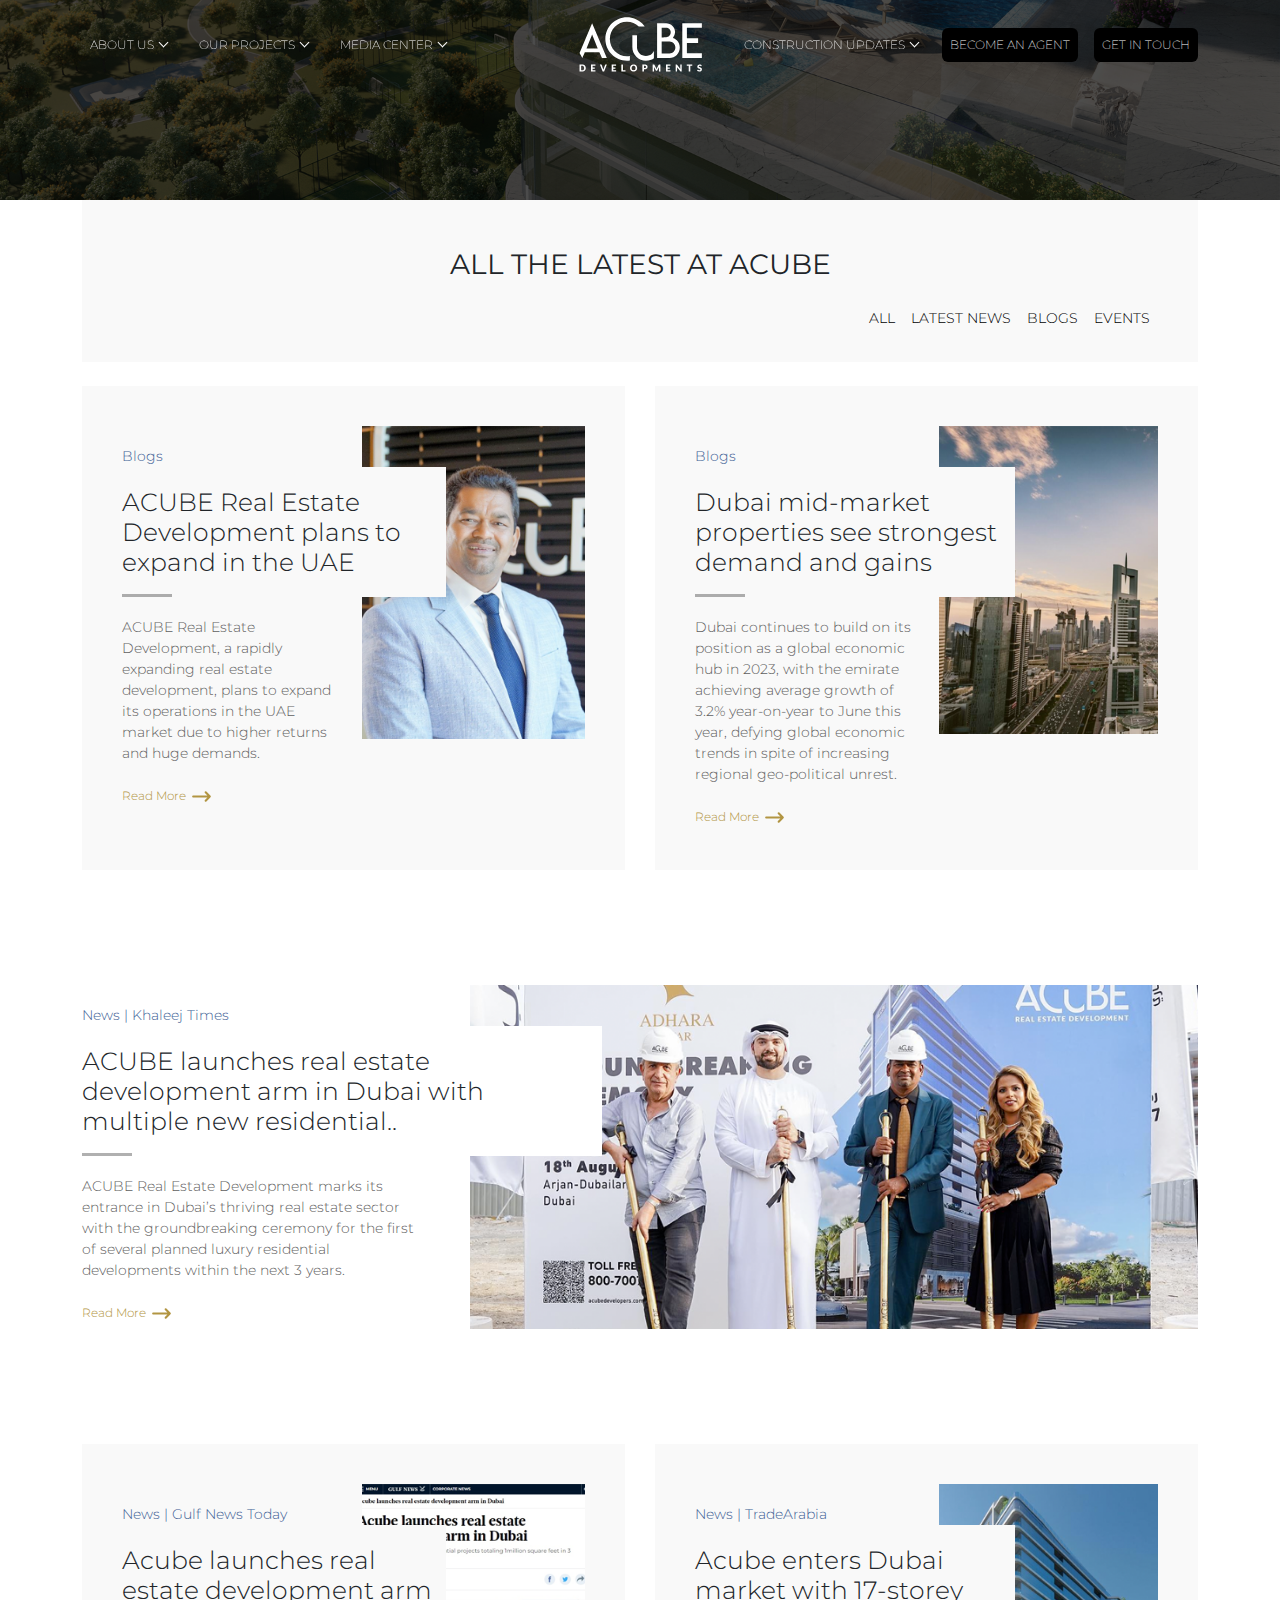
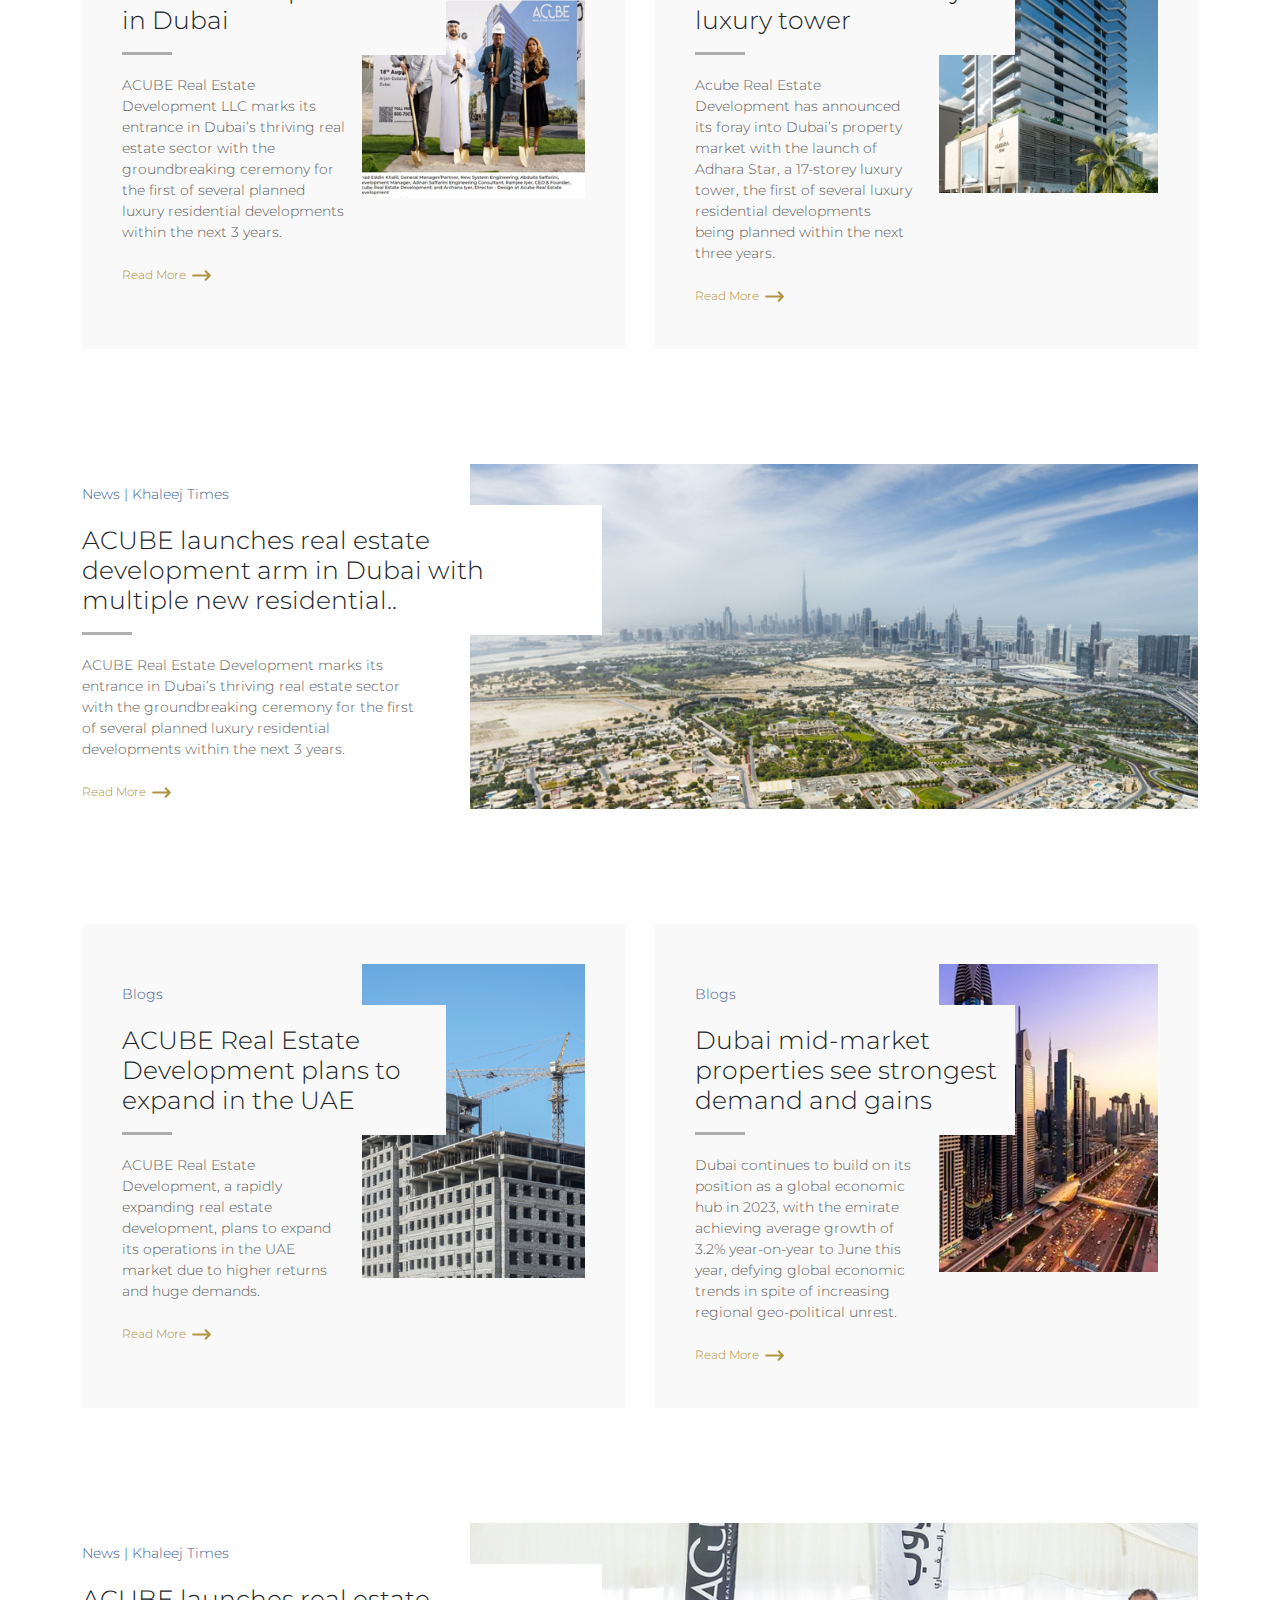
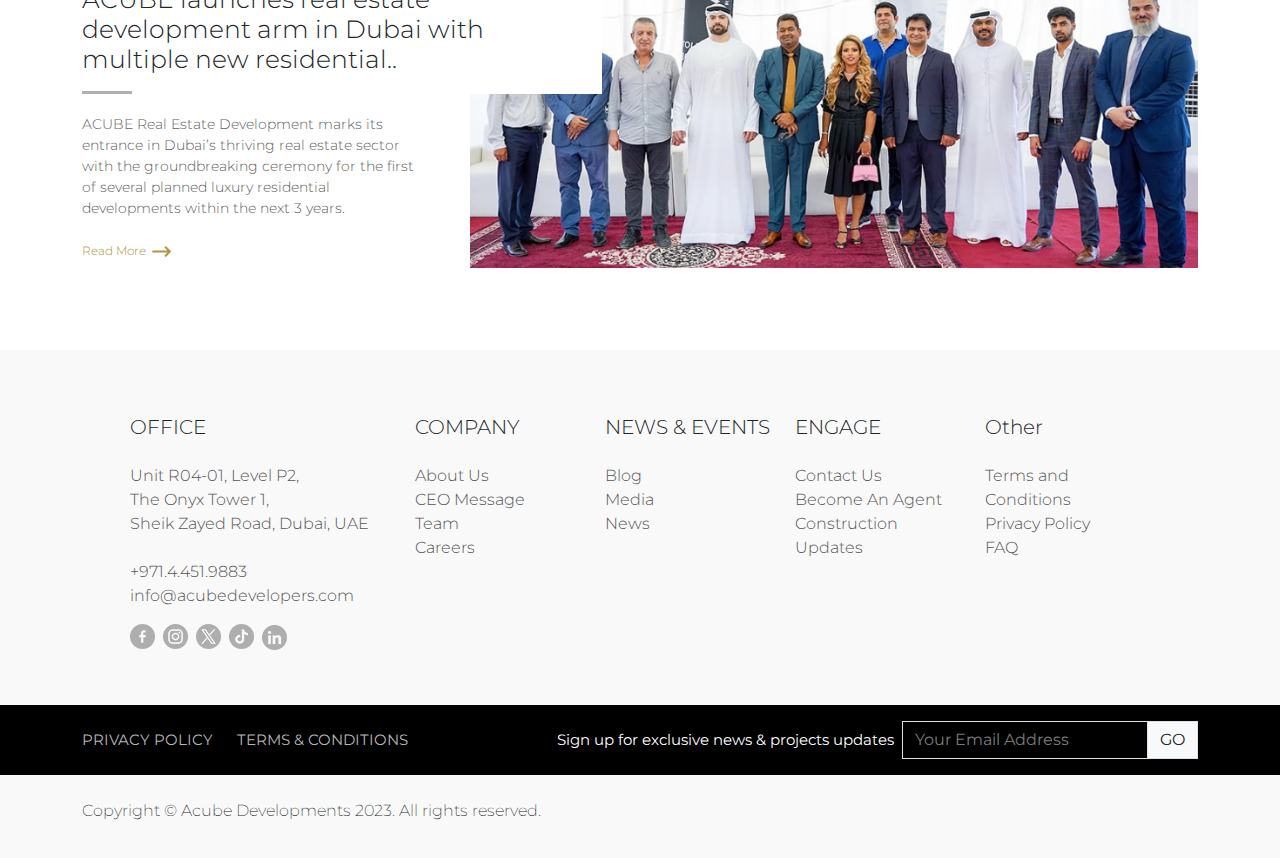
<file: media.html>
<!DOCTYPE html>
<html lang="en">

<head>
  <meta charset="UTF-8">
  <meta name="viewport" content="width=device-width, initial-scale=1.0">
  <meta http-equiv="X-UA-Compatible" content="ie=edge">
  <title>ACUBE</title>
  <link rel='shortcut icon' href='assets/images/SVGs/favicon.ico' type='image/x-icon'>
  <link rel="stylesheet" href="https://cdn.jsdelivr.net/npm/bootstrap@5.3.2/dist/css/bootstrap.min.css">
  <link rel="stylesheet" href="assets/vendor/Swiper-slider/css/swiper-bundle.min.css">
  <link rel="preconnect" href="https://fonts.googleapis.com">
  <link rel="preconnect" href="https://fonts.gstatic.com" crossorigin>
  <link
    href="https://fonts.googleapis.com/css2?family=Italiana&family=Montserrat:wght@200;300;400;500;600;700;800;900&display=swap"
    rel="stylesheet">
  <link rel="stylesheet" href="assets/css/style.css">
</head>

<body>
  <!-- all codes for ===***header***=== starts from here -->
  <header class="header" id="header">
    <div class="container csm">
      <nav class="navbar navbar-expand-xl">
        <a class="navbar-brand d-xl-none" href="index.html">
          <img src="assets/images/SVGs/logo_WHITE.svg" alt="logo" class="img-fluid">
        </a>

        <button id="trigger" class="navbar-toggler p-2 py-1" type="button">
          <img width="45" src="assets/images/SVGs/menu.svg" alt="menu">
        </button>

        <div class="navbar-collapse hide collapse-res-nav" id="mainNav">
          <ul
            class="navbar-nav position-relative align-items-xl-center flex-grow-1 mb-2 mb-lg-0 justify-content-between d-lg-flex">
            <li>
              <ul class="p-0 d-xl-flex">
                <li class="nav-item dropdown me-3">
                  <a class="nav-link dropdown-toggle" href="#" role="button" data-bs-toggle="dropdown"
                    aria-expanded="false">
                    ABOUT US
                  </a>
                  <ul class="dropdown-menu bg-black p-1 rounded-0">
                    <li><a class="text-white dropdown-item" href="#">Action</a></li>
                    <li><a class="text-white dropdown-item" href="#">Another action</a></li>
                  </ul>
                </li>
                <li class="nav-item dropdown me-3">
                  <a class="nav-link dropdown-toggle" href="#" role="button" data-bs-toggle="dropdown"
                    aria-expanded="false">
                    OUR PROJECTS
                  </a>
                  <ul class="dropdown-menu bg-black p-1 rounded-0">
                    <li><a class="text-white dropdown-item" href="#">Action 3</a></li>
                    <li><a class="text-white dropdown-item" href="#">Another 4 action</a></li>
                  </ul>
                </li>
                <li class="nav-item dropdown">
                  <a class="nav-link dropdown-toggle" href="#" role="button" data-bs-toggle="dropdown"
                    aria-expanded="false">
                    MEDIA CENTER
                  </a>
                  <ul class="dropdown-menu bg-black p-1 rounded-0">
                    <li><a class="text-white dropdown-item" href="#">5 Action</a></li>
                    <li><a class="text-white dropdown-item" href="#">6 Another action</a></li>
                  </ul>
                </li>
              </ul>
            </li>

            <li class="lg-logo d-none d-xl-inline-block">
              <a href="index.html">
                <img src="assets/images/SVGs/logo_WHITE.svg" alt="logo" class="img-fluid">
              </a>
            </li>

            <li>
              <ul class="p-0 d-xl-flex">
                <li class="nav-item dropdown">
                  <a class="nav-link dropdown-toggle" href="#" role="button" data-bs-toggle="dropdown"
                    aria-expanded="false">
                    CONSTRUCTION UPDATES
                  </a>
                  <ul class="dropdown-menu bg-black p-1 rounded-0">
                    <li><a class="text-white dropdown-item" href="#">7 Action</a></li>
                    <li><a class="text-white dropdown-item" href="#">8 8Another action</a></li>
                  </ul>
                </li>
                <li class="nav-item dropdown ms-xl-3 mb-1 mb-xl-0">
                  <a class="nav-link bg-black rounded" href="#">
                    BECOME AN AGENT
                  </a>
                </li>
                <li class="nav-item dropdown ms-xl-3">
                  <button type="button" class="nav-link bg-black rounded" data-bs-toggle="modal"
                    data-bs-target="#getInTouch">
                    GET IN TOUCH
                  </button>
                </li>
              </ul>
            </li>
          </ul>
          <span id="closer" class="text-white position-absolute top-0 end-0 px-3 py-2 d-xl-none">X</span>
        </div>
      </nav>
    </div>
  </header>
  <!-- all codes for ===***header***=== ended -->


  <main>
    <!-- all codes for ===***banner***=== starts from here -->
    <section class="banner faq"></section>
    <!-- all codes for ===***banner***=== ended -->

    <!-- ALL THE LATEST AT ACUBE -->
    <section class="all-news ">
      <div class="container csm">
        <div class="top px-3 px-xl-5 pb-3 pt-5" style="background: #f9f9f9;">
          <h3 class="pb-4 text-center" style="font-weight: 400; font-size: 28px;">ALL THE LATEST AT ACUBE</h3>
          <ul class="p-0 mb-3 d-flex align-items-center justify-content-end">
            <li><a class="text-black" style="font-weight: 300;font-size: 14px; text-transform: uppercase;"
                href="#">ALL</a></li>
            <li><a class="text-black ms-3" style="font-weight: 300;font-size: 14px; text-transform: uppercase;"
                href="#">latest News</a></li>
            <li><a class="text-black ms-3" style="font-weight: 300;font-size: 14px; text-transform: uppercase;"
                href="#">BLOGS</a></li>
            <li><a class="text-black ms-3" style="font-weight: 300;font-size: 14px; text-transform: uppercase;"
                href="#">Events</a></li>
          </ul>
        </div>
      </div>
      <div class="container p-0">
        <div class="first-section pt-4">
          <div class="container csm">
            <div class="nc-wrapper">
              <div class="news-card">
                <div class="row g-3">
                  <div class="col-sm-6 order-2 order-md-1">
                    <div class="text">
                      <p class="mini-title">Blogs</p>
                      <div class="head-wrap">
                        <h4 class="heading">ACUBE Real Estate Development plans to expand in the UAE
                        </h4>
                      </div>
                      <div class="para-r">
                        <p class="para">
                          ACUBE Real Estate Development, a rapidly expanding real estate development, plans to
                          expand
                          its
                          operations in the UAE market due to higher returns and huge demands.
                        </p>
                      </div>
                      <a href="#">Read More <img width="25" src="assets/images/SVGs/right-arrow-y.svg" alt="s"></a>
                    </div>
                  </div>
                  <div class="col-sm-6 order-1 order-md-2">
                    <div class="image text-center">
                      <img src="assets/images/media/n1.png" alt="ima" class="img-fluid nmdesia">
                    </div>
                  </div>
                </div>
              </div>

              <div class="news-card">
                <div class="row">
                  <div class="col-sm-6 order-2 order-md-1">
                    <div class="text">
                      <p class="mini-title">Blogs</p>
                      <div class="head-wrap">
                        <h4 class="heading">Dubai mid-market properties see strongest demand and gains</h4>
                      </div>
                      <div class="para-r">
                        <p class="para">
                          Dubai continues to build on its position as a global economic hub in 2023, with the
                          emirate achieving average growth of 3.2% year-on-year to June this year, defying global
                          economic trends in spite of increasing regional geo-political unrest.
                        </p>
                      </div>
                      <a href="#">Read More <img width="25" src="assets/images/SVGs/right-arrow-y.svg" alt="s"></a>
                    </div>
                  </div>
                  <div class="col-sm-6 order-1 order-md-2">
                    <div class="image text-center">
                      <img src="assets/images/media/n2.png" alt="ima" class="img-fluid nmdesia">
                    </div>
                  </div>
                </div>
              </div>

            </div>
          </div>
        </div>

        <div class=" first-section bg-transparent wide">
          <div class="container csm">
            <div class="news-card">
              <div class="row g-3 gx-xl-5">
                <div class="col-lg-4 col-md-6 order-2 order-md-1">
                  <div class="text">
                    <p class="mini-title">News | Khaleej Times</p>
                    <div class="head-wrap" style="background: #fff;">
                      <h4 class="heading">
                        ACUBE launches real estate development arm in Dubai with multiple new residential..
                      </h4>
                    </div>
                    <div class="para-r">
                      <p class="para">
                        ACUBE Real Estate Development marks its entrance in Dubai’s thriving real estate sector with
                        the
                        groundbreaking ceremony for the first of several planned luxury residential developments
                        within
                        the next 3 years.
                      </p>
                    </div>
                    <a href="#">Read More <img width="25" src="assets/images/SVGs/right-arrow-y.svg" alt="s"></a>
                  </div>
                </div>
                <div class="col-lg-8 col-md-6 order-1 order-md-2">
                  <div class="image text-center">
                    <img src="assets/images/media/n3.png" alt="ima" class="img-fluid nmdesia">
                  </div>
                </div>
              </div>
            </div>
          </div>
        </div>

        <div class="first-section ">
          <div class="container csm">
            <div class="nc-wrapper">
              <div class="news-card">
                <div class="row g-3">
                  <div class="col-sm-6 order-2 order-md-1">
                    <div class="text">
                      <p class="mini-title">News | Gulf News Today</p>
                      <div class="head-wrap">
                        <h4 class="heading">
                          Acube launches real estate development arm in Dubai
                        </h4>
                      </div>
                      <div class="para-r">
                        <p class="para">
                          ACUBE Real Estate Development LLC marks its entrance in Dubai’s thriving real estate sector
                          with the groundbreaking ceremony for the first of several planned luxury residential
                          developments within the next 3 years.
                        </p>
                      </div>
                      <a href="#">Read More <img width="25" src="assets/images/SVGs/right-arrow-y.svg" alt="s"></a>
                    </div>
                  </div>
                  <div class="col-sm-6 order-1 order-md-2">
                    <div class="image text-center">
                      <img src="assets/images/media/n4.png" alt="ima" class="img-fluid nmdesia">
                    </div>
                  </div>
                </div>
              </div>
              <div class="news-card">
                <div class="row">
                  <div class="col-sm-6 order-2 order-md-1">
                    <div class="text">
                      <p class="mini-title">News | TradeArabia</p>
                      <div class="head-wrap">
                        <h4 class="heading">Acube enters Dubai market with 17-storey luxury tower </h4>
                      </div>
                      <div class="para-r">
                        <p class="para">
                          Acube Real Estate Development has announced its foray into Dubai’s property market with the
                          launch of Adhara Star, a 17-storey luxury tower, the first of several luxury residential
                          developments being planned within the next three years.

                        </p>
                      </div>
                      <a href="#">Read More <img width="25" src="assets/images/SVGs/right-arrow-y.svg" alt="s"></a>
                    </div>
                  </div>
                  <div class="col-sm-6 order-1 order-md-2">
                    <div class="image text-center">
                      <img src="assets/images/media/n5.png" alt="ima" class="img-fluid nmdesia">
                    </div>
                  </div>
                </div>
              </div>
            </div>
          </div>
        </div>

        <div class=" first-section bg-transparent wide">
          <div class="container csm">
            <div class="news-card">
              <div class="row g-3 gx-xl-5">
                <div class="col-lg-4 col-md-6 order-2 order-md-1">
                  <div class="text">
                    <p class="mini-title">News | Khaleej Times</p>
                    <div class="head-wrap" style="background: #fff;">
                      <h4 class="heading">
                        ACUBE launches real estate development arm in Dubai with multiple new residential..
                      </h4>
                    </div>
                    <div class="para-r">
                      <p class="para">
                        ACUBE Real Estate Development marks its entrance in Dubai’s thriving real estate sector with the
                        groundbreaking ceremony for the first of several planned luxury residential developments within
                        the next 3 years.
                      </p>
                    </div>
                    <a href="#">Read More <img width="25" src="assets/images/SVGs/right-arrow-y.svg" alt="s"></a>
                  </div>
                </div>
                <div class="col-lg-8 col-md-6 order-1 order-md-2">
                  <div class="image text-center">
                    <img src="assets/images/media/n6.png" alt="ima" class="img-fluid nmdesia">
                  </div>
                </div>
              </div>
            </div>
          </div>
        </div>

        <div class="first-section">
          <div class="container csm">
            <div class="nc-wrapper">
              <div class="news-card">
                <div class="row g-3">
                  <div class="col-sm-6 order-2 order-md-1">
                    <div class="text">
                      <p class="mini-title">Blogs</p>
                      <div class="head-wrap">
                        <h4 class="heading">
                          ACUBE Real Estate Development plans to expand in the UAE

                        </h4>
                      </div>
                      <div class="para-r">
                        <p class="para">
                          ACUBE Real Estate Development, a rapidly expanding real estate development, plans to expand
                          its operations in the UAE market due to higher returns and huge demands.

                        </p>
                      </div>
                      <a href="#">Read More <img width="25" src="assets/images/SVGs/right-arrow-y.svg" alt="s"></a>
                    </div>
                  </div>
                  <div class="col-sm-6 order-1 order-md-2">
                    <div class="image text-center">
                      <img src="assets/images/media/n7.png" alt="ima" class="img-fluid nmdesia">
                    </div>
                  </div>
                </div>
              </div>
              <div class="news-card">
                <div class="row">
                  <div class="col-sm-6 order-2 order-md-1">
                    <div class="text">
                      <p class="mini-title">Blogs</p>
                      <div class="head-wrap">
                        <h4 class="heading">Dubai mid-market properties see strongest demand and gains </h4>
                      </div>
                      <div class="para-r">
                        <p class="para">
                          Dubai continues to build on its position as a global economic hub in 2023, with the emirate
                          achieving average growth of 3.2% year-on-year to June this year, defying global economic
                          trends in spite of increasing regional geo-political unrest.

                        </p>
                      </div>
                      <a href="#">Read More <img width="25" src="assets/images/SVGs/right-arrow-y.svg" alt="s"></a>
                    </div>
                  </div>
                  <div class="col-sm-6 order-1 order-md-2">
                    <div class="image text-center">
                      <img src="assets/images/media/n8.png" alt="ima" class="img-fluid nmdesia">
                    </div>
                  </div>
                </div>
              </div>

            </div>
          </div>
        </div>

        <div class="first-section bg-transparent wide">
          <div class="container csm">
            <div class="news-card">
              <div class="row g-3 gx-xl-5">
                <div class="col-lg-4 col-md-6 order-2 order-md-1">
                  <div class="text">
                    <p class="mini-title">News | Khaleej Times</p>
                    <div class="head-wrap" style="background: #fff;">
                      <h4 class="heading">
                        ACUBE launches real estate development arm in Dubai with multiple new residential..
                      </h4>
                    </div>
                    <div class="para-r">
                      <p class="para">
                        ACUBE Real Estate Development marks its entrance in Dubai’s thriving real estate sector with the
                        groundbreaking ceremony for the first of several planned luxury residential developments within
                        the next 3 years.
                      </p>
                    </div>
                    <a href="#">Read More <img width="25" src="assets/images/SVGs/right-arrow-y.svg" alt="s"></a>
                  </div>
                </div>
                <div class="col-lg-8 col-md-6 order-1 order-md-2">
                  <div class="image text-center">
                    <img src="assets/images/media/n9.png" alt="ima" class="img-fluid nmdesia">
                  </div>
                </div>
              </div>
            </div>
          </div>
        </div>
      </div>
    </section>
    <div class="py-xl-3"></div>
  </main>

  <!-- footer -->
  <footer class="footer">
    <div class="topper">
      <div class="container">
        <div class="row gy-5 justify-content-xl-center">
          <div class="col-md-6 col-lg-4 col-xl-3">
            <h3>OFFICE</h3>
            <p>Unit R04-01, Level P2, <br>
              The Onyx Tower 1, <br>
              Sheik Zayed Road, Dubai, UAE <br>
              <br>
              +971.4.451.9883 <br>
              info@acubedevelopers.com
            </p>
            <ul class="p-0 pt-3 d-flex align-items-center">
              <li>
                <a href="#">
                  <img src="assets/images/social/facebook.png" alt="a">
                </a>
              </li>
              <li class="ms-2">
                <a href="#">
                  <img src="assets/images/social/instagram.png" alt="a">
                </a>
              </li>
              <li class="ms-2">
                <a href="#">
                  <img src="assets/images/social/twitter.png" alt="a">
                </a>
              </li>
              <li class="ms-2">
                <a href="#">
                  <img src="assets/images/social/tiktok.png" alt="a">
                </a>
              </li>
              <li class="ms-2">
                <a href="#">
                  <img src="assets/images/social/linkedin.png" alt="a">
                </a>
              </li>
            </ul>
          </div>
          <div class="col-6 col-lg-4 col-xl-2">
            <h3>COMPANY</h3>
            <ul class="p-0">
              <li><a href="#">About Us</a></li>
              <li><a href="#">CEO Message</a></li>
              <li><a href="#">Team</a></li>
              <li><a href="#">Careers</a></li>
            </ul>
          </div>
          <div class="col-6 col-lg-4 col-xl-2">
            <h3>NEWS & EVENTS</h3>
            <ul class="p-0">
              <li><a href="#">Blog</a></li>
              <li><a href="#">Media</a></li>
              <li><a href="#">News</a></li>
            </ul>
          </div>
          <div class="col-6 col-lg-4 col-xl-2">
            <h3>ENGAGE</h3>
            <ul class="p-0">
              <li><a href="#">Contact Us</a></li>
              <li><a href="#">Become An Agent</a></li>
              <li><a href="#">Construction Updates</a></li>
            </ul>
          </div>
          <div class="col-6 col-lg-4 col-xl-2">
            <h3>Other</h3>
            <ul class="p-0">
              <li><a href="#">Terms and Conditions</a></li>
              <li><a href="#">Privacy Policy</a></li>
              <li><a href="#">FAQ</a></li>
            </ul>
          </div>
        </div>
      </div>
    </div>

    <div class="middle bg-black py-3">
      <div class="container csm">
        <div class="d-lg-flex justify-content-between">
          <ul class="d-md-flex align-items-center p-0">
            <li class="me-4"><a href="#" style="font-size: 15px;color: #b6b6b6;">PRIVACY POLICY</a></li>
            <li><a href="#" style="font-size: 15px;color: #b6b6b6;">TERMS & CONDITIONS</a></li>
          </ul>

          <div class="d-md-flex align-items-center pt-3 pt-md-0">
            <p class="text-white text-nowrap pe-md-2 pb-2 pb-md-0" style="font-size: 15px;">Sign up for exclusive news &
              projects updates
            </p>
            <div class="input-group">
              <input type="text" class="form-control email-sub text-white rounded-0" style="background: transparent;"
                placeholder="Your Email Address" aria-label="Your Email Address" aria-describedby="basic-addon2">
              <div class="input-group-append">
                <button class="input-group-text rounded-0" id="basic-addon2">GO</button>
              </div>
            </div>
          </div>
        </div>
      </div>
    </div>

    <div class="bottom pt-4">
      <div class="container csm">
        <div class="d-md-flex align-items-center justify-content-between">
          <p class="pb-2 pb-md-0" style="font-weight: 15;font-weight: 200;">Copyright © Acube Developments 2023. All
            rights
            reserved.</p>
        </div>
      </div>
    </div>
  </footer>
  <!-- footer ended -->

  <!-- all modal------------------------------------------ -->
  <!-- get in touch Modal -->
  <div class="touch-modal">
    <div class="modal fade" id="getInTouch" tabindex="-1" aria-labelledby="getInTouchLabel" aria-hidden="true">
      <div class="modal-dialog modal-dialog-centered">
        <div class="modal-content rounded-0" style="max-width: 425px;">
          <div class="modal-header pb-0 border-0">
            <h1 class="modal-title fs-5" id="getInTouchLabel"></h1>
            <button type="button" class="btn-close border" data-bs-dismiss="modal" aria-label="Close"></button>
          </div>
          <div class="modal-body p-4">
            <h2 style="font-weight: 300;font-size: 20px;padding-bottom: 20px;">GET IN TOUCH </h2>
            <form>
              <input type="text" class="form-control rounded-0 mb-3" placeholder="Full Name">

              <div class="input-group mb-3 rounded-0">
                <span class="input-group-text rounded-0" id="basic-addon1">
                  <div class="dropdown rounded-0 p-0">
                    <a class="btn rounded-0 p-0 dropdown-toggle d-flex align-items-center" href="#" role="button"
                      data-bs-toggle="dropdown" aria-expanded="false">
                      <img class="me-2" src="assets/images/flags/flag-1.png" alt="uae">971
                    </a>

                    <ul class="dropdown-menu">
                      <li><a class="dropdown-item" href="#"> <img class="me-2" src="assets/images/flags/flag-1.png"
                            alt="uae">971</a></li>
                      <li><a class="dropdown-item" href="#"> <img class="me-2" src="assets/images/flags/flag-1.png"
                            alt="uae">972</a></li>
                      <li><a class="dropdown-item" href="#"> <img class="me-2" src="assets/images/flags/flag-1.png"
                            alt="uae">973</a></li>
                    </ul>
                  </div>
                </span>
                <input type="text" class="form-control rounded-0" aria-label="Username" aria-describedby="basic-addon1">
              </div>

              <input type="email" class="form-control rounded-0 mb-3" placeholder="Email">

              <select name="" id="" class="form-select mb-3 rounded-0">
                <option value="">Interested in?</option>
                <option value="">po1</option>
                <option value="">po2</option>
              </select>

              <div class="d-flex mb-3">
                <input type="checkbox" name="check" id="check">
                <label for="check" style="font-size: 11px;font-weight: 300; margin-left: 5px;">Keep me updated on news
                  and offer </label>
              </div>
              <p style="font-size: 11px;font-weight: 300; margin-bottom: 20px;">Please visit the <a href="#"
                  class="text-black">privacy policy</a> to
                understand how ACUBE
                handles your personal data.</p>
              <button type="button" type="submit" class="btn text-white py-2 rounded-0 w-100 bg-black"
                style="font-size: 13px;">
                SUBMIT
              </button>
            </form>
          </div>
        </div>
      </div>
    </div>
  </div>

  <!-- bookAppoinment modal -->
  <div class="bookAppoinment-modal">
    <div class="modal fade" id="bookAppoinment" tabindex="-1" aria-labelledby="bookAppoinmentLabel" aria-hidden="true">
      <div class="modal-dialog modal-dialog-centered">
        <div class="modal-content rounded-0" style="max-width: 425px;">
          <div class="modal-header pb-0 border-0">
            <h1 class="modal-title fs-5" id="bookAppoinmentLabel"></h1>
            <button type="button" class="btn-close border" data-bs-dismiss="modal" aria-label="Close"></button>
          </div>
          <div class="modal-body p-4">
            <h2 style="font-weight: 300;font-size: 20px;padding-bottom: 20px;">SCHEDULE A CALL
            </h2>
            <form>
              <input type="text" class="form-control rounded-0 mb-3" placeholder="Full Name">

              <div class="input-group mb-3 rounded-0">
                <span class="input-group-text rounded-0" id="basic-addon1">
                  <div class="dropdown rounded-0 p-0">
                    <a class="btn rounded-0 p-0 dropdown-toggle d-flex align-items-center" href="#" role="button"
                      data-bs-toggle="dropdown" aria-expanded="false">
                      <img class="me-2" src="assets/images/flags/flag-1.png" alt="uae">971
                    </a>

                    <ul class="dropdown-menu">
                      <li><a class="dropdown-item" href="#"> <img class="me-2" src="assets/images/flags/flag-1.png"
                            alt="uae">971</a></li>
                      <li><a class="dropdown-item" href="#"> <img class="me-2" src="assets/images/flags/flag-1.png"
                            alt="uae">972</a></li>
                      <li><a class="dropdown-item" href="#"> <img class="me-2" src="assets/images/flags/flag-1.png"
                            alt="uae">973</a></li>
                    </ul>
                  </div>
                </span>
                <input type="text" class="form-control rounded-0" aria-label="Username" aria-describedby="basic-addon1">
              </div>

              <input type="email" class="form-control rounded-0 mb-3" placeholder="Email">

              <div class="row g-1 pb-3">
                <div class="col-6">
                  <input type="date" class="form-control rounded-0" placeholder="Email">
                </div>
                <div class="col-6">
                  <select name="" id="" class="form-select rounded-0">
                    <option value="">Prefered Time(GST)</option>
                    <option value="">po1</option>
                    <option value="">po2</option>
                  </select>
                </div>
              </div>

              <div class="d-flex mb-3">
                <input type="checkbox" name="check" id="check3">
                <label for="check3" style="font-size: 11px;font-weight: 300; margin-left: 5px;">Keep me updated on news
                  and offer </label>
              </div>

              <p style="font-size: 11px;font-weight: 300; margin-bottom: 20px;">Please visit the <a href="#"
                  class="text-black">privacy policy</a> to
                understand how ACUBE
                handles your personal data.</p>
              <button type="button" type="submit" class="btn text-white py-2 rounded-0 w-100 bg-black"
                style="font-size: 13px;">
                SUBMIT
              </button>
            </form>
          </div>
        </div>
      </div>
    </div>
  </div>

  <!-- register Modal -->
  <div class="register-modal">
    <div class="modal fade" id="register" tabindex="-1" aria-labelledby="registerLabel" aria-hidden="true">
      <div class="modal-dialog modal-dialog-centered">
        <div class="modal-content rounded-0" style="max-width: 850px;">
          <div class="modal-body p-0">
            <div class="row g-0">
              <div class="col-md-6 p-0 p-md-0">
                <div class="text-end">
                  <button type="button" class="btn-close m-1 border d-md-none" data-bs-dismiss="modal"
                    aria-label="Close"></button>
                </div>
                <img src="assets/images/register.png" alt="re" class="img-fluid w-100">
              </div>
              <div class="col-md-6 p-4">
                <div class="modal-header pb-0 border-0">
                  <h1 class="modal-title fs-5" id="registerLabel"></h1>
                  <button type="button" class="btn-close d-none d-md-inline-block border" data-bs-dismiss="modal"
                    aria-label="Close"></button>
                </div>
                <h2 style="font-weight: 300;font-size: 20px;padding-bottom: 20px;">Register your interest</h2>
                <form>
                  <input type="text" class="form-control rounded-0 mb-3" placeholder="Full Name">

                  <div class="input-group mb-3 rounded-0">
                    <span class="input-group-text rounded-0" id="basic-addon1">
                      <div class="dropdown rounded-0 p-0">
                        <a class="btn rounded-0 p-0 dropdown-toggle d-flex align-items-center" href="#" role="button"
                          data-bs-toggle="dropdown" aria-expanded="false">
                          <img class="me-2" src="assets/images/flags/flag-1.png" alt="uae">971
                        </a>

                        <ul class="dropdown-menu">
                          <li><a class="dropdown-item" href="#"> <img class="me-2" src="assets/images/flags/flag-1.png"
                                alt="uae">971</a></li>
                          <li><a class="dropdown-item" href="#"> <img class="me-2" src="assets/images/flags/flag-1.png"
                                alt="uae">972</a></li>
                          <li><a class="dropdown-item" href="#"> <img class="me-2" src="assets/images/flags/flag-1.png"
                                alt="uae">973</a></li>
                        </ul>
                      </div>
                    </span>
                    <input type="text" class="form-control rounded-0" aria-label="Username"
                      aria-describedby="basic-addon1">
                  </div>

                  <input type="email" class="form-control rounded-0 mb-3" placeholder="Email">

                  <select name="" id="" class="form-select mb-3 rounded-0">
                    <option value="">Select a Project</option>
                    <option value="">po1</option>
                    <option value="">po2</option>
                  </select>

                  <p style="font-size: 11px;font-weight: 300; margin-bottom: 20px;">
                    I agree to share my data with Acube Developers, and allow Acube Developers or its affiliates to
                    collect, control or process my data in order to communicate with me. Should I wish to unsubscribe,
                    I
                    will send an email to info@acube.ae. For more information on our Terms & Conditions, Please click
                    here.
                  </p>
                  <button type="button" type="submit" class="btn text-white py-2 rounded-0 w-100 bg-black"
                    style="font-size: 13px;">
                    SUBMIT
                  </button>
                </form>
              </div>
            </div>
          </div>
        </div>
      </div>
    </div>
  </div>
  <!-- all modal------------------------------------------ -->


  <!-- all scripts are starts from here -->
  <script src="https://cdn.jsdelivr.net/npm/bootstrap@5.3.2/dist/js/bootstrap.bundle.min.js"></script>
  <script src="assets/vendor/Swiper-slider/js/swiper-bundle.min.js"></script>
  <script src="assets/js/custom.js"></script>
  <!-- .........script ended............. -->
</body>

</html>
</file>
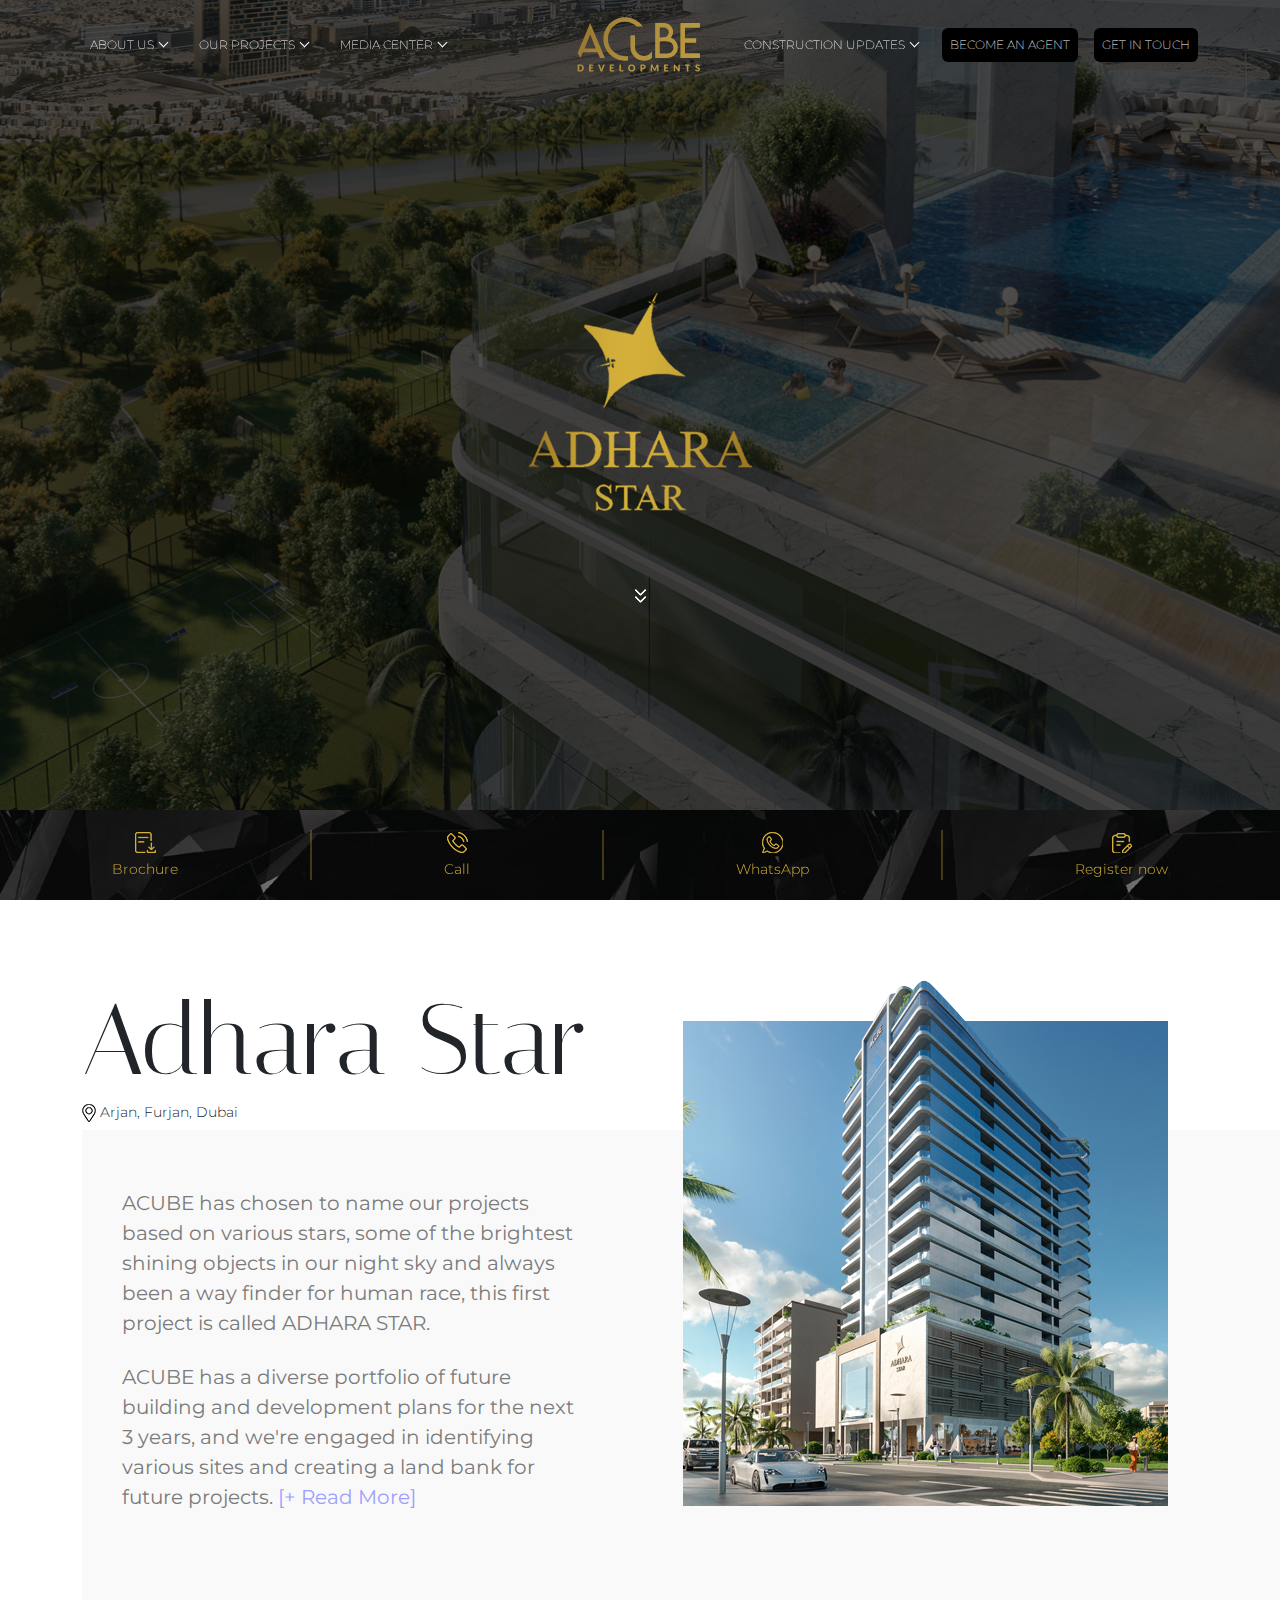
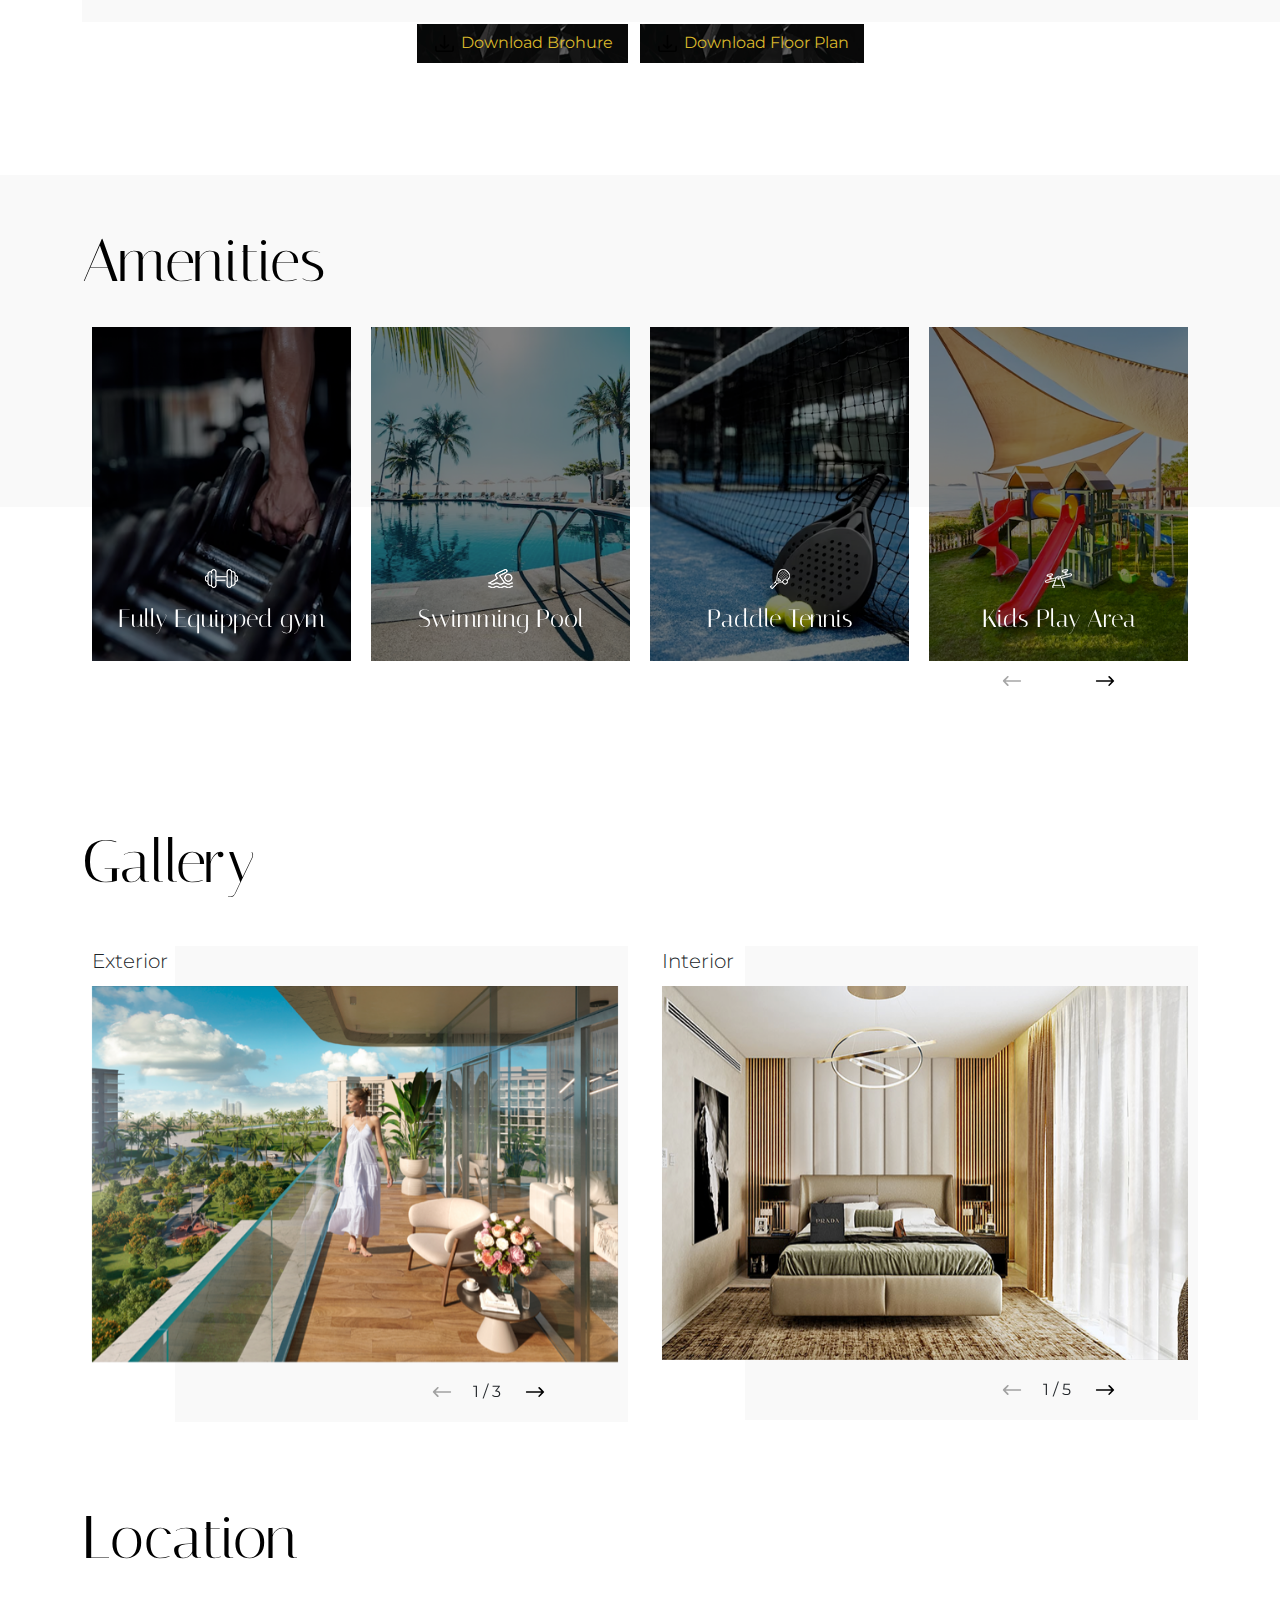
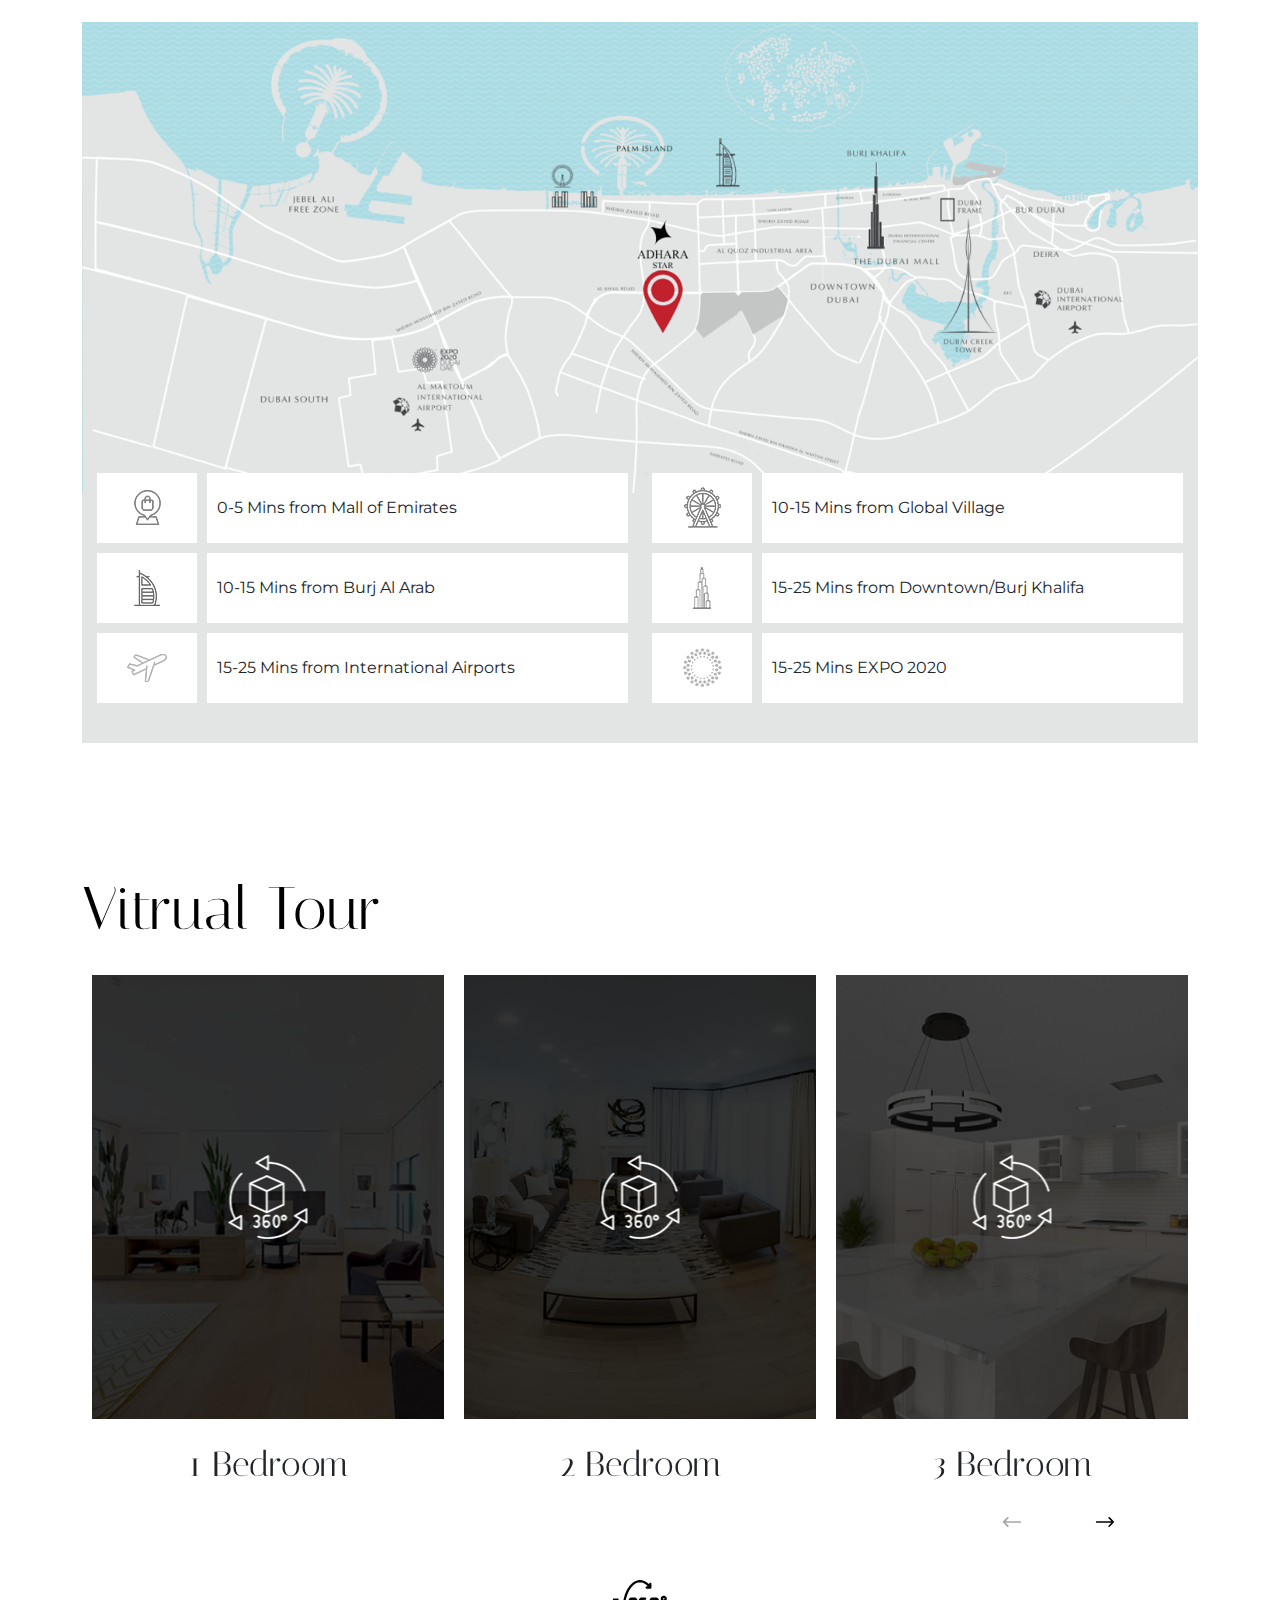
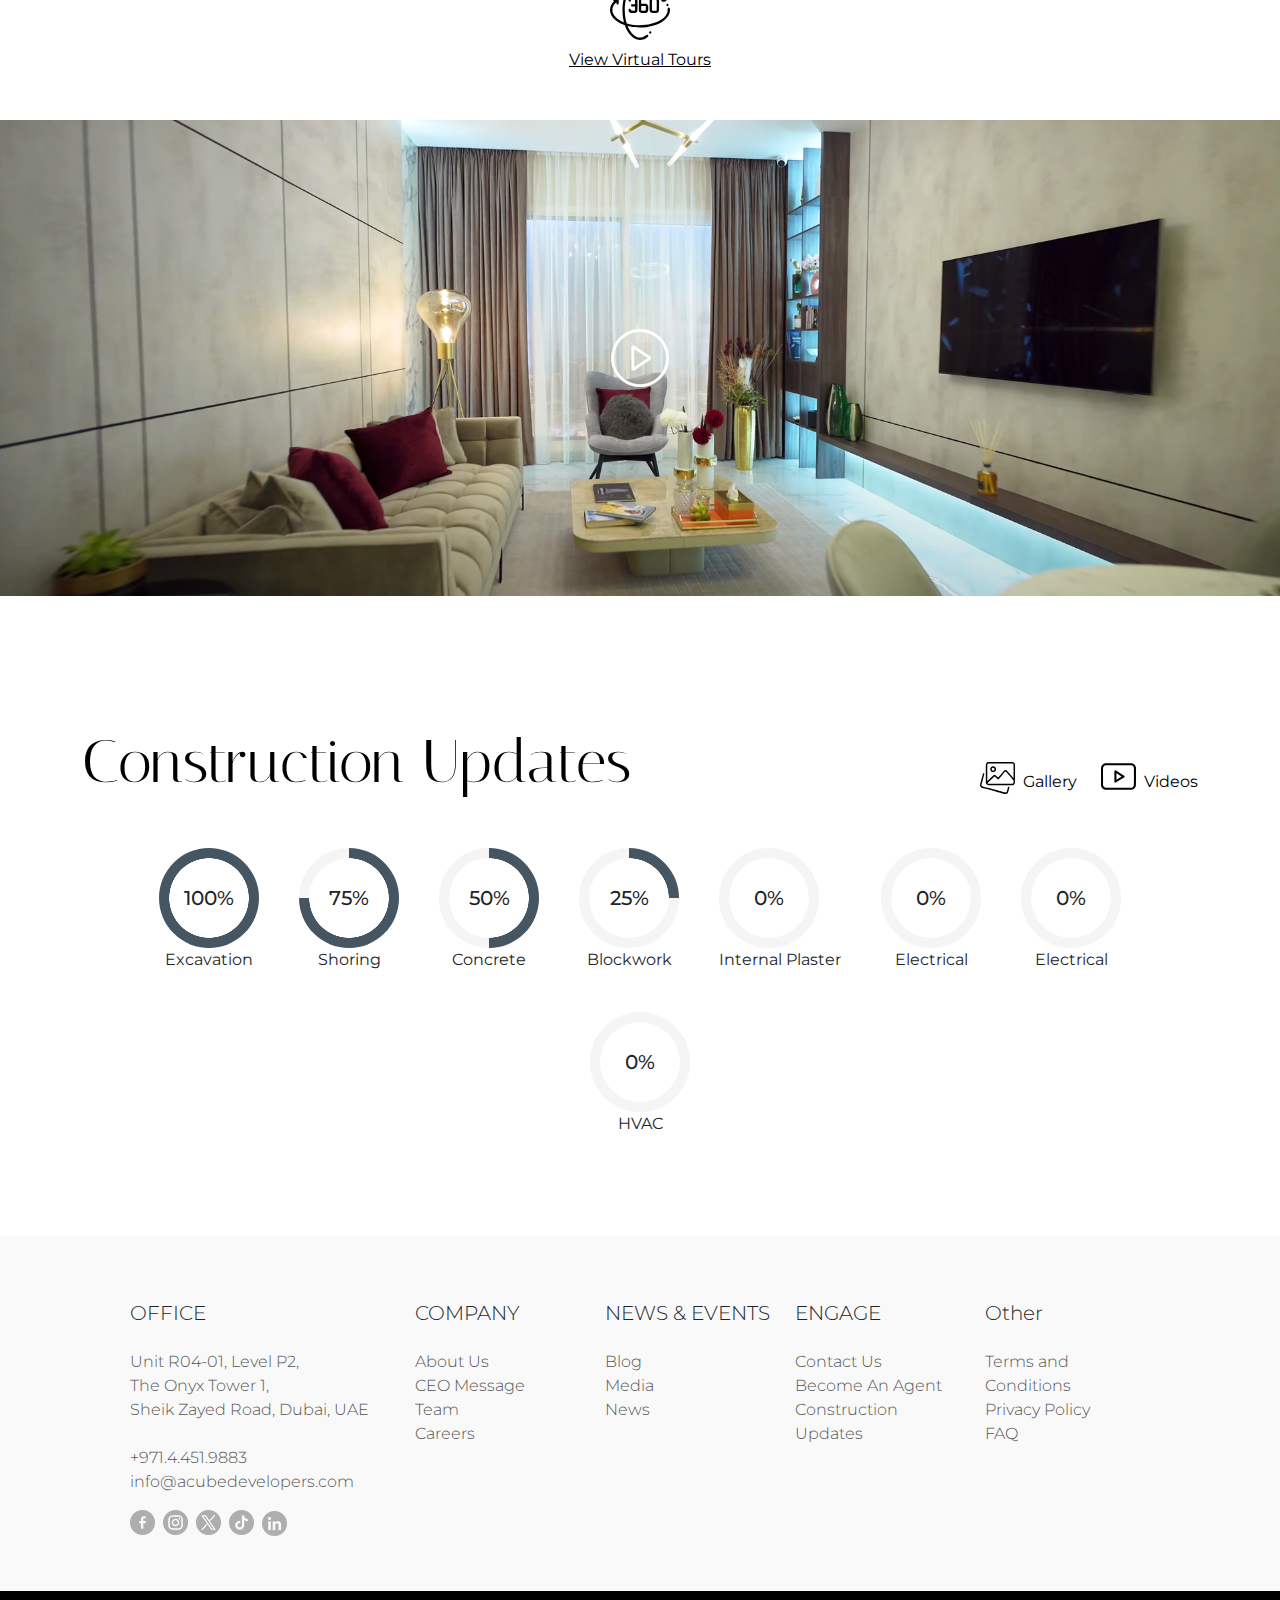
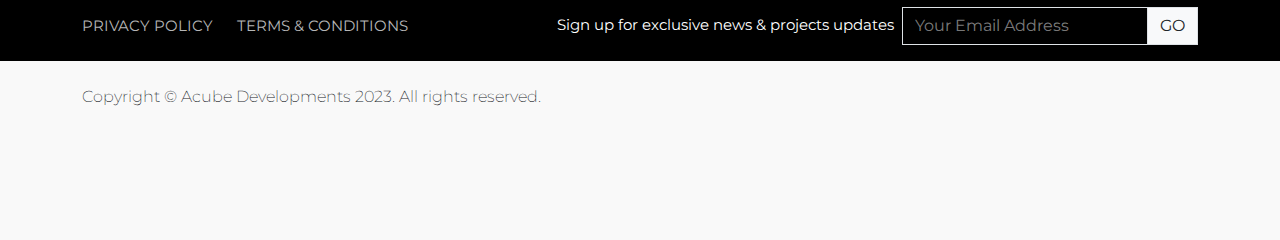
<file: project.html>
<!DOCTYPE html>
<html lang="en">

<head>
  <meta charset="UTF-8">
  <meta name="viewport" content="width=device-width, initial-scale=1.0">
  <meta http-equiv="X-UA-Compatible" content="ie=edge">
  <title>ACUBE</title>
  <link rel='shortcut icon' href='assets/images/SVGs/favicon.ico' type='image/x-icon'>
  <link rel="stylesheet" href="https://cdn.jsdelivr.net/npm/bootstrap@5.3.2/dist/css/bootstrap.min.css">
  <link rel="stylesheet" href="assets/vendor/Swiper-slider/css/swiper-bundle.min.css">
  <link rel="preconnect" href="https://fonts.googleapis.com">
  <link rel="preconnect" href="https://fonts.gstatic.com" crossorigin>
  <link
    href="https://fonts.googleapis.com/css2?family=Italiana&family=Montserrat:wght@200;300;400;500;600;700;800;900&display=swap"
    rel="stylesheet">
  <link rel="stylesheet" href="assets/css/style.css">
</head>

<body>
  <!-- all codes for ===***header***=== starts from here -->
  <header class="header" id="header">
    <div class="container csm">
      <nav class="navbar navbar-expand-xl">
        <a class="navbar-brand d-xl-none" href="index.html">
          <img src="assets/images/SVGs/logo_WHITE.svg" alt="logo" class="img-fluid">
        </a>

        <button id="trigger" class="navbar-toggler p-2 py-1" type="button">
          <img width="45" src="assets/images/SVGs/menu.svg" alt="menu">
        </button>

        <div class="navbar-collapse hide collapse-res-nav" id="mainNav">
          <ul
            class="navbar-nav position-relative align-items-xl-center flex-grow-1 mb-2 mb-lg-0 justify-content-between d-lg-flex">
            <li>
              <ul class="p-0 d-xl-flex">
                <li class="nav-item dropdown me-3">
                  <a class="nav-link dropdown-toggle" href="#" role="button" data-bs-toggle="dropdown"
                    aria-expanded="false">
                    ABOUT US
                  </a>
                  <ul class="dropdown-menu bg-black p-1 rounded-0">
                    <li><a class="text-white dropdown-item" href="#">Action</a></li>
                    <li><a class="text-white dropdown-item" href="#">Another action</a></li>
                  </ul>
                </li>
                <li class="nav-item dropdown me-3">
                  <a class="nav-link dropdown-toggle" href="#" role="button" data-bs-toggle="dropdown"
                    aria-expanded="false">
                    OUR PROJECTS
                  </a>
                  <ul class="dropdown-menu bg-black p-1 rounded-0">
                    <li><a class="text-white dropdown-item" href="#">Action 3</a></li>
                    <li><a class="text-white dropdown-item" href="#">Another 4 action</a></li>
                  </ul>
                </li>
                <li class="nav-item dropdown">
                  <a class="nav-link dropdown-toggle" href="#" role="button" data-bs-toggle="dropdown"
                    aria-expanded="false">
                    MEDIA CENTER
                  </a>
                  <ul class="dropdown-menu bg-black p-1 rounded-0">
                    <li><a class="text-white dropdown-item" href="#">5 Action</a></li>
                    <li><a class="text-white dropdown-item" href="#">6 Another action</a></li>
                  </ul>
                </li>
              </ul>
            </li>

            <li class="lg-logo d-none d-xl-inline-block">
              <a href="index.html">
                <img src="assets/images/SVGs/logo_GOLD.svg" alt="logo" class="img-fluid">
              </a>
            </li>

            <li>
              <ul class="p-0 d-xl-flex">
                <li class="nav-item dropdown">
                  <a class="nav-link dropdown-toggle" href="#" role="button" data-bs-toggle="dropdown"
                    aria-expanded="false">
                    CONSTRUCTION UPDATES
                  </a>
                  <ul class="dropdown-menu bg-black p-1 rounded-0">
                    <li><a class="text-white dropdown-item" href="#">7 Action</a></li>
                    <li><a class="text-white dropdown-item" href="#">8 8Another action</a></li>
                  </ul>
                </li>
                <li class="nav-item dropdown ms-xl-3 mb-1 mb-xl-0">
                  <a class="nav-link bg-black rounded" href="#">
                    BECOME AN AGENT
                  </a>
                </li>
                <li class="nav-item dropdown ms-xl-3">
                  <button type="button" class="nav-link bg-black rounded" data-bs-toggle="modal"
                    data-bs-target="#getInTouch">
                    GET IN TOUCH
                  </button>
                </li>
              </ul>
            </li>
          </ul>
          <span id="closer" class="text-white position-absolute top-0 end-0 px-3 py-2 d-xl-none">X</span>
        </div>
      </nav>
    </div>
  </header>
  <!-- all codes for ===***header***=== ended -->

  <!-- all codes for ===***banner***=== starts from here -->
  <section class="banner project">
    <div class="content-wrapper">
      <img src="assets/images/project/ad-star.png" alt="q" class="img-fluid">
      <br>
      <br>
      <br>
      <br>
      <a href="#offplan">
        <img src="assets/images/project/ar-d.png" alt="q" class="img-fluid">
      </a>
    </div>

    <div class="bottom-part">
      <div class="container csm text-end">
        <div class="d-flex justify-content-between">
          <div class="text-center">
            <a href="#">
              <img src="assets/images/project/002-download.png" alt="">
              <p>Brochure</p>
            </a>
          </div>
          <div class="line-c"></div>
          <div class="text-center">
            <a href="#">
              <img src="assets/images/project/003-phone-call.png" alt="">
              <p>Call</p>
            </a>
          </div>
          <div class="line-c"></div>
          <div class="text-center">
            <a href="#">
              <img src="assets/images/project/001-whatsapp.png" alt="">
              <p>WhatsApp</p>
            </a>
          </div>
          <div class="line-c"></div>
          <div class="text-center">
            <a href="#register" data-bs-toggle="modal">
              <img src="assets/images/project/004-exam.png" alt="">
              <p>Register now</p>
            </a>
          </div>
        </div>
      </div>
    </div>
  </section>
  <!-- all codes for ===***banner***=== ended -->

  <!-- section offplan starts -->
  <section class="offplan" id="offplan">
    <div class="container csm">
      <div class="wrap">
        <div class="row">
          <div class="col-md-6">
            <div class="top">
              <h2>Adhara Star</h2>
              <span class='location1'><img src="assets/images/project/pin.png" alt=""> Arjan, Furjan, Dubai</span>
              <div class="para-wrap">
                <p class="pt-4">ACUBE has chosen to name our projects based on various stars, some of the brightest
                  shining
                  objects in our
                  night sky and always been a way finder for human race, this first project is called ADHARA STAR.
                </p>
                <br>
                <p>ACUBE has a diverse portfolio of future building and development plans for the next 3 years, and
                  we're
                  engaged
                  in identifying various sites and creating a land bank for future projects.
                  <span style="color: #9f9fff;">[+ Read More]</span>
                </p>
              </div>
            </div>
          </div>
          <div class="col-md-6 text-center">
            <div class="position-relative" style="z-index: 3;">
              <img class="img-fluid" src="assets/images/home/exp-sli.png" alt="s">
            </div>
          </div>
        </div>

        <div class="pt-4 btms text-center">
          <div class="pt-4 pt-xl-5">
            <div class="text-center">
              <a href="#" class="offplan-btn me-md-2">
                <img class="yellow" width="25" src="assets/images/SVGs/download.svg" alt="avd">
                <img class="white" width="25" src="assets/images/SVGs/downloady.svg" alt="avd">
                Download Brohure
              </a>
              <a href="#" class="offplan-btn mt-2 mt-md-0">
                <img class="yellow" width="25" src="assets/images/SVGs/download.svg" alt="avd">
                <img class="white" width="25" src="assets/images/SVGs/downloady.svg" alt="avd">
                Download Floor Plan
              </a>
            </div>
          </div>
        </div>
      </div>
    </div>
    <div class="py-3"></div>
  </section>
  <!-- section offplan ends -->

  <!-- section amenities starts -->
  <section class="amenities">
    <div class="top">
      <div class="container">
        <h3 class="section-header">Amenities</h3>
      </div>
    </div>
    <div class="container csm">
      <div class="wrap">
        <div class="swiper amenities number-slider">
          <div class="swiper-wrapper">
            <div class="swiper-slide">
              <div class="w-card">
                <a href="#">
                  <div class="position-relative">
                    <img src="assets/images/project/ameniti/Group10.png" alt="a" class="w-100 img-fluid  bigone">
                    <div class="position-absolute w-100 text-center pb-4 start-0 bottom-0">
                      <img src="assets/images/project/ameniti/007-weight.png" alt="">
                      <p>Fully Equipped gym</p>
                    </div>
                  </div>
                </a>
              </div>
            </div>
            <div class="swiper-slide">
              <div class="w-card">
                <a href="#">
                  <div class="position-relative">
                    <img src="assets/images/project/ameniti/Group11.png" alt="a" class="w-100 img-fluid  bigone">
                    <div class="position-absolute w-100 text-center pb-4 start-0 bottom-0">
                      <img src="assets/images/project/ameniti/swimming.png" alt="">
                      <p>Swimming Pool</p>
                    </div>
                  </div>
                </a>
              </div>
            </div>
            <div class="swiper-slide">
              <div class="w-card">
                <a href="#">
                  <div class="position-relative">
                    <img src="assets/images/project/ameniti/Group12.png" alt="a" class="w-100 img-fluid  bigone">
                    <div class="position-absolute w-100 text-center pb-4 start-0 bottom-0">
                      <img src="assets/images/project/ameniti/paddle.png" alt="">
                      <p>Paddle Tennis</p>
                    </div>
                  </div>
                </a>
              </div>
            </div>
            <div class="swiper-slide">
              <div class="w-card">
                <a href="#">
                  <div class="position-relative">
                    <img src="assets/images/project/ameniti/Group13.png" alt="a" class="w-100 img-fluid bigone">
                    <div class="position-absolute w-100 text-center pb-4 start-0 bottom-0">
                      <img src="assets/images/project/ameniti/kids.png" alt="a">
                      <p>Kids Play Area</p>
                    </div>
                  </div>
                </a>
              </div>
            </div>
            <div class="swiper-slide">
              <div class="w-card">
                <a href="#">
                  <div class="position-relative">
                    <img src="assets/images/project/ameniti/Group12.png" alt="a" class="w-100 img-fluid  bigone">
                    <div class="position-absolute w-100 text-center pb-4 start-0 bottom-0">
                      <img src="assets/images/project/ameniti/paddle.png" alt="">
                      <p>Paddle Tennis</p>
                    </div>
                  </div>
                </a>
              </div>
            </div>
            <div class="swiper-slide">
              <div class="w-card">
                <a href="#">
                  <div class="position-relative">
                    <img src="assets/images/project/ameniti/Group13.png" alt="a" class="w-100 img-fluid bigone">
                    <div class="position-absolute w-100 text-center pb-4 start-0 bottom-0">
                      <img src="assets/images/project/ameniti/kids.png" alt="a">
                      <p>Kids Play Area</p>
                    </div>
                  </div>
                </a>
              </div>
            </div>
          </div>

          <div class="swiper-button-next">
            <img width="20" src="assets/images/SVGs/right-arrow.svg" alt="s">
          </div>
          <div class="swiper-button-prev">
            <img width="20" src="assets/images/SVGs/right-arrow.svg" alt="s" style="transform: rotate(180deg);">
          </div>
        </div>
      </div>
    </div>
  </section>
  <!-- section amenities ends -->

  <!-- section gallery starts -->
  <section class="Gallery">
    <div class="container">
      <h3 class="section-header pb-5">Gallery</h3>
    </div>
    <div class="container csm">
      <div class="row">
        <div class="col-md-6">
          <div class="wrap">
            <p style="padding-left: 10px;padding-bottom: 10px; font-size: 20px;font-weight: 300;">Exterior</p>
            <div class="swiper mySwiper number-slider">
              <div class="swiper-wrapper">
                <div class="swiper-slide">
                  <img src="assets/images/project/gallery/g1.png" alt="slideim" class="img-fluid">
                </div>
                <div class="swiper-slide">
                  <img src="assets/images/project/gallery/g1.png" alt="slideim" class="img-fluid">
                </div>
                <div class="swiper-slide">
                  <img src="assets/images/project/gallery/g1.png" alt="slideim" class="img-fluid">
                </div>

              </div>
              <div class="swiper-button-next">
                <img width="20" src="assets/images/SVGs/right-arrow.svg" alt="s">
              </div>
              <div class="swiper-button-prev">
                <img width="20" src="assets/images/SVGs/right-arrow.svg" alt="s" style="transform: rotate(180deg);">
              </div>
              <div class="swiper-pagination"></div>
            </div>
          </div>
        </div>

        <div class="col-md-6">
          <div class="wrap">
            <p style="padding-left: 10px;padding-bottom: 10px; font-size: 20px;font-weight: 300;">Interior</p>
            <div class="swiper mySwiper number-slider">
              <div class="swiper-wrapper">
                <div class="swiper-slide">
                  <img src="assets/images/project/gallery/g2.png" alt="slideim" class="img-fluid">
                </div>
                <div class="swiper-slide">
                  <img src="assets/images/project/gallery/g2.png" alt="slideim" class="img-fluid">
                </div>
                <div class="swiper-slide">
                  <img src="assets/images/project/gallery/g2.png" alt="slideim" class="img-fluid">
                </div>
                <div class="swiper-slide">
                  <img src="assets/images/project/gallery/g2.png" alt="slideim" class="img-fluid">
                </div>
                <div class="swiper-slide">
                  <img src="assets/images/project/gallery/g2.png" alt="slideim" class="img-fluid">
                </div>

              </div>
              <div class="swiper-button-next">
                <img width="20" src="assets/images/SVGs/right-arrow.svg" alt="s">
              </div>
              <div class="swiper-button-prev">
                <img width="20" src="assets/images/SVGs/right-arrow.svg" alt="s" style="transform: rotate(180deg);">
              </div>
              <div class="swiper-pagination"></div>
            </div>
          </div>
        </div>
      </div>
    </div>
  </section>
  <!-- section gallery ends -->

  <!-- section Location starts -->
  <section class="location">
    <div class="container">
      <h3 class="section-header pb-5">Location</h3>
      <div class="wrap">
        <img class="img-fluid" src="assets/images/project/location/map.png" alt="map">

        <div class="contents">
          <div class="row">
            <div class="col-lg-6">
              <div class="item d-flex">
                <div class="icon">
                  <img src="assets/images/project/location/002-location-pin.png" alt="">
                </div>
                <div class="text">
                  <p>0-5 Mins from Mall of Emirates</p>
                </div>
              </div>
              <div class="item d-flex">
                <div class="icon">
                  <img src="assets/images/project/location/003-dubai.png" alt="">
                </div>
                <div class="text">
                  <p>10-15 Mins from Burj Al Arab</p>
                </div>
              </div>
              <div class="item d-flex">
                <div class="icon">
                  <img src="assets/images/project/location/1085493.png" alt="">
                </div>
                <div class="text">
                  <p>15-25 Mins from International Airports</p>
                </div>
              </div>
            </div>

            <div class="col-lg-6">
              <div class="item d-flex">
                <div class="icon">
                  <img src="assets/images/project/location/004-london-eye.png" alt="">
                </div>
                <div class="text">
                  <p>10-15 Mins from Global Village</p>
                </div>
              </div>
              <div class="item d-flex">
                <div class="icon">
                  <img src="assets/images/project/location/001-burj-khalifa.png" alt="">
                </div>
                <div class="text">
                  <p>15-25 Mins from Downtown/Burj Khalifa</p>
                </div>
              </div>
              <div class="item d-flex">
                <div class="icon">
                  <img src="assets/images/project/location/curc.png" alt="">
                </div>
                <div class="text">
                  <p>15-25 Mins EXPO 2020</p>
                </div>
              </div>
            </div>
          </div>
        </div>
      </div>
    </div>
  </section>
  <!-- section Location ends -->

  <!-- section virtual-tour starts -->
  <section class="VitrualTour">
    <div class="top">
      <div class="container">
        <h3 class="section-header">Vitrual Tour</h3>
      </div>
    </div>
    <div class="container csm ">
      <div class="wrap pb-4">
        <div class="swiper virTout number-slider">
          <div class="swiper-wrapper">
            <div class="swiper-slide">
              <div class="vt-card">
                <a href="#">
                  <div class="position-relative">
                    <img src="assets/images/project/Vtour/Group312.png" alt="a" class="w-100 img-fluid">
                    <img class="i360im position-absolute translate-middle start-50 top-50"
                      src="assets/images/project/Vtour/360.png" alt="360">
                  </div>
                </a>
                <p>1 Bedroom</p>
              </div>
            </div>
            <div class="swiper-slide">
              <div class="vt-card">
                <a href="#">
                  <div class="position-relative">
                    <img src="assets/images/project/Vtour/Group311.png" alt="a" class="w-100 img-fluid">
                    <img class="i360im position-absolute translate-middle start-50 top-50"
                      src="assets/images/project/Vtour/360.png" alt="360">
                  </div>
                </a>
                <p>2 Bedroom</p>
              </div>
            </div>
            <div class="swiper-slide">
              <div class="vt-card">
                <a href="#">
                  <div class="position-relative">
                    <img src="assets/images/project/Vtour/Group310.png" alt="a" class="w-100 img-fluid">
                    <img class="i360im position-absolute translate-middle start-50 top-50"
                      src="assets/images/project/Vtour/360.png" alt="360">
                  </div>
                </a>
                <p>3 Bedroom</p>
              </div>
            </div>
            <div class="swiper-slide">
              <div class="vt-card">
                <a href="#">
                  <div class="position-relative">
                    <img src="assets/images/project/Vtour/Group311.png" alt="a" class="w-100 img-fluid">
                    <img class="i360im position-absolute translate-middle start-50 top-50"
                      src="assets/images/project/Vtour/360.png" alt="360">
                  </div>
                </a>
                <p>2 Bedroom</p>
              </div>
            </div>
            <div class="swiper-slide">
              <div class="vt-card">
                <a href="#">
                  <div class="position-relative">
                    <img src="assets/images/project/Vtour/Group310.png" alt="a" class="w-100 img-fluid">
                    <img class="i360im position-absolute translate-middle start-50 top-50"
                      src="assets/images/project/Vtour/360.png" alt="360">
                  </div>
                </a>
                <p>3 Bedroom</p>
              </div>
            </div>

          </div>

          <div class="swiper-button-next">
            <img width="20" src="assets/images/SVGs/right-arrow.svg" alt="s">
          </div>
          <div class="swiper-button-prev">
            <img width="20" src="assets/images/SVGs/right-arrow.svg" alt="s" style="transform: rotate(180deg);">
          </div>
        </div>
      </div>
    </div>
    <div class="pt-4 text-center">
      <img width="60" src="assets/images/SVGs/360-degrees.svg" alt="">
      <a href="#" class="text-black d-block mt-2" style="text-decoration: underline;"> View Virtual Tours </a>
    </div>

    <div class="position-relative mt-5">
      <img src="assets/images/project/Vtour/qw.png" alt="q" class="img-fluid">
      <button data-bs-toggle="modal" data-bs-target="#staticBackdrop"
        class="position-absolute btn start-50 top-50 translate-middle">
        <img src="assets/images/project/Vtour/pla.png" alt="q" class="img-fluid">
      </button>
    </div>

    <!-- Virtual vidoe -->
    <div class="modal fade" id="staticBackdrop" data-bs-backdrop="static" data-bs-keyboard="false" tabindex="-1"
      aria-labelledby="staticBackdropLabel" aria-hidden="true">
      <div class="modal-dialog modal-dialog-centered">
        <div class="modal-content">
          <div class="modal-header">
            <button type="button" class="btn-close" data-bs-dismiss="modal" aria-label="Close"></button>
          </div>
          <div class="modal-body">
            <div class="ratio ratio-16x9">
              <video id="vvid" src="assets/vids/mini.mp4" controls></video>
            </div>
          </div>
          <div class="modal-footer">
            <button onclick="document.getElementById('vvid').pause()" type="button" class="btn btn-secondary"
              data-bs-dismiss="modal">Close</button>
          </div>
        </div>
      </div>
    </div>
  </section>
  <!-- sectionvirtual-tour ends -->

  <!-- section construction starts -->
  <section class="construction">
    <div class="container">
      <div class="d-lg-flex justify-content-between align-items-center">
        <h3 class="section-header">Construction Updates</h3>
        <div class="d-flex">
          <a href="#" class="me-4 d-flex align-items-end text-black">
            <img class="me-2" width="35" src="assets/images/SVGs/image-gallery.svg" alt="e">
            Gallery</a>
          <a href="#" class="d-flex align-items-end text-black">
            <img class="me-2" width="35" src="assets/images/SVGs/youtube.svg" alt="e">Videos</a>
        </div>
      </div>

      <div class="p-wrap">
        <div class="item">
          <div class="radial-prog1 one position-relative">
            <span>100%</span>
          </div>
          <p>Excavation</p>
        </div>
        <div class="item">
          <div class="radial-prog1 two position-relative">
            <span>75%</span>
          </div>
          <p>Shoring</p>
        </div>
        <div class="item">
          <div class="radial-prog1 three position-relative">
            <span>50%</span>
          </div>
          <p>Concrete</p>
        </div>
        <div class="item">
          <div class="radial-prog1 four position-relative">
            <span>25%</span>
          </div>
          <p>Blockwork</p>
        </div>
        <div class="item">
          <div class="radial-prog1 five position-relative">
            <span>0%</span>
          </div>
          <p>Internal Plaster</p>
        </div>
        <div class="item">
          <div class="radial-prog1 five position-relative">
            <span>0%</span>
          </div>
          <p>Electrical</p>
        </div>
        <div class="item">
          <div class="radial-prog1 five position-relative">
            <span>0%</span>
          </div>
          <p>Electrical</p>
        </div>
        <div class="item">
          <div class="radial-prog1 five position-relative">
            <span>0%</span>
          </div>
          <p>HVAC</p>
        </div>
      </div>
    </div>
  </section>
  <!-- section construction ends -->

  <!-- footer -->
  <footer class="footer">
    <div class="topper">
      <div class="container">
        <div class="row gy-5 justify-content-xl-center">
          <div class="col-md-6 col-lg-4 col-xl-3">
            <h3>OFFICE</h3>
            <p>Unit R04-01, Level P2, <br>
              The Onyx Tower 1, <br>
              Sheik Zayed Road, Dubai, UAE <br>
              <br>
              +971.4.451.9883 <br>
              info@acubedevelopers.com
            </p>
            <ul class="p-0 pt-3 d-flex align-items-center">
              <li>
                <a href="#">
                  <img src="assets/images/social/facebook.png" alt="a">
                </a>
              </li>
              <li class="ms-2">
                <a href="#">
                  <img src="assets/images/social/instagram.png" alt="a">
                </a>
              </li>
              <li class="ms-2">
                <a href="#">
                  <img src="assets/images/social/twitter.png" alt="a">
                </a>
              </li>
              <li class="ms-2">
                <a href="#">
                  <img src="assets/images/social/tiktok.png" alt="a">
                </a>
              </li>
              <li class="ms-2">
                <a href="#">
                  <img src="assets/images/social/linkedin.png" alt="a">
                </a>
              </li>
            </ul>
          </div>
          <div class="col-6 col-lg-4 col-xl-2">
            <h3>COMPANY</h3>
            <ul class="p-0">
              <li><a href="#">About Us</a></li>
              <li><a href="#">CEO Message</a></li>
              <li><a href="#">Team</a></li>
              <li><a href="#">Careers</a></li>
            </ul>
          </div>
          <div class="col-6 col-lg-4 col-xl-2">
            <h3>NEWS & EVENTS</h3>
            <ul class="p-0">
              <li><a href="#">Blog</a></li>
              <li><a href="#">Media</a></li>
              <li><a href="#">News</a></li>
            </ul>
          </div>
          <div class="col-6 col-lg-4 col-xl-2">
            <h3>ENGAGE</h3>
            <ul class="p-0">
              <li><a href="#">Contact Us</a></li>
              <li><a href="#">Become An Agent</a></li>
              <li><a href="#">Construction Updates</a></li>
            </ul>
          </div>
          <div class="col-6 col-lg-4 col-xl-2">
            <h3>Other</h3>
            <ul class="p-0">
              <li><a href="#">Terms and Conditions</a></li>
              <li><a href="#">Privacy Policy</a></li>
              <li><a href="#">FAQ</a></li>
            </ul>
          </div>
        </div>
      </div>
    </div>

    <div class="middle bg-black py-3">
      <div class="container csm">
        <div class="d-lg-flex justify-content-between">
          <ul class="d-md-flex align-items-center p-0">
            <li class="me-4"><a href="#" style="font-size: 15px;color: #b6b6b6;">PRIVACY POLICY</a></li>
            <li><a href="#" style="font-size: 15px;color: #b6b6b6;">TERMS & CONDITIONS</a></li>
          </ul>

          <div class="d-md-flex align-items-center pt-3 pt-md-0">
            <p class="text-white text-nowrap pe-md-2 pb-2 pb-md-0" style="font-size: 15px;">Sign up for exclusive news &
              projects updates
            </p>
            <div class="input-group">
              <input type="text" class="form-control email-sub text-white rounded-0" style="background: transparent;"
                placeholder="Your Email Address" aria-label="Your Email Address" aria-describedby="basic-addon2">
              <div class="input-group-append">
                <button class="input-group-text rounded-0" id="basic-addon2">GO</button>
              </div>
            </div>
          </div>
        </div>
      </div>
    </div>

    <div class="bottom pt-4">
      <div class="container csm">
        <div class="d-md-flex align-items-center justify-content-between">
          <p class="pb-2 pb-md-0" style="font-weight: 15;font-weight: 200;">Copyright © Acube Developments 2023. All
            rights
            reserved.</p>
        </div>
      </div>
    </div>
    <div class="py-4 pt-5 py-md-5"></div>
  </footer>
  <!-- footer ended -->

  <!-- all modal------------------------------------------ -->
  <!-- get in touch Modal -->
  <div class="touch-modal">
    <div class="modal fade" id="getInTouch" tabindex="-1" aria-labelledby="getInTouchLabel" aria-hidden="true">
      <div class="modal-dialog modal-dialog-centered">
        <div class="modal-content rounded-0" style="max-width: 425px;">
          <div class="modal-header pb-0 border-0">
            <h1 class="modal-title fs-5" id="getInTouchLabel"></h1>
            <button type="button" class="btn-close border" data-bs-dismiss="modal" aria-label="Close"></button>
          </div>
          <div class="modal-body p-4">
            <h2 style="font-weight: 300;font-size: 20px;padding-bottom: 20px;">GET IN TOUCH </h2>
            <form>
              <input type="text" class="form-control rounded-0 mb-3" placeholder="Full Name">

              <div class="input-group mb-3 rounded-0">
                <span class="input-group-text rounded-0" id="basic-addon1">
                  <div class="dropdown rounded-0 p-0">
                    <a class="btn rounded-0 p-0 dropdown-toggle d-flex align-items-center" href="#" role="button"
                      data-bs-toggle="dropdown" aria-expanded="false">
                      <img class="me-2" src="assets/images/flags/flag-1.png" alt="uae">971
                    </a>

                    <ul class="dropdown-menu">
                      <li><a class="dropdown-item" href="#"> <img class="me-2" src="assets/images/flags/flag-1.png"
                            alt="uae">971</a></li>
                      <li><a class="dropdown-item" href="#"> <img class="me-2" src="assets/images/flags/flag-1.png"
                            alt="uae">972</a></li>
                      <li><a class="dropdown-item" href="#"> <img class="me-2" src="assets/images/flags/flag-1.png"
                            alt="uae">973</a></li>
                    </ul>
                  </div>
                </span>
                <input type="text" class="form-control rounded-0" aria-label="Username" aria-describedby="basic-addon1">
              </div>

              <input type="email" class="form-control rounded-0 mb-3" placeholder="Email">

              <select name="" id="" class="form-select mb-3 rounded-0">
                <option value="">Interested in?</option>
                <option value="">po1</option>
                <option value="">po2</option>
              </select>

              <div class="d-flex mb-3">
                <input type="checkbox" name="check" id="check">
                <label for="check" style="font-size: 11px;font-weight: 300; margin-left: 5px;">Keep me updated on news
                  and offer </label>
              </div>
              <p style="font-size: 11px;font-weight: 300; margin-bottom: 20px;">Please visit the <a href="#"
                  class="text-black">privacy policy</a> to
                understand how ACUBE
                handles your personal data.</p>
              <button type="button" type="submit" class="btn text-white py-2 rounded-0 w-100 bg-black"
                style="font-size: 13px;">
                SUBMIT
              </button>
            </form>
          </div>
        </div>
      </div>
    </div>
  </div>

  <!-- bookAppoinment modal -->
  <div class="bookAppoinment-modal">
    <div class="modal fade" id="bookAppoinment" tabindex="-1" aria-labelledby="bookAppoinmentLabel" aria-hidden="true">
      <div class="modal-dialog modal-dialog-centered">
        <div class="modal-content rounded-0" style="max-width: 425px;">
          <div class="modal-header pb-0 border-0">
            <h1 class="modal-title fs-5" id="bookAppoinmentLabel"></h1>
            <button type="button" class="btn-close border" data-bs-dismiss="modal" aria-label="Close"></button>
          </div>
          <div class="modal-body p-4">
            <h2 style="font-weight: 300;font-size: 20px;padding-bottom: 20px;">SCHEDULE A CALL
            </h2>
            <form>
              <input type="text" class="form-control rounded-0 mb-3" placeholder="Full Name">

              <div class="input-group mb-3 rounded-0">
                <span class="input-group-text rounded-0" id="basic-addon1">
                  <div class="dropdown rounded-0 p-0">
                    <a class="btn rounded-0 p-0 dropdown-toggle d-flex align-items-center" href="#" role="button"
                      data-bs-toggle="dropdown" aria-expanded="false">
                      <img class="me-2" src="assets/images/flags/flag-1.png" alt="uae">971
                    </a>

                    <ul class="dropdown-menu">
                      <li><a class="dropdown-item" href="#"> <img class="me-2" src="assets/images/flags/flag-1.png"
                            alt="uae">971</a></li>
                      <li><a class="dropdown-item" href="#"> <img class="me-2" src="assets/images/flags/flag-1.png"
                            alt="uae">972</a></li>
                      <li><a class="dropdown-item" href="#"> <img class="me-2" src="assets/images/flags/flag-1.png"
                            alt="uae">973</a></li>
                    </ul>
                  </div>
                </span>
                <input type="text" class="form-control rounded-0" aria-label="Username" aria-describedby="basic-addon1">
              </div>

              <input type="email" class="form-control rounded-0 mb-3" placeholder="Email">

              <div class="row g-1 pb-3">
                <div class="col-6">
                  <input type="date" class="form-control rounded-0" placeholder="Email">
                </div>
                <div class="col-6">
                  <select name="" id="" class="form-select rounded-0">
                    <option value="">Prefered Time(GST)</option>
                    <option value="">po1</option>
                    <option value="">po2</option>
                  </select>
                </div>
              </div>

              <div class="d-flex mb-3">
                <input type="checkbox" name="check" id="check3">
                <label for="check3" style="font-size: 11px;font-weight: 300; margin-left: 5px;">Keep me updated on news
                  and offer </label>
              </div>

              <p style="font-size: 11px;font-weight: 300; margin-bottom: 20px;">Please visit the <a href="#"
                  class="text-black">privacy policy</a> to
                understand how ACUBE
                handles your personal data.</p>
              <button type="button" type="submit" class="btn text-white py-2 rounded-0 w-100 bg-black"
                style="font-size: 13px;">
                SUBMIT
              </button>
            </form>
          </div>
        </div>
      </div>
    </div>
  </div>

  <!-- register Modal -->
  <div class="register-modal">
    <div class="modal fade" id="register" tabindex="-1" aria-labelledby="registerLabel" aria-hidden="true">
      <div class="modal-dialog modal-dialog-centered">
        <div class="modal-content rounded-0" style="max-width: 850px;">
          <div class="modal-body p-0">
            <div class="row g-0">
              <div class="col-md-6 p-0 p-md-0">
                <div class="text-end">
                  <button type="button" class="btn-close m-1 border d-md-none" data-bs-dismiss="modal"
                    aria-label="Close"></button>
                </div>
                <img src="assets/images/register.png" alt="re" class="img-fluid w-100">
              </div>
              <div class="col-md-6 p-4">
                <div class="modal-header pb-0 border-0">
                  <h1 class="modal-title fs-5" id="registerLabel"></h1>
                  <button type="button" class="btn-close d-none d-md-inline-block border" data-bs-dismiss="modal"
                    aria-label="Close"></button>
                </div>
                <h2 style="font-weight: 300;font-size: 20px;padding-bottom: 20px;">Register your interest</h2>
                <form>
                  <input type="text" class="form-control rounded-0 mb-3" placeholder="Full Name">

                  <div class="input-group mb-3 rounded-0">
                    <span class="input-group-text rounded-0" id="basic-addon1">
                      <div class="dropdown rounded-0 p-0">
                        <a class="btn rounded-0 p-0 dropdown-toggle d-flex align-items-center" href="#" role="button"
                          data-bs-toggle="dropdown" aria-expanded="false">
                          <img class="me-2" src="assets/images/flags/flag-1.png" alt="uae">971
                        </a>

                        <ul class="dropdown-menu">
                          <li><a class="dropdown-item" href="#"> <img class="me-2" src="assets/images/flags/flag-1.png"
                                alt="uae">971</a></li>
                          <li><a class="dropdown-item" href="#"> <img class="me-2" src="assets/images/flags/flag-1.png"
                                alt="uae">972</a></li>
                          <li><a class="dropdown-item" href="#"> <img class="me-2" src="assets/images/flags/flag-1.png"
                                alt="uae">973</a></li>
                        </ul>
                      </div>
                    </span>
                    <input type="text" class="form-control rounded-0" aria-label="Username"
                      aria-describedby="basic-addon1">
                  </div>

                  <input type="email" class="form-control rounded-0 mb-3" placeholder="Email">

                  <select name="" id="" class="form-select mb-3 rounded-0">
                    <option value="">Select a Project</option>
                    <option value="">po1</option>
                    <option value="">po2</option>
                  </select>

                  <p style="font-size: 11px;font-weight: 300; margin-bottom: 20px;">
                    I agree to share my data with Acube Developers, and allow Acube Developers or its affiliates to
                    collect, control or process my data in order to communicate with me. Should I wish to unsubscribe,
                    I
                    will send an email to info@acube.ae. For more information on our Terms & Conditions, Please click
                    here.
                  </p>
                  <button type="button" type="submit" class="btn text-white py-2 rounded-0 w-100 bg-black"
                    style="font-size: 13px;">
                    SUBMIT
                  </button>
                </form>
              </div>
            </div>
          </div>
        </div>
      </div>
    </div>
  </div>
  <!-- all modal------------------------------------------ -->


  <!-- all scripts are starts from here -->
  <script src="https://cdn.jsdelivr.net/npm/bootstrap@5.3.2/dist/js/bootstrap.bundle.min.js"></script>
  <script src="assets/vendor/Swiper-slider/js/swiper-bundle.min.js"></script>
  <script src="assets/js/custom.js"></script>
  <!-- .........script ended............. -->
</body>

</html>
</file>
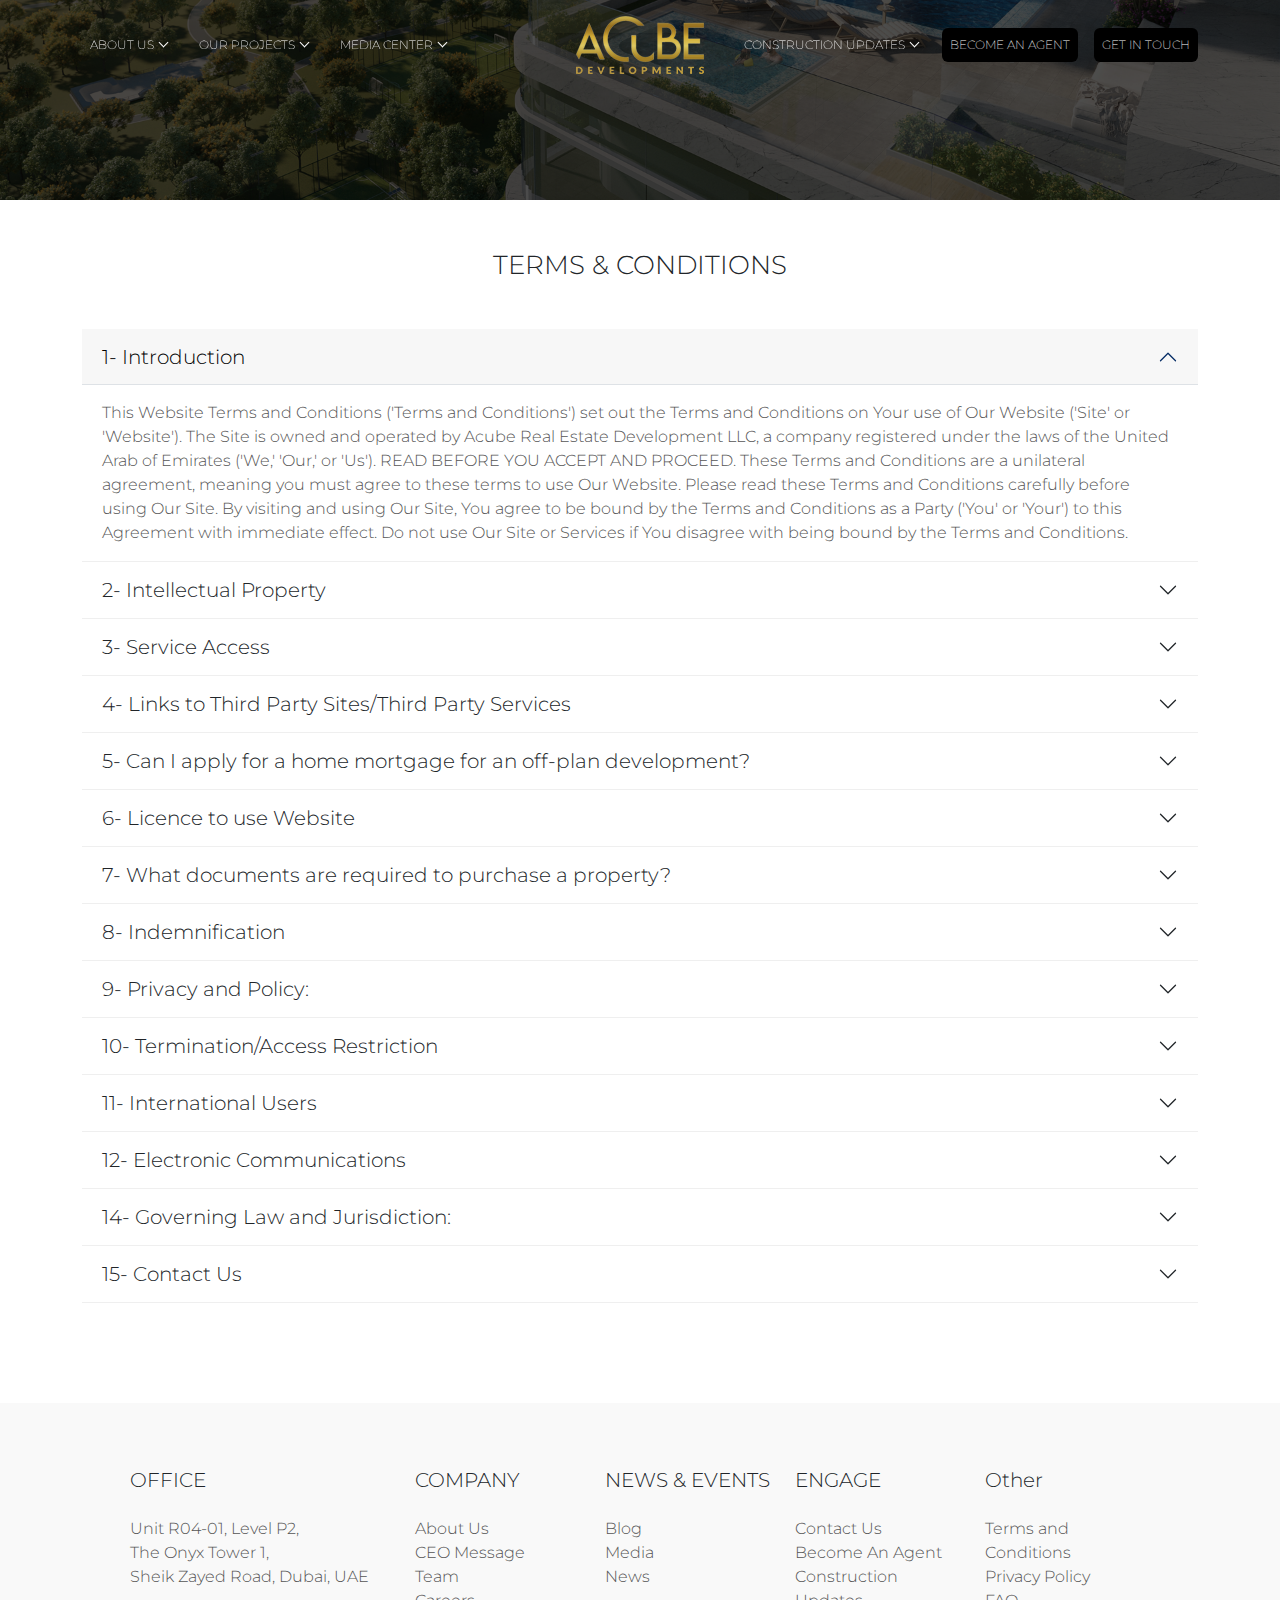
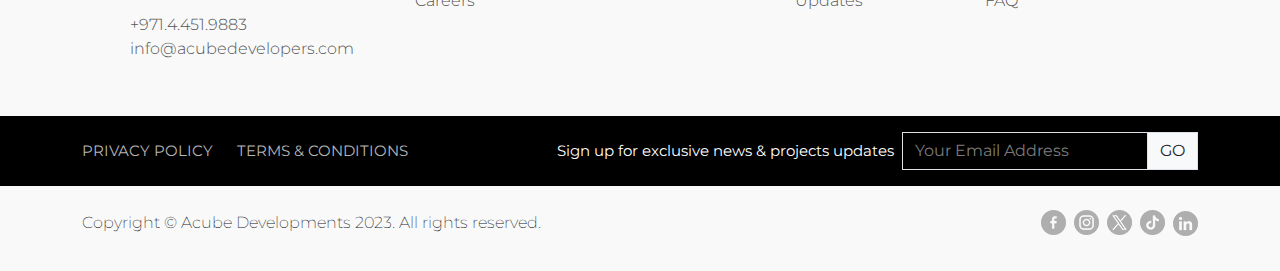
<file: termas.html>
<!DOCTYPE html>
<html lang="en">

<head>
  <meta charset="UTF-8">
  <meta name="viewport" content="width=device-width, initial-scale=1.0">
  <meta http-equiv="X-UA-Compatible" content="ie=edge">
  <title>ACUBE</title>
  <link rel='shortcut icon' href='assets/images/brand-logo.png' type='image/x-icon'>
  <link rel="stylesheet" href="https://cdn.jsdelivr.net/npm/bootstrap@5.3.2/dist/css/bootstrap.min.css">
  <link rel="stylesheet" href="assets/vendor/Swiper-slider/css/swiper-bundle.min.css">
  <link rel="preconnect" href="https://fonts.googleapis.com">
  <link rel="preconnect" href="https://fonts.gstatic.com" crossorigin>
  <link
    href="https://fonts.googleapis.com/css2?family=Italiana&family=Montserrat:wght@200;300;400;500;600;700;800;900&display=swap"
    rel="stylesheet">
  <link rel="stylesheet" href="assets/css/style.css">
</head>

<body>
  <!-- all codes for ===***header***=== starts from here -->
  <header class="header" id="header">
    <div class="container csm">
      <nav class="navbar navbar-expand-xl">
        <a class="navbar-brand d-xl-none" href="index.html">
          <img src="assets/images/project/gold-icon.png" alt="logo" class="img-fluid">
        </a>

        <button class="navbar-toggler bg-light" type="button" data-bs-toggle="collapse" data-bs-target="#mainNav"
          aria-controls="mainNav" aria-expanded="false" aria-label="Toggle navigation">
          <span class="navbar-toggler-icon"></span>
        </button>

        <div class="collapse navbar-collapse" id="mainNav">
          <ul
            class="navbar-nav position-relative align-items-xl-center flex-grow-1 mb-2 mb-lg-0 justify-content-between d-lg-flex">
            <li>
              <ul class="p-0 d-xl-flex">
                <li class="nav-item dropdown me-3">
                  <a class="nav-link dropdown-toggle" href="#" role="button" data-bs-toggle="dropdown"
                    aria-expanded="false">
                    ABOUT US
                  </a>
                  <ul class="dropdown-menu">
                    <li><a class="dropdown-item" href="#">Action</a></li>
                    <li><a class="dropdown-item" href="#">Another action</a></li>
                    <li>
                      <hr class="dropdown-divider">
                    </li>
                    <li><a class="dropdown-item" href="#">Something else here</a></li>
                  </ul>
                </li>
                <li class="nav-item dropdown me-3">
                  <a class="nav-link dropdown-toggle" href="#" role="button" data-bs-toggle="dropdown"
                    aria-expanded="false">
                    OUR PROJECTS
                  </a>
                  <ul class="dropdown-menu">
                    <li><a class="dropdown-item" href="#">Action</a></li>
                    <li><a class="dropdown-item" href="#">Another action</a></li>
                    <li>
                      <hr class="dropdown-divider">
                    </li>
                    <li><a class="dropdown-item" href="#">Something else here</a></li>
                  </ul>
                </li>
                <li class="nav-item dropdown">
                  <a class="nav-link dropdown-toggle" href="#" role="button" data-bs-toggle="dropdown"
                    aria-expanded="false">
                    MEDIA CENTER
                  </a>
                  <ul class="dropdown-menu">
                    <li><a class="dropdown-item" href="#">Action</a></li>
                    <li><a class="dropdown-item" href="#">Another action</a></li>
                    <li>
                      <hr class="dropdown-divider">
                    </li>
                    <li><a class="dropdown-item" href="#">Something else here</a></li>
                  </ul>
                </li>
              </ul>
            </li>

            <li class="lg-logo d-none d-xl-inline-block">
              <a href="index.html">
                <img src="assets/images/project/gold-icon.png" alt="logo" class="img-fluid">
              </a>
            </li>

            <li>
              <ul class="p-0 d-xl-flex">
                <li class="nav-item dropdown">
                  <a class="nav-link dropdown-toggle" href="#" role="button" data-bs-toggle="dropdown"
                    aria-expanded="false">
                    CONSTRUCTION UPDATES
                  </a>
                  <ul class="dropdown-menu">
                    <li><a class="dropdown-item" href="#">Action</a></li>
                    <li><a class="dropdown-item" href="#">Another action</a></li>
                    <li>
                      <hr class="dropdown-divider">
                    </li>
                    <li><a class="dropdown-item" href="#">Something else here</a></li>
                  </ul>
                </li>
                <li class="nav-item dropdown ms-xl-3 mb-1 mb-xl-0">
                  <a class="nav-link bg-black rounded" href="#">
                    BECOME AN AGENT
                  </a>
                </li>
                <li class="nav-item dropdown ms-xl-3">
                  <button type="button" class="nav-link bg-black rounded" data-bs-toggle="modal"
                    data-bs-target="#getInTouch">
                    GET IN TOUCH
                  </button>
                </li>
              </ul>
            </li>
          </ul>
        </div>
      </nav>
    </div>
  </header>
  <!-- all codes for ===***header***=== ended -->

  <!-- all codes for ===***banner***=== starts from here -->
  <section class="banner faq">
  </section>
  <!-- all codes for ===***banner***=== ended -->

  <!-- section faq starts -->
  <section class="faqs">
    <div class="container csm">
      <h3 class="text-center pb-5" style="font-size: 26px;font-weight: 300;">TERMS & CONDITIONS</h3>
      <div class="wrap">
        <div class="accordion" id="faqAccordion">
          <div class="accordion-item">
            <h2 class="accordion-header">
              <button class="accordion-button" type="button" data-bs-toggle="collapse" data-bs-target="#collapseOne"
                aria-expanded="true" aria-controls="collapseOne">
                1- Introduction
              </button>
            </h2>
            <div id="collapseOne" class="accordion-collapse collapse show" data-bs-parent="#faqAccordion">
              <div class="accordion-body">
                <p>This Website Terms and Conditions ('Terms and Conditions') set out the Terms and Conditions on Your
                  use of Our Website ('Site' or 'Website'). The Site is owned and operated by Acube Real Estate
                  Development LLC, a company registered under the laws of the United Arab of Emirates ('We,' 'Our,' or
                  'Us'). READ BEFORE YOU ACCEPT AND PROCEED. These Terms and Conditions are a unilateral agreement,
                  meaning you must agree to these terms to use Our Website. Please read these Terms and Conditions
                  carefully before using Our Site. By visiting and using Our Site, You agree to be bound by the Terms
                  and Conditions as a Party ('You' or 'Your') to this Agreement with immediate effect. Do not use Our
                  Site or Services if You disagree with being bound by the Terms and Conditions.
                </p>
              </div>
            </div>
          </div>

          <div class="accordion-item">
            <h2 class="accordion-header">
              <button class="accordion-button collapsed" type="button" data-bs-toggle="collapse"
                data-bs-target="#collapseTwo" aria-expanded="false" aria-controls="collapseTwo">
                2- Intellectual Property
              </button>
            </h2>
            <div id="collapseTwo" class="accordion-collapse collapse" data-bs-parent="#faqAccordion">
              <div class="accordion-body">
                <p>Lorem ipsum dolor sit amet consectetur.</p>
              </div>
            </div>
          </div>

          <div class="accordion-item">
            <h2 class="accordion-header">
              <button class="accordion-button collapsed" type="button" data-bs-toggle="collapse"
                data-bs-target="#collapseThree" aria-expanded="false" aria-controls="collapseThree">
                3- Service Access
              </button>
            </h2>
            <div id="collapseThree" class="accordion-collapse collapse" data-bs-parent="#faqAccordion">
              <div class="accordion-body">
                <p>Lorem ipsum dolor sit amet consectetur adipisicing elit. Quos, iure magni, error architecto inventore
                  facilis ducimus distinctio magnam earum minima tenetur, mollitia recusandae?</p>
              </div>
            </div>
          </div>

          <div class="accordion-item">
            <h2 class="accordion-header">
              <button class="accordion-button collapsed" type="button" data-bs-toggle="collapse"
                data-bs-target="#collapseFour" aria-expanded="false" aria-controls="collapseFour">
                4- Links to Third Party Sites/Third Party Services
              </button>
            </h2>
            <div id="collapseFour" class="accordion-collapse collapse" data-bs-parent="#faqAccordion">
              <div class="accordion-body">
                <p>Lorem ipsum dolor sit, amet consectetur adipisicing.</p>
              </div>
            </div>
          </div>

          <div class="accordion-item">
            <h2 class="accordion-header">
              <button class="accordion-button collapsed" type="button" data-bs-toggle="collapse"
                data-bs-target="#collapseFive" aria-expanded="false" aria-controls="collapseFive">
                5- Can I apply for a home mortgage for an off-plan development?
              </button>
            </h2>
            <div id="collapseFive" class="accordion-collapse collapse" data-bs-parent="#faqAccordion">
              <div class="accordion-body">
                <p>5 5 5 5- Can I apply for a home mortgage for an off-plan development? </p>
              </div>
            </div>
          </div>

          <div class="accordion-item">
            <h2 class="accordion-header">
              <button class="accordion-button collapsed" type="button" data-bs-toggle="collapse"
                data-bs-target="#collapseSix" aria-expanded="false" aria-controls="collapseSix">
                6- Licence to use Website
              </button>
            </h2>
            <div id="collapseSix" class="accordion-collapse collapse" data-bs-parent="#faqAccordion">
              <div class="accordion-body">
                <p> purchase a property in Dubai?</p>
              </div>
            </div>
          </div>

          <div class="accordion-item">
            <h2 class="accordion-header">
              <button class="accordion-button collapsed" type="button" data-bs-toggle="collapse"
                data-bs-target="#collapseSeven" aria-expanded="false" aria-controls="collapseSeven">
                7- What documents are required to purchase a property?
              </button>
            </h2>
            <div id="collapseSeven" class="accordion-collapse collapse" data-bs-parent="#faqAccordion">
              <div class="accordion-body">
                <p>Lorem ipsum dolor, sit amet consectetur adipisicing elit. Explicabo.\
                  7- What documents are required to purchase a property?
                </p>
              </div>
            </div>
          </div>

          <div class="accordion-item">
            <h2 class="accordion-header">
              <button class="accordion-button collapsed" type="button" data-bs-toggle="collapse"
                data-bs-target="#collapseEight" aria-expanded="false" aria-controls="collapseEight">
                8- Indemnification
              </button>
            </h2>
            <div id="collapseEight" class="accordion-collapse collapse" data-bs-parent="#faqAccordion">
              <div class="accordion-body">
                <p>Lorem, ipsum.</p>
              </div>
            </div>
          </div>

          <div class="accordion-item">
            <h2 class="accordion-header">
              <button class="accordion-button collapsed" type="button" data-bs-toggle="collapse"
                data-bs-target="#collapseNine" aria-expanded="false" aria-controls="collapseNine">
                9- Privacy and Policy:
              </button>
            </h2>
            <div id="collapseNine" class="accordion-collapse collapse" data-bs-parent="#faqAccordion">
              <div class="accordion-body">
                <p>Lorem ipsum, dolor sit amet consectetur adipisicing elit. Id, fugiat quibusdam! Beatae consequuntur
                  voluptatibus non ut obcaecati nisi quam aliquam. Maiores, porro.</p>
              </div>
            </div>
          </div>

          <div class="accordion-item">
            <h2 class="accordion-header">
              <button class="accordion-button collapsed" type="button" data-bs-toggle="collapse"
                data-bs-target="#collapseTen" aria-expanded="false" aria-controls="collapseTen">
                10- Termination/Access Restriction
              </button>
            </h2>
            <div id="collapseTen" class="accordion-collapse collapse" data-bs-parent="#faqAccordion">
              <div class="accordion-body">
                <p>Amet consectetur adipisicing elit. Sint inventore quae quod voluptatibus magni
                  at, iusto ipsa incidunt aut, sunt repellendus.</p>
              </div>
            </div>
          </div>

          <div class="accordion-item">
            <h2 class="accordion-header">
              <button class="accordion-button collapsed" type="button" data-bs-toggle="collapse"
                data-bs-target="#collapseEleven" aria-expanded="false" aria-controls="collapseEleven">
                11- International Users
              </button>
            </h2>
            <div id="collapseEleven" class="accordion-collapse collapse" data-bs-parent="#faqAccordion">
              <div class="accordion-body">
                <p>Amet consectetur adipisicing elit. Sint inventore quae quod voluptatibus magni
                  at, iusto ipsa incidunt aut, sunt repellendus.</p>
              </div>
            </div>
          </div>

          <div class="accordion-item">
            <h2 class="accordion-header">
              <button class="accordion-button collapsed" type="button" data-bs-toggle="collapse"
                data-bs-target="#collapseTwelve" aria-expanded="false" aria-controls="collapseTwelve">
                12- Electronic Communications
              </button>
            </h2>
            <div id="collapseTwelve" class="accordion-collapse collapse" data-bs-parent="#faqAccordion">
              <div class="accordion-body">
                <p>Amet consectetur adipisicing elit. Sint inventore quae quod voluptatibus magni
                  at, iusto ipsa incidunt aut, sunt repellendus.</p>
              </div>
            </div>
          </div>

          <div class="accordion-item">
            <h2 class="accordion-header">
              <button class="accordion-button collapsed" type="button" data-bs-toggle="collapse"
                data-bs-target="#collapseThirteen" aria-expanded="false" aria-controls="collapseThirteen">
                14- Governing Law and Jurisdiction:
              </button>
            </h2>
            <div id="collapseThirteen" class="accordion-collapse collapse" data-bs-parent="#faqAccordion">
              <div class="accordion-body">
                <p>Amet consectetur adipisicing elit. Sint inventore quae quod voluptatibus magni
                  at, iusto ipsa incidunt aut, sunt repellendus.</p>
              </div>
            </div>
          </div>

          <div class="accordion-item">
            <h2 class="accordion-header">
              <button class="accordion-button collapsed" type="button" data-bs-toggle="collapse"
                data-bs-target="#collapseFourteen" aria-expanded="false" aria-controls="collapseFourteen">
                15- Contact Us
              </button>
            </h2>
            <div id="collapseFourteen" class="accordion-collapse collapse" data-bs-parent="#faqAccordion">
              <div class="accordion-body">
                <p>Amet consectetur adipisicing elit. Sint inventore quae quod voluptatibus magni
                  at, iusto ipsa incidunt aut, sunt repellendus.</p>
              </div>
            </div>
          </div>
        </div>
      </div>
    </div>
  </section>
  <!-- section faq ends -->

  <!-- footer -->
  <footer class="footer">
    <div class="topper">
      <div class="container">
        <div class="row gy-5 justify-content-xl-center">
          <div class="col-md-6 col-lg-4 col-xl-3">
            <h3>OFFICE</h3>
            <p>Unit R04-01, Level P2, <br>
              The Onyx Tower 1, <br>
              Sheik Zayed Road, Dubai, UAE <br>
              <br>
              +971.4.451.9883 <br>
              info@acubedevelopers.com
            </p>
          </div>
          <div class="col-md-6 col-lg-4 col-xl-2">
            <h3>COMPANY</h3>
            <ul class="p-0">
              <li><a href="#">About Us</a></li>
              <li><a href="#">CEO Message</a></li>
              <li><a href="#">Team</a></li>
              <li><a href="#">Careers</a></li>
            </ul>
          </div>
          <div class="col-md-6 col-lg-4 col-xl-2">
            <h3>NEWS & EVENTS</h3>
            <ul class="p-0">
              <li><a href="#">Blog</a></li>
              <li><a href="#">Media</a></li>
              <li><a href="#">News</a></li>
            </ul>
          </div>
          <div class="col-md-6 col-lg-4 col-xl-2">
            <h3>ENGAGE</h3>
            <ul class="p-0">
              <li><a href="#">Contact Us</a></li>
              <li><a href="#">Become An Agent</a></li>
              <li><a href="#">Construction Updates</a></li>
            </ul>
          </div>
          <div class="col-md-6 col-lg-4 col-xl-2">
            <h3>Other</h3>
            <ul class="p-0">
              <li><a href="#">Terms and Conditions</a></li>
              <li><a href="#">Privacy Policy</a></li>
              <li><a href="#">FAQ</a></li>
            </ul>
          </div>
        </div>
      </div>
    </div>

    <div class="middle bg-black py-3">
      <div class="container csm">
        <div class="d-lg-flex justify-content-between">
          <ul class="d-md-flex align-items-center p-0">
            <li class="me-4"><a href="#" style="font-size: 15px;color: #b6b6b6;">PRIVACY POLICY</a></li>
            <li><a href="#" style="font-size: 15px;color: #b6b6b6;">TERMS & CONDITIONS</a></li>
          </ul>

          <div class="d-md-flex align-items-center pt-3 pt-md-0">
            <p class="text-white text-nowrap pe-md-2 pb-2 pb-md-0" style="font-size: 15px;">Sign up for exclusive news &
              <br class="d-md-none">
              projects updates
            </p>
            <div class="input-group">
              <input type="text" class="form-control email-sub text-white rounded-0" style="background: transparent;"
                placeholder="Your Email Address" aria-label="Your Email Address" aria-describedby="basic-addon2">
              <div class="input-group-append">
                <button class="input-group-text rounded-0" id="basic-addon2">GO</button>
              </div>
            </div>
          </div>
        </div>
      </div>
    </div>

    <div class="bottom pt-4">
      <div class="container csm">
        <div class="d-md-flex align-items-center justify-content-between">
          <p class="pb-2 pb-md-0" style="font-weight: 15;font-weight: 200;">Copyright © Acube Developments 2023. All
            rights
            reserved.</p>
          <ul class="p-0 d-flex align-items-center">
            <li>
              <a href="#">
                <img src="assets/images/social/facebook.png" alt="a">
              </a>
            </li>
            <li class="ms-2">
              <a href="#">
                <img src="assets/images/social/instagram.png" alt="a">
              </a>
            </li>
            <li class="ms-2">
              <a href="#">
                <img src="assets/images/social/twitter.png" alt="a">
              </a>
            </li>
            <li class="ms-2">
              <a href="#">
                <img src="assets/images/social/tiktok.png" alt="a">
              </a>
            </li>
            <li class="ms-2">
              <a href="#">
                <img src="assets/images/social/linkedin.png" alt="a">
              </a>
            </li>
          </ul>
        </div>
      </div>
    </div>
  </footer>
  <!-- footer ended -->

  <!-- all modal------------------------------------------ -->
  <!-- get in touch Modal -->
  <div class="touch-modal">
    <div class="modal fade" id="getInTouch" tabindex="-1" aria-labelledby="getInTouchLabel" aria-hidden="true">
      <div class="modal-dialog modal-dialog-centered">
        <div class="modal-content rounded-0" style="max-width: 425px;">
          <div class="modal-header pb-0 border-0">
            <h1 class="modal-title fs-5" id="getInTouchLabel"></h1>
            <button type="button" class="btn-close border" data-bs-dismiss="modal" aria-label="Close"></button>
          </div>
          <div class="modal-body p-4">
            <h2 style="font-weight: 300;font-size: 20px;padding-bottom: 20px;">GET IN TOUCH </h2>
            <form>
              <input type="text" class="form-control rounded-0 mb-3" placeholder="Full Name">

              <div class="input-group mb-3 rounded-0">
                <span class="input-group-text rounded-0" id="basic-addon1">
                  <div class="dropdown rounded-0 p-0">
                    <a class="btn rounded-0 p-0 dropdown-toggle d-flex align-items-center" href="#" role="button"
                      data-bs-toggle="dropdown" aria-expanded="false">
                      <img class="me-2" src="assets/images/flags/flag-1.png" alt="uae">971
                    </a>

                    <ul class="dropdown-menu">
                      <li><a class="dropdown-item" href="#"> <img class="me-2" src="assets/images/flags/flag-1.png"
                            alt="uae">971</a></li>
                      <li><a class="dropdown-item" href="#"> <img class="me-2" src="assets/images/flags/flag-1.png"
                            alt="uae">972</a></li>
                      <li><a class="dropdown-item" href="#"> <img class="me-2" src="assets/images/flags/flag-1.png"
                            alt="uae">973</a></li>
                    </ul>
                  </div>
                </span>
                <input type="text" class="form-control rounded-0" aria-label="Username" aria-describedby="basic-addon1">
              </div>

              <input type="email" class="form-control rounded-0 mb-3" placeholder="Email">

              <select name="" id="" class="form-select mb-3 rounded-0">
                <option value="">Interested in?</option>
                <option value="">po1</option>
                <option value="">po2</option>
              </select>

              <div class="d-flex mb-3">
                <input type="checkbox" name="check" id="check">
                <label for="check" style="font-size: 11px;font-weight: 300; margin-left: 5px;">Keep me updated on news
                  and offer </label>
              </div>
              <p style="font-size: 11px;font-weight: 300; margin-bottom: 20px;">Please visit the <a href="#"
                  class="text-black">privacy policy</a> to
                understand how ACUBE
                handles your personal data.</p>
              <button type="button" type="submit" class="btn text-white py-2 rounded-0 w-100 bg-black"
                style="font-size: 13px;">
                SUBMIT
              </button>
            </form>
          </div>
        </div>
      </div>
    </div>
  </div>

  <!-- bookAppoinment modal -->
  <div class="bookAppoinment-modal">
    <div class="modal fade" id="bookAppoinment" tabindex="-1" aria-labelledby="bookAppoinmentLabel" aria-hidden="true">
      <div class="modal-dialog modal-dialog-centered">
        <div class="modal-content rounded-0" style="max-width: 425px;">
          <div class="modal-header pb-0 border-0">
            <h1 class="modal-title fs-5" id="bookAppoinmentLabel"></h1>
            <button type="button" class="btn-close border" data-bs-dismiss="modal" aria-label="Close"></button>
          </div>
          <div class="modal-body p-4">
            <h2 style="font-weight: 300;font-size: 20px;padding-bottom: 20px;">SCHEDULE A CALL
            </h2>
            <form>
              <input type="text" class="form-control rounded-0 mb-3" placeholder="Full Name">

              <div class="input-group mb-3 rounded-0">
                <span class="input-group-text rounded-0" id="basic-addon1">
                  <div class="dropdown rounded-0 p-0">
                    <a class="btn rounded-0 p-0 dropdown-toggle d-flex align-items-center" href="#" role="button"
                      data-bs-toggle="dropdown" aria-expanded="false">
                      <img class="me-2" src="assets/images/flags/flag-1.png" alt="uae">971
                    </a>

                    <ul class="dropdown-menu">
                      <li><a class="dropdown-item" href="#"> <img class="me-2" src="assets/images/flags/flag-1.png"
                            alt="uae">971</a></li>
                      <li><a class="dropdown-item" href="#"> <img class="me-2" src="assets/images/flags/flag-1.png"
                            alt="uae">972</a></li>
                      <li><a class="dropdown-item" href="#"> <img class="me-2" src="assets/images/flags/flag-1.png"
                            alt="uae">973</a></li>
                    </ul>
                  </div>
                </span>
                <input type="text" class="form-control rounded-0" aria-label="Username" aria-describedby="basic-addon1">
              </div>

              <input type="email" class="form-control rounded-0 mb-3" placeholder="Email">

              <div class="row g-1 pb-3">
                <div class="col-6">
                  <input type="date" class="form-control rounded-0" placeholder="Email">
                </div>
                <div class="col-6">
                  <select name="" id="" class="form-select rounded-0">
                    <option value="">Prefered Time(GST)</option>
                    <option value="">po1</option>
                    <option value="">po2</option>
                  </select>
                </div>
              </div>

              <div class="d-flex mb-3">
                <input type="checkbox" name="check" id="check3">
                <label for="check3" style="font-size: 11px;font-weight: 300; margin-left: 5px;">Keep me updated on news
                  and offer </label>
              </div>

              <p style="font-size: 11px;font-weight: 300; margin-bottom: 20px;">Please visit the <a href="#"
                  class="text-black">privacy policy</a> to
                understand how ACUBE
                handles your personal data.</p>
              <button type="button" type="submit" class="btn text-white py-2 rounded-0 w-100 bg-black"
                style="font-size: 13px;">
                SUBMIT
              </button>
            </form>
          </div>
        </div>
      </div>
    </div>
  </div>

  <!-- register Modal -->
  <div class="register-modal">
    <div class="modal fade" id="register" tabindex="-1" aria-labelledby="registerLabel" aria-hidden="true">
      <div class="modal-dialog modal-dialog-centered">
        <div class="modal-content rounded-0" style="max-width: 850px;">
          <div class="modal-body p-0">
            <div class="row">
              <div class="col-md-6 d-none d-md-block p-0">
                <img src="assets/images/register.png" alt="re" class="img-fluid">
              </div>
              <div class="col-md-6 p-4">
                <div class="modal-header pb-0 border-0">
                  <h1 class="modal-title fs-5" id="registerLabel"></h1>
                  <button type="button" class="btn-close border" data-bs-dismiss="modal" aria-label="Close"></button>
                </div>
                <h2 style="font-weight: 300;font-size: 20px;padding-bottom: 20px;">Register your interest</h2>
                <form>
                  <input type="text" class="form-control rounded-0 mb-3" placeholder="Full Name">

                  <div class="input-group mb-3 rounded-0">
                    <span class="input-group-text rounded-0" id="basic-addon1">
                      <div class="dropdown rounded-0 p-0">
                        <a class="btn rounded-0 p-0 dropdown-toggle d-flex align-items-center" href="#" role="button"
                          data-bs-toggle="dropdown" aria-expanded="false">
                          <img class="me-2" src="assets/images/flags/flag-1.png" alt="uae">971
                        </a>

                        <ul class="dropdown-menu">
                          <li><a class="dropdown-item" href="#"> <img class="me-2" src="assets/images/flags/flag-1.png"
                                alt="uae">971</a></li>
                          <li><a class="dropdown-item" href="#"> <img class="me-2" src="assets/images/flags/flag-1.png"
                                alt="uae">972</a></li>
                          <li><a class="dropdown-item" href="#"> <img class="me-2" src="assets/images/flags/flag-1.png"
                                alt="uae">973</a></li>
                        </ul>
                      </div>
                    </span>
                    <input type="text" class="form-control rounded-0" aria-label="Username"
                      aria-describedby="basic-addon1">
                  </div>

                  <input type="email" class="form-control rounded-0 mb-3" placeholder="Email">

                  <select name="" id="" class="form-select mb-3 rounded-0">
                    <option value="">Select a Project</option>
                    <option value="">po1</option>
                    <option value="">po2</option>
                  </select>


                  <p style="font-size: 11px;font-weight: 300; margin-bottom: 20px;">
                    I agree to share my data with Acube Developers, and allow Acube Developers or its affiliates to
                    collect, control or process my data in order to communicate with me. Should I wish to unsubscribe,
                    I
                    will send an email to info@acube.ae. For more information on our Terms & Conditions, Please click
                    here.
                  </p>
                  <button type="button" type="submit" class="btn text-white py-2 rounded-0 w-100 bg-black"
                    style="font-size: 13px;">
                    SUBMIT
                  </button>
                </form>
              </div>
            </div>
          </div>
        </div>
      </div>
    </div>
  </div>
  <!-- all modal------------------------------------------ -->


  <!-- all scripts are starts from here -->
  <script src="https://cdn.jsdelivr.net/npm/bootstrap@5.3.2/dist/js/bootstrap.bundle.min.js"></script>
  <script src="assets/vendor/Swiper-slider/js/swiper-bundle.min.js"></script>
  <script src="assets/js/custom.js"></script>
  <!-- .........script ended............. -->
</body>

</html>
</file>
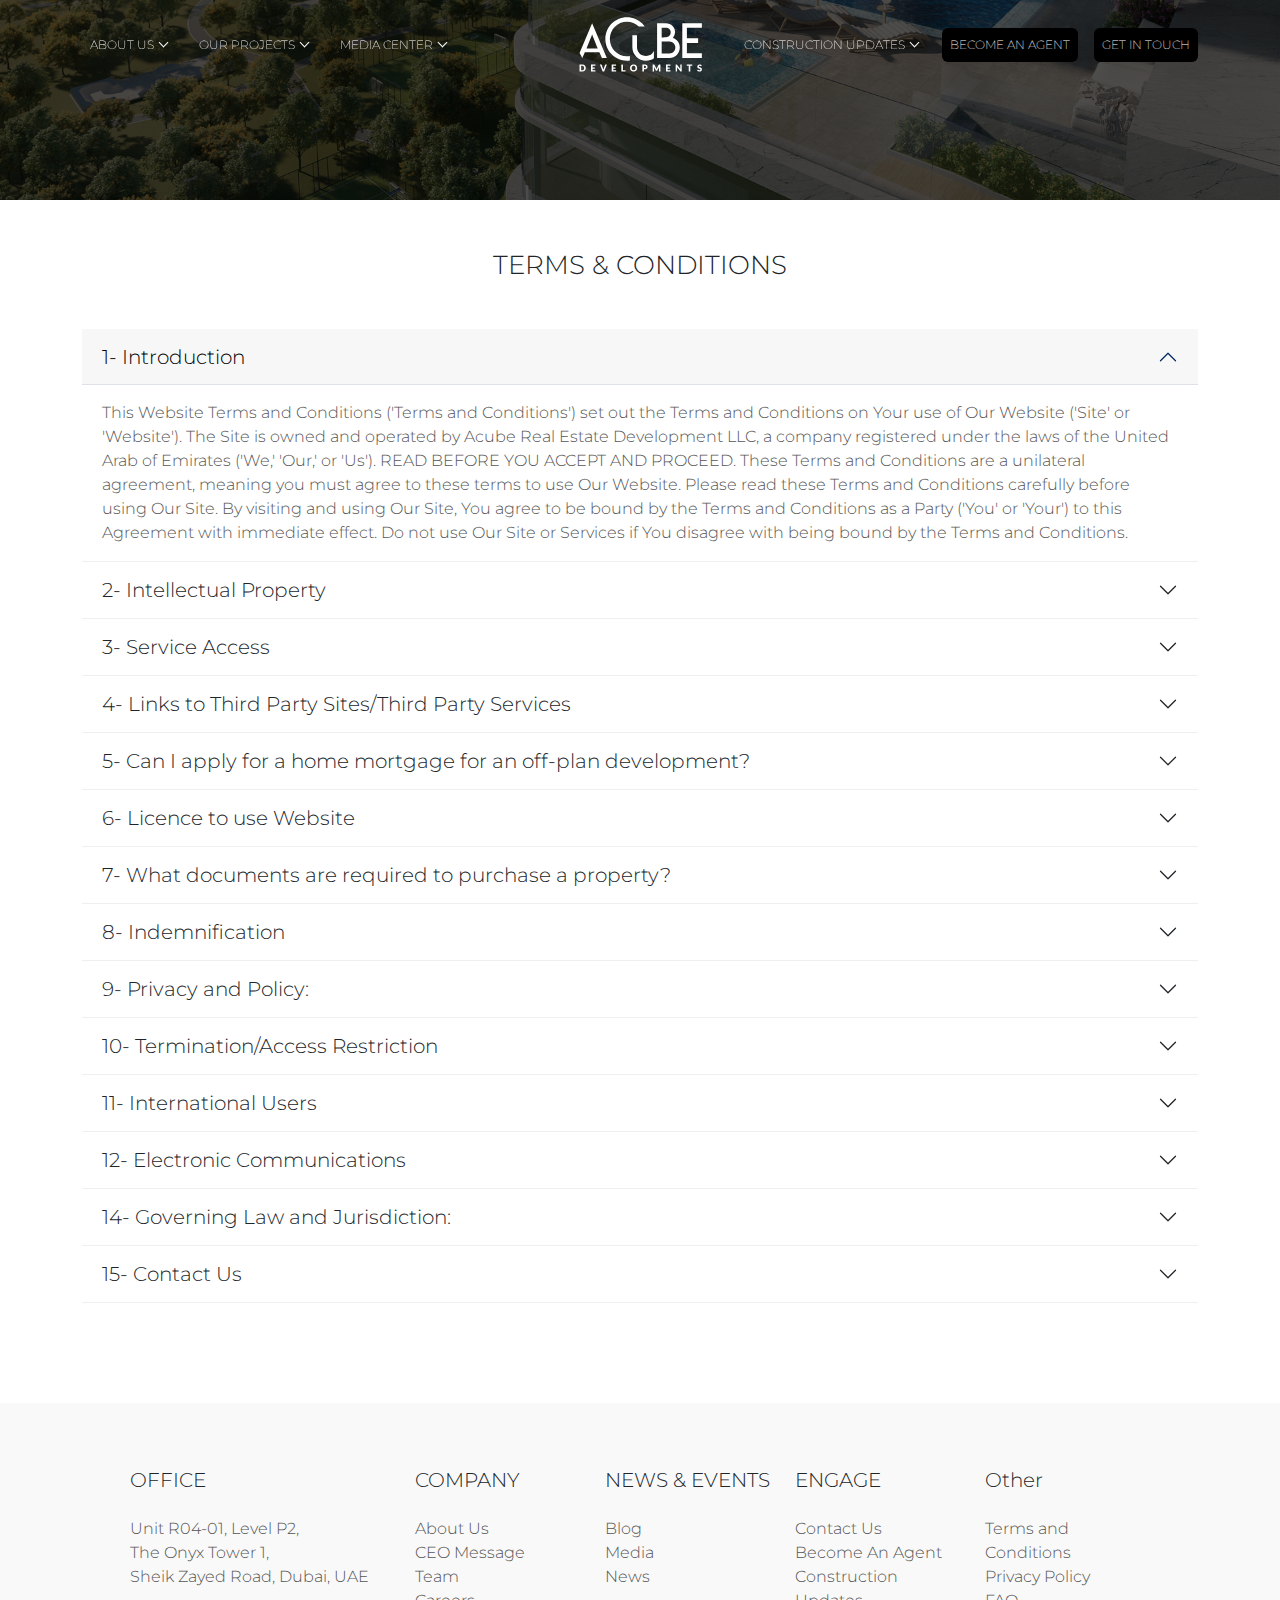
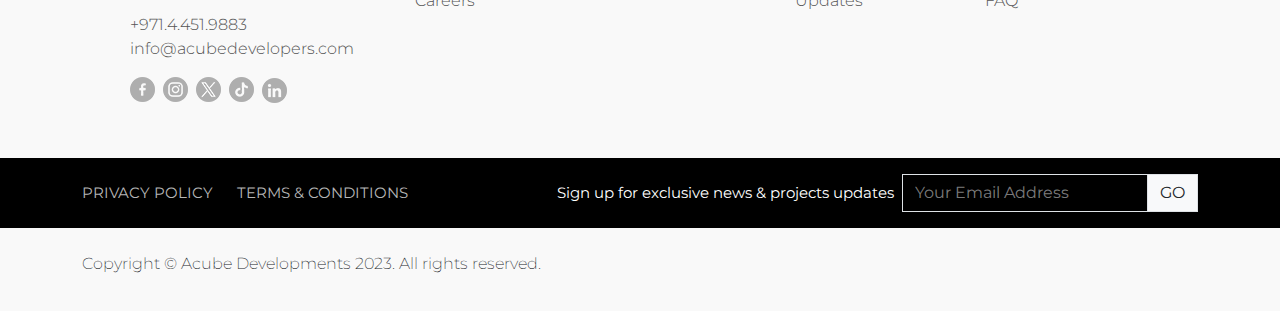
<file: terms.html>
<!DOCTYPE html>
<html lang="en">

<head>
  <meta charset="UTF-8">
  <meta name="viewport" content="width=device-width, initial-scale=1.0">
  <meta http-equiv="X-UA-Compatible" content="ie=edge">
  <title>ACUBE</title>
  <link rel='shortcut icon' href='assets/images/SVGs/favicon.ico' type='image/x-icon'>
  <link rel="stylesheet" href="https://cdn.jsdelivr.net/npm/bootstrap@5.3.2/dist/css/bootstrap.min.css">
  <link rel="stylesheet" href="assets/vendor/Swiper-slider/css/swiper-bundle.min.css">
  <link rel="preconnect" href="https://fonts.googleapis.com">
  <link rel="preconnect" href="https://fonts.gstatic.com" crossorigin>
  <link
    href="https://fonts.googleapis.com/css2?family=Italiana&family=Montserrat:wght@200;300;400;500;600;700;800;900&display=swap"
    rel="stylesheet">
  <link rel="stylesheet" href="assets/css/style.css">
</head>

<body>
  <!-- all codes for ===***header***=== starts from here -->
  <header class="header" id="header">
    <div class="container csm">
      <nav class="navbar navbar-expand-xl">
        <a class="navbar-brand d-xl-none" href="index.html">
          <img src="assets/images/SVGs/logo_WHITE.svg" alt="logo" class="img-fluid">
        </a>

        <button id="trigger" class="navbar-toggler p-2 py-1" type="button">
          <img width="45" src="assets/images/SVGs/menu.svg" alt="menu">
        </button>

        <div class="navbar-collapse hide collapse-res-nav" id="mainNav">
          <ul
            class="navbar-nav position-relative align-items-xl-center flex-grow-1 mb-2 mb-lg-0 justify-content-between d-lg-flex">
            <li>
              <ul class="p-0 d-xl-flex">
                <li class="nav-item dropdown me-3">
                  <a class="nav-link dropdown-toggle" href="#" role="button" data-bs-toggle="dropdown"
                    aria-expanded="false">
                    ABOUT US
                  </a>
                  <ul class="dropdown-menu bg-black p-1 rounded-0">
                    <li><a class="text-white dropdown-item" href="#">Action</a></li>
                    <li><a class="text-white dropdown-item" href="#">Another action</a></li>
                  </ul>
                </li>
                <li class="nav-item dropdown me-3">
                  <a class="nav-link dropdown-toggle" href="#" role="button" data-bs-toggle="dropdown"
                    aria-expanded="false">
                    OUR PROJECTS
                  </a>
                  <ul class="dropdown-menu bg-black p-1 rounded-0">
                    <li><a class="text-white dropdown-item" href="#">Action 3</a></li>
                    <li><a class="text-white dropdown-item" href="#">Another 4 action</a></li>
                  </ul>
                </li>
                <li class="nav-item dropdown">
                  <a class="nav-link dropdown-toggle" href="#" role="button" data-bs-toggle="dropdown"
                    aria-expanded="false">
                    MEDIA CENTER
                  </a>
                  <ul class="dropdown-menu bg-black p-1 rounded-0">
                    <li><a class="text-white dropdown-item" href="#">5 Action</a></li>
                    <li><a class="text-white dropdown-item" href="#">6 Another action</a></li>
                  </ul>
                </li>
              </ul>
            </li>

            <li class="lg-logo d-none d-xl-inline-block">
              <a href="index.html">
                <img src="assets/images/SVGs/logo_WHITE.svg" alt="logo" class="img-fluid">
              </a>
            </li>

            <li>
              <ul class="p-0 d-xl-flex">
                <li class="nav-item dropdown">
                  <a class="nav-link dropdown-toggle" href="#" role="button" data-bs-toggle="dropdown"
                    aria-expanded="false">
                    CONSTRUCTION UPDATES
                  </a>
                  <ul class="dropdown-menu bg-black p-1 rounded-0">
                    <li><a class="text-white dropdown-item" href="#">7 Action</a></li>
                    <li><a class="text-white dropdown-item" href="#">8 8Another action</a></li>
                  </ul>
                </li>
                <li class="nav-item dropdown ms-xl-3 mb-1 mb-xl-0">
                  <a class="nav-link bg-black rounded" href="#">
                    BECOME AN AGENT
                  </a>
                </li>
                <li class="nav-item dropdown ms-xl-3">
                  <button type="button" class="nav-link bg-black rounded" data-bs-toggle="modal"
                    data-bs-target="#getInTouch">
                    GET IN TOUCH
                  </button>
                </li>
              </ul>
            </li>
          </ul>
          <span id="closer" class="text-white position-absolute top-0 end-0 px-3 py-2 d-xl-none">X</span>
        </div>
      </nav>
    </div>
  </header>
  <!-- all codes for ===***header***=== ended -->

  <!-- all codes for ===***banner***=== starts from here -->
  <section class="banner faq">
  </section>
  <!-- all codes for ===***banner***=== ended -->

  <!-- section faq starts -->
  <section class="faqs">
    <div class="container csm">
      <h3 class="text-center pb-5" style="font-size: 26px;font-weight: 300;">TERMS & CONDITIONS</h3>
      <div class="wrap">
        <div class="accordion" id="faqAccordion">
          <div class="accordion-item">
            <h2 class="accordion-header">
              <button class="accordion-button" type="button" data-bs-toggle="collapse" data-bs-target="#collapseOne"
                aria-expanded="true" aria-controls="collapseOne">
                1- Introduction
              </button>
            </h2>
            <div id="collapseOne" class="accordion-collapse collapse show" data-bs-parent="#faqAccordion">
              <div class="accordion-body">
                <p>This Website Terms and Conditions ('Terms and Conditions') set out the Terms and Conditions on Your
                  use of Our Website ('Site' or 'Website'). The Site is owned and operated by Acube Real Estate
                  Development LLC, a company registered under the laws of the United Arab of Emirates ('We,' 'Our,' or
                  'Us'). READ BEFORE YOU ACCEPT AND PROCEED. These Terms and Conditions are a unilateral agreement,
                  meaning you must agree to these terms to use Our Website. Please read these Terms and Conditions
                  carefully before using Our Site. By visiting and using Our Site, You agree to be bound by the Terms
                  and Conditions as a Party ('You' or 'Your') to this Agreement with immediate effect. Do not use Our
                  Site or Services if You disagree with being bound by the Terms and Conditions.
                </p>
              </div>
            </div>
          </div>

          <div class="accordion-item">
            <h2 class="accordion-header">
              <button class="accordion-button collapsed" type="button" data-bs-toggle="collapse"
                data-bs-target="#collapseTwo" aria-expanded="false" aria-controls="collapseTwo">
                2- Intellectual Property
              </button>
            </h2>
            <div id="collapseTwo" class="accordion-collapse collapse" data-bs-parent="#faqAccordion">
              <div class="accordion-body">
                <p>Lorem ipsum dolor sit amet consectetur.</p>
              </div>
            </div>
          </div>

          <div class="accordion-item">
            <h2 class="accordion-header">
              <button class="accordion-button collapsed" type="button" data-bs-toggle="collapse"
                data-bs-target="#collapseThree" aria-expanded="false" aria-controls="collapseThree">
                3- Service Access
              </button>
            </h2>
            <div id="collapseThree" class="accordion-collapse collapse" data-bs-parent="#faqAccordion">
              <div class="accordion-body">
                <p>Lorem ipsum dolor sit amet consectetur adipisicing elit. Quos, iure magni, error architecto inventore
                  facilis ducimus distinctio magnam earum minima tenetur, mollitia recusandae?</p>
              </div>
            </div>
          </div>

          <div class="accordion-item">
            <h2 class="accordion-header">
              <button class="accordion-button collapsed" type="button" data-bs-toggle="collapse"
                data-bs-target="#collapseFour" aria-expanded="false" aria-controls="collapseFour">
                4- Links to Third Party Sites/Third Party Services
              </button>
            </h2>
            <div id="collapseFour" class="accordion-collapse collapse" data-bs-parent="#faqAccordion">
              <div class="accordion-body">
                <p>Lorem ipsum dolor sit, amet consectetur adipisicing.</p>
              </div>
            </div>
          </div>

          <div class="accordion-item">
            <h2 class="accordion-header">
              <button class="accordion-button collapsed" type="button" data-bs-toggle="collapse"
                data-bs-target="#collapseFive" aria-expanded="false" aria-controls="collapseFive">
                5- Can I apply for a home mortgage for an off-plan development?
              </button>
            </h2>
            <div id="collapseFive" class="accordion-collapse collapse" data-bs-parent="#faqAccordion">
              <div class="accordion-body">
                <p>5 5 5 5- Can I apply for a home mortgage for an off-plan development? </p>
              </div>
            </div>
          </div>

          <div class="accordion-item">
            <h2 class="accordion-header">
              <button class="accordion-button collapsed" type="button" data-bs-toggle="collapse"
                data-bs-target="#collapseSix" aria-expanded="false" aria-controls="collapseSix">
                6- Licence to use Website
              </button>
            </h2>
            <div id="collapseSix" class="accordion-collapse collapse" data-bs-parent="#faqAccordion">
              <div class="accordion-body">
                <p> purchase a property in Dubai?</p>
              </div>
            </div>
          </div>

          <div class="accordion-item">
            <h2 class="accordion-header">
              <button class="accordion-button collapsed" type="button" data-bs-toggle="collapse"
                data-bs-target="#collapseSeven" aria-expanded="false" aria-controls="collapseSeven">
                7- What documents are required to purchase a property?
              </button>
            </h2>
            <div id="collapseSeven" class="accordion-collapse collapse" data-bs-parent="#faqAccordion">
              <div class="accordion-body">
                <p>Lorem ipsum dolor, sit amet consectetur adipisicing elit. Explicabo.\
                  7- What documents are required to purchase a property?
                </p>
              </div>
            </div>
          </div>

          <div class="accordion-item">
            <h2 class="accordion-header">
              <button class="accordion-button collapsed" type="button" data-bs-toggle="collapse"
                data-bs-target="#collapseEight" aria-expanded="false" aria-controls="collapseEight">
                8- Indemnification
              </button>
            </h2>
            <div id="collapseEight" class="accordion-collapse collapse" data-bs-parent="#faqAccordion">
              <div class="accordion-body">
                <p>Lorem, ipsum.</p>
              </div>
            </div>
          </div>

          <div class="accordion-item">
            <h2 class="accordion-header">
              <button class="accordion-button collapsed" type="button" data-bs-toggle="collapse"
                data-bs-target="#collapseNine" aria-expanded="false" aria-controls="collapseNine">
                9- Privacy and Policy:
              </button>
            </h2>
            <div id="collapseNine" class="accordion-collapse collapse" data-bs-parent="#faqAccordion">
              <div class="accordion-body">
                <p>Lorem ipsum, dolor sit amet consectetur adipisicing elit. Id, fugiat quibusdam! Beatae consequuntur
                  voluptatibus non ut obcaecati nisi quam aliquam. Maiores, porro.</p>
              </div>
            </div>
          </div>

          <div class="accordion-item">
            <h2 class="accordion-header">
              <button class="accordion-button collapsed" type="button" data-bs-toggle="collapse"
                data-bs-target="#collapseTen" aria-expanded="false" aria-controls="collapseTen">
                10- Termination/Access Restriction
              </button>
            </h2>
            <div id="collapseTen" class="accordion-collapse collapse" data-bs-parent="#faqAccordion">
              <div class="accordion-body">
                <p>Amet consectetur adipisicing elit. Sint inventore quae quod voluptatibus magni
                  at, iusto ipsa incidunt aut, sunt repellendus.</p>
              </div>
            </div>
          </div>

          <div class="accordion-item">
            <h2 class="accordion-header">
              <button class="accordion-button collapsed" type="button" data-bs-toggle="collapse"
                data-bs-target="#collapseEleven" aria-expanded="false" aria-controls="collapseEleven">
                11- International Users
              </button>
            </h2>
            <div id="collapseEleven" class="accordion-collapse collapse" data-bs-parent="#faqAccordion">
              <div class="accordion-body">
                <p>Amet consectetur adipisicing elit. Sint inventore quae quod voluptatibus magni
                  at, iusto ipsa incidunt aut, sunt repellendus.</p>
              </div>
            </div>
          </div>

          <div class="accordion-item">
            <h2 class="accordion-header">
              <button class="accordion-button collapsed" type="button" data-bs-toggle="collapse"
                data-bs-target="#collapseTwelve" aria-expanded="false" aria-controls="collapseTwelve">
                12- Electronic Communications
              </button>
            </h2>
            <div id="collapseTwelve" class="accordion-collapse collapse" data-bs-parent="#faqAccordion">
              <div class="accordion-body">
                <p>Amet consectetur adipisicing elit. Sint inventore quae quod voluptatibus magni
                  at, iusto ipsa incidunt aut, sunt repellendus.</p>
              </div>
            </div>
          </div>

          <div class="accordion-item">
            <h2 class="accordion-header">
              <button class="accordion-button collapsed" type="button" data-bs-toggle="collapse"
                data-bs-target="#collapseThirteen" aria-expanded="false" aria-controls="collapseThirteen">
                14- Governing Law and Jurisdiction:
              </button>
            </h2>
            <div id="collapseThirteen" class="accordion-collapse collapse" data-bs-parent="#faqAccordion">
              <div class="accordion-body">
                <p>Amet consectetur adipisicing elit. Sint inventore quae quod voluptatibus magni
                  at, iusto ipsa incidunt aut, sunt repellendus.</p>
              </div>
            </div>
          </div>

          <div class="accordion-item">
            <h2 class="accordion-header">
              <button class="accordion-button collapsed" type="button" data-bs-toggle="collapse"
                data-bs-target="#collapseFourteen" aria-expanded="false" aria-controls="collapseFourteen">
                15- Contact Us
              </button>
            </h2>
            <div id="collapseFourteen" class="accordion-collapse collapse" data-bs-parent="#faqAccordion">
              <div class="accordion-body">
                <p>Amet consectetur adipisicing elit. Sint inventore quae quod voluptatibus magni
                  at, iusto ipsa incidunt aut, sunt repellendus.</p>
              </div>
            </div>
          </div>
        </div>
      </div>
    </div>
  </section>
  <!-- section faq ends -->

  <!-- footer -->
  <footer class="footer">
    <div class="topper">
      <div class="container">
        <div class="row gy-5 justify-content-xl-center">
          <div class="col-md-6 col-lg-4 col-xl-3">
            <h3>OFFICE</h3>
            <p>Unit R04-01, Level P2, <br>
              The Onyx Tower 1, <br>
              Sheik Zayed Road, Dubai, UAE <br>
              <br>
              +971.4.451.9883 <br>
              info@acubedevelopers.com
            </p>
            <ul class="p-0 pt-3 d-flex align-items-center">
              <li>
                <a href="#">
                  <img src="assets/images/social/facebook.png" alt="a">
                </a>
              </li>
              <li class="ms-2">
                <a href="#">
                  <img src="assets/images/social/instagram.png" alt="a">
                </a>
              </li>
              <li class="ms-2">
                <a href="#">
                  <img src="assets/images/social/twitter.png" alt="a">
                </a>
              </li>
              <li class="ms-2">
                <a href="#">
                  <img src="assets/images/social/tiktok.png" alt="a">
                </a>
              </li>
              <li class="ms-2">
                <a href="#">
                  <img src="assets/images/social/linkedin.png" alt="a">
                </a>
              </li>
            </ul>
          </div>
          <div class="col-6 col-lg-4 col-xl-2">
            <h3>COMPANY</h3>
            <ul class="p-0">
              <li><a href="#">About Us</a></li>
              <li><a href="#">CEO Message</a></li>
              <li><a href="#">Team</a></li>
              <li><a href="#">Careers</a></li>
            </ul>
          </div>
          <div class="col-6 col-lg-4 col-xl-2">
            <h3>NEWS & EVENTS</h3>
            <ul class="p-0">
              <li><a href="#">Blog</a></li>
              <li><a href="#">Media</a></li>
              <li><a href="#">News</a></li>
            </ul>
          </div>
          <div class="col-6 col-lg-4 col-xl-2">
            <h3>ENGAGE</h3>
            <ul class="p-0">
              <li><a href="#">Contact Us</a></li>
              <li><a href="#">Become An Agent</a></li>
              <li><a href="#">Construction Updates</a></li>
            </ul>
          </div>
          <div class="col-6 col-lg-4 col-xl-2">
            <h3>Other</h3>
            <ul class="p-0">
              <li><a href="#">Terms and Conditions</a></li>
              <li><a href="#">Privacy Policy</a></li>
              <li><a href="#">FAQ</a></li>
            </ul>
          </div>
        </div>
      </div>
    </div>

    <div class="middle bg-black py-3">
      <div class="container csm">
        <div class="d-lg-flex justify-content-between">
          <ul class="d-md-flex align-items-center p-0">
            <li class="me-4"><a href="#" style="font-size: 15px;color: #b6b6b6;">PRIVACY POLICY</a></li>
            <li><a href="#" style="font-size: 15px;color: #b6b6b6;">TERMS & CONDITIONS</a></li>
          </ul>

          <div class="d-md-flex align-items-center pt-3 pt-md-0">
            <p class="text-white text-nowrap pe-md-2 pb-2 pb-md-0" style="font-size: 15px;">Sign up for exclusive news &
              projects updates
            </p>
            <div class="input-group">
              <input type="text" class="form-control email-sub text-white rounded-0" style="background: transparent;"
                placeholder="Your Email Address" aria-label="Your Email Address" aria-describedby="basic-addon2">
              <div class="input-group-append">
                <button class="input-group-text rounded-0" id="basic-addon2">GO</button>
              </div>
            </div>
          </div>
        </div>
      </div>
    </div>

    <div class="bottom pt-4">
      <div class="container csm">
        <div class="d-md-flex align-items-center justify-content-between">
          <p class="pb-2 pb-md-0" style="font-weight: 15;font-weight: 200;">Copyright © Acube Developments 2023. All
            rights
            reserved.</p>
        </div>
      </div>
    </div>
  </footer>
  <!-- footer ended -->

  <!-- all modal------------------------------------------ -->
  <!-- get in touch Modal -->
  <div class="touch-modal">
    <div class="modal fade" id="getInTouch" tabindex="-1" aria-labelledby="getInTouchLabel" aria-hidden="true">
      <div class="modal-dialog modal-dialog-centered">
        <div class="modal-content rounded-0" style="max-width: 425px;">
          <div class="modal-header pb-0 border-0">
            <h1 class="modal-title fs-5" id="getInTouchLabel"></h1>
            <button type="button" class="btn-close border" data-bs-dismiss="modal" aria-label="Close"></button>
          </div>
          <div class="modal-body p-4">
            <h2 style="font-weight: 300;font-size: 20px;padding-bottom: 20px;">GET IN TOUCH </h2>
            <form>
              <input type="text" class="form-control rounded-0 mb-3" placeholder="Full Name">

              <div class="input-group mb-3 rounded-0">
                <span class="input-group-text rounded-0" id="basic-addon1">
                  <div class="dropdown rounded-0 p-0">
                    <a class="btn rounded-0 p-0 dropdown-toggle d-flex align-items-center" href="#" role="button"
                      data-bs-toggle="dropdown" aria-expanded="false">
                      <img class="me-2" src="assets/images/flags/flag-1.png" alt="uae">971
                    </a>

                    <ul class="dropdown-menu">
                      <li><a class="dropdown-item" href="#"> <img class="me-2" src="assets/images/flags/flag-1.png"
                            alt="uae">971</a></li>
                      <li><a class="dropdown-item" href="#"> <img class="me-2" src="assets/images/flags/flag-1.png"
                            alt="uae">972</a></li>
                      <li><a class="dropdown-item" href="#"> <img class="me-2" src="assets/images/flags/flag-1.png"
                            alt="uae">973</a></li>
                    </ul>
                  </div>
                </span>
                <input type="text" class="form-control rounded-0" aria-label="Username" aria-describedby="basic-addon1">
              </div>

              <input type="email" class="form-control rounded-0 mb-3" placeholder="Email">

              <select name="" id="" class="form-select mb-3 rounded-0">
                <option value="">Interested in?</option>
                <option value="">po1</option>
                <option value="">po2</option>
              </select>

              <div class="d-flex mb-3">
                <input type="checkbox" name="check" id="check">
                <label for="check" style="font-size: 11px;font-weight: 300; margin-left: 5px;">Keep me updated on news
                  and offer </label>
              </div>
              <p style="font-size: 11px;font-weight: 300; margin-bottom: 20px;">Please visit the <a href="#"
                  class="text-black">privacy policy</a> to
                understand how ACUBE
                handles your personal data.</p>
              <button type="button" type="submit" class="btn text-white py-2 rounded-0 w-100 bg-black"
                style="font-size: 13px;">
                SUBMIT
              </button>
            </form>
          </div>
        </div>
      </div>
    </div>
  </div>

  <!-- bookAppoinment modal -->
  <div class="bookAppoinment-modal">
    <div class="modal fade" id="bookAppoinment" tabindex="-1" aria-labelledby="bookAppoinmentLabel" aria-hidden="true">
      <div class="modal-dialog modal-dialog-centered">
        <div class="modal-content rounded-0" style="max-width: 425px;">
          <div class="modal-header pb-0 border-0">
            <h1 class="modal-title fs-5" id="bookAppoinmentLabel"></h1>
            <button type="button" class="btn-close border" data-bs-dismiss="modal" aria-label="Close"></button>
          </div>
          <div class="modal-body p-4">
            <h2 style="font-weight: 300;font-size: 20px;padding-bottom: 20px;">SCHEDULE A CALL
            </h2>
            <form>
              <input type="text" class="form-control rounded-0 mb-3" placeholder="Full Name">

              <div class="input-group mb-3 rounded-0">
                <span class="input-group-text rounded-0" id="basic-addon1">
                  <div class="dropdown rounded-0 p-0">
                    <a class="btn rounded-0 p-0 dropdown-toggle d-flex align-items-center" href="#" role="button"
                      data-bs-toggle="dropdown" aria-expanded="false">
                      <img class="me-2" src="assets/images/flags/flag-1.png" alt="uae">971
                    </a>

                    <ul class="dropdown-menu">
                      <li><a class="dropdown-item" href="#"> <img class="me-2" src="assets/images/flags/flag-1.png"
                            alt="uae">971</a></li>
                      <li><a class="dropdown-item" href="#"> <img class="me-2" src="assets/images/flags/flag-1.png"
                            alt="uae">972</a></li>
                      <li><a class="dropdown-item" href="#"> <img class="me-2" src="assets/images/flags/flag-1.png"
                            alt="uae">973</a></li>
                    </ul>
                  </div>
                </span>
                <input type="text" class="form-control rounded-0" aria-label="Username" aria-describedby="basic-addon1">
              </div>

              <input type="email" class="form-control rounded-0 mb-3" placeholder="Email">

              <div class="row g-1 pb-3">
                <div class="col-6">
                  <input type="date" class="form-control rounded-0" placeholder="Email">
                </div>
                <div class="col-6">
                  <select name="" id="" class="form-select rounded-0">
                    <option value="">Prefered Time(GST)</option>
                    <option value="">po1</option>
                    <option value="">po2</option>
                  </select>
                </div>
              </div>

              <div class="d-flex mb-3">
                <input type="checkbox" name="check" id="check3">
                <label for="check3" style="font-size: 11px;font-weight: 300; margin-left: 5px;">Keep me updated on news
                  and offer </label>
              </div>

              <p style="font-size: 11px;font-weight: 300; margin-bottom: 20px;">Please visit the <a href="#"
                  class="text-black">privacy policy</a> to
                understand how ACUBE
                handles your personal data.</p>
              <button type="button" type="submit" class="btn text-white py-2 rounded-0 w-100 bg-black"
                style="font-size: 13px;">
                SUBMIT
              </button>
            </form>
          </div>
        </div>
      </div>
    </div>
  </div>

  <!-- register Modal -->
  <div class="register-modal">
    <div class="modal fade" id="register" tabindex="-1" aria-labelledby="registerLabel" aria-hidden="true">
      <div class="modal-dialog modal-dialog-centered">
        <div class="modal-content rounded-0" style="max-width: 850px;">
          <div class="modal-body p-0">
            <div class="row g-0">
              <div class="col-md-6 p-0 p-md-0">
                <div class="text-end">
                  <button type="button" class="btn-close m-1 border d-md-none" data-bs-dismiss="modal"
                    aria-label="Close"></button>
                </div>
                <img src="assets/images/register.png" alt="re" class="img-fluid w-100">
              </div>
              <div class="col-md-6 p-4">
                <div class="modal-header pb-0 border-0">
                  <h1 class="modal-title fs-5" id="registerLabel"></h1>
                  <button type="button" class="btn-close d-none d-md-inline-block border" data-bs-dismiss="modal"
                    aria-label="Close"></button>
                </div>
                <h2 style="font-weight: 300;font-size: 20px;padding-bottom: 20px;">Register your interest</h2>
                <form>
                  <input type="text" class="form-control rounded-0 mb-3" placeholder="Full Name">

                  <div class="input-group mb-3 rounded-0">
                    <span class="input-group-text rounded-0" id="basic-addon1">
                      <div class="dropdown rounded-0 p-0">
                        <a class="btn rounded-0 p-0 dropdown-toggle d-flex align-items-center" href="#" role="button"
                          data-bs-toggle="dropdown" aria-expanded="false">
                          <img class="me-2" src="assets/images/flags/flag-1.png" alt="uae">971
                        </a>

                        <ul class="dropdown-menu">
                          <li><a class="dropdown-item" href="#"> <img class="me-2" src="assets/images/flags/flag-1.png"
                                alt="uae">971</a></li>
                          <li><a class="dropdown-item" href="#"> <img class="me-2" src="assets/images/flags/flag-1.png"
                                alt="uae">972</a></li>
                          <li><a class="dropdown-item" href="#"> <img class="me-2" src="assets/images/flags/flag-1.png"
                                alt="uae">973</a></li>
                        </ul>
                      </div>
                    </span>
                    <input type="text" class="form-control rounded-0" aria-label="Username"
                      aria-describedby="basic-addon1">
                  </div>

                  <input type="email" class="form-control rounded-0 mb-3" placeholder="Email">

                  <select name="" id="" class="form-select mb-3 rounded-0">
                    <option value="">Select a Project</option>
                    <option value="">po1</option>
                    <option value="">po2</option>
                  </select>

                  <p style="font-size: 11px;font-weight: 300; margin-bottom: 20px;">
                    I agree to share my data with Acube Developers, and allow Acube Developers or its affiliates to
                    collect, control or process my data in order to communicate with me. Should I wish to unsubscribe,
                    I
                    will send an email to info@acube.ae. For more information on our Terms & Conditions, Please click
                    here.
                  </p>
                  <button type="button" type="submit" class="btn text-white py-2 rounded-0 w-100 bg-black"
                    style="font-size: 13px;">
                    SUBMIT
                  </button>
                </form>
              </div>
            </div>
          </div>
        </div>
      </div>
    </div>
  </div>
  <!-- all modal------------------------------------------ -->


  <!-- all scripts are starts from here -->
  <script src="https://cdn.jsdelivr.net/npm/bootstrap@5.3.2/dist/js/bootstrap.bundle.min.js"></script>
  <script src="assets/vendor/Swiper-slider/js/swiper-bundle.min.js"></script>
  <script src="assets/js/custom.js"></script>
  <!-- .........script ended............. -->
</body>

</html>
</file>
<file: assets/css/style.css>
@charset "UTF-8";
/*=== abstracts css start === */
@import url("https://fonts.googleapis.com/css2?family=Roboto:wght@300;400;500;700&display=swap");
/*===// end of abstracts css === */
/*=== base css start === */
* {
  margin: 0;
  padding: 0;
  outline: none;
  box-sizing: border-box;
}

::after, ::before {
  box-sizing: border-box;
}

h1, h2, h3, h4, h5, h6, ol, ul, p, address, strong, i {
  margin-top: 0px;
  margin-bottom: 0px;
}

ul, li {
  list-style: none;
}

a, a:hover {
  text-decoration: none;
}

body {
  font-family: "Montserrat", sans-serif;
}

@media (min-width: 1500px) {
  .container.csm {
    max-width: 1300px;
  }
}
@media (min-width: 1500px) {
  .container {
    max-width: 1440px;
  }
}

.section-header {
  font-size: 60px;
  color: #000;
  font-family: "Italiana", sans-serif;
  padding-bottom: 30px;
}

@media (min-width: 768px) {
  .register-modal .modal {
    --bs-modal-width: 850px;
  }
}

.modal input {
  font-size: 14px;
  padding-block: 9px;
}
.modal input::-moz-placeholder {
  font-size: 14px;
}
.modal input::placeholder {
  font-size: 14px;
}
.modal select {
  font-size: 14px;
  padding-block: 9px;
}

.radial-prog1 {
  width: 100px;
  height: 100px;
  border-radius: 50%;
}
.radial-prog1.one {
  background: radial-gradient(closest-side, white 79%, transparent 80% 100%), conic-gradient(#455561 100%, #f5f5f5 0);
}
.radial-prog1.two {
  background: radial-gradient(closest-side, white 79%, transparent 80% 100%), conic-gradient(#455561 75%, #f5f5f5 0);
}
.radial-prog1.three {
  background: radial-gradient(closest-side, white 79%, transparent 80% 100%), conic-gradient(#455561 50%, #f5f5f5 0);
}
.radial-prog1.four {
  background: radial-gradient(closest-side, white 79%, transparent 80% 100%), conic-gradient(#455561 25%, #f5f5f5 0);
}
.radial-prog1.five {
  background: radial-gradient(closest-side, white 79%, transparent 80% 100%), conic-gradient(#455561 0%, #f5f5f5 0);
}
.radial-prog1 span {
  position: absolute;
  font-size: 20px;
  font-weight: 500;
  left: 50px;
  top: 50px;
  transform: translate(-50%, -50%);
}

/*===// end of base css === */
/*=== layouts css start === */
.header {
  position: fixed;
  top: 0;
  left: 0;
  width: 100%;
  z-index: 998;
}
.header .navbar .navbar-brand {
  max-width: 130px;
}
@media (max-width: 1199px) {
  .header .navbar .navbar-nav {
    background: #000;
    padding: 5px;
  }
}
@media (max-width: 767px) {
  .header .navbar .navbar-nav {
    overflow-y: scroll;
  }
}
.header .navbar .navbar-toggler {
  border: none;
}
.header .navbar .navbar-toggler:focus {
  box-shadow: none;
}
@media (min-width: 1200px) {
  .header .navbar .navbar-collapse {
    padding: 20px 0;
  }
}
.header .navbar .collapse-res-nav {
  transition: all 0.3s;
}
@media (max-width: 1199px) {
  .header .navbar .collapse-res-nav {
    transition: all 0.3s;
    left: 0;
    position: fixed;
    top: 0;
    height: 100vh;
    background: #000;
    width: 320px;
    z-index: 999;
    padding: 35px 20px 20px;
  }
  .header .navbar .collapse-res-nav.hide {
    transition: all 0.3s;
    left: -320px;
    overflow: hidden;
  }
}
.header .navbar .collapse-res-nav .dropdown .dropdown-item {
  font-size: 14px;
}
.header .navbar .collapse-res-nav .dropdown .dropdown-item:hover {
  background: #d4af37;
}
.header .navbar .nav-item .nav-link {
  font-size: 12px;
  font-weight: 200;
  color: #ffffff;
}
.header .navbar .nav-item .dropdown-toggle::after {
  border: solid #ffffff;
  border-width: 0 1px 1px 0;
  display: inline-block;
  padding: 3px;
  transform: rotate(45deg);
  -webkit-transform: rotate(45deg);
}
.header .navbar .lg-logo {
  position: absolute;
  left: 50%;
  top: 50%;
  transform: translate(-50%, -50%);
}

.side-nav {
  position: fixed;
  right: 0;
  top: 50%;
  transform: translateY(-50%);
  z-index: 991;
  background: rgba(0, 0, 0, 0.6117647059);
  border-top-left-radius: 5px;
  border-bottom-left-radius: 5px;
}
.side-nav .wrap {
  padding: 12px;
}
.side-nav .wrap ul li {
  position: relative;
}
.side-nav .wrap ul li a {
  display: inline-block;
}
.side-nav .wrap ul li .ttip {
  position: absolute;
  right: calc(100% + 20px);
  top: 0px;
  background: #000;
  color: #fff;
  padding: 5px 20px;
  border-radius: 5px;
  white-space: nowrap;
  display: none;
  font-size: 14px;
}
.side-nav .wrap ul li .ttip::after {
  content: "";
  position: absolute;
  right: -6px;
  top: 50%;
  transform: translateY(-50%) rotate(45deg);
  height: 15px;
  width: 15px;
  background: #000;
}
.side-nav .wrap ul li:hover .ttip {
  display: block;
}
.side-nav li:not(:last-child) {
  padding-bottom: 20px;
}

#closer {
  cursor: pointer;
}

.footer {
  background: #f9f9f9;
  padding: 65px 0 35px;
}
.footer .topper {
  padding-bottom: 55px;
}
.footer .topper h3 {
  font-weight: 300;
  font-size: 20px;
  padding-bottom: 25px;
}
.footer .topper a,
.footer .topper p {
  font-weight: 300;
  color: #555555;
  font-size: 16px;
}
.footer .topper a:hover {
  color: #308ccd;
  font-weight: 500;
}
.footer .email-sub::-moz-placeholder {
  color: rgba(255, 255, 255, 0.4941176471);
}
.footer .email-sub::placeholder {
  color: rgba(255, 255, 255, 0.4941176471);
}

/*===// end of layouts css === */
/*=== components css start === */
.btn-expo {
  background: rgba(0, 0, 0, 0.7137254902);
  color: #fff;
  padding: 10px 15px;
  font-weight: 200;
  font-size: 12px;
  border: 1px solid #000000;
}
.btn-expo:hover {
  background: #000;
}

.offplan-btn {
  border: 0;
  display: inline-block;
  padding: 7px 15px;
  color: #d8b72b;
  background: url(../images/project/111.png);
}
.offplan-btn .white {
  display: none;
}
.offplan-btn:hover {
  background: #000;
  color: #fff;
}
.offplan-btn:hover .yellow {
  display: none;
}
.offplan-btn:hover .white {
  display: inline-block;
}

.banner {
  display: flex;
  align-items: center;
  justify-content: center;
  position: relative;
}
.banner .content-wrapper {
  text-align: center;
  color: #fff;
}
.banner .content-wrapper .heading,
.banner .content-wrapper .sub {
  font-size: 20px;
  text-transform: uppercase;
  font-weight: 200;
}
.banner .content-wrapper .sub {
  text-transform: initial;
}
.banner .content-wrapper .title {
  font-size: 75px;
  font-weight: 400;
  font-family: "Italiana", sans-serif;
}
@media (max-width: 767px) {
  .banner .content-wrapper .heading,
  .banner .content-wrapper .sub {
    font-size: 16px;
  }
  .banner .content-wrapper .title {
    font-size: 55px;
  }
}
.banner .bottom-part {
  position: absolute;
  background: rgba(0, 0, 0, 0.7);
  width: 100%;
  bottom: 0;
  left: 0;
  padding: 20px 0;
}
.banner .bottom-part .book {
  font-size: 12px;
  font-weight: 200;
}
@media (max-width: 767px) {
  .banner .bottom-part {
    padding: 10px 0;
  }
}
.banner.home {
  min-height: 100vh;
  background: url(../images/home-banner.png) no-repeat center center/cover;
}
.banner.listing {
  min-height: 100vh;
  background: url(../images/listing/list-banner.png) no-repeat center center/cover;
}
.banner.agent {
  min-height: 100vh;
  background: url(../images/bocome-agent.png) no-repeat center center/cover;
}
.banner.faq {
  min-height: 200px;
  background: url(../images/project/project-b-bg.png) no-repeat center center/cover;
}
.banner.career {
  min-height: 100vh;
  background: url(../images/oppo.png) no-repeat center center/cover;
}
.banner.project {
  min-height: 100vh;
  background: url(../images/project/project-b-bg.png) no-repeat center center/cover;
}
.banner.project .bottom-part {
  position: fixed;
  z-index: 991;
  bottom: 0;
  left: 0;
  width: 100%;
  background: url(../images/project/bbg2.png) center center/cover;
}
.banner.project .bottom-part .container {
  max-width: 1080px;
}
.banner.project .bottom-part .line-c {
  width: 2px;
  background: rgba(212, 175, 55, 0.2941176471);
}
.banner.project .bottom-part p {
  color: #d4af37;
  font-size: 14px;
  font-weight: 300;
  padding-top: 5px;
}

.number-slider {
  padding-bottom: 40px;
}
.number-slider .swiper-wrapper .swiper-slide {
  padding: 0 10px;
  text-align: center;
}
.number-slider .swiper-button-next {
  top: calc(100% - 10px);
  right: 80px;
}
.number-slider .swiper-button-next::after {
  display: none;
}
.number-slider .swiper-button-prev {
  top: calc(100% - 10px);
  left: calc(100% - 200px);
}
.number-slider .swiper-button-prev::after {
  display: none;
}
.number-slider .swiper-pagination {
  top: calc(100% - 22px);
}
.number-slider .swiper-pagination.swiper-pagination-fraction {
  width: auto;
  left: calc(100% - 155px);
}

/*===// end of components css === */
.view-cate {
  padding: 65px 0 35px;
  margin-bottom: 60px;
  background: url(../images/shadow.png) no-repeat top left;
}
.view-cate .mini-heading {
  font-weight: 300;
  font-size: 18px;
  text-transform: uppercase;
}
.view-cate .title {
  font-size: 100px;
  font-weight: 400;
  font-family: "Italiana", sans-serif;
}
.view-cate .txt .number {
  line-height: 1.1;
  font-size: 45px;
  font-weight: 300;
}
.view-cate .txt .text {
  font-size: 18px;
  font-weight: 300;
}
.view-cate .int-b {
  padding: 16px 35px;
}
@media (max-width: 767px) {
  .view-cate {
    margin-bottom: 20px;
  }
  .view-cate .mini-heading {
    font-size: 16px;
  }
  .view-cate .title {
    font-size: 60px;
  }
  .view-cate .txt .number {
    font-size: 25px;
  }
  .view-cate .txt .text {
    font-size: 14px;
  }
  .view-cate .int-b {
    padding: 10px 15px;
  }
}
.view-cate .vr {
  margin: 5px 35px;
  width: 1px;
  background: rgba(0, 0, 0, 0.55);
  opacity: 0.7;
}
@media (max-width: 767px) {
  .view-cate .vr {
    margin: 5px 10px;
  }
}

.projects {
  padding: 70px 0;
}
.projects .im-wrap {
  overflow: hidden;
}
.projects .im-wrap img {
  transition: all 0.3s;
}
.projects .im-wrap:hover img {
  transform: scale(1.05);
}
.projects .text {
  text-align: center;
}
.projects .text h4 {
  font-family: "Italiana", sans-serif;
  font-size: 35px;
  padding: 25px 0 10px;
}
.projects .text p {
  font-weight: 200;
  font-size: 16px;
}

.latest-news {
  background: #f9f9f9;
  padding: 70px 0;
}
.latest-news .wrapp-news {
  background: url(../images/home/newsbg.png) no-repeat center center/cover;
  color: #fff;
  padding: 145px 80px 235px;
}
.latest-news .wrapp-news h3 {
  font-family: "Italiana", sans-serif;
  font-size: 40px;
}
.latest-news .wrapp-news p {
  font-size: 13px;
  font-weight: 300;
}
.latest-news .news-section {
  margin-top: -125px;
}
.latest-news .news-section .news-card {
  background: #fff;
}
.latest-news .news-section .news-card.colored {
  color: #fff;
  height: 100%;
  background: url(../images/home/n4.png) no-repeat bottom center/cover;
}
.latest-news .news-section .news-card.colored a {
  color: #fff;
  font-weight: 300;
  font-size: 12px;
  display: inline-block;
  padding: 5px 18px 15px;
}
.latest-news .news-section .news-card .text {
  padding: 35px 20px 20px;
}
@media (min-width: 765px) {
  .latest-news .news-section .news-card .text {
    min-height: 350px;
  }
}
@media (min-width: 1200px) {
  .latest-news .news-section .news-card .text {
    min-height: 380px;
  }
}
.latest-news .news-section .news-card .text .mini-title {
  color: #406cb1;
  text-transform: uppercase;
  font-size: 10px;
  font-weight: 400;
}
.latest-news .news-section .news-card .text .heading {
  font-weight: 400;
  font-size: 20px;
  position: relative;
  padding: 15px 0;
}
.latest-news .news-section .news-card .text .heading::after {
  content: "";
  position: absolute;
  left: 0;
  bottom: 0;
  width: 90px;
  height: 1px;
  background: rgba(0, 0, 0, 0.3098039216);
}
.latest-news .news-section .news-card .text .para-r {
  padding-top: 20px;
}
.latest-news .news-section .news-card .text .para-r .para {
  font-weight: 400;
  font-size: 13px;
}
.latest-news .news-section .news-card a {
  color: #000;
  font-weight: 300;
  font-size: 12px;
  display: inline-block;
  padding: 5px 18px 15px;
}
.latest-news .news-section .news-card .image {
  position: relative;
}
.latest-news .news-section .news-card .image::after {
  content: "";
  position: absolute;
  background: #fff;
  width: 20px;
  height: 20px;
  left: 50px;
  top: -10px;
  transform: rotate(45deg);
}
@media (max-width: 767px) {
  .latest-news {
    padding: 50px 0;
  }
  .latest-news .wrapp-news {
    padding: 100px 20px 200px;
  }
}

.featured-in {
  padding: 80px 0;
}
.featured-in .container {
  max-width: 1100px;
}
.featured-in .container .swiper-wrapper {
  align-items: center;
}
.featured-in .container .swiper-wrapper .swiper-slide {
  text-align: center;
  padding: 0 20px;
  position: relative;
  min-height: 70px;
  display: flex;
  align-items: center;
  justify-content: center;
}
.featured-in .container .swiper-wrapper .swiper-slide::after {
  position: absolute;
  content: "";
  left: 0px;
  top: 30px;
  transform: translateY(-50%);
  width: 1px;
  height: 40px;
  background: rgba(0, 0, 0, 0.25);
  z-index: 99;
}

.feedback {
  padding: 80px 0;
}
@media (max-width: 767px) {
  .feedback {
    padding: 60px 0 40px;
  }
}
.feedback .com {
  position: relative;
}
.feedback .com::after {
  font-family: "Times New Roman", Times, serif;
  position: absolute;
  content: "“";
  left: -30px;
  font-size: 60px;
  line-height: 0.9;
  z-index: 8;
  top: 0;
}
@media (max-width: 767px) {
  .feedback .com::after {
    font-size: 25px;
    left: -10px;
  }
}
.feedback .sec-header {
  position: relative;
  overflow: hidden;
}
.feedback .sec-header p {
  font-size: 26px;
  font-weight: 300;
  text-transform: uppercase;
  position: relative;
  z-index: 5;
  display: inline-block;
  padding-right: 10px;
}
@media (max-width: 991px) {
  .feedback .sec-header p {
    font-size: 22px;
  }
}
.feedback .sec-header::after {
  position: absolute;
  content: "";
  width: 100%;
  height: 2px;
  background: #000;
  left: 180px;
  top: 50%;
  z-index: 1;
}
@media (max-width: 991px) {
  .feedback .sec-header::after {
    left: 150px;
  }
}
.feedback h2 {
  font-family: "Italiana", sans-serif;
  font-size: 65px;
}
@media (max-width: 991px) {
  .feedback h2 {
    font-size: 50px;
  }
}
.feedback .testimonial .swiper-slide .parag {
  min-width: none;
  min-height: 140px;
  background: rgb(249, 249, 249);
  padding: 15px;
}
.feedback .testimonial .swiper-slide .parag p {
  color: #828282;
  font-size: 18px;
}
.feedback .testimonial .swiper-slide .name {
  margin-top: 10px;
  padding-right: 50px;
  color: #000000;
  font-size: 18px;
}
.feedback .testimonial .swiper-button-next {
  top: calc(100% - 40px);
  right: calc(100% - 110px);
}
.feedback .testimonial .swiper-button-next::after {
  display: none;
}
.feedback .testimonial .swiper-button-prev {
  top: calc(100% - 40px);
  left: 0px;
}
.feedback .testimonial .swiper-button-prev::after {
  display: none;
}
.feedback .testimonial .swiper-pagination {
  top: calc(100% - 52px);
}
.feedback .testimonial .swiper-pagination.swiper-pagination-fraction {
  width: auto;
  left: 40px;
}

.offplan {
  padding: 80px 0;
  overflow: hidden;
}
.offplan .wrap {
  position: relative;
  z-index: 5;
}
.offplan .wrap::after {
  position: absolute;
  content: "";
  left: 0;
  top: 150px;
  width: 120%;
  height: 72%;
  background: #f9f9f9;
  z-index: 1;
}
.offplan .btms {
  position: relative;
  z-index: 4;
}
.offplan .top {
  position: relative;
  z-index: 5;
}
.offplan .top h2 {
  font-size: 100px;
  font-weight: 400;
  font-family: "Italiana", sans-serif;
}
.offplan .top .plan {
  background: #b99941;
  border-radius: 15px;
  color: #fff;
  font-size: 14px;
  font-weight: 200;
  padding: 2px 20px;
}
.offplan .top .location1 {
  font-size: 14px;
  font-weight: 300;
}
.offplan .top .para-wrap {
  padding: 40px;
}
@media (max-width: 767px) {
  .offplan .top .para-wrap {
    padding: 5px;
  }
}
.offplan p {
  font-size: 20px;
  color: #7b7b7b;
}
@media (max-width: 767px) {
  .offplan {
    padding: 50px 0;
  }
  .offplan .top h2 {
    font-size: 60px;
  }
  .offplan p {
    font-size: 16px;
  }
}

.amenities {
  padding-bottom: 80px;
}
.amenities p {
  font-size: 25px;
  font-family: "Italiana", sans-serif;
  color: #fff;
  padding-top: 10px;
}
.amenities .top {
  padding: 50px 0 180px;
  background: #f9f9f9;
}
.amenities .wrap {
  margin-top: -180px;
}
.amenities .w-card {
  overflow: hidden;
}
.amenities .w-card .bigone {
  transition: all 0.3s;
}
.amenities .w-card:hover .bigone {
  transform: scale(1.06);
}
.amenities .swiper {
  padding-bottom: 30px;
}
@media (max-width: 767px) {
  .amenities .swiper {
    padding-inline: 35px;
  }
}

.Gallery {
  padding: 55px 0;
}
.Gallery .wrap {
  background: url(../images/project/gallery/bg.png) no-repeat right;
  padding-bottom: 20px;
}

.location {
  padding: 25px 0 80px;
}
.location .wrap {
  background: #e3e5e5;
  padding-bottom: 30px;
}
.location .wrap .contents {
  max-width: 1230px;
  margin: auto;
  margin-top: -20px;
  padding: 0 15px;
}
.location .wrap .contents .item {
  margin-bottom: 10px;
}
.location .wrap .contents .icon,
.location .wrap .contents .text {
  background: #fff;
  padding: 10px;
  display: flex;
  align-items: center;
  height: 70px;
}
.location .wrap .contents .icon {
  min-width: 100px;
  max-width: 101px;
  margin-right: 10px;
  justify-content: center;
}
.location .wrap .contents .text {
  flex-grow: 1;
}

.VitrualTour {
  padding: 50px 0 80px;
}
.VitrualTour .vt-card .i360im {
  transition: all 0.3s;
  width: auto;
}
.VitrualTour .vt-card .i360im:hover {
  z-index: 99;
  width: 90px;
}
.VitrualTour p {
  padding-top: 20px;
  font-size: 35px;
  font-family: "Italiana", sans-serif;
  text-align: center;
}
.VitrualTour .modal {
  --bs-modal-width: 100%;
}

.construction {
  padding: 50px 0 80px;
}
.construction .p-wrap {
  display: flex;
  justify-content: center;
  flex-wrap: wrap;
}
.construction .p-wrap .item {
  text-align: center;
  margin: 20px;
}
@media (max-width: 767px) {
  .construction {
    padding: 40px 0 50px;
  }
}

.videos {
  padding: 80px 0;
}
.videos .modal {
  --bs-modal-width: 100%;
}
@media (max-width: 767px) {
  .videos {
    padding: 50px 0;
  }
}

.projects .p-card .im-wrapp {
  overflow: hidden;
}
.projects .p-card .im-wrapp img {
  transition: all 0.3s;
}
@media (min-width: 1200px) {
  .projects .p-card .more-a {
    visibility: hidden;
  }
}
.projects .p-card:hover {
  background: #f6f5f5;
}
.projects .p-card:hover .im-wrapp img {
  transform: scale(1.05);
}
.projects .p-card:hover .more-a {
  visibility: visible;
}

.register-interest {
  padding: 100px 0 120px;
}
@media (max-width: 767px) {
  .register-interest {
    padding: 40px 0 60px;
  }
}
.register-interest .sec-header {
  position: relative;
  overflow: hidden;
}
.register-interest .sec-header p {
  font-size: 26px;
  font-weight: 300;
  text-transform: uppercase;
  background: #fff;
  position: relative;
  z-index: 5;
  display: inline-block;
  padding-right: 10px;
}
.register-interest .sec-header::after {
  position: absolute;
  content: "";
  width: 100%;
  height: 2px;
  background: #000;
  left: 0;
  top: 50%;
  z-index: 1;
}
.register-interest h2 {
  font-family: "Italiana", sans-serif;
  font-size: 65px;
}

.agent-form {
  padding: 100px 0 120px;
}
@media (max-width: 767px) {
  .agent-form {
    padding: 40px 0 60px;
  }
}
.agent-form label {
  font-size: 14px;
  font-weight: 200;
}
.agent-form h4 {
  padding-bottom: 15px;
}
.agent-form input,
.agent-form select {
  width: 100%;
  border: 1px solid #e1e1e1;
  padding: 6px 10px;
}

.faqs {
  padding: 50px 0 100px;
}
.faqs .accordion .accordion-item {
  border-radius: 0;
  border: none;
  border-bottom: 1px solid #efefef;
}
.faqs .accordion .accordion-item .accordion-header .accordion-button {
  border-radius: 0;
  font-size: 20px;
  font-weight: 300;
}
.faqs .accordion .accordion-item .accordion-header .accordion-button:not(.collapsed) {
  background: rgba(187, 187, 187, 0.1215686275);
  color: #000;
}
@media (max-width: 767px) {
  .faqs .accordion .accordion-item .accordion-header .accordion-button {
    font-size: 17px;
  }
}
.faqs .accordion .accordion-item .accordion-header .accordion-button:focus {
  box-shadow: none;
}
.faqs .accordion .accordion-item .accordion-body p {
  font-size: 16px;
  font-weight: 300;
  color: #565656;
}
@media (max-width: 767px) {
  .faqs .accordion .accordion-item .accordion-body p {
    font-size: 15px;
  }
}

.development .b-wrapper {
  padding: 100px 0 100px;
  background: url(../images/shadow.png) no-repeat top right;
}
.development .b-wrapper .mh-wrap {
  position: relative;
  overflow: hidden;
}
.development .b-wrapper .mh-wrap::after {
  position: absolute;
  content: "";
  left: 220px;
  top: 50%;
  transform: translateY(-50%);
  height: 2px;
  width: 70%;
  background: #000;
}
.development .b-wrapper .mh-wrap .mini-heading {
  font-weight: 300;
  font-size: 26px;
  text-transform: uppercase;
  display: inline-block;
  position: relative;
  z-index: 8;
  padding-right: 10px;
}
.development .b-wrapper .title {
  padding-top: 20px;
  font-size: 65px;
  font-weight: 400;
  font-family: "Italiana", sans-serif;
  padding-bottom: 40px;
}
.development .b-wrapper .para {
  font-size: 18px;
}
.development .b-wrapper a {
  font-size: 16px;
  color: #000;
}
.development .b-wrapper a:hover img {
  transform: translatex(5px);
}
@media (max-width: 991px) {
  .development .b-wrapper {
    padding: 40px 0;
  }
  .development .b-wrapper .mini-heading {
    font-size: 16px;
  }
  .development .b-wrapper .title {
    font-size: 45px;
  }
  .development .b-wrapper .para {
    font-size: 16px;
  }
}
.development.about-us {
  margin-top: 50px;
  margin-bottom: 50px;
}
@media (max-width: 991px) {
  .development.about-us {
    margin-top: 0px;
    margin-bottom: 0px;
  }
}
.development.ceo-message {
  margin-top: 80px;
}
@media (max-width: 991px) {
  .development.ceo-message {
    margin-top: 0px;
  }
}
.development.ceo-message .b-wrapper {
  background: url(../images/shadow1.png) no-repeat top left;
}
@media (min-width: 1200px) {
  .development.ceo-message .ceo-i {
    max-width: 100%;
  }
}

.our-team {
  padding: 100px 0 80px;
}
@media (max-width: 767px) {
  .our-team {
    padding: 60px 0 40px;
  }
}
.our-team .sec-header {
  position: relative;
  overflow: hidden;
}
.our-team .sec-header p {
  font-size: 26px;
  font-weight: 300;
  text-transform: uppercase;
  background: #fff;
  position: relative;
  z-index: 5;
  display: inline-block;
  padding-right: 10px;
}
.our-team .sec-header::after {
  position: absolute;
  content: "";
  width: 100%;
  height: 2px;
  background: #000;
  left: 0;
  top: 50%;
  z-index: 1;
}
.our-team h2 {
  font-family: "Italiana", sans-serif;
  font-size: 65px;
}

.career-posts {
  padding: 100px 0;
}
.career-posts .accordion .accordion-item {
  border-radius: 0;
  border: none;
  border-bottom: 1px solid #efefef;
}
.career-posts .accordion .accordion-item .accordion-header .accordion-button {
  border-radius: 0;
  font-size: 18px;
  font-weight: 300;
  color: #5f5f5f;
}
.career-posts .accordion .accordion-item .accordion-header .accordion-button:not(.collapsed) {
  background: rgba(187, 187, 187, 0.1215686275);
  color: #000;
}
.career-posts .accordion .accordion-item .accordion-header .accordion-button:not(.collapsed)::after {
  transition: none;
  width: auto;
  height: auto;
  content: "X";
  background-image: none;
}
.career-posts .accordion .accordion-item .accordion-header .accordion-button.collapsed::after {
  transition: none;
  width: auto;
  height: auto;
  content: "Apply Now ->";
  background-image: none;
  white-space: nowrap;
  font-size: 18px;
  right: 0;
}
@media (max-width: 767px) {
  .career-posts .accordion .accordion-item .accordion-header .accordion-button.collapsed::after {
    font-size: 15px;
  }
}
.career-posts .accordion .accordion-item .accordion-header .accordion-button:focus {
  box-shadow: none;
}
@media (max-width: 767px) {
  .career-posts .accordion .accordion-item .accordion-header .accordion-button {
    font-size: 16px;
  }
}
.career-posts .accordion .accordion-item .accordion-body p,
.career-posts .accordion .accordion-item .accordion-body li {
  font-size: 16px;
  font-weight: 300;
  color: #5f5f5f;
}
.career-posts .accordion .accordion-item .accordion-body label {
  font-size: 14px;
  font-weight: 200;
}
.career-posts .accordion .accordion-item .accordion-body h4 {
  padding-bottom: 15px;
}
.career-posts .accordion .accordion-item .accordion-body input,
.career-posts .accordion .accordion-item .accordion-body select {
  width: 100%;
  border: 1px solid #e1e1e1;
  padding: 6px 10px;
}

.all-news .first-section {
  padding: 65px 0 50px;
}
.all-news .first-section .nc-wrapper {
  display: grid;
  gap: 30px;
}
@media (min-width: 992px) {
  .all-news .first-section .nc-wrapper {
    grid-template-columns: 1fr 1fr;
  }
}
.all-news .first-section .nc-wrapper .news-card {
  background: #f9f9f9;
  padding: 40px;
}
.all-news .first-section .news-card .text {
  padding-top: 20px;
}
.all-news .first-section .news-card .text .mini-title {
  color: #3d6195;
  font-size: 14px;
  font-weight: 300;
}
.all-news .first-section .news-card .text .head-wrap {
  position: relative;
  padding: 20px 10px 20px 0;
  background: #f9f9f9;
}
@media (min-width: 768px) {
  .all-news .first-section .news-card .text .head-wrap {
    margin-right: -100px;
  }
}
.all-news .first-section .news-card .text .head-wrap .heading {
  font-weight: 300;
  font-size: 25px;
}
.all-news .first-section .news-card .text .head-wrap::after {
  content: "";
  position: absolute;
  left: 0;
  bottom: 0;
  width: 50px;
  height: 3px;
  background: rgba(0, 0, 0, 0.3098039216);
}
.all-news .first-section .news-card .text .para-r {
  padding-top: 20px;
}
.all-news .first-section .news-card .text .para-r .para {
  font-weight: 300;
  font-size: 14px;
  color: #606060;
}
.all-news .first-section .news-card a {
  margin-top: 20px;
  color: #b29542;
  font-weight: 300;
  font-size: 12px;
  display: inline-block;
  transition: 0.1s;
}
.all-news .first-section .news-card a img {
  transition: 0.3s;
}
.all-news .first-section .news-card a:hover {
  font-weight: 400;
}
.all-news .first-section .news-card a:hover img {
  transform: translateX(10px);
}
@media (min-width: 768px) {
  .all-news .first-section.wide .news-card .head-wrap {
    margin-right: -180px;
  }
}
@media (max-width: 767px) {
  .all-news .first-section .nmdesia {
    width: 100%;
  }
}

.timeline .container {
  max-width: 1220px;
}
.timeline .nav-tabs {
  border: none;
}
.timeline .nav-tabs.year-nav {
  max-width: 640px;
  margin: auto;
  justify-content: space-between;
  position: relative;
  margin-bottom: 60px;
}
@media (max-width: 767px) {
  .timeline .nav-tabs.year-nav {
    margin: 0 20px 60px;
  }
}
.timeline .nav-tabs.month-nav {
  max-width: 800px;
  margin: auto;
  justify-content: space-between;
  position: relative;
  margin-bottom: 60px;
}
@media (max-width: 767px) {
  .timeline .nav-tabs.month-nav .nav-link {
    font-size: 10px;
  }
}
.timeline .nav-tabs::after {
  position: absolute;
  content: "";
  height: 1px;
  width: 100%;
  background: #cccccc;
  left: 0;
  top: 50%;
  transform: translateY(-50%);
}
.timeline .nav-tabs .nav-link {
  padding: 0;
  background: #ffffff;
  border: 1px solid #cccccc;
  color: #8f8f8f;
  height: 15px;
  width: 15px;
  border-radius: 50%;
  position: relative;
  z-index: 9;
  position: relative;
}
.timeline .nav-tabs .nav-link.active {
  background: #455561;
  color: #455561;
}
.timeline .nav-tabs .nav-link span {
  position: absolute;
  left: 50%;
  top: 100%;
  transform: translateX(-50%);
}
.timeline .slider-wrapper-parent {
  padding: 20px;
  background: #f9f9f9;
  display: grid;
  grid-template-columns: 1fr 4fr;
  gap: 20px;
}
.timeline .slider-wrapper-parent .swiper {
  width: 100%;
  height: 500px;
  margin-left: auto;
  margin-right: auto;
}
@media (max-width: 767px) {
  .timeline .slider-wrapper-parent .swiper {
    height: 250px;
  }
}
.timeline .slider-wrapper-parent .swiper-slide {
  background-size: cover;
  background-position: center;
}
.timeline .slider-wrapper-parent .mySwiper2 {
  height: 80%;
  width: 100%;
}
.timeline .slider-wrapper-parent .mySwiper {
  height: 20%;
  box-sizing: border-box;
  padding: 10px 0;
}
.timeline .slider-wrapper-parent .mySwiper .swiper-slide {
  width: 25%;
  height: 100%;
  opacity: 0.4;
}
.timeline .slider-wrapper-parent .mySwiper .swiper-slide-thumb-active {
  opacity: 1;
}
.timeline .slider-wrapper-parent .swiper-slide img {
  display: block;
  width: 100%;
  height: 100%;
  -o-object-fit: cover;
     object-fit: cover;
}
.timeline .slider-wrapper-parent .swiper-button-prev::after,
.timeline .slider-wrapper-parent .swiper-button-next::after {
  font-size: 20px;
  font-weight: 700;
}/*# sourceMappingURL=style.css.map */
</file>
